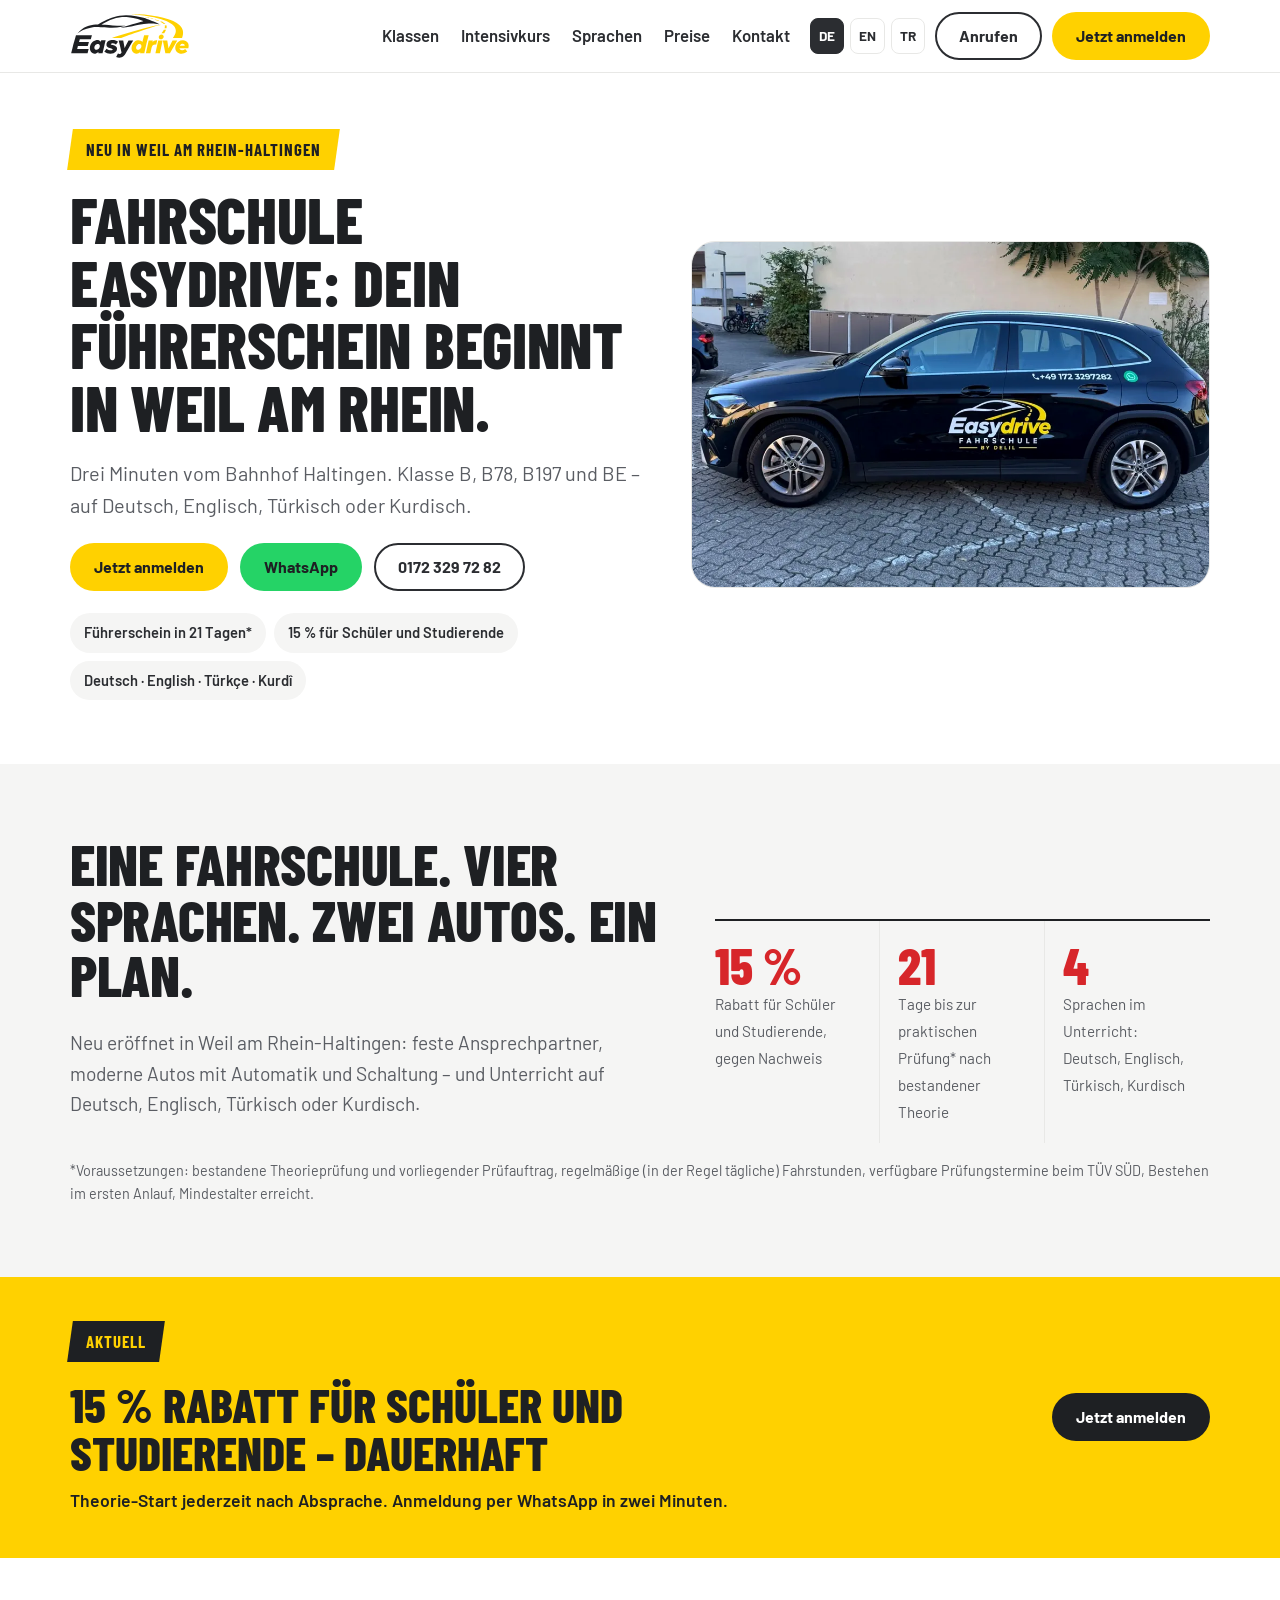
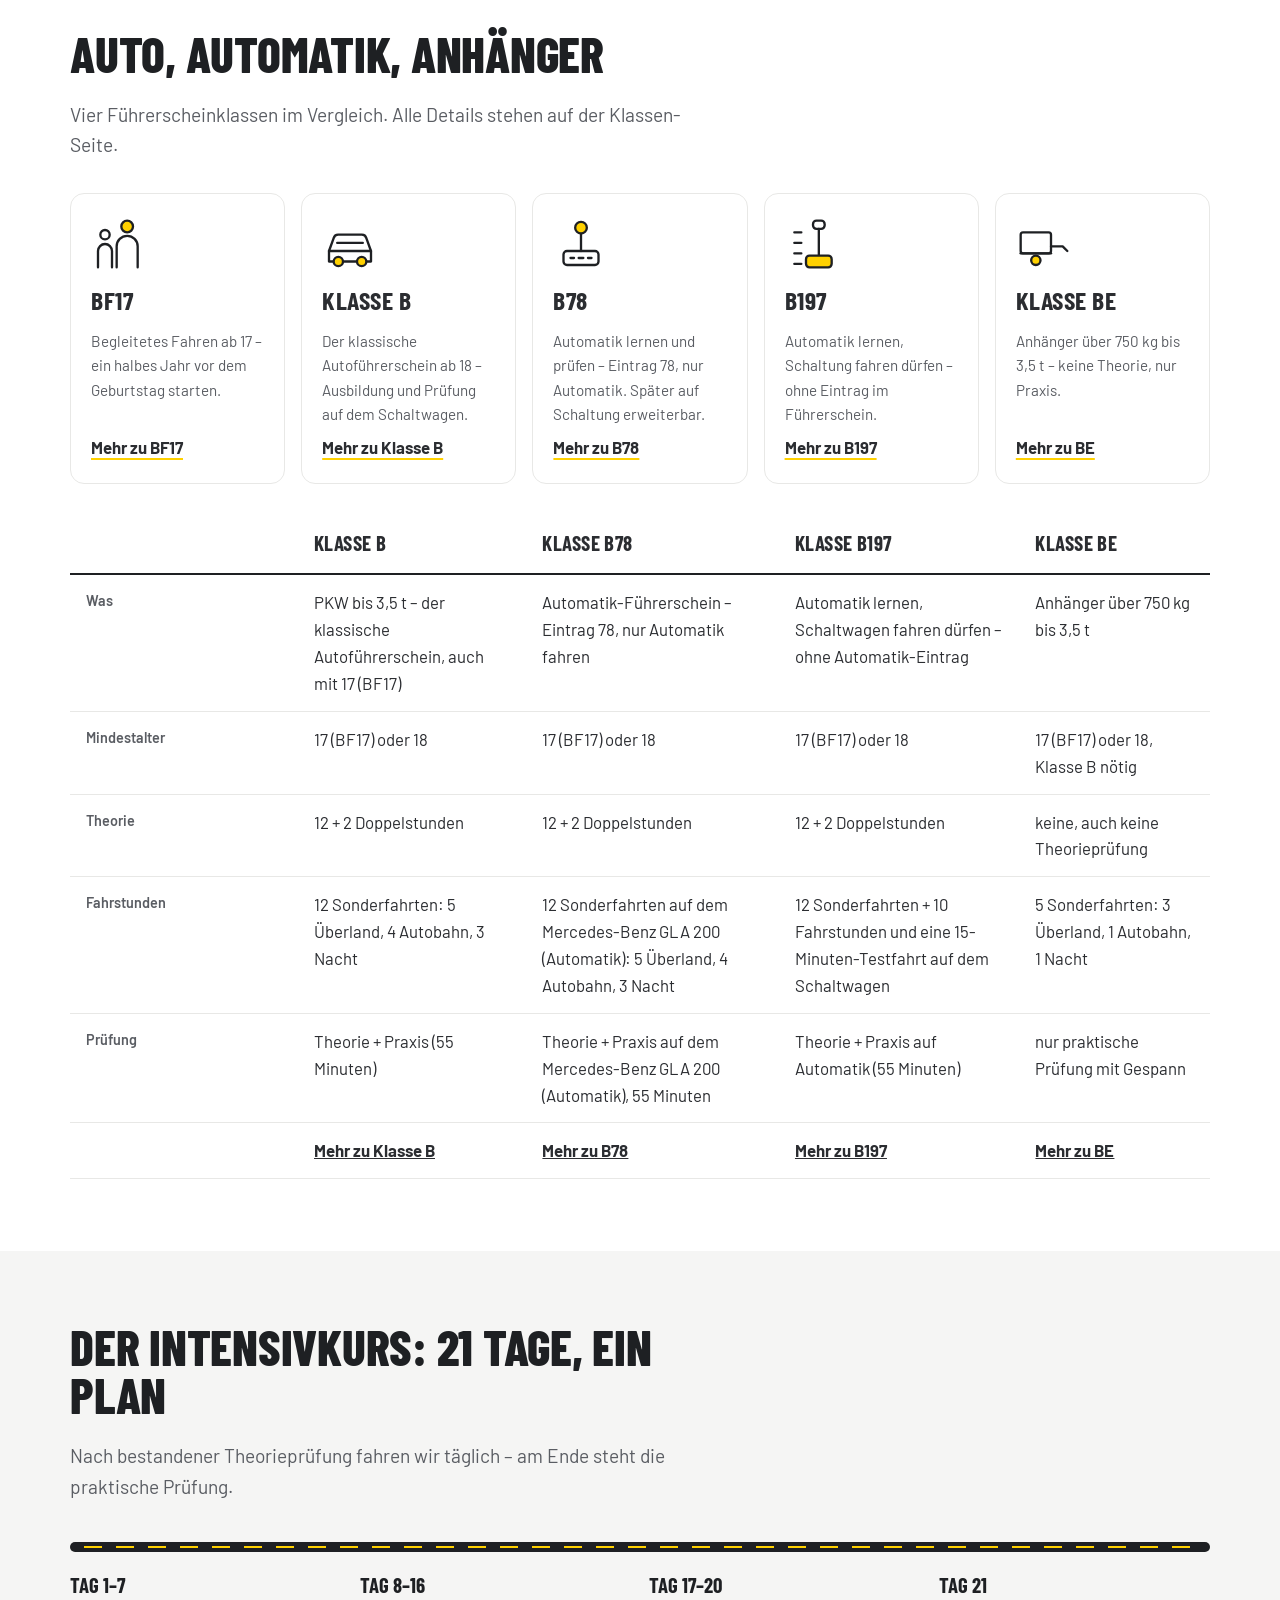
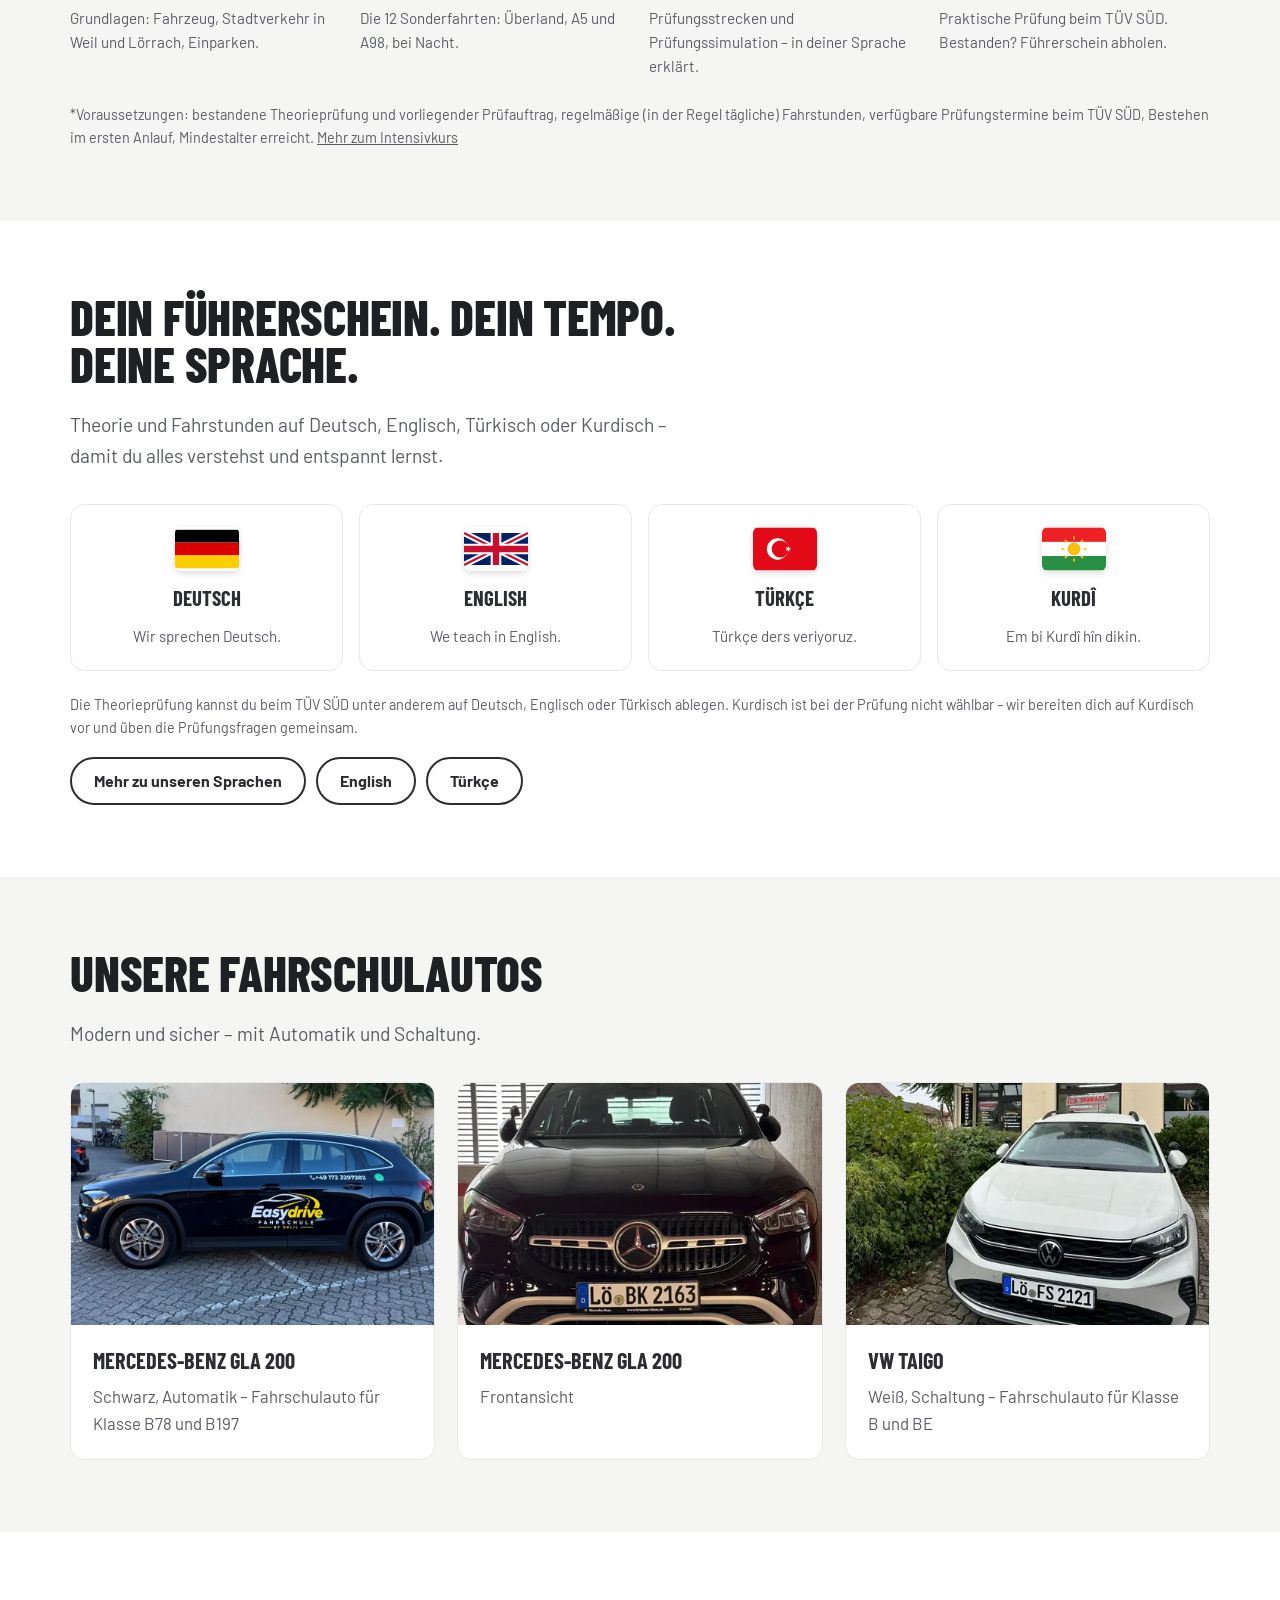
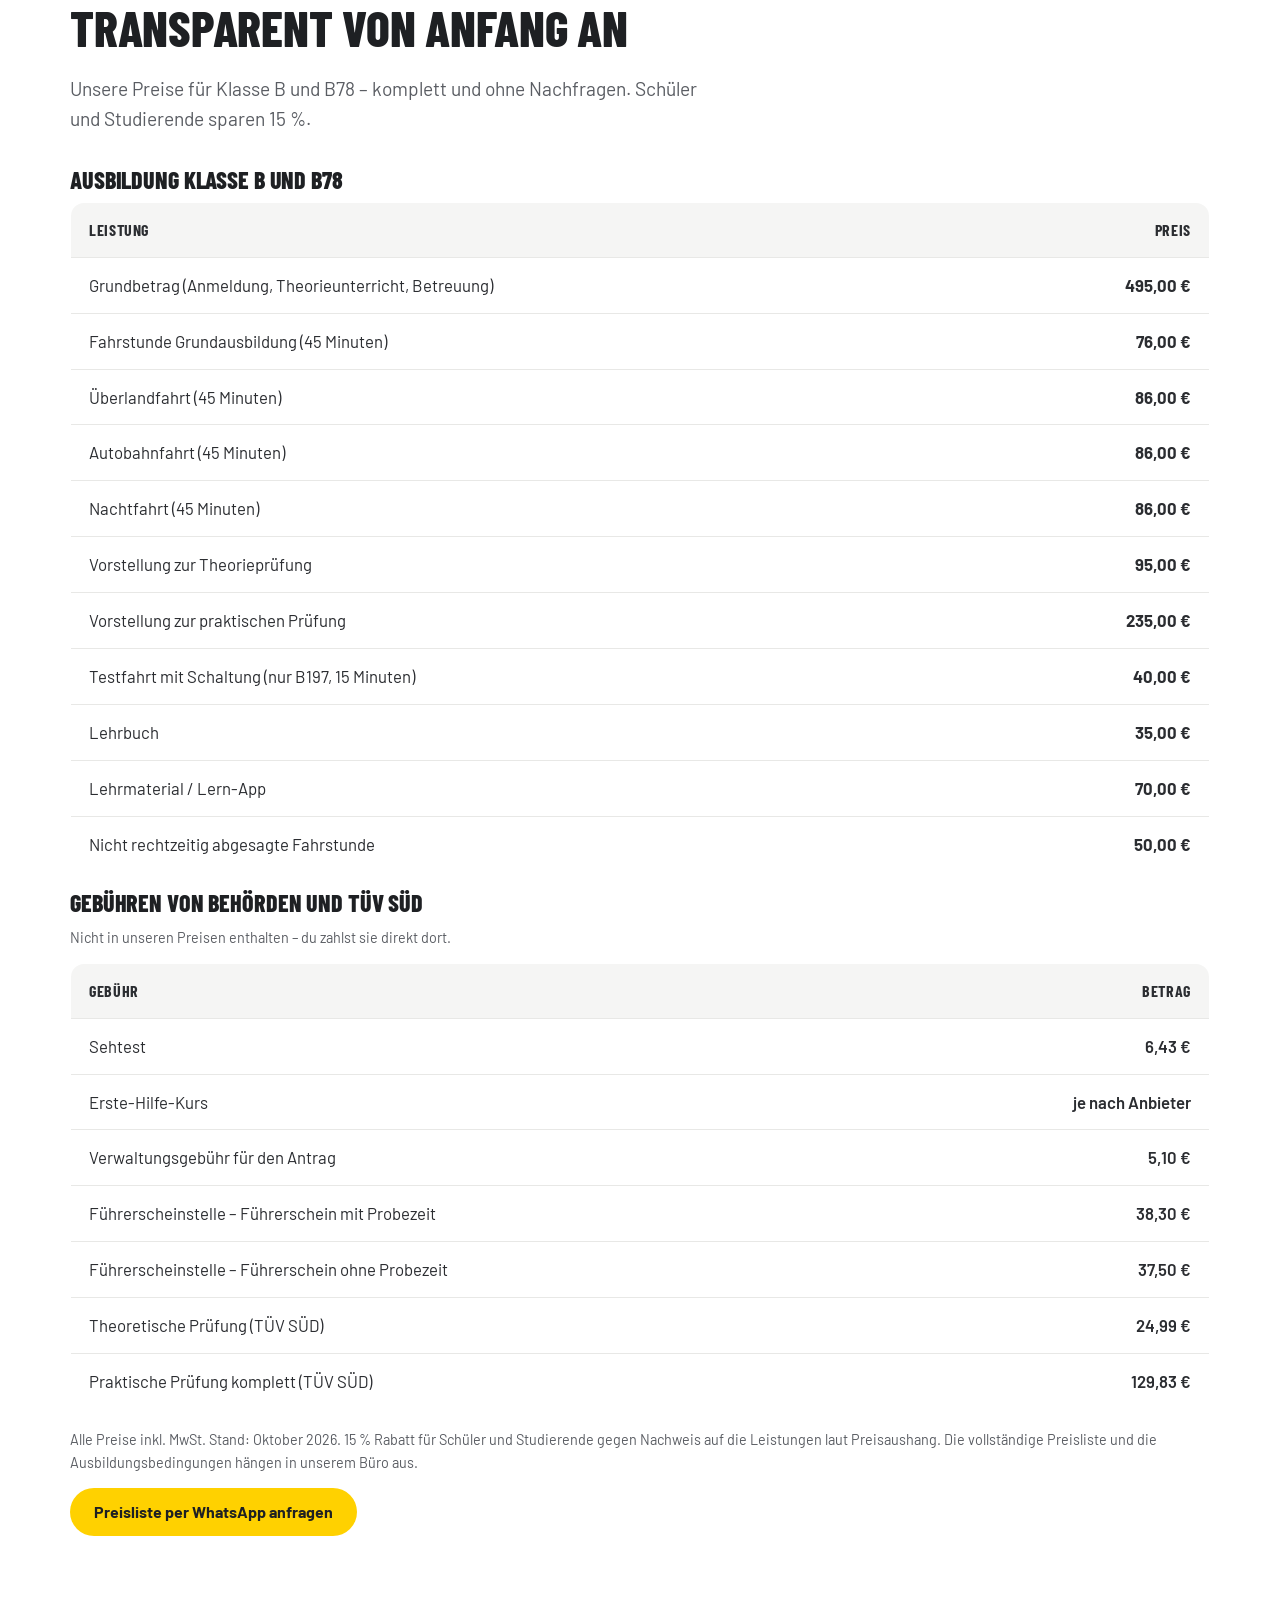
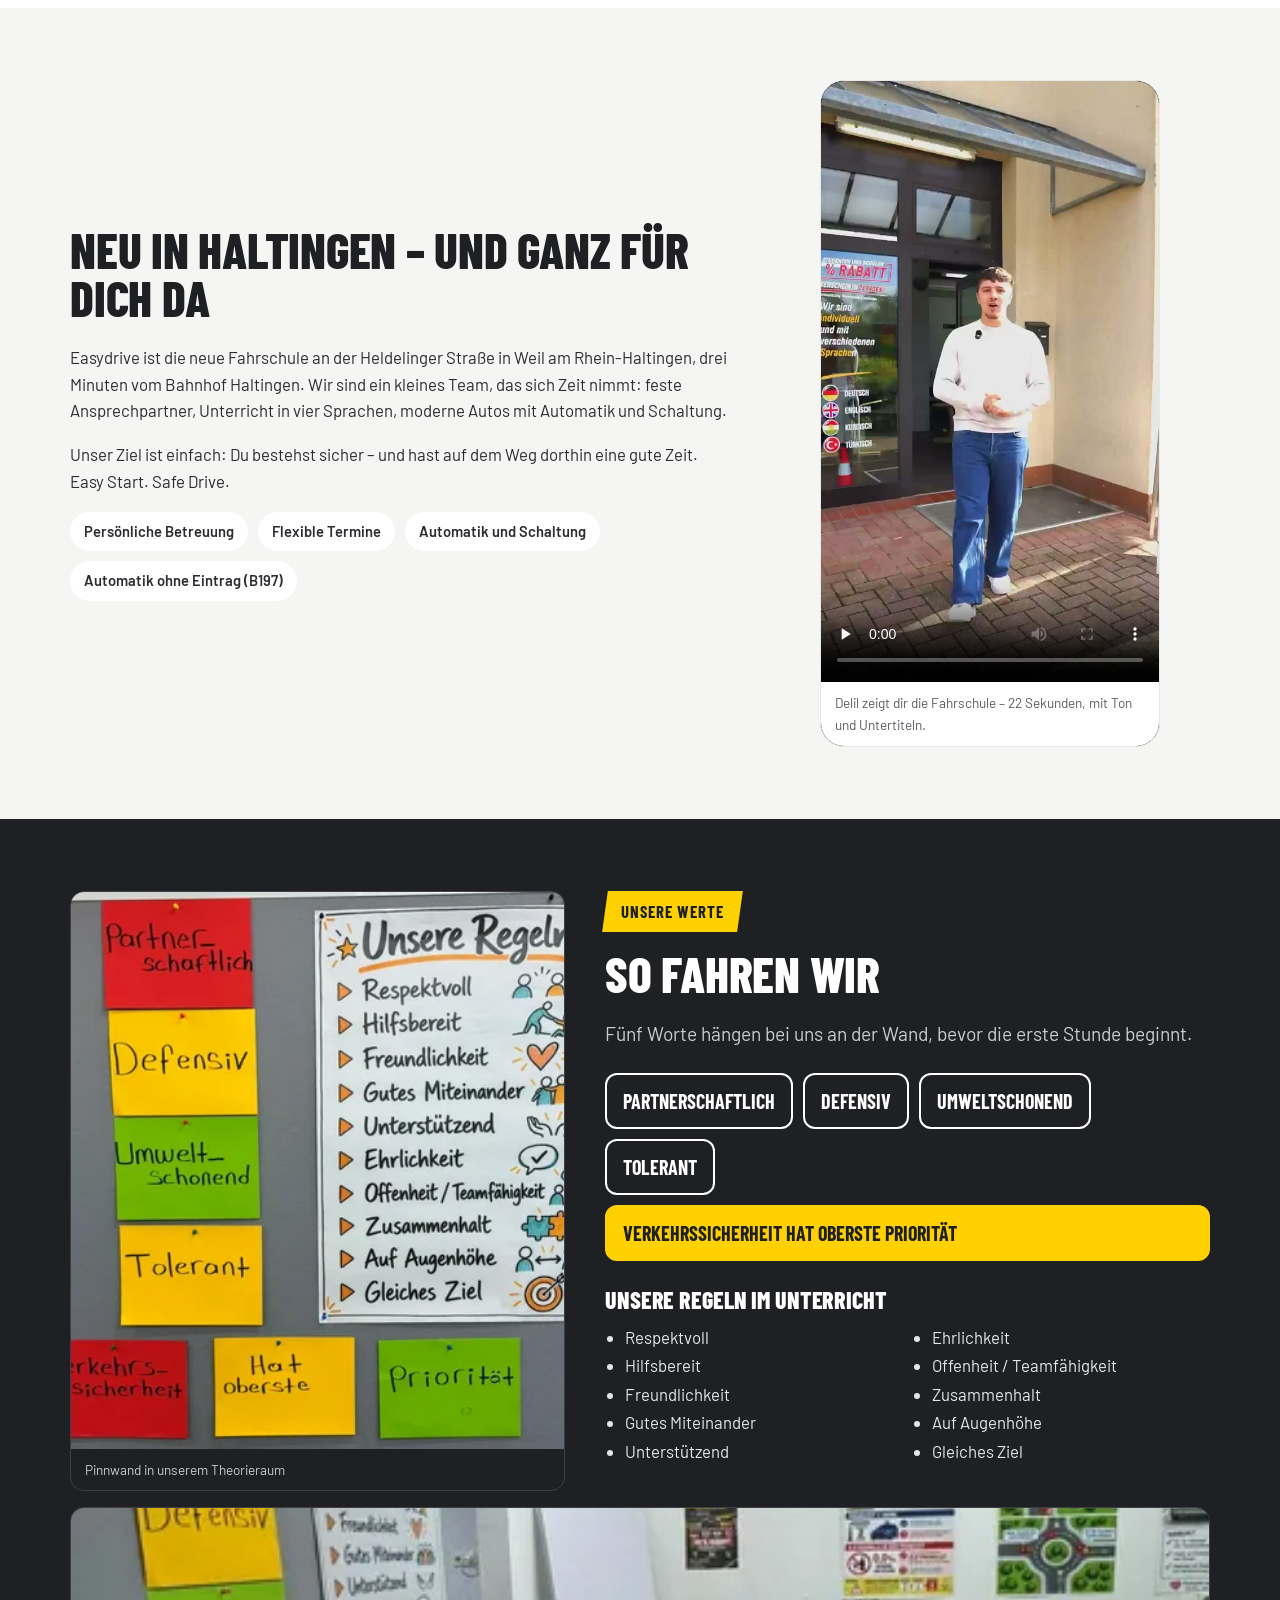
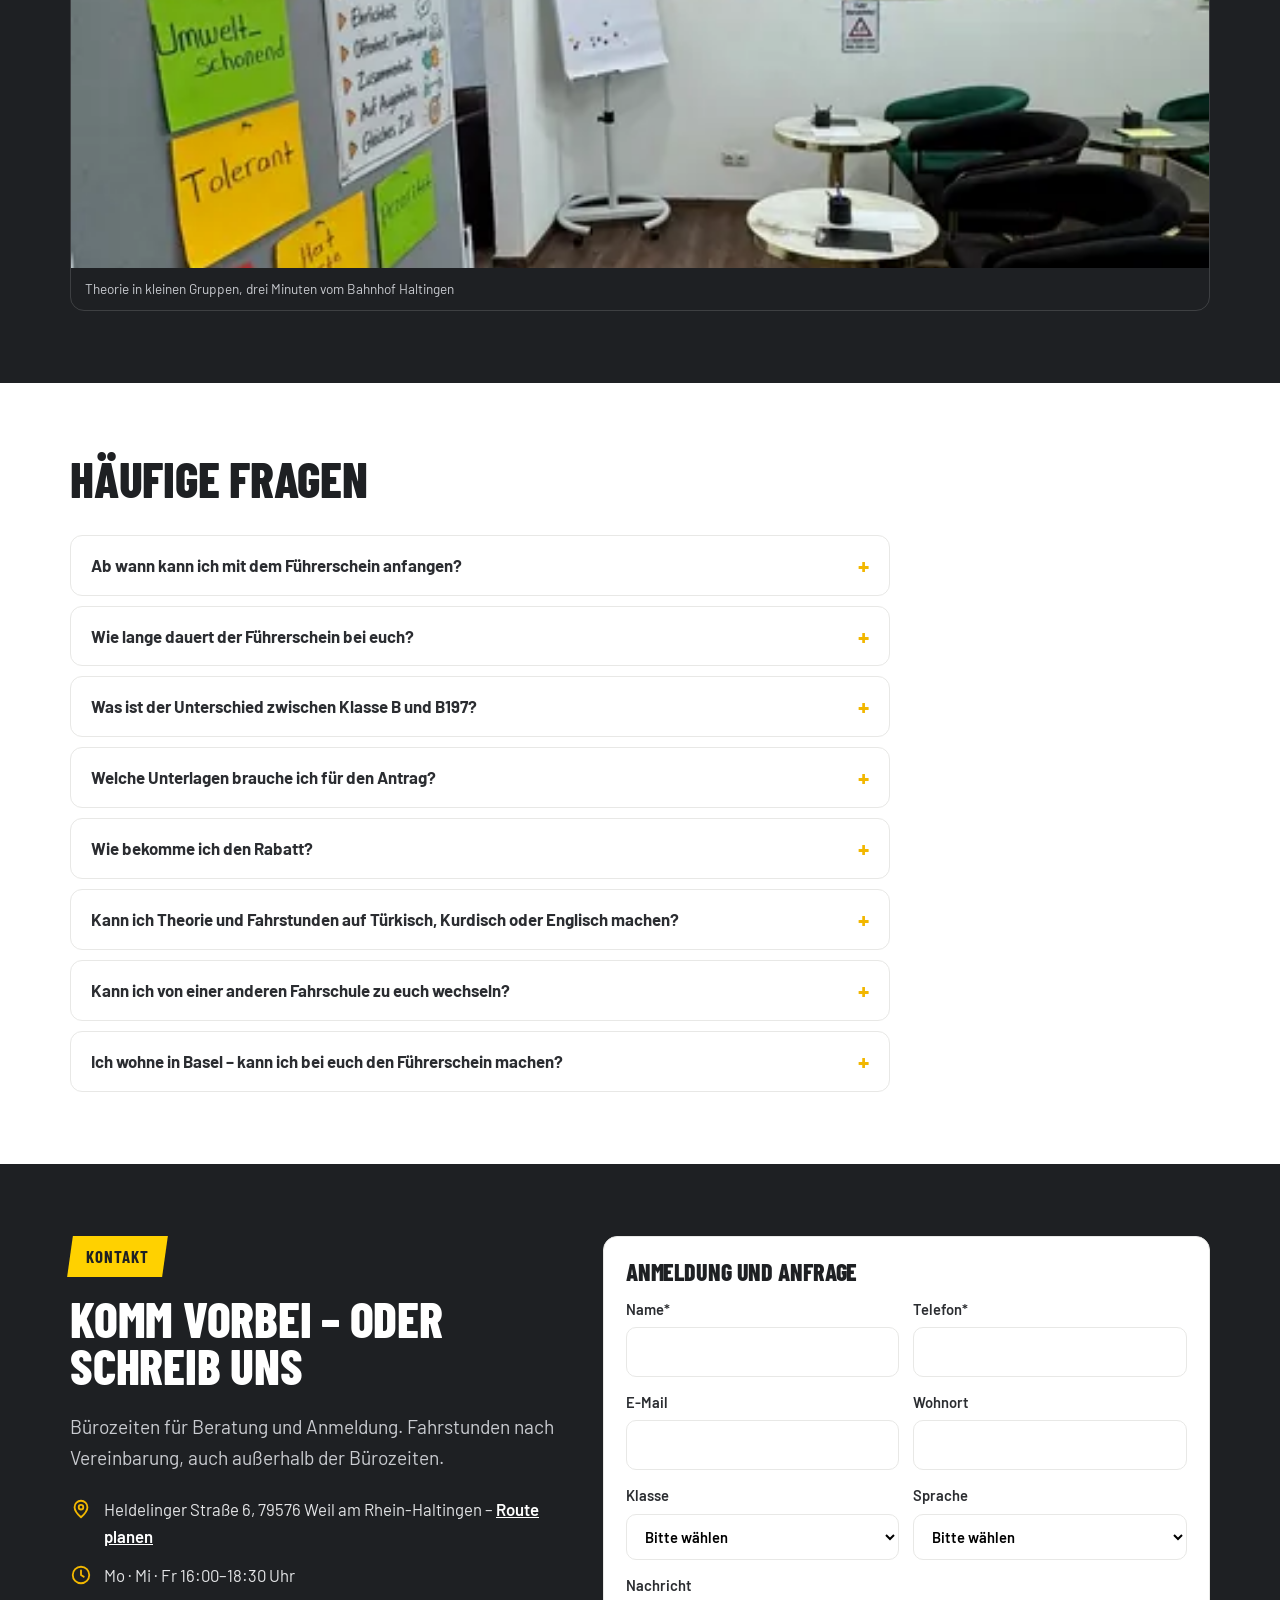
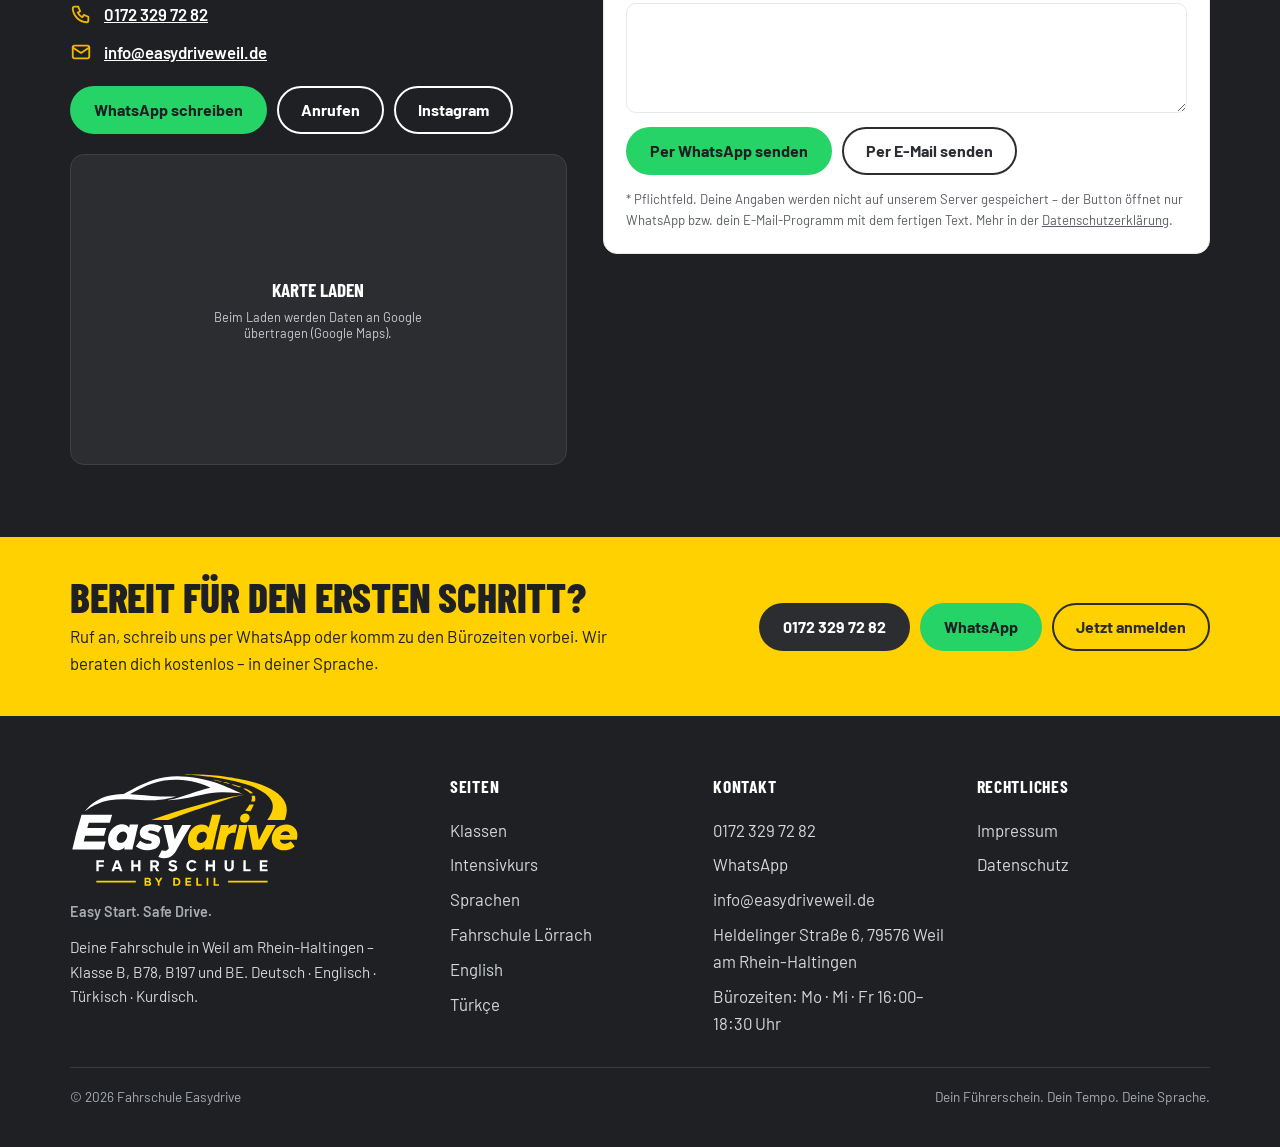
<file: index.html>
<!doctype html>
<html lang="de">
<head>
<meta charset="utf-8">
<meta name="viewport" content="width=device-width, initial-scale=1">
<title>Fahrschule Weil am Rhein – Easydrive · Führerschein in 21 Tagen*</title>
<meta name="description" content="Fahrschule in Weil am Rhein-Haltingen: Klasse B, B78 Automatik, B197, BE. Deutsch, Englisch, Türkisch, Kurdisch. 15 % Rabatt für Schüler & Studenten.">
<meta name="robots" content="noindex,nofollow">
<meta name="theme-color" content="#FFD100">
<link rel="canonical" href="https://www.easydriveweil.de/">
<link rel="alternate" hreflang="de" href="https://www.easydriveweil.de/"><link rel="alternate" hreflang="en" href="https://www.easydriveweil.de/en/"><link rel="alternate" hreflang="tr" href="https://www.easydriveweil.de/tr/"><link rel="alternate" hreflang="x-default" href="https://www.easydriveweil.de/">
<link rel="icon" href="assets/img/favicon.svg" type="image/svg+xml">
<link rel="apple-touch-icon" href="assets/img/apple-touch-icon.png">
<link rel="preload" href="assets/fonts/barlow-condensed-800-latin.woff2" as="font" type="font/woff2" crossorigin>
<link rel="preload" href="assets/fonts/barlow-400-latin.woff2" as="font" type="font/woff2" crossorigin>
<link rel="stylesheet" href="assets/css/styles.css?v=f4b23831">
<meta property="og:type" content="website">
<meta property="og:site_name" content="Fahrschule Easydrive">
<meta property="og:title" content="Fahrschule Weil am Rhein – Easydrive · Führerschein in 21 Tagen*">
<meta property="og:description" content="Fahrschule in Weil am Rhein-Haltingen: Klasse B, B78 Automatik, B197, BE. Deutsch, Englisch, Türkisch, Kurdisch. 15 % Rabatt für Schüler & Studenten.">
<meta property="og:url" content="https://www.easydriveweil.de/">
<meta property="og:image" content="https://www.easydriveweil.de/assets/img/og.png">
<meta property="og:image:width" content="1200">
<meta property="og:image:height" content="630">
<meta property="og:locale" content="de_DE">
<meta name="twitter:card" content="summary_large_image">
<script type="application/ld+json">{"@context":"https://schema.org","@graph":[{"@type":["LocalBusiness","EducationalOrganization"],"@id":"https://www.easydriveweil.de/#business","name":"Fahrschule Easydrive","alternateName":"Fahrschule Easydrive Weil am Rhein","url":"https://www.easydriveweil.de/","image":"https://www.easydriveweil.de/assets/img/og.png","logo":"https://www.easydriveweil.de/assets/img/logo-full-light.svg","telephone":"+491723297282","email":"info@easydriveweil.de","priceRange":"€€","address":{"@type":"PostalAddress","streetAddress":"Heldelinger Straße 6","postalCode":"79576","addressLocality":"Weil am Rhein","addressRegion":"Baden-Württemberg","addressCountry":"DE"},"geo":{"@type":"GeoCoordinates","latitude":"47.6133","longitude":"7.6098"},"openingHoursSpecification":[{"@type":"OpeningHoursSpecification","dayOfWeek":["Monday","Wednesday","Friday"],"opens":"16:00","closes":"18:30"}],"knowsLanguage":["de","en","tr","ku"],"areaServed":["Weil am Rhein","Haltingen","Friedlingen","Lörrach","Binzen","Eimeldingen","Efringen-Kirchen","Grenzach-Wyhlen","Rheinfelden (Baden)","Dreiländereck"],"hasOfferCatalog":{"@type":"OfferCatalog","name":"Führerscheinklassen","itemListElement":[{"@type":"Offer","itemOffered":{"@type":"Service","name":"Führerschein Klasse B (PKW, auch BF17)","url":"https://www.easydriveweil.de/fuehrerscheinklassen/#b"}},{"@type":"Offer","itemOffered":{"@type":"Service","name":"Führerschein Klasse B78 (Automatik)","url":"https://www.easydriveweil.de/fuehrerscheinklassen/#b78"}},{"@type":"Offer","itemOffered":{"@type":"Service","name":"Führerschein Klasse B197 (Automatik mit Schaltkompetenz)","url":"https://www.easydriveweil.de/fuehrerscheinklassen/#b197"}},{"@type":"Offer","itemOffered":{"@type":"Service","name":"Führerschein Klasse BE (Anhänger)","url":"https://www.easydriveweil.de/fuehrerscheinklassen/#be"}},{"@type":"Offer","itemOffered":{"@type":"Service","name":"Intensivkurs – Führerschein in 21 Tagen","url":"https://www.easydriveweil.de/intensivkurs/"}}]}}]}</script>
</head>

<body data-page="home" data-promo-until="2026-11-05">
<a class="skip" href="#main">Zum Inhalt springen</a>
<header class="nav" id="nav">
  <div class="wrap nav__inner">
    <a class="brand" href="" aria-label="Fahrschule Easydrive – Startseite">
      <img class="brand__logo" src="assets/img/logo-wordmark.svg" width="1228" height="472" alt="">
    </a>
    <button class="nav__toggle" id="navToggle" type="button" aria-expanded="false" aria-controls="navLinks" aria-label="Menü"><span></span><span></span><span></span></button>
    <nav class="nav__links" id="navLinks" aria-label="Menü">
      <a href="fuehrerscheinklassen/">Klassen</a>
      <a href="intensivkurs/">Intensivkurs</a>
      <a href="sprachen/">Sprachen</a>
      <a href="#preise">Preise</a>
      <a href="#kontakt">Kontakt</a>
    </nav>
    <div class="nav__actions">
      <div class="nav__lang" aria-label="Sprache">
        <a href="" hreflang="de" aria-current="page">DE</a>
        <a href="en/" hreflang="en" >EN</a>
        <a href="tr/" hreflang="tr" >TR</a>
      </div>
      <a class="btn btn--ghost" href="tel:+491723297282">Anrufen</a>
      <a class="btn btn--primary" href="#anfrage">Jetzt anmelden</a>
    </div>
  </div>
</header>

<main id="main"><section class="hero" id="hero">
  <div class="wrap hero__grid">
    <div>
      <span class="tag"><span>Neu in Weil am Rhein-Haltingen</span></span>
      <h1 class="h1">Fahrschule Easydrive: Dein Führerschein beginnt in Weil am Rhein.</h1>
      <p class="lead">Drei Minuten vom Bahnhof Haltingen. Klasse B, B78, B197 und BE – auf Deutsch, Englisch, Türkisch oder Kurdisch.</p>
      <div class="hero__actions">
        <a class="btn btn--primary" href="#anfrage">Jetzt anmelden</a>
        <a class="btn btn--wa" href="https://wa.me/491723297282" target="_blank" rel="noopener">WhatsApp</a>
        <a class="btn btn--ghost" href="tel:+491723297282">0172 329 72 82</a>
      </div>
      <ul class="chips chips--list"><li>Führerschein in 21 Tagen*</li><li><span data-promo-launch>20 % Rabatt bis 5. November 2026</span><span data-promo-done hidden>15 % für Schüler und Studierende</span></li><li>Deutsch · English · Türkçe · Kurdî</li></ul>
    </div>
    <div class="hero__photo"><img src="assets/img/photos/car-side-960.webp" srcset="assets/img/photos/car-side-480.webp 480w, assets/img/photos/car-side-960.webp 960w, assets/img/photos/car-side-1440.webp 1440w" sizes="(max-width: 860px) 100vw, 520px" width="1440" height="960" decoding="async" fetchpriority="high" alt="Schwarzer Mercedes-Benz GLA 200 der Fahrschule Easydrive mit Beschriftung, Seitenansicht"></div>
  </div>
</section>

<section class="section section--grey" id="ueberblick">
  <div class="wrap state">
    <div>
      <h2 class="h2">Eine Fahrschule. Vier Sprachen. Zwei Autos. Ein Plan.</h2>
      <p class="lead">Neu eröffnet in Weil am Rhein-Haltingen: feste Ansprechpartner, moderne Autos mit Automatik und Schaltung – und Unterricht auf Deutsch, Englisch, Türkisch oder Kurdisch.</p>
    </div>
    <div class="numbers">
      <div><b><span data-promo-launch>20 %</span><span data-promo-done hidden>15 %</span></b><span><span data-promo-launch>Rabatt für alle Anmeldungen bis 5. November 2026</span><span data-promo-done hidden>Rabatt für Schüler und Studierende, gegen Nachweis</span></span></div>
      <div><b>21</b><span>Tage bis zur praktischen Prüfung* nach bestandener Theorie</span></div>
      <div><b>4</b><span>Sprachen im Unterricht: Deutsch, Englisch, Türkisch, Kurdisch</span></div>
    </div>
  </div>
  <div class="wrap"><p class="note" style="margin:16px 0 0">*Voraussetzungen: bestandene Theorieprüfung und vorliegender Prüfauftrag, regelmäßige (in der Regel tägliche) Fahrstunden, verfügbare Prüfungstermine beim TÜV SÜD, Bestehen im ersten Anlauf, Mindestalter erreicht.</p></div>
</section>

<section class="promo" id="aktuell">
  <div class="wrap promo__grid">
    <div>
      <span class="tag tag--dark"><span>Aktuell</span></span>
      <h2 class="promo__title"><span data-promo-launch>Neueröffnung: 20 % Rabatt für alle, die sich bis 5. November 2026 anmelden</span><span data-promo-done hidden>15 % Rabatt für Schüler und Studierende – dauerhaft</span></h2>
      <p class="promo__line"><span data-promo-launch>Danach gilt dauerhaft: 15 % für Schüler und Studierende gegen Nachweis. Theorie-Start jederzeit nach Absprache.</span><span data-promo-done hidden>Theorie-Start jederzeit nach Absprache. Anmeldung per WhatsApp in zwei Minuten.</span></p>
    </div>
    <a class="btn promo__btn" href="#anfrage">Jetzt anmelden</a>
  </div>
</section>

<section class="section" id="klassen">
  <div class="wrap">
    <div class="section__head">
      <h2 class="h2">Auto, Automatik, Anhänger</h2>
      <p class="lead">Vier Führerscheinklassen im Vergleich. Alle Details stehen auf der Klassen-Seite.</p>
    </div>
    <div class="classes">
      <article class="cls"><svg viewBox="0 0 48 48" aria-hidden="true"><circle class="y" cx="31" cy="9" r="5"/><circle cx="31" cy="9" r="5"/><path d="M22 44V26a9 9 0 0 1 18 0v18"/><circle cx="12" cy="16" r="4"/><path d="M6 44V30a6 6 0 0 1 12 0v14"/></svg><h3>BF17</h3><p>Begleitetes Fahren ab 17 – ein halbes Jahr vor dem Geburtstag starten.</p><a href="fuehrerscheinklassen/#b">Mehr zu BF17</a></article>
      <article class="cls"><svg viewBox="0 0 48 48" aria-hidden="true"><path d="M6 30l4-11a4 4 0 0 1 4-3h20a4 4 0 0 1 4 3l4 11v9H6z"/><path d="M6 30h36"/><circle class="y" cx="14" cy="39" r="4"/><circle cx="14" cy="39" r="4"/><circle class="y" cx="34" cy="39" r="4"/><circle cx="34" cy="39" r="4"/><path d="M13 23h22"/></svg><h3>Klasse B</h3><p>Der klassische Autoführerschein ab 18 – Ausbildung und Prüfung auf dem Schaltwagen.</p><a href="fuehrerscheinklassen/#b">Mehr zu Klasse B</a></article>
      <article class="cls"><svg viewBox="0 0 48 48" aria-hidden="true"><rect x="9" y="30" width="30" height="12" rx="3"/><path d="M24 30V13"/><circle class="y" cx="24" cy="10" r="5"/><circle cx="24" cy="10" r="5"/><path d="M15 36h3M22 36h4M30 36h3"/></svg><h3>B78</h3><p>Automatik lernen und prüfen – Eintrag 78, nur Automatik. Später auf Schaltung erweiterbar.</p><a href="fuehrerscheinklassen/#b78">Mehr zu B78</a></article>
      <article class="cls"><svg viewBox="0 0 48 48" aria-hidden="true"><rect x="24" y="4" width="10" height="7" rx="3"/><path d="M29 11v31"/><path d="M8 14h6M8 23h6M8 32h6M8 41h6"/><rect class="y" x="18" y="34" width="22" height="10" rx="3"/><rect x="18" y="34" width="22" height="10" rx="3"/></svg><h3>B197</h3><p>Automatik lernen, Schaltung fahren dürfen – ohne Eintrag im Führerschein.</p><a href="fuehrerscheinklassen/#b197">Mehr zu B197</a></article>
      <article class="cls"><svg viewBox="0 0 48 48" aria-hidden="true"><rect x="4" y="14" width="26" height="18" rx="2"/><path d="M30 26h10l4 4"/><circle class="y" cx="17" cy="38" r="4"/><circle cx="17" cy="38" r="4"/><path d="M4 32h26"/></svg><h3>Klasse BE</h3><p>Anhänger über 750 kg bis 3,5 t – keine Theorie, nur Praxis.</p><a href="fuehrerscheinklassen/#be">Mehr zu BE</a></article>
    </div>
    <table class="compare">
      <thead><tr><th scope="col"><span class="sr-only">Merkmal</span></th><th scope="col">Klasse B</th><th scope="col">Klasse B78</th><th scope="col">Klasse B197</th><th scope="col">Klasse BE</th></tr></thead>
      <tbody>
        <tr><td>Was</td><td>PKW bis 3,5 t – der klassische Autoführerschein, auch mit 17 (BF17)</td><td>Automatik-Führerschein – Eintrag 78, nur Automatik fahren</td><td>Automatik lernen, Schaltwagen fahren dürfen – ohne Automatik-Eintrag</td><td>Anhänger über 750 kg bis 3,5 t</td></tr>
        <tr><td>Mindestalter</td><td>17 (BF17) oder 18</td><td>17 (BF17) oder 18</td><td>17 (BF17) oder 18</td><td>17 (BF17) oder 18, Klasse B nötig</td></tr>
        <tr><td>Theorie</td><td>12 + 2 Doppelstunden</td><td>12 + 2 Doppelstunden</td><td>12 + 2 Doppelstunden</td><td>keine, auch keine Theorieprüfung</td></tr>
        <tr><td>Fahrstunden</td><td>12 Sonderfahrten: 5 Überland, 4 Autobahn, 3 Nacht</td><td>12 Sonderfahrten auf dem Mercedes-Benz GLA 200 (Automatik): 5 Überland, 4 Autobahn, 3 Nacht</td><td>12 Sonderfahrten + 10 Fahrstunden und eine 15-Minuten-Testfahrt auf dem Schaltwagen</td><td>5 Sonderfahrten: 3 Überland, 1 Autobahn, 1 Nacht</td></tr>
        <tr><td>Prüfung</td><td>Theorie + Praxis (55 Minuten)</td><td>Theorie + Praxis auf dem Mercedes-Benz GLA 200 (Automatik), 55 Minuten</td><td>Theorie + Praxis auf Automatik (55 Minuten)</td><td>nur praktische Prüfung mit Gespann</td></tr>
        <tr><td></td><td><a href="fuehrerscheinklassen/#b">Mehr zu Klasse B</a></td><td><a href="fuehrerscheinklassen/#b78">Mehr zu B78</a></td><td><a href="fuehrerscheinklassen/#b197">Mehr zu B197</a></td><td><a href="fuehrerscheinklassen/#be">Mehr zu BE</a></td></tr>
      </tbody>
    </table>
  </div>
</section>

<section class="section section--grey" id="intensiv">
  <div class="wrap">
    <div class="section__head">
      <h2 class="h2">Der Intensivkurs: 21 Tage, ein Plan</h2>
      <p class="lead">Nach bestandener Theorieprüfung fahren wir täglich – am Ende steht die praktische Prüfung.</p>
    </div>
    <div class="road">
      <div><b>Tag 1–7</b><p>Grundlagen: Fahrzeug, Stadtverkehr in Weil und Lörrach, Einparken.</p></div>
      <div><b>Tag 8–16</b><p>Die 12 Sonderfahrten: Überland, A5 und A98, bei Nacht.</p></div>
      <div><b>Tag 17–20</b><p>Prüfungsstrecken und Prüfungssimulation – in deiner Sprache erklärt.</p></div>
      <div><b>Tag 21</b><p>Praktische Prüfung beim TÜV SÜD. Bestanden? Führerschein abholen.</p></div>
    </div>
    <p class="note" style="margin:24px 0 0">*Voraussetzungen: bestandene Theorieprüfung und vorliegender Prüfauftrag, regelmäßige (in der Regel tägliche) Fahrstunden, verfügbare Prüfungstermine beim TÜV SÜD, Bestehen im ersten Anlauf, Mindestalter erreicht. <a href="intensivkurs/">Mehr zum Intensivkurs</a></p>
  </div>
</section>

<section class="section" id="sprachen">
  <div class="wrap">
    <div class="section__head">
      <h2 class="h2">Dein Führerschein. Dein Tempo. Deine Sprache.</h2>
      <p class="lead">Theorie und Fahrstunden auf Deutsch, Englisch, Türkisch oder Kurdisch – damit du alles verstehst und entspannt lernst.</p>
    </div>
    <div class="lang">
      <div class="lang__item"><div class="lang__flag"><svg viewBox="0 0 5 3" aria-hidden="true"><rect width="5" height="1" fill="#000"/><rect y="1" width="5" height="1" fill="#D00"/><rect y="2" width="5" height="1" fill="#FFCE00"/></svg></div><span class="lang__name">Deutsch</span><p class="lang__say">Wir sprechen Deutsch.</p></div>
      <div class="lang__item"><div class="lang__flag"><svg viewBox="0 0 60 30" aria-hidden="true"><rect width="60" height="30" fill="#012169"/><path d="M0 0L60 30M60 0L0 30" stroke="#fff" stroke-width="6"/><path d="M0 0L60 30M60 0L0 30" stroke="#C8102E" stroke-width="2"/><path d="M30 0v30M0 15h60" stroke="#fff" stroke-width="10"/><path d="M30 0v30M0 15h60" stroke="#C8102E" stroke-width="6"/></svg></div><span class="lang__name">English</span><p class="lang__say" lang="en">We teach in English.</p></div>
      <div class="lang__item"><div class="lang__flag"><svg viewBox="0 0 60 40" aria-hidden="true"><rect width="60" height="40" fill="#E30A17"/><circle cx="23" cy="20" r="10" fill="#fff"/><circle cx="25.5" cy="20" r="8" fill="#E30A17"/><polygon points="36,20 30.5,21.8 33.9,17.1 33.9,22.9 30.5,18.2" fill="#fff"/></svg></div><span class="lang__name">Türkçe</span><p class="lang__say" lang="tr">Türkçe ders veriyoruz.</p></div>
      <div class="lang__item"><div class="lang__flag"><svg viewBox="0 0 60 40" aria-hidden="true"><rect width="60" height="13.4" fill="#ED2024"/><rect y="13.3" width="60" height="13.4" fill="#fff"/><rect y="26.6" width="60" height="13.4" fill="#278E43"/><circle cx="30" cy="20" r="6" fill="#FEBD11"/><g stroke="#FEBD11" stroke-width="1.6"><path d="M30 11v-3M30 29v3M21 20h-3M39 20h3M23.6 13.6l-2.1-2.1M36.4 26.4l2.1 2.1M23.6 26.4l-2.1 2.1M36.4 13.6l2.1-2.1"/></g></svg></div><span class="lang__name">Kurdî</span><p class="lang__say" lang="ku">Em bi Kurdî hîn dikin.</p></div>
    </div>
    <p class="note lang__note">Die Theorieprüfung kannst du beim TÜV SÜD unter anderem auf Deutsch, Englisch oder Türkisch ablegen. Kurdisch ist bei der Prüfung nicht wählbar – wir bereiten dich auf Kurdisch vor und üben die Prüfungsfragen gemeinsam.</p>
    <div class="chips">
      <a class="btn btn--ghost" href="sprachen/">Mehr zu unseren Sprachen</a>
      <a class="btn btn--ghost" href="en/" hreflang="en">English</a>
      <a class="btn btn--ghost" href="tr/" hreflang="tr">Türkçe</a>
    </div>
  </div>
</section>

<section class="section section--grey" id="fahrzeuge">
  <div class="wrap">
    <div class="section__head">
      <h2 class="h2">Unsere Fahrschulautos</h2>
      <p class="lead">Modern und sicher – mit Automatik und Schaltung.</p>
    </div>
    <div class="fleet">
      <div class="fleet__card">
        <div class="fleet__img"><img src="assets/img/photos/car-side-960.webp"
          srcset="assets/img/photos/car-side-480.webp 480w, assets/img/photos/car-side-960.webp 960w, assets/img/photos/car-side-1440.webp 1440w"
          sizes="(max-width: 860px) 100vw, 560px" width="1440" height="960" loading="lazy" decoding="async"
          alt="Schwarzer Mercedes-Benz GLA 200 der Fahrschule Easydrive mit Beschriftung, Seitenansicht"></div>
        <div class="fleet__body"><h3>Mercedes-Benz GLA 200</h3><p>Schwarz, Automatik – Fahrschulauto für Klasse B78 und B197</p></div>
      </div>
      <div class="fleet__card">
        <div class="fleet__img"><img src="assets/img/photos/car-garage-960.webp"
          srcset="assets/img/photos/car-garage-480.webp 480w, assets/img/photos/car-garage-960.webp 960w, assets/img/photos/car-garage-1200.webp 1200w"
          sizes="(max-width: 760px) 100vw, 360px" width="1200" height="800" loading="lazy" decoding="async"
          alt="Schwarzer Mercedes-Benz GLA 200 von vorn in einer Garage"></div>
        <div class="fleet__body"><h3>Mercedes-Benz GLA 200</h3><p>Frontansicht</p></div>
      </div>
      <div class="fleet__card">
        <div class="fleet__img"><img src="assets/img/photos/car-taigo-960.webp"
          srcset="assets/img/photos/car-taigo-480.webp 480w, assets/img/photos/car-taigo-960.webp 960w, assets/img/photos/car-taigo-1200.webp 1200w"
          sizes="(max-width: 760px) 100vw, 360px" width="1200" height="800" loading="lazy" decoding="async"
          alt="Weißer VW Taigo vor der Fahrschule in Weil am Rhein-Haltingen"></div>
        <div class="fleet__body"><h3>VW Taigo</h3><p>Weiß, Schaltung – Fahrschulauto für Klasse B und BE</p></div>
      </div>
    </div>
  </div>
</section>

<section class="section" id="preise">
  <div class="wrap">
    <div class="section__head">
      <h2 class="h2">Transparent von Anfang an</h2>
      <p class="lead">Unsere Preise für Klasse B und B78 – komplett und ohne Nachfragen. <span data-promo-launch>Bis 5. November 2026 sparen alle Neuanmeldungen 20 %.</span><span data-promo-done hidden>Schüler und Studierende sparen 15 %.</span></p>
    </div>
    <h3 class="h3">Ausbildung Klasse B und B78</h3>
    <table class="prices">
      <thead><tr><th scope="col">Leistung</th><th scope="col">Preis</th></tr></thead>
      <tbody>
        <tr><td>Grundbetrag (Anmeldung, Theorieunterricht, Betreuung)</td><td>495,00 €</td></tr>
        <tr><td>Fahrstunde Grundausbildung (45 Minuten)</td><td>76,00 €</td></tr>
        <tr><td>Überlandfahrt (45 Minuten)</td><td>86,00 €</td></tr>
        <tr><td>Autobahnfahrt (45 Minuten)</td><td>86,00 €</td></tr>
        <tr><td>Nachtfahrt (45 Minuten)</td><td>86,00 €</td></tr>
        <tr><td>Vorstellung zur Theorieprüfung</td><td>95,00 €</td></tr>
        <tr><td>Vorstellung zur praktischen Prüfung</td><td>235,00 €</td></tr>
        <tr><td>Testfahrt mit Schaltung (nur B197, 15 Minuten)</td><td>40,00 €</td></tr>
        <tr><td>Lehrbuch</td><td>35,00 €</td></tr>
        <tr><td>Lehrmaterial / Lern-App</td><td>70,00 €</td></tr>
        <tr><td>Nicht rechtzeitig abgesagte Fahrstunde</td><td>50,00 €</td></tr>
      </tbody>
    </table>
    <h3 class="h3">Gebühren von Behörden und TÜV SÜD</h3>
    <p class="note">Nicht in unseren Preisen enthalten – du zahlst sie direkt dort.</p>
    <table class="prices prices--fees">
      <thead><tr><th scope="col">Gebühr</th><th scope="col">Betrag</th></tr></thead>
      <tbody>
        <tr><td>Sehtest</td><td>6,43 €</td></tr>
        <tr><td>Erste-Hilfe-Kurs</td><td>je nach Anbieter</td></tr>
        <tr><td>Verwaltungsgebühr für den Antrag</td><td>5,10 €</td></tr>
        <tr><td>Führerscheinstelle – Führerschein mit Probezeit</td><td>38,30 €</td></tr>
        <tr><td>Führerscheinstelle – Führerschein ohne Probezeit</td><td>37,50 €</td></tr>
        <tr><td>Theoretische Prüfung (TÜV SÜD)</td><td>24,99 €</td></tr>
        <tr><td>Praktische Prüfung komplett (TÜV SÜD)</td><td>129,83 €</td></tr>
      </tbody>
    </table>
    <p class="note">Alle Preise inkl. MwSt. Stand: Oktober 2026. <span data-promo-launch>Neueröffnung: 20 % Rabatt auf die Leistungen laut Preisaushang für alle, die sich bis 5. November 2026 anmelden; danach dauerhaft 15 % für Schüler und Studierende gegen Nachweis.</span><span data-promo-done hidden>15 % Rabatt für Schüler und Studierende gegen Nachweis auf die Leistungen laut Preisaushang.</span> Die vollständige Preisliste und die Ausbildungsbedingungen hängen in unserem Büro aus.</p>
    <a class="btn btn--primary" href="https://wa.me/491723297282?text=Hallo%2C%20ich%20h%C3%A4tte%20gern%20die%20Preisliste%20der%20Fahrschule%20Easy%20Drive." target="_blank" rel="noopener">Preisliste per WhatsApp anfragen</a>
  </div>
</section>

<section class="section section--grey" id="ueber-uns">
  <div class="wrap about">
    <div>
      <h2 class="h2">Neu in Haltingen – und ganz für dich da</h2>
      <p>Easydrive ist die neue Fahrschule an der Heldelinger Straße in Weil am Rhein-Haltingen, drei Minuten vom Bahnhof Haltingen. Wir sind ein kleines Team, das sich Zeit nimmt: feste Ansprechpartner, Unterricht in vier Sprachen, moderne Autos mit Automatik und Schaltung.</p>
      <p>Unser Ziel ist einfach: Du bestehst sicher – und hast auf dem Weg dorthin eine gute Zeit. Easy Start. Safe Drive.</p>
      <div class="chips"><span class="chip">Persönliche Betreuung</span><span class="chip">Flexible Termine</span><span class="chip">Automatik und Schaltung</span><span class="chip">Automatik ohne Eintrag (B197)</span></div>
    </div>
    <figure class="about__video">
      <video controls playsinline preload="none" width="576" height="1024" poster="assets/video/einblick-poster.jpg" aria-label="Video: Delil zeigt dir die Fahrschule Easydrive">
        <source src="assets/video/einblick.mp4" type="video/mp4">
    <track kind="captions" src="assets/video/einblick.de.vtt" srclang="de" label="Deutsch" default>
    <track kind="captions" src="assets/video/einblick.en.vtt" srclang="en" label="English">
    <track kind="captions" src="assets/video/einblick.tr.vtt" srclang="tr" label="Türkçe">
        Dein Browser kann das Video nicht abspielen.
      </video>
      <figcaption>Delil zeigt dir die Fahrschule – 22 Sekunden, mit Ton und Untertiteln.</figcaption>
    </figure>
  </div>
</section>

<section class="section section--dark" id="werte">
  <div class="wrap values">
    <figure class="values__photo">
      <img src="assets/img/photos/pinboard-960.webp"
        srcset="assets/img/photos/pinboard-480.webp 480w, assets/img/photos/pinboard-960.webp 960w, assets/img/photos/pinboard-1440.webp 1440w"
        sizes="(max-width: 860px) 100vw, 480px" width="1440" height="1290" loading="lazy" decoding="async"
        alt="Pinnwand im Theorieraum: unsere Regeln und Werte – partnerschaftlich, defensiv, umweltschonend, tolerant, Verkehrssicherheit hat oberste Priorität">
      <figcaption>Pinnwand in unserem Theorieraum</figcaption>
    </figure>
    <figure class="values__room">
      <img src="assets/img/photos/classroom-960.webp"
        srcset="assets/img/photos/classroom-480.webp 480w, assets/img/photos/classroom-960.webp 960w, assets/img/photos/classroom-1440.webp 1440w"
        sizes="(max-width: 860px) 100vw, 480px" width="1440" height="1080" loading="lazy" decoding="async"
        alt="Theorieraum der Fahrschule Easydrive mit Tischen, Flipchart und Lehrpostern">
      <figcaption>Theorie in kleinen Gruppen, drei Minuten vom Bahnhof Haltingen</figcaption>
    </figure>
    <div class="values__text">
      <span class="tag"><span>Unsere Werte</span></span>
      <h2 class="h2">So fahren wir</h2>
      <p class="lead">Fünf Worte hängen bei uns an der Wand, bevor die erste Stunde beginnt.</p>
      <ul class="values__list">
        <li>Partnerschaftlich</li><li>Defensiv</li><li>Umweltschonend</li><li>Tolerant</li>
        <li class="values__prio">Verkehrssicherheit hat oberste Priorität</li>
      </ul>
      <h3 class="h3">Unsere Regeln im Unterricht</h3>
<ul class="values__rules">
        <li>Respektvoll</li><li>Hilfsbereit</li><li>Freundlichkeit</li><li>Gutes Miteinander</li><li>Unterstützend</li>
        <li>Ehrlichkeit</li><li>Offenheit / Teamfähigkeit</li><li>Zusammenhalt</li><li>Auf Augenhöhe</li><li>Gleiches Ziel</li>
      </ul>
    </div>
  </div>
</section>

<section class="section" id="faq">
  <div class="wrap">
    <div class="section__head">
      <h2 class="h2">Häufige Fragen</h2>
    </div>
    <div class="faq">
      <details><summary>Ab wann kann ich mit dem Führerschein anfangen?</summary><p>Mit der Ausbildung für Klasse B kannst du ein halbes Jahr vor deinem 17. Geburtstag beginnen (Begleitetes Fahren ab 17, BF17) oder mit 17½ für den Führerschein ab 18. Die Theorieprüfung ist frühestens drei Monate, die praktische Prüfung frühestens einen Monat vor dem Geburtstag möglich.</p></details>
      <details><summary>Wie lange dauert der Führerschein bei euch?</summary><p>Das hängt von deiner Zeit ab. Im normalen Tempo rechne mit drei bis fünf Monaten. Mit unserem Intensivkurs schaffst du Praxis und Prüfung in 21 Tagen – Voraussetzung ist die bestandene Theorieprüfung.</p></details>
      <details><summary>Was ist der Unterschied zwischen Klasse B und B197?</summary><p>Bei B197 lernst du auf dem Automatik-Auto und machst auch die Prüfung auf Automatik. Zusätzlich fährst du mindestens zehn Fahrstunden auf dem Schaltwagen und zum Abschluss eine 15-minütige Testfahrt mit deinem Fahrlehrer. Dafür bekommst du keinen Automatik-Eintrag (Schlüsselzahl 78) und darfst beides fahren.</p></details>
      <details><summary>Welche Unterlagen brauche ich für den Antrag?</summary><p>Personalausweis oder Reisepass, ein biometrisches Passbild, einen Sehtest (maximal zwei Jahre alt), den Nachweis über den Erste-Hilfe-Kurs (9 Unterrichtseinheiten) und die Anmeldebestätigung der Fahrschule. Für BF17 zusätzlich die Angaben zu deinen Begleitpersonen. Die Führerscheinstelle des Landratsamts Lörrach vergibt Termine online.</p></details>
      <details><summary>Wie bekomme ich den Rabatt?</summary><p><span data-promo-launch>Bis 5. November 2026 bekommt jede Neuanmeldung 20 % Rabatt auf die Leistungen laut Preisaushang – ohne Nachweis. Danach gilt dauerhaft: 15 % für Schüler und Studierende; zeig uns bei der Anmeldung einfach deinen Schüler- oder Studierendenausweis.</span><span data-promo-done hidden>15 % Rabatt für Schüler und Studierende: Zeig uns bei der Anmeldung deinen gültigen Schüler- oder Studierendenausweis. Der Rabatt gilt auf die Leistungen laut Preisaushang; alle Details besprechen wir im kostenlosen Beratungsgespräch.</span></p></details>
      <details><summary>Kann ich Theorie und Fahrstunden auf Türkisch, Kurdisch oder Englisch machen?</summary><p>Ja. Unser Team unterrichtet auf Deutsch, Englisch, Türkisch und Kurdisch. Die Theorieprüfung kannst du unter anderem auf Deutsch, Englisch oder Türkisch ablegen; Kurdisch ist bei der Prüfung nicht wählbar, wir bereiten dich aber auf Kurdisch vor.</p></details>
      <details><summary>Kann ich von einer anderen Fahrschule zu euch wechseln?</summary><p>Ja, jederzeit. Du brauchst nur die Ausbildungsbescheinigung deiner bisherigen Fahrschule. Bereits absolvierte Theorie- und Fahrstunden werden angerechnet.</p></details>
      <details><summary>Ich wohne in Basel – kann ich bei euch den Führerschein machen?</summary><p>Den deutschen Führerschein bekommst du nur mit ordentlichem Wohnsitz in Deutschland (mindestens 185 Tage im Jahr). Wenn du in Weil am Rhein, Lörrach oder Umgebung wohnst und in Basel arbeitest oder studierst, bist du bei uns richtig.</p></details>
    </div>
  </div>
  <script type="application/ld+json">{"@context":"https://schema.org","@type":"FAQPage","mainEntity":[{"@type":"Question","name":"Ab wann kann ich mit dem Führerschein anfangen?","acceptedAnswer":{"@type":"Answer","text":"Mit der Ausbildung für Klasse B kannst du ein halbes Jahr vor deinem 17. Geburtstag beginnen (Begleitetes Fahren ab 17, BF17) oder mit 17½ für den Führerschein ab 18. Die Theorieprüfung ist frühestens drei Monate, die praktische Prüfung frühestens einen Monat vor dem Geburtstag möglich."}},{"@type":"Question","name":"Wie lange dauert der Führerschein bei euch?","acceptedAnswer":{"@type":"Answer","text":"Das hängt von deiner Zeit ab. Im normalen Tempo rechne mit drei bis fünf Monaten. Mit unserem Intensivkurs schaffst du Praxis und Prüfung in 21 Tagen – Voraussetzung ist die bestandene Theorieprüfung."}},{"@type":"Question","name":"Was ist der Unterschied zwischen Klasse B und B197?","acceptedAnswer":{"@type":"Answer","text":"Bei B197 lernst du auf dem Automatik-Auto und machst auch die Prüfung auf Automatik. Zusätzlich fährst du mindestens zehn Fahrstunden auf dem Schaltwagen und zum Abschluss eine 15-minütige Testfahrt mit deinem Fahrlehrer. Dafür bekommst du keinen Automatik-Eintrag (Schlüsselzahl 78) und darfst beides fahren."}},{"@type":"Question","name":"Welche Unterlagen brauche ich für den Antrag?","acceptedAnswer":{"@type":"Answer","text":"Personalausweis oder Reisepass, ein biometrisches Passbild, einen Sehtest (maximal zwei Jahre alt), den Nachweis über den Erste-Hilfe-Kurs (9 Unterrichtseinheiten) und die Anmeldebestätigung der Fahrschule. Für BF17 zusätzlich die Angaben zu deinen Begleitpersonen. Die Führerscheinstelle des Landratsamts Lörrach vergibt Termine online."}},{"@type":"Question","name":"Wie bekomme ich den Rabatt?","acceptedAnswer":{"@type":"Answer","text":"Bis 5. November 2026 bekommt jede Neuanmeldung 20 % Rabatt auf die Leistungen laut Preisaushang – ohne Nachweis. Danach gilt dauerhaft: 15 % für Schüler und Studierende; zeig uns bei der Anmeldung einfach deinen Schüler- oder Studierendenausweis."}},{"@type":"Question","name":"Kann ich Theorie und Fahrstunden auf Türkisch, Kurdisch oder Englisch machen?","acceptedAnswer":{"@type":"Answer","text":"Ja. Unser Team unterrichtet auf Deutsch, Englisch, Türkisch und Kurdisch. Die Theorieprüfung kannst du unter anderem auf Deutsch, Englisch oder Türkisch ablegen; Kurdisch ist bei der Prüfung nicht wählbar, wir bereiten dich aber auf Kurdisch vor."}},{"@type":"Question","name":"Kann ich von einer anderen Fahrschule zu euch wechseln?","acceptedAnswer":{"@type":"Answer","text":"Ja, jederzeit. Du brauchst nur die Ausbildungsbescheinigung deiner bisherigen Fahrschule. Bereits absolvierte Theorie- und Fahrstunden werden angerechnet."}},{"@type":"Question","name":"Ich wohne in Basel – kann ich bei euch den Führerschein machen?","acceptedAnswer":{"@type":"Answer","text":"Den deutschen Führerschein bekommst du nur mit ordentlichem Wohnsitz in Deutschland (mindestens 185 Tage im Jahr). Wenn du in Weil am Rhein, Lörrach oder Umgebung wohnst und in Basel arbeitest oder studierst, bist du bei uns richtig."}}]}</script>
</section>

<section class="section section--dark" id="kontakt">
  <div class="wrap">
    <span id="anmeldung" aria-hidden="true"></span>
    <div class="contact">
      <div>
        <span class="tag"><span>Kontakt</span></span>
        <h2 class="h2">Komm vorbei – oder schreib uns</h2>
        <p class="lead">Bürozeiten für Beratung und Anmeldung. Fahrstunden nach Vereinbarung, auch außerhalb der Bürozeiten.</p>
        <ul class="contact__list">
          <li><svg viewBox="0 0 24 24" fill="none" stroke="currentColor" stroke-width="2" stroke-linecap="round" stroke-linejoin="round" aria-hidden="true"><path d="M12 21s7-6.2 7-11a7 7 0 0 0-14 0c0 4.8 7 11 7 11z"/><circle cx="12" cy="10" r="2.5"/></svg><span>Heldelinger Straße 6, 79576 Weil am Rhein-Haltingen – <a href="https://www.google.com/maps/search/?api=1&query=Heldelinger+Stra%C3%9Fe+6%2C+79576+Weil+am+Rhein" target="_blank" rel="noopener">Route planen</a></span></li>
          <li><svg viewBox="0 0 24 24" fill="none" stroke="currentColor" stroke-width="2" stroke-linecap="round" stroke-linejoin="round" aria-hidden="true"><circle cx="12" cy="12" r="9"/><path d="M12 7v5l3 2"/></svg><span>Mo · Mi · Fr 16:00–18:30 Uhr</span></li>
          <li><svg viewBox="0 0 24 24" fill="none" stroke="currentColor" stroke-width="2" stroke-linecap="round" stroke-linejoin="round" aria-hidden="true"><path d="M5 4h4l2 5-2.5 1.5a11 11 0 0 0 5 5L15 13l5 2v4a2 2 0 0 1-2 2A16 16 0 0 1 3 6a2 2 0 0 1 2-2z"/></svg><a href="tel:+491723297282">0172 329 72 82</a></li>
          <li><svg viewBox="0 0 24 24" fill="none" stroke="currentColor" stroke-width="2" stroke-linecap="round" stroke-linejoin="round" aria-hidden="true"><rect x="3" y="5" width="18" height="14" rx="2"/><path d="m3 7 9 6 9-6"/></svg><a href="mailto:info@easydriveweil.de">info@easydriveweil.de</a></li>
        </ul>
        <div class="contact__actions"><a class="btn btn--wa" href="https://wa.me/491723297282" target="_blank" rel="noopener">WhatsApp schreiben</a><a class="btn btn--ghost" href="tel:+491723297282">Anrufen</a><a class="btn btn--ghost" href="https://www.instagram.com/easydrive.fahrschule" target="_blank" rel="noopener">Instagram</a></div>
        <div class="map" id="mapHolder" data-map-src="https://www.google.com/maps?q=Heldelinger+Stra%C3%9Fe+6,+79576+Weil+am+Rhein&output=embed&hl=de&z=16">
          <button class="mapload" type="button"><span class="mapload__t">Karte laden</span><span class="mapload__n">Beim Laden werden Daten an Google übertragen (Google Maps).</span></button>
        </div>
      </div>
      <form class="form" id="anfrage" action="#" data-wa="491723297282" data-mail="info@easydriveweil.de" data-labels='{"intro":"Anfrage Fahrschule Easydrive","name":"Name","phone":"Telefon","email":"E-Mail","city":"Wohnort","course":"Klasse","language":"Sprache","message":"Nachricht"}'>
        <h3 class="h3">Anmeldung und Anfrage</h3>
        <div class="form__row">
          <label>Name*<input name="name" required autocomplete="name"></label>
          <label>Telefon*<input type="tel" name="phone" required autocomplete="tel"></label>
        </div>
        <div class="form__row">
          <label>E-Mail<input type="email" name="email" autocomplete="email"></label>
          <label>Wohnort<input name="city" autocomplete="address-level2"></label>
        </div>
        <div class="form__row">
          <label>Klasse<select name="course"><option value="">Bitte wählen</option><option>Klasse B (PKW)</option><option>Klasse B78 (Automatik)</option><option>Klasse B197 (Automatik und Schaltung)</option><option>Klasse BE (Anhänger)</option><option>Intensivkurs – 21 Tage</option><option>Erstmal beraten lassen</option></select></label>
          <label>Sprache<select name="language"><option value="">Bitte wählen</option><option>Deutsch</option><option>English</option><option>Türkçe</option><option>Kurdî</option></select></label>
        </div>
        <label>Nachricht<textarea name="message"></textarea></label>
        <div class="form__actions">
          <button class="btn btn--wa" id="sendWa" type="button">Per WhatsApp senden</button>
          <button class="btn btn--ghost" id="sendMail" type="button">Per E-Mail senden</button>
        </div>
        <p class="form__hint">* Pflichtfeld. Deine Angaben werden nicht auf unserem Server gespeichert – der Button öffnet nur WhatsApp bzw. dein E-Mail-Programm mit dem fertigen Text. Mehr in der <a href="datenschutz/">Datenschutzerklärung</a>.</p>
      </form>
    </div>
  </div>
</section>
</main>

<section class="cta" id="cta">
  <div class="wrap cta__inner">
    <div><h2 class="h2">Bereit für den ersten Schritt?</h2><p>Ruf an, schreib uns per WhatsApp oder komm zu den Bürozeiten vorbei. Wir beraten dich kostenlos – in deiner Sprache.</p></div>
    <div class="cta__actions">
      <a class="btn btn--dark" href="tel:+491723297282">0172 329 72 82</a>
      <a class="btn btn--wa" href="https://wa.me/491723297282" target="_blank" rel="noopener">WhatsApp</a>
      <a class="btn btn--ghost" href="#anfrage">Jetzt anmelden</a>
    </div>
  </div>
</section>

<footer class="foot">
  <div class="wrap foot__inner">
    <div class="foot__brand">
      <img class="foot__logo" src="assets/img/logo-full.svg" width="1228" height="618" alt="Easydrive Fahrschule by Delil" loading="lazy">
      <span class="foot__tagline">Easy Start. Safe Drive.</span>
      <p>Deine Fahrschule in Weil am Rhein-Haltingen – Klasse B, B78, B197 und BE. Deutsch · Englisch · Türkisch · Kurdisch.</p>
    </div>
    <nav class="foot__col" aria-label="Seiten">
      <span class="foot__h">Seiten</span>
      <a href="fuehrerscheinklassen/">Klassen</a>
      <a href="intensivkurs/">Intensivkurs</a>
      <a href="sprachen/">Sprachen</a>
      <a href="fahrschule-loerrach/">Fahrschule Lörrach</a>
      <a href="en/" hreflang="en">English</a>
      <a href="tr/" hreflang="tr">Türkçe</a>
    </nav>
    <div class="foot__col">
      <span class="foot__h">Kontakt</span>
      <a href="tel:+491723297282">0172 329 72 82</a>
      <a href="https://wa.me/491723297282" target="_blank" rel="noopener">WhatsApp</a>
      <a href="mailto:info@easydriveweil.de">info@easydriveweil.de</a>
      <span>Heldelinger Straße 6, 79576 Weil am Rhein-Haltingen</span>
      <span>Bürozeiten: Mo · Mi · Fr 16:00–18:30 Uhr</span>
    </div>
    <div class="foot__col">
      <span class="foot__h">Rechtliches</span>
      <a href="impressum/">Impressum</a>
      <a href="datenschutz/">Datenschutz</a>
    </div>
  </div>
  <div class="wrap foot__bar">
    <span>© <span id="year">2026</span> Fahrschule Easydrive</span>
    <span>Dein Führerschein. Dein Tempo. Deine Sprache.</span>
  </div>
</footer>

<div class="sticky" aria-label="Schnellkontakt">
  <a class="btn btn--ghost" href="tel:+491723297282">Anrufen</a>
  <a class="btn btn--wa" href="https://wa.me/491723297282" target="_blank" rel="noopener">WhatsApp</a>
  <a class="btn btn--primary" href="#anfrage">Jetzt anmelden</a>
</div>

<script src="assets/js/app.js?v=f4b23831" defer></script>
</body>
</html>
</file>
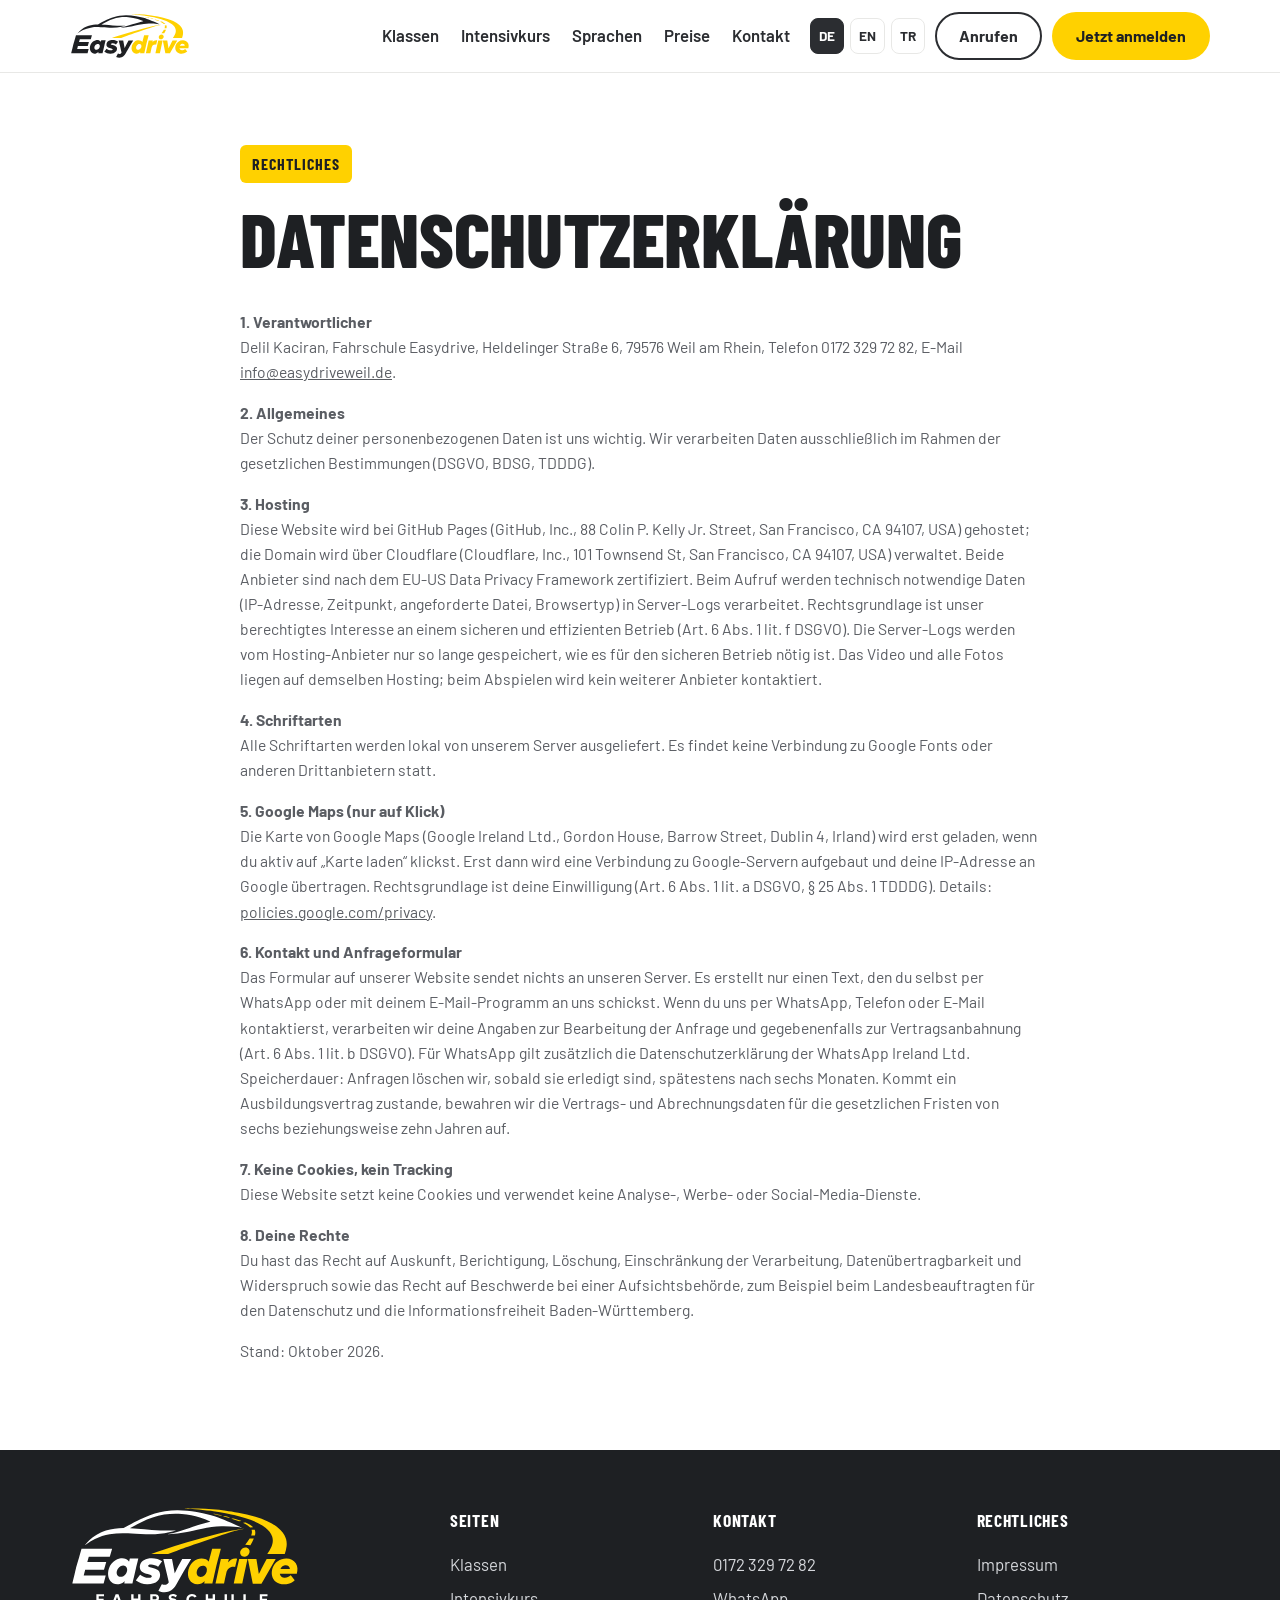
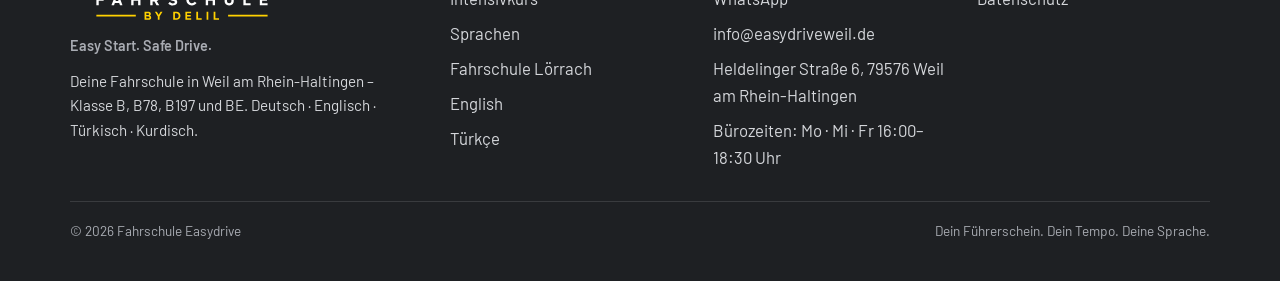
<file: datenschutz/index.html>
<!doctype html>
<html lang="de">
<head>
<meta charset="utf-8">
<meta name="viewport" content="width=device-width, initial-scale=1">
<title>Datenschutzerklärung – Fahrschule Easydrive</title>
<meta name="description" content="Datenschutzerklärung der Fahrschule Easydrive, Weil am Rhein: Hosting, Schriftarten, Google Maps nur auf Klick, Kontakt per WhatsApp, Telefon und E-Mail.">
<meta name="robots" content="noindex,nofollow">
<meta name="theme-color" content="#FFD100">
<link rel="canonical" href="https://www.easydriveweil.de/datenschutz/">

<link rel="icon" href="../assets/img/favicon.svg" type="image/svg+xml">
<link rel="apple-touch-icon" href="../assets/img/apple-touch-icon.png">
<link rel="preload" href="../assets/fonts/barlow-condensed-800-latin.woff2" as="font" type="font/woff2" crossorigin>
<link rel="preload" href="../assets/fonts/barlow-400-latin.woff2" as="font" type="font/woff2" crossorigin>
<link rel="stylesheet" href="../assets/css/styles.css?v=f4b23831">
<meta property="og:type" content="website">
<meta property="og:site_name" content="Fahrschule Easydrive">
<meta property="og:title" content="Datenschutzerklärung – Fahrschule Easydrive">
<meta property="og:description" content="Datenschutzerklärung der Fahrschule Easydrive, Weil am Rhein: Hosting, Schriftarten, Google Maps nur auf Klick, Kontakt per WhatsApp, Telefon und E-Mail.">
<meta property="og:url" content="https://www.easydriveweil.de/datenschutz/">
<meta property="og:image" content="https://www.easydriveweil.de/assets/img/og.png">
<meta property="og:image:width" content="1200">
<meta property="og:image:height" content="630">
<meta property="og:locale" content="de_DE">
<meta name="twitter:card" content="summary_large_image">
<script type="application/ld+json">{"@context":"https://schema.org","@type":"WebPage","name":"Datenschutzerklärung"}</script>
</head>

<body data-page="datenschutz" data-promo-until="2026-11-05">
<a class="skip" href="#main">Zum Inhalt springen</a>
<header class="nav" id="nav">
  <div class="wrap nav__inner">
    <a class="brand" href="../" aria-label="Fahrschule Easydrive – Startseite">
      <img class="brand__logo" src="../assets/img/logo-wordmark.svg" width="1228" height="472" alt="">
    </a>
    <button class="nav__toggle" id="navToggle" type="button" aria-expanded="false" aria-controls="navLinks" aria-label="Menü"><span></span><span></span><span></span></button>
    <nav class="nav__links" id="navLinks" aria-label="Menü">
      <a href="../fuehrerscheinklassen/">Klassen</a>
      <a href="../intensivkurs/">Intensivkurs</a>
      <a href="../sprachen/">Sprachen</a>
      <a href="../#preise">Preise</a>
      <a href="../#kontakt">Kontakt</a>
    </nav>
    <div class="nav__actions">
      <div class="nav__lang" aria-label="Sprache">
        <a href="../" hreflang="de" aria-current="page">DE</a>
        <a href="../en/" hreflang="en" >EN</a>
        <a href="../tr/" hreflang="tr" >TR</a>
      </div>
      <a class="btn btn--ghost" href="tel:+491723297282">Anrufen</a>
      <a class="btn btn--primary" href="../#anfrage">Jetzt anmelden</a>
    </div>
  </div>
</header>

<main id="main">
<section class="section">
  <div class="wrap prose prose--legal">
    <span class="kicker">Rechtliches</span>
    <h1 class="h1">Datenschutzerklärung</h1>
    <p><b>1. Verantwortlicher</b><br>Delil Kaciran, Fahrschule Easydrive, Heldelinger Straße 6, 79576 Weil am Rhein, Telefon 0172 329 72 82, E-Mail <a href="mailto:info@easydriveweil.de">info@easydriveweil.de</a>.</p>
    <p><b>2. Allgemeines</b><br>Der Schutz deiner personenbezogenen Daten ist uns wichtig. Wir verarbeiten Daten ausschließlich im Rahmen der gesetzlichen Bestimmungen (DSGVO, BDSG, TDDDG).</p>
    <p><b>3. Hosting</b><br>Diese Website wird bei GitHub Pages (GitHub, Inc., 88 Colin P. Kelly Jr. Street, San Francisco, CA 94107, USA) gehostet; die Domain wird über Cloudflare (Cloudflare, Inc., 101 Townsend St, San Francisco, CA 94107, USA) verwaltet. Beide Anbieter sind nach dem EU-US Data Privacy Framework zertifiziert. Beim Aufruf werden technisch notwendige Daten (IP-Adresse, Zeitpunkt, angeforderte Datei, Browsertyp) in Server-Logs verarbeitet. Rechtsgrundlage ist unser berechtigtes Interesse an einem sicheren und effizienten Betrieb (Art. 6 Abs. 1 lit. f DSGVO). Die Server-Logs werden vom Hosting-Anbieter nur so lange gespeichert, wie es für den sicheren Betrieb nötig ist. Das Video und alle Fotos liegen auf demselben Hosting; beim Abspielen wird kein weiterer Anbieter kontaktiert.</p>
    <p><b>4. Schriftarten</b><br>Alle Schriftarten werden lokal von unserem Server ausgeliefert. Es findet keine Verbindung zu Google Fonts oder anderen Drittanbietern statt.</p>
    <p><b>5. Google Maps (nur auf Klick)</b><br>Die Karte von Google Maps (Google Ireland Ltd., Gordon House, Barrow Street, Dublin 4, Irland) wird erst geladen, wenn du aktiv auf „Karte laden“ klickst. Erst dann wird eine Verbindung zu Google-Servern aufgebaut und deine IP-Adresse an Google übertragen. Rechtsgrundlage ist deine Einwilligung (Art. 6 Abs. 1 lit. a DSGVO, § 25 Abs. 1 TDDDG). Details: <a href="https://policies.google.com/privacy" target="_blank" rel="noopener">policies.google.com/privacy</a>.</p>
    <p><b>6. Kontakt und Anfrageformular</b><br>Das Formular auf unserer Website sendet nichts an unseren Server. Es erstellt nur einen Text, den du selbst per WhatsApp oder mit deinem E-Mail-Programm an uns schickst. Wenn du uns per WhatsApp, Telefon oder E-Mail kontaktierst, verarbeiten wir deine Angaben zur Bearbeitung der Anfrage und gegebenenfalls zur Vertragsanbahnung (Art. 6 Abs. 1 lit. b DSGVO). Für WhatsApp gilt zusätzlich die Datenschutzerklärung der WhatsApp Ireland Ltd. Speicherdauer: Anfragen löschen wir, sobald sie erledigt sind, spätestens nach sechs Monaten. Kommt ein Ausbildungsvertrag zustande, bewahren wir die Vertrags- und Abrechnungsdaten für die gesetzlichen Fristen von sechs beziehungsweise zehn Jahren auf.</p>
    <p><b>7. Keine Cookies, kein Tracking</b><br>Diese Website setzt keine Cookies und verwendet keine Analyse-, Werbe- oder Social-Media-Dienste.</p>
    <p><b>8. Deine Rechte</b><br>Du hast das Recht auf Auskunft, Berichtigung, Löschung, Einschränkung der Verarbeitung, Datenübertragbarkeit und Widerspruch sowie das Recht auf Beschwerde bei einer Aufsichtsbehörde, zum Beispiel beim Landesbeauftragten für den Datenschutz und die Informationsfreiheit Baden-Württemberg.</p>
    <p class="note">Stand: Oktober 2026.</p>
  </div>
</section>
</main>


<footer class="foot">
  <div class="wrap foot__inner">
    <div class="foot__brand">
      <img class="foot__logo" src="../assets/img/logo-full.svg" width="1228" height="618" alt="Easydrive Fahrschule by Delil" loading="lazy">
      <span class="foot__tagline">Easy Start. Safe Drive.</span>
      <p>Deine Fahrschule in Weil am Rhein-Haltingen – Klasse B, B78, B197 und BE. Deutsch · Englisch · Türkisch · Kurdisch.</p>
    </div>
    <nav class="foot__col" aria-label="Seiten">
      <span class="foot__h">Seiten</span>
      <a href="../fuehrerscheinklassen/">Klassen</a>
      <a href="../intensivkurs/">Intensivkurs</a>
      <a href="../sprachen/">Sprachen</a>
      <a href="../fahrschule-loerrach/">Fahrschule Lörrach</a>
      <a href="../en/" hreflang="en">English</a>
      <a href="../tr/" hreflang="tr">Türkçe</a>
    </nav>
    <div class="foot__col">
      <span class="foot__h">Kontakt</span>
      <a href="tel:+491723297282">0172 329 72 82</a>
      <a href="https://wa.me/491723297282" target="_blank" rel="noopener">WhatsApp</a>
      <a href="mailto:info@easydriveweil.de">info@easydriveweil.de</a>
      <span>Heldelinger Straße 6, 79576 Weil am Rhein-Haltingen</span>
      <span>Bürozeiten: Mo · Mi · Fr 16:00–18:30 Uhr</span>
    </div>
    <div class="foot__col">
      <span class="foot__h">Rechtliches</span>
      <a href="../impressum/">Impressum</a>
      <a href="../datenschutz/">Datenschutz</a>
    </div>
  </div>
  <div class="wrap foot__bar">
    <span>© <span id="year">2026</span> Fahrschule Easydrive</span>
    <span>Dein Führerschein. Dein Tempo. Deine Sprache.</span>
  </div>
</footer>

<div class="sticky" aria-label="Schnellkontakt">
  <a class="btn btn--ghost" href="tel:+491723297282">Anrufen</a>
  <a class="btn btn--wa" href="https://wa.me/491723297282" target="_blank" rel="noopener">WhatsApp</a>
  <a class="btn btn--primary" href="../#anfrage">Jetzt anmelden</a>
</div>

<script src="../assets/js/app.js?v=f4b23831" defer></script>
</body>
</html>
</file>
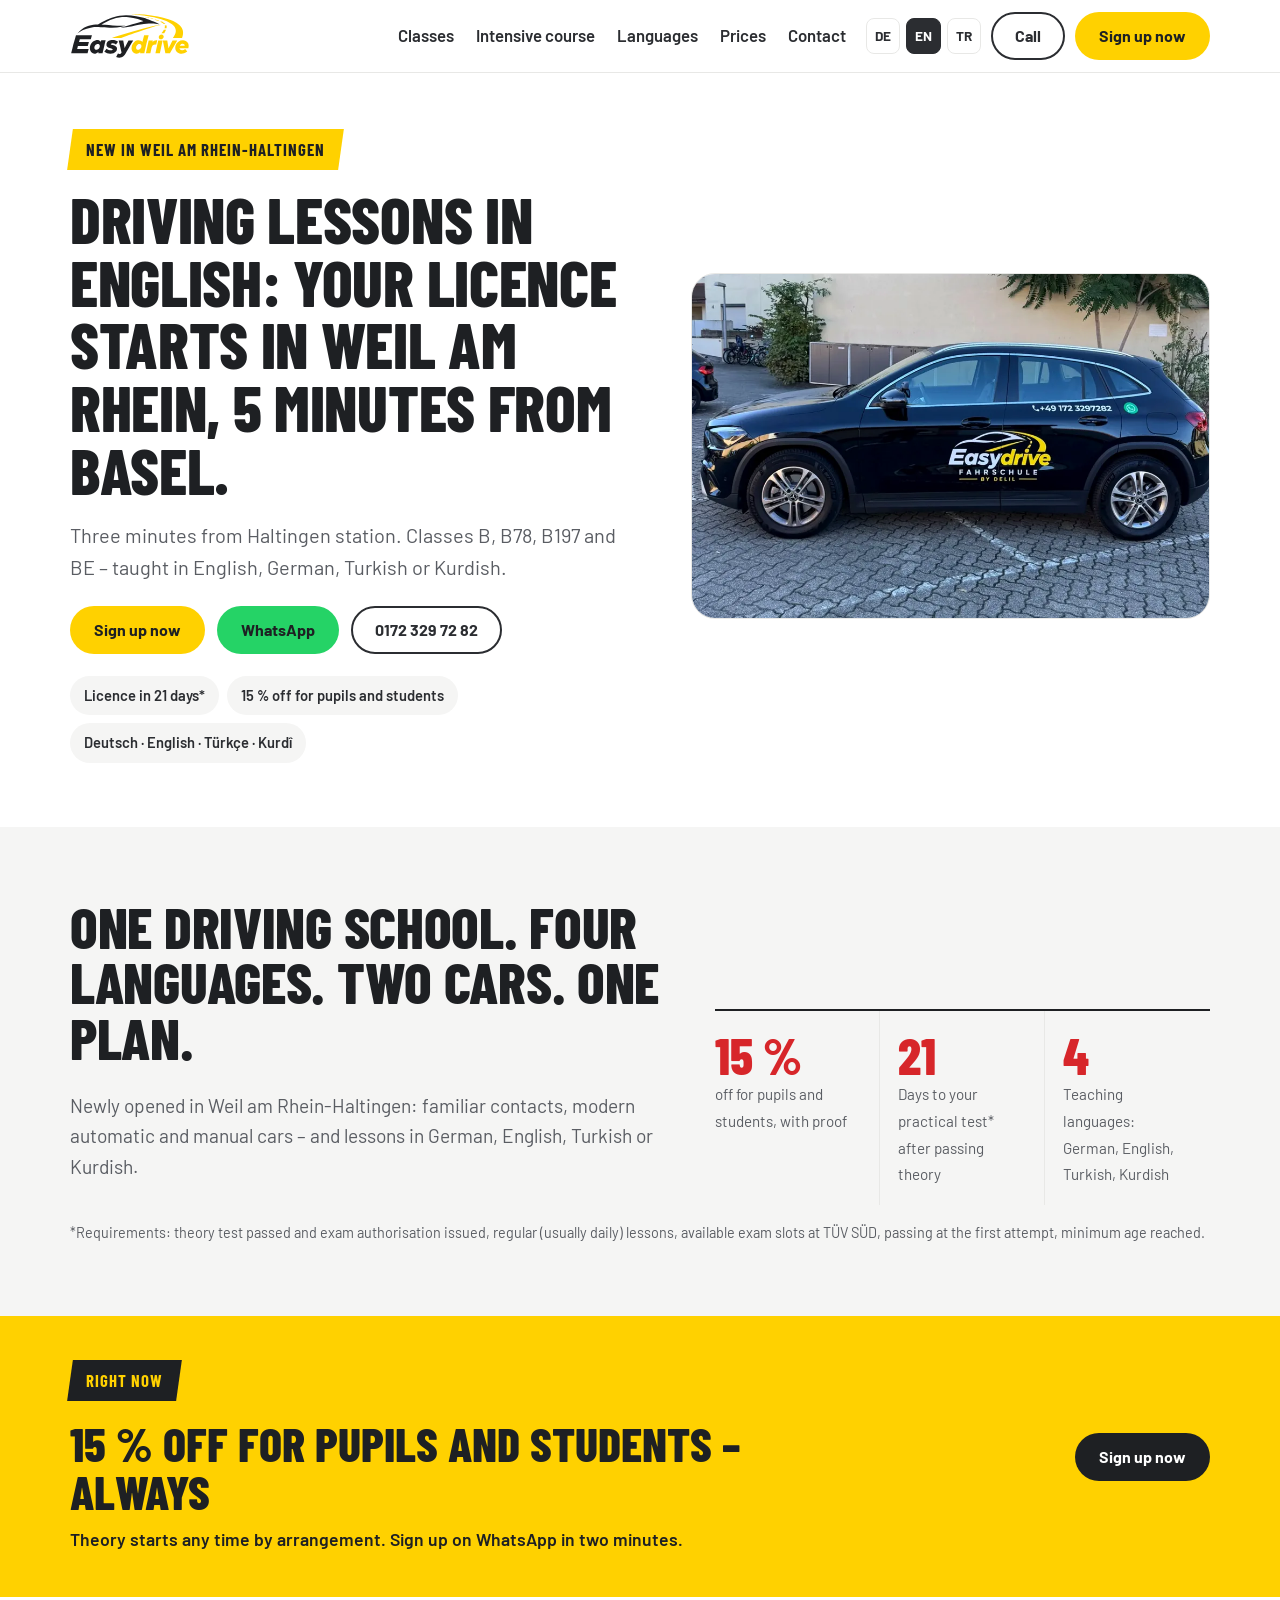
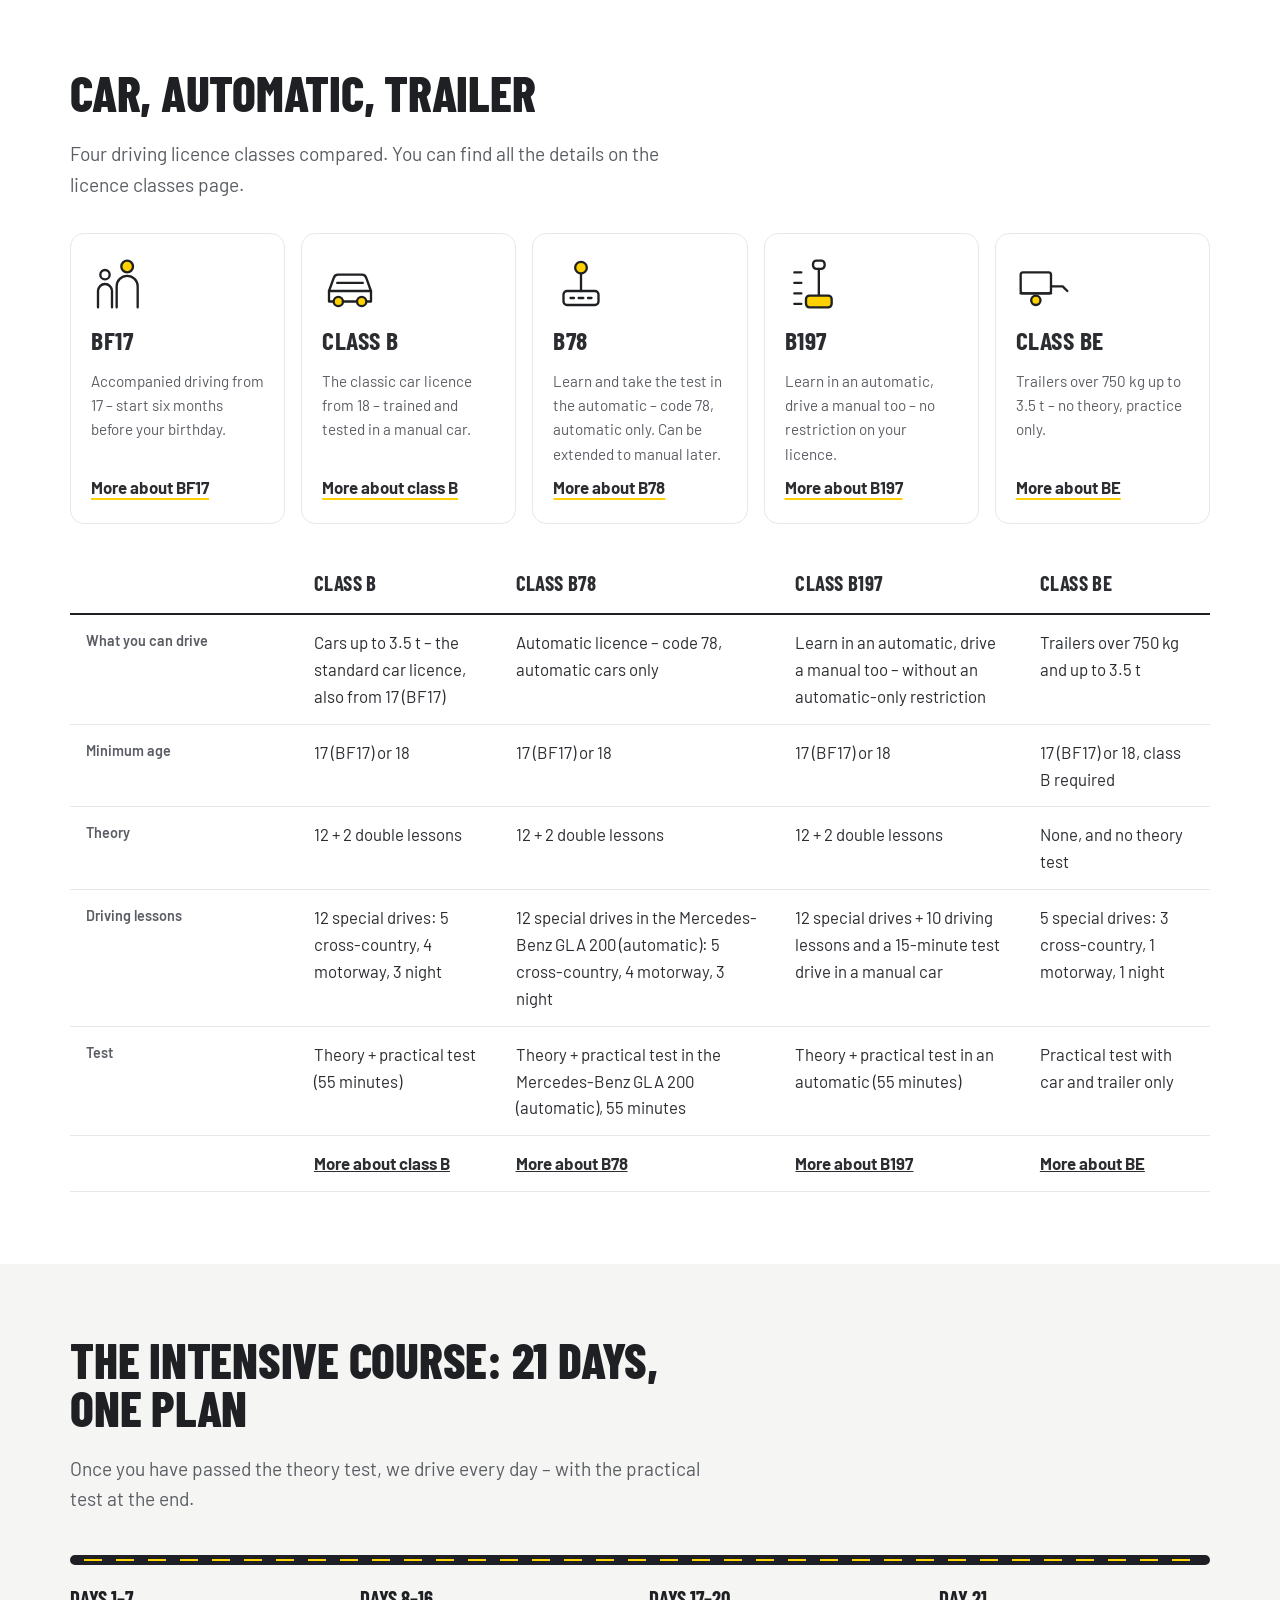
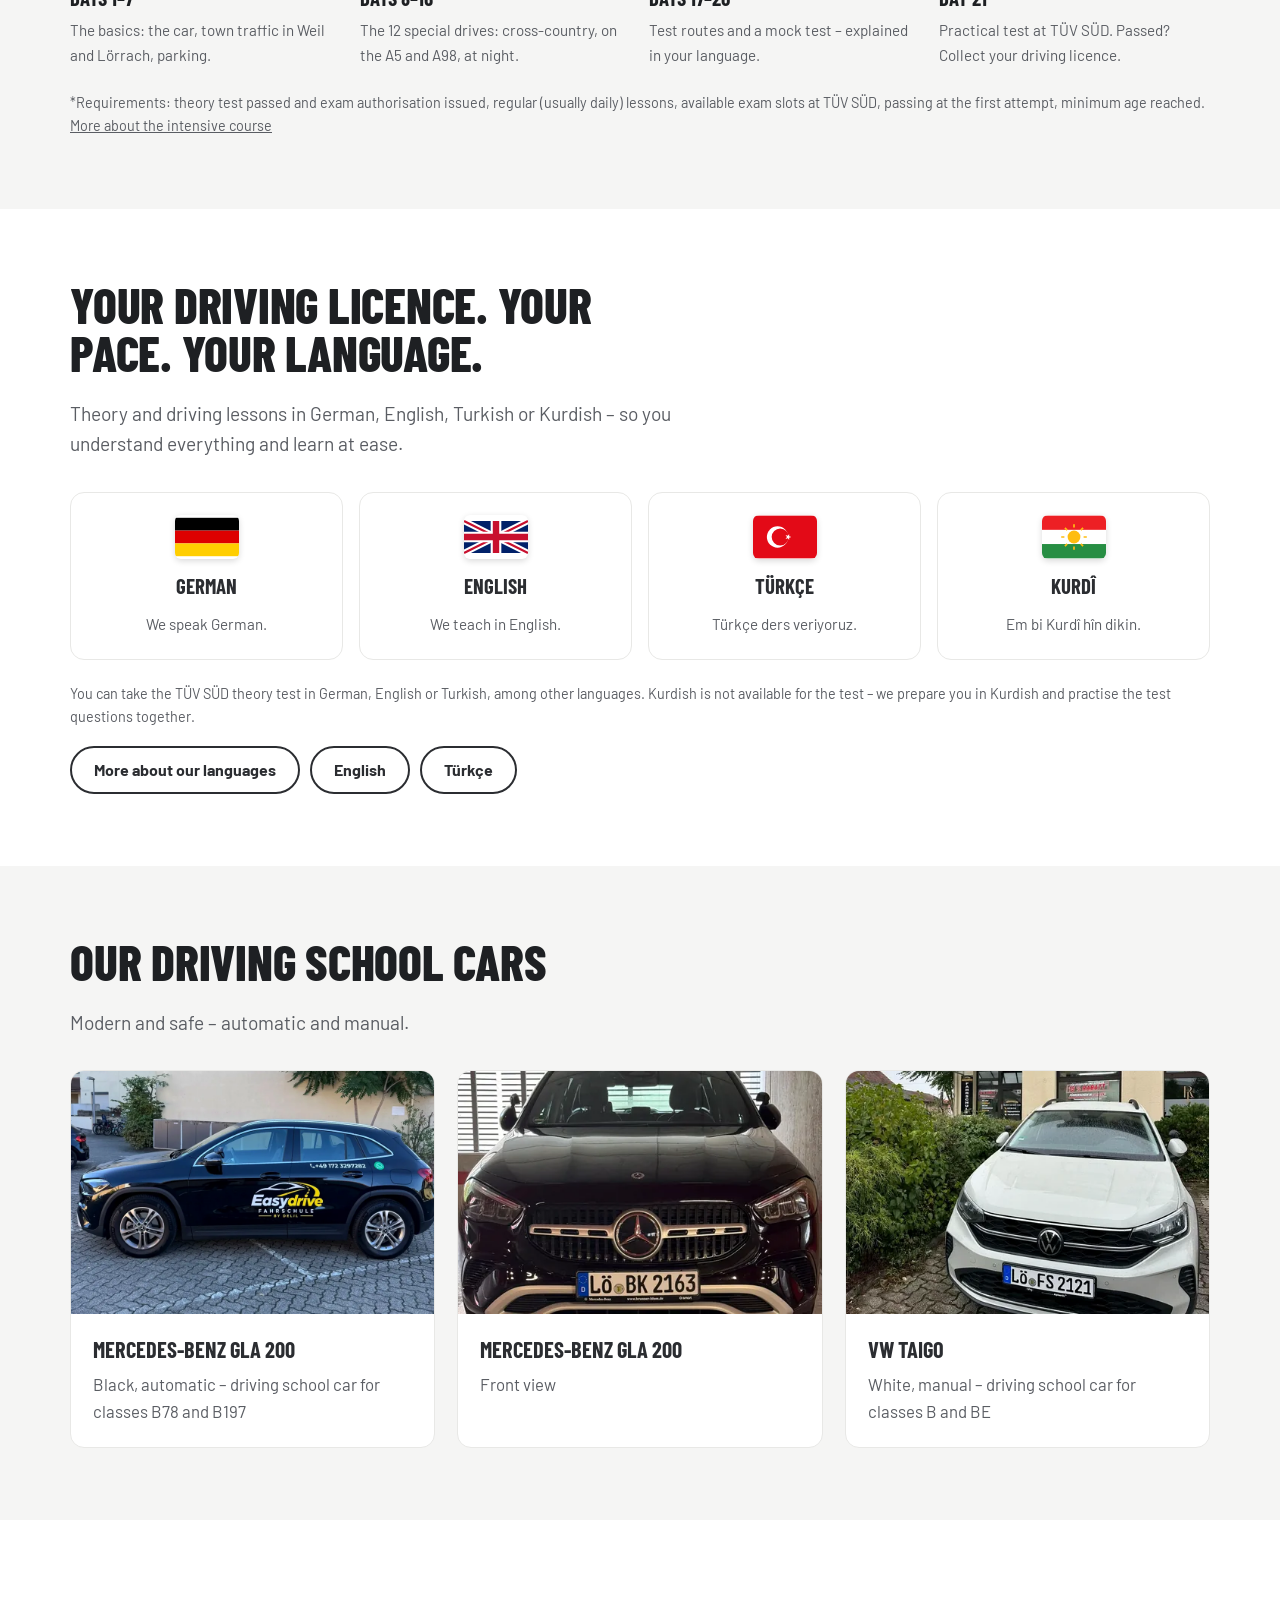
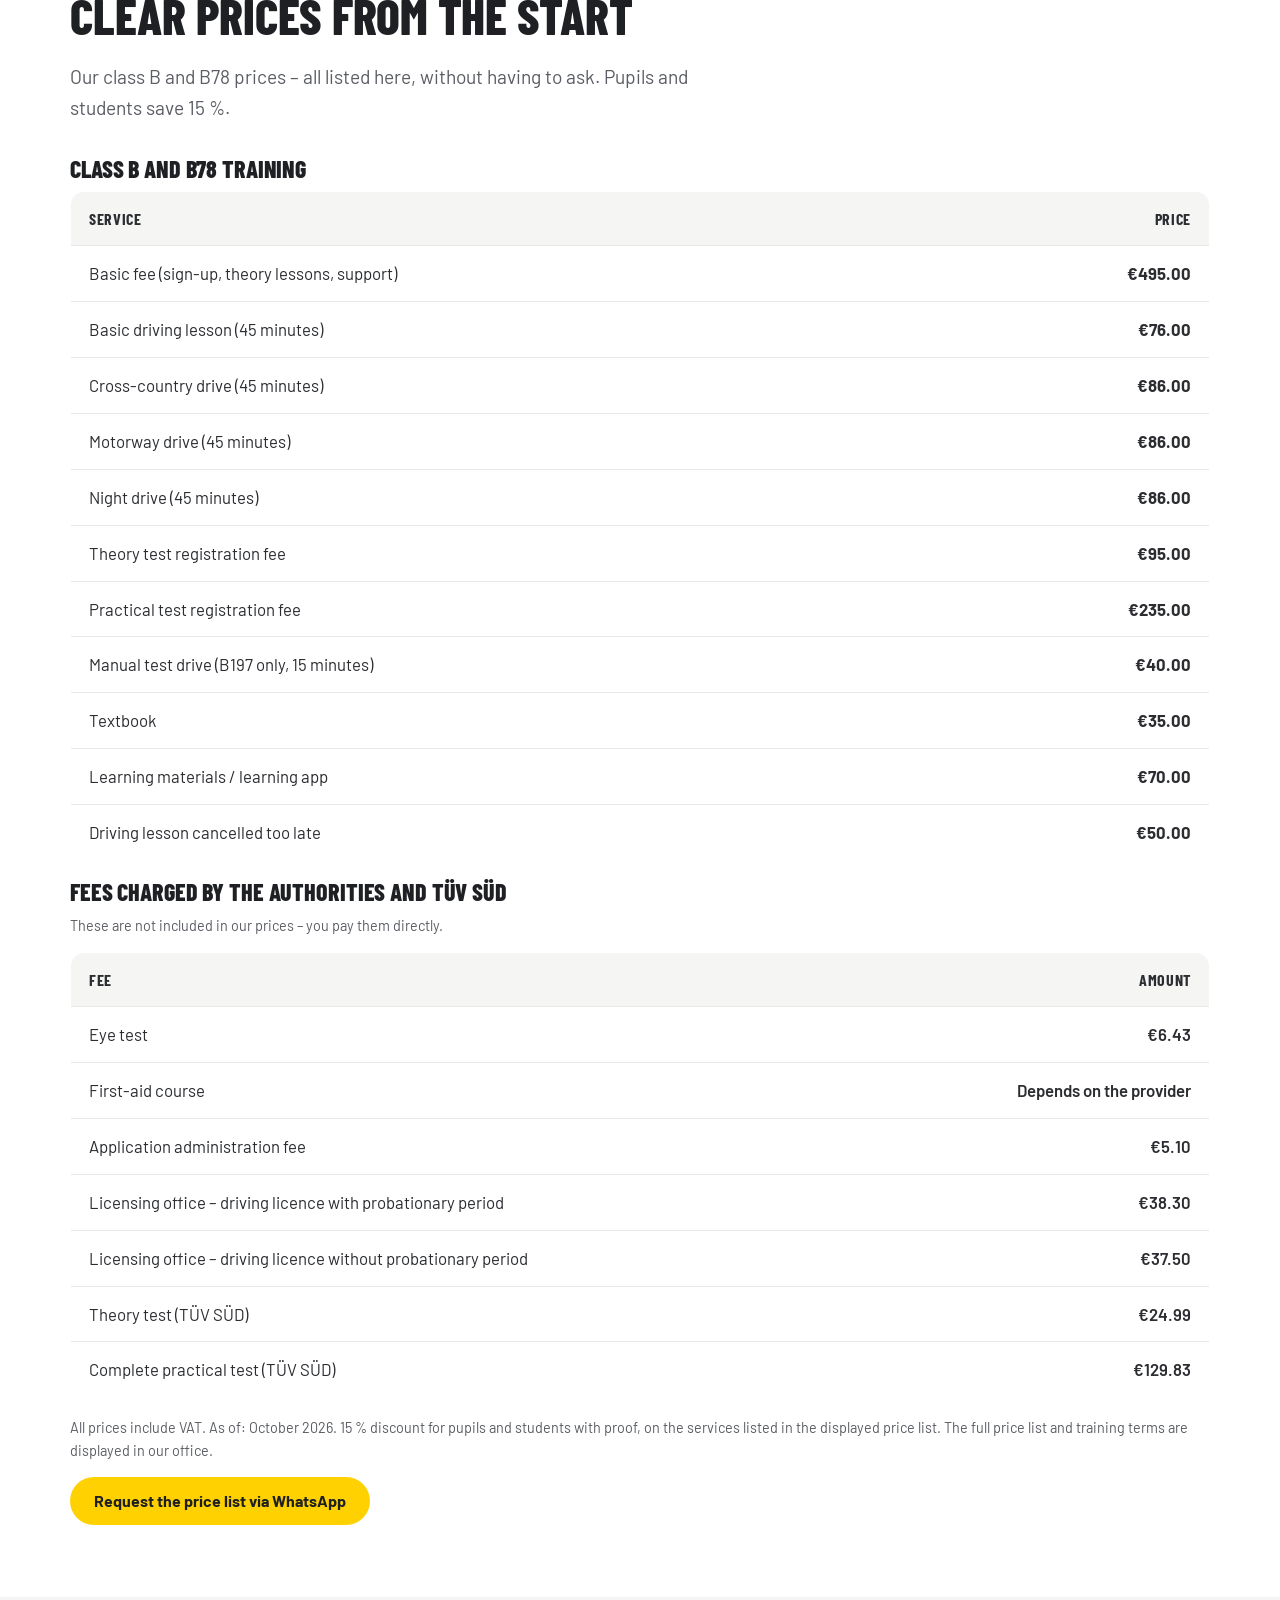
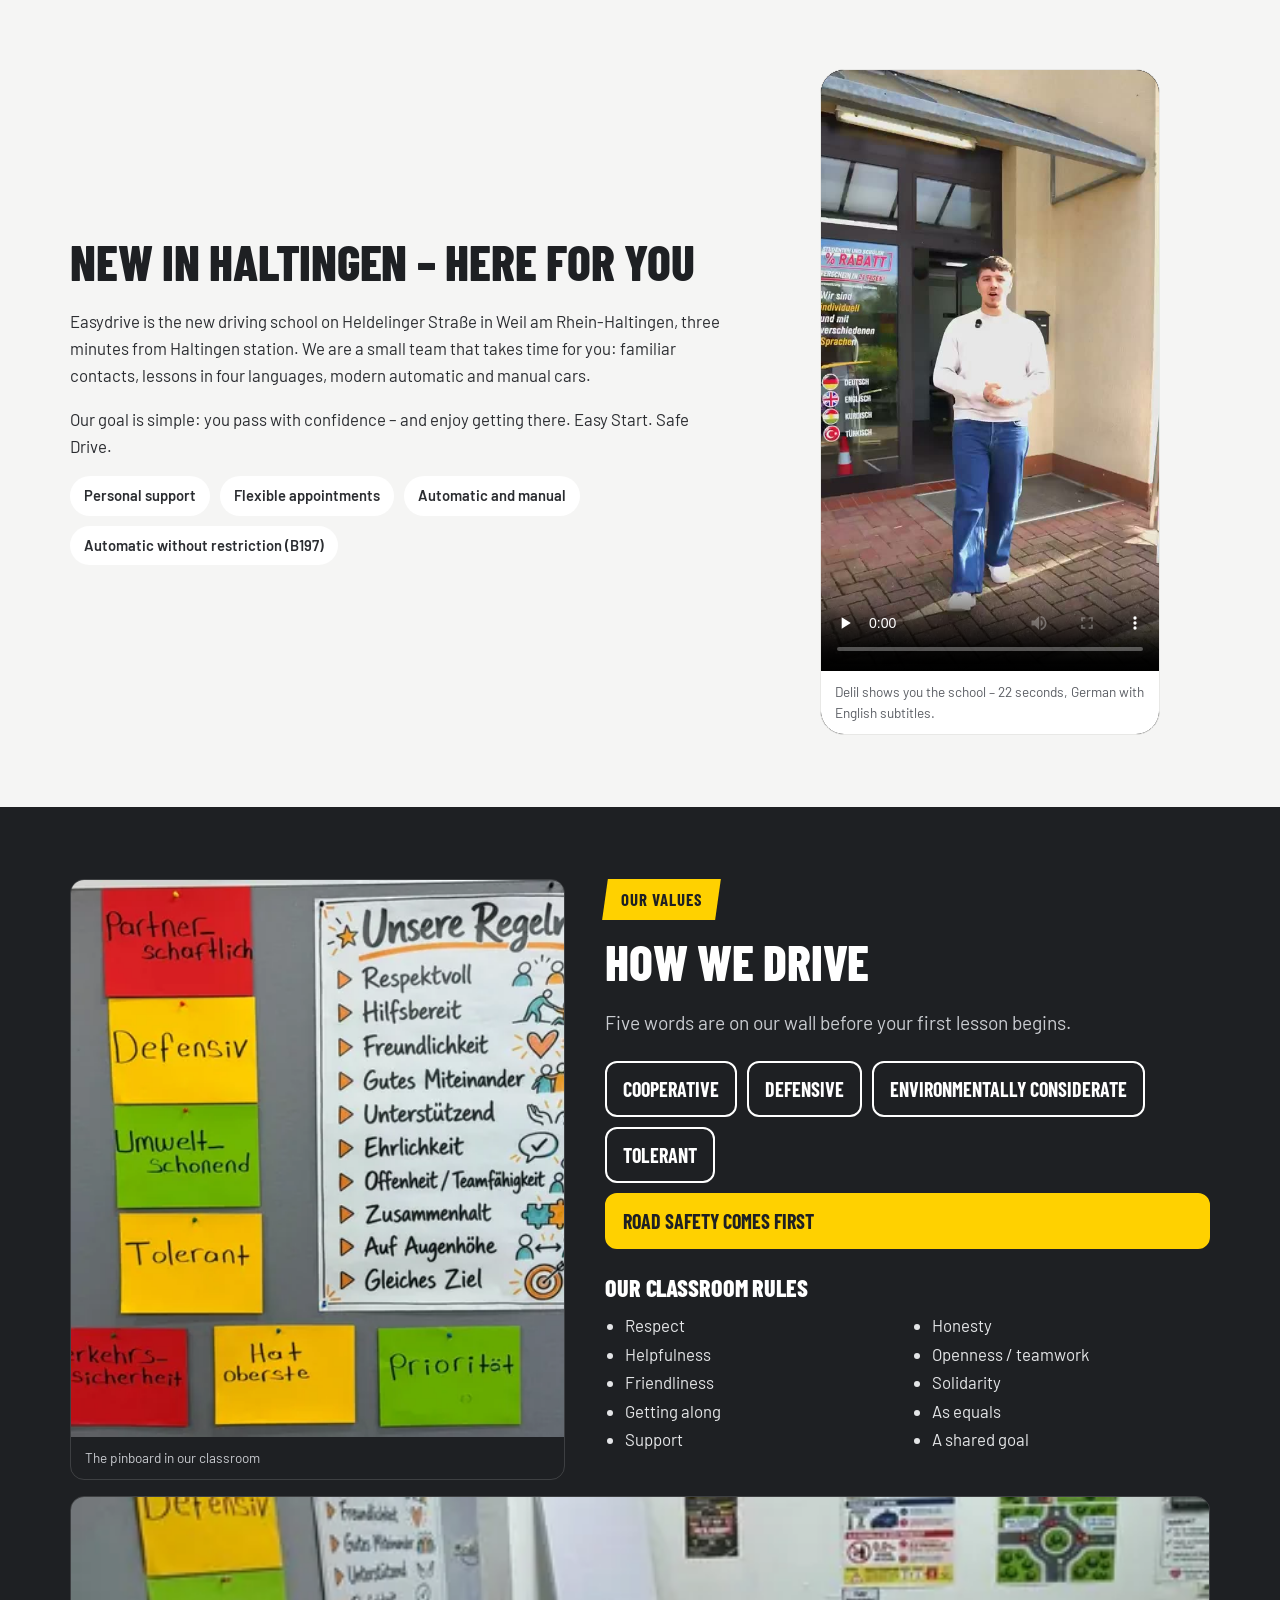
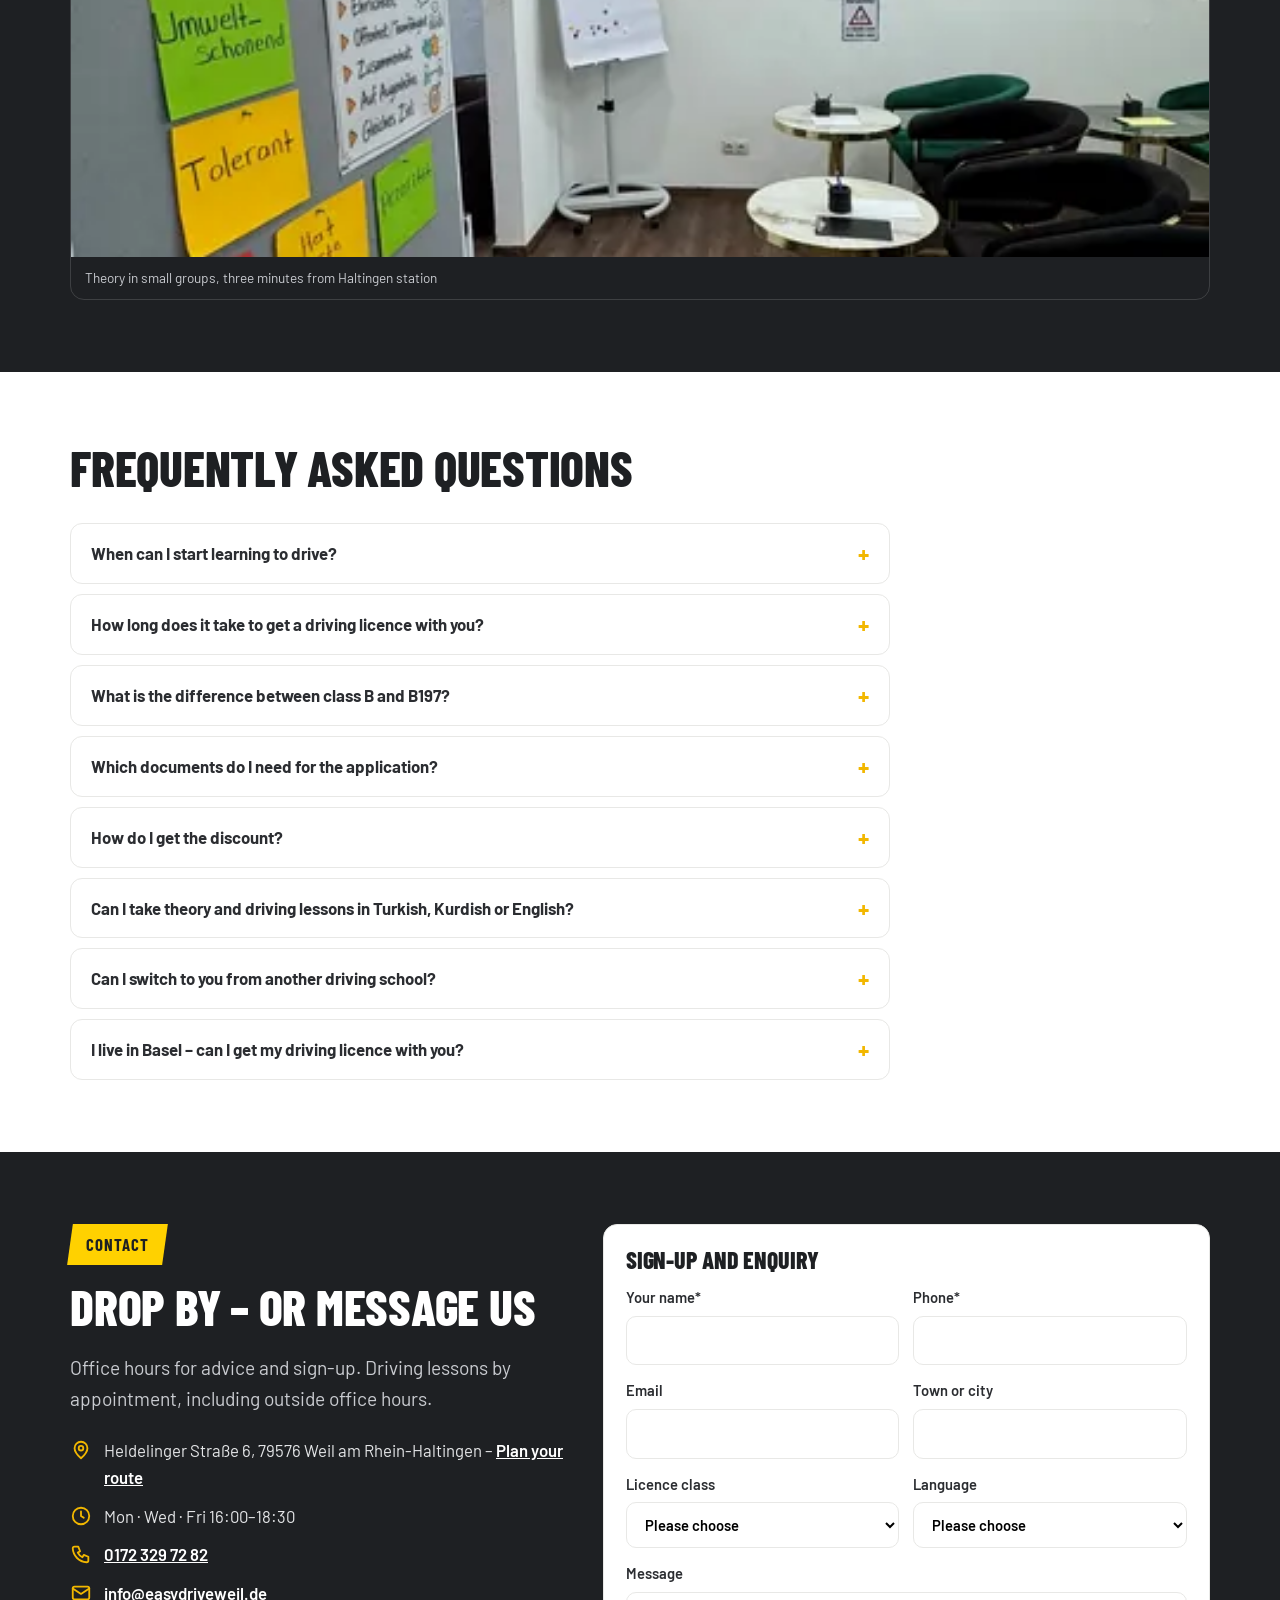
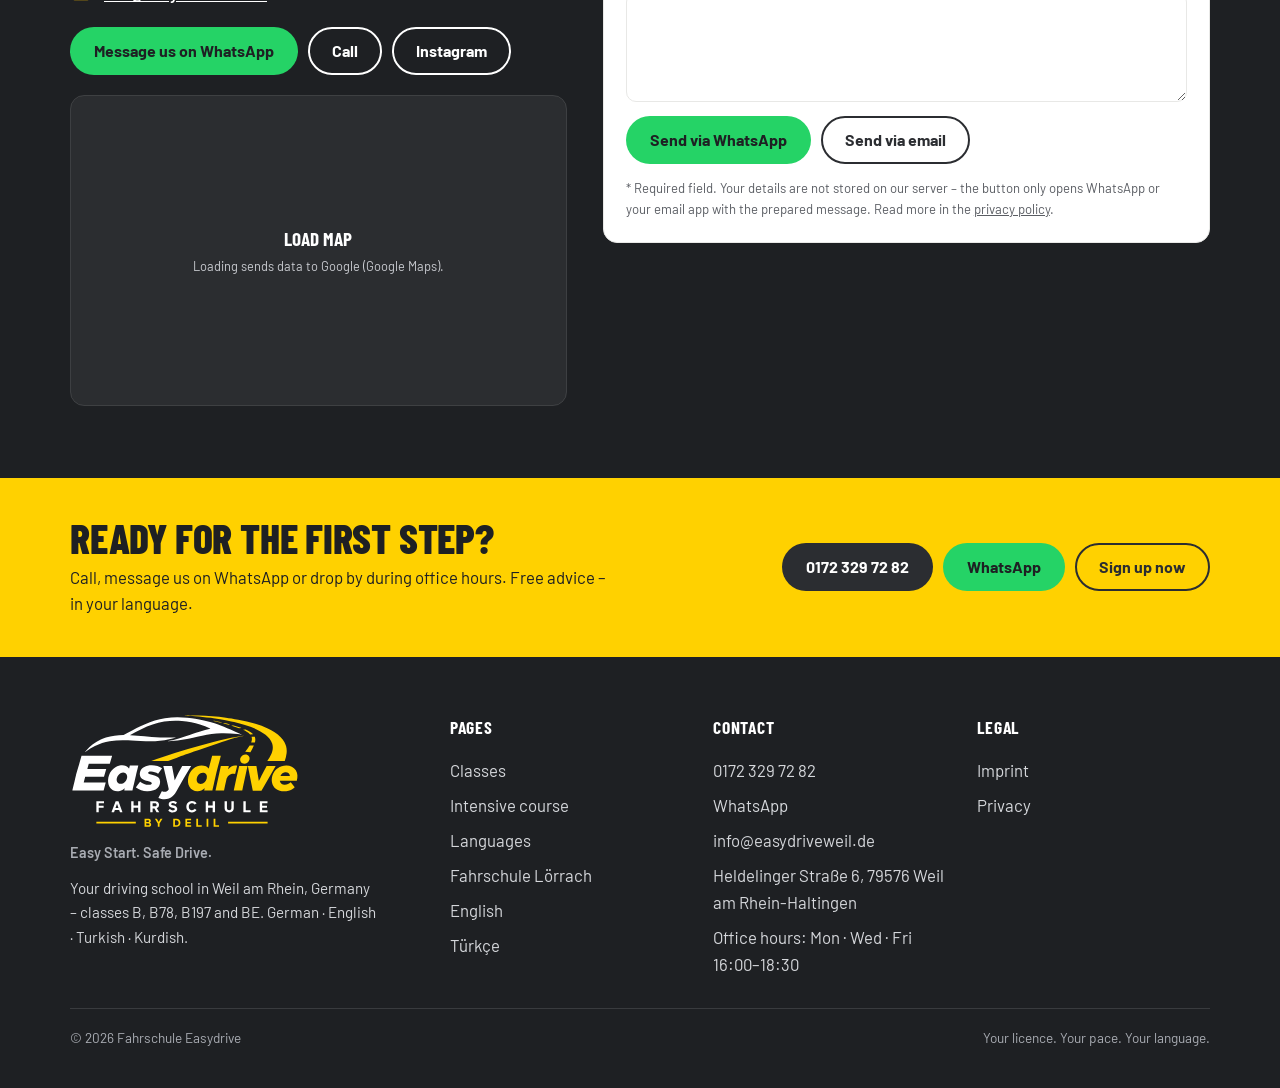
<file: en/index.html>
<!doctype html>
<html lang="en">
<head>
<meta charset="utf-8">
<meta name="viewport" content="width=device-width, initial-scale=1">
<title>Driving School Weil am Rhein, Germany (near Basel) – Easydrive</title>
<meta name="description" content="Driving lessons in English near Basel: classes B, B78 automatic, B197, BE. Licence in 21 days* after passing theory. 15 % off for students. Weil am Rhein.">
<meta name="robots" content="noindex,nofollow">
<meta name="theme-color" content="#FFD100">
<link rel="canonical" href="https://www.easydriveweil.de/en/">
<link rel="alternate" hreflang="de" href="https://www.easydriveweil.de/"><link rel="alternate" hreflang="en" href="https://www.easydriveweil.de/en/"><link rel="alternate" hreflang="tr" href="https://www.easydriveweil.de/tr/"><link rel="alternate" hreflang="x-default" href="https://www.easydriveweil.de/">
<link rel="icon" href="../assets/img/favicon.svg" type="image/svg+xml">
<link rel="apple-touch-icon" href="../assets/img/apple-touch-icon.png">
<link rel="preload" href="../assets/fonts/barlow-condensed-800-latin.woff2" as="font" type="font/woff2" crossorigin>
<link rel="preload" href="../assets/fonts/barlow-400-latin.woff2" as="font" type="font/woff2" crossorigin>
<link rel="stylesheet" href="../assets/css/styles.css?v=f4b23831">
<meta property="og:type" content="website">
<meta property="og:site_name" content="Fahrschule Easydrive">
<meta property="og:title" content="Driving School Weil am Rhein, Germany (near Basel) – Easydrive">
<meta property="og:description" content="Driving lessons in English near Basel: classes B, B78 automatic, B197, BE. Licence in 21 days* after passing theory. 15 % off for students. Weil am Rhein.">
<meta property="og:url" content="https://www.easydriveweil.de/en/">
<meta property="og:image" content="https://www.easydriveweil.de/assets/img/og.png">
<meta property="og:image:width" content="1200">
<meta property="og:image:height" content="630">
<meta property="og:locale" content="en_GB">
<meta name="twitter:card" content="summary_large_image">
<script type="application/ld+json">{"@context":"https://schema.org","@graph":[{"@type":["LocalBusiness","EducationalOrganization"],"@id":"https://www.easydriveweil.de/#business","name":"Fahrschule Easydrive","alternateName":"Fahrschule Easydrive Weil am Rhein","url":"https://www.easydriveweil.de/","image":"https://www.easydriveweil.de/assets/img/og.png","telephone":"+491723297282","email":"info@easydriveweil.de","address":{"@type":"PostalAddress","streetAddress":"Heldelinger Straße 6","postalCode":"79576","addressLocality":"Weil am Rhein","addressRegion":"Baden-Württemberg","addressCountry":"DE"},"geo":{"@type":"GeoCoordinates","latitude":"47.6133","longitude":"7.6098"},"openingHoursSpecification":[{"@type":"OpeningHoursSpecification","dayOfWeek":["Monday","Wednesday","Friday"],"opens":"16:00","closes":"18:30"}],"knowsLanguage":["de","en","tr","ku"]}]}</script>
</head>

<body data-page="en" data-promo-until="2026-11-05">
<a class="skip" href="#main">Skip to content</a>
<header class="nav" id="nav">
  <div class="wrap nav__inner">
    <a class="brand" href="../" aria-label="Fahrschule Easydrive – Home">
      <img class="brand__logo" src="../assets/img/logo-wordmark.svg" width="1228" height="472" alt="">
    </a>
    <button class="nav__toggle" id="navToggle" type="button" aria-expanded="false" aria-controls="navLinks" aria-label="Menu"><span></span><span></span><span></span></button>
    <nav class="nav__links" id="navLinks" aria-label="Menu">
      <a href="../fuehrerscheinklassen/">Classes</a>
      <a href="../intensivkurs/">Intensive course</a>
      <a href="../sprachen/">Languages</a>
      <a href="#preise">Prices</a>
      <a href="#kontakt">Contact</a>
    </nav>
    <div class="nav__actions">
      <div class="nav__lang" aria-label="Language">
        <a href="../" hreflang="de" >DE</a>
        <a href="../en/" hreflang="en" aria-current="page">EN</a>
        <a href="../tr/" hreflang="tr" >TR</a>
      </div>
      <a class="btn btn--ghost" href="tel:+491723297282">Call</a>
      <a class="btn btn--primary" href="#anfrage">Sign up now</a>
    </div>
  </div>
</header>

<main id="main"><section class="hero" id="hero">
  <div class="wrap hero__grid">
    <div>
      <span class="tag"><span>New in Weil am Rhein-Haltingen</span></span>
      <h1 class="h1">Driving lessons in English: your licence starts in Weil am Rhein, 5 minutes from Basel.</h1>
      <p class="lead">Three minutes from Haltingen station. Classes B, B78, B197 and BE – taught in English, German, Turkish or Kurdish.</p>
      <div class="hero__actions">
        <a class="btn btn--primary" href="#anfrage">Sign up now</a>
        <a class="btn btn--wa" href="https://wa.me/491723297282" target="_blank" rel="noopener">WhatsApp</a>
        <a class="btn btn--ghost" href="tel:+491723297282">0172 329 72 82</a>
      </div>
      <ul class="chips chips--list"><li>Licence in 21 days*</li><li><span data-promo-launch>20 % off until 5 November 2026</span><span data-promo-done hidden>15 % off for pupils and students</span></li><li>Deutsch · English · Türkçe · Kurdî</li></ul>
    </div>
    <div class="hero__photo"><img src="../assets/img/photos/car-side-960.webp" srcset="../assets/img/photos/car-side-480.webp 480w, ../assets/img/photos/car-side-960.webp 960w, ../assets/img/photos/car-side-1440.webp 1440w" sizes="(max-width: 860px) 100vw, 520px" width="1440" height="960" decoding="async" fetchpriority="high" alt="Black Mercedes-Benz GLA 200 of Easydrive driving school with livery, side view"></div>
  </div>
</section>

<section class="section section--grey" id="ueberblick">
  <div class="wrap state">
    <div>
      <h2 class="h2">One driving school. Four languages. Two cars. One plan.</h2>
      <p class="lead">Newly opened in Weil am Rhein-Haltingen: familiar contacts, modern automatic and manual cars – and lessons in German, English, Turkish or Kurdish.</p>
    </div>
    <div class="numbers">
      <div><b><span data-promo-launch>20 %</span><span data-promo-done hidden>15 %</span></b><span><span data-promo-launch>off for everyone who signs up by 5 November 2026</span><span data-promo-done hidden>off for pupils and students, with proof</span></span></div>
      <div><b>21</b><span>Days to your practical test* after passing theory</span></div>
      <div><b>4</b><span>Teaching languages: German, English, Turkish, Kurdish</span></div>
    </div>
  </div>
  <div class="wrap"><p class="note" style="margin:16px 0 0">*Requirements: theory test passed and exam authorisation issued, regular (usually daily) lessons, available exam slots at TÜV SÜD, passing at the first attempt, minimum age reached.</p></div>
</section>

<section class="promo" id="aktuell">
  <div class="wrap promo__grid">
    <div>
      <span class="tag tag--dark"><span>Right now</span></span>
      <h2 class="promo__title"><span data-promo-launch>Grand opening: 20 % off for everyone who signs up by 5 November 2026</span><span data-promo-done hidden>15 % off for pupils and students – always</span></h2>
      <p class="promo__line"><span data-promo-launch>Afterwards, always: 15 % for pupils and students with proof. Theory starts any time by arrangement.</span><span data-promo-done hidden>Theory starts any time by arrangement. Sign up on WhatsApp in two minutes.</span></p>
    </div>
    <a class="btn promo__btn" href="#anfrage">Sign up now</a>
  </div>
</section>

<section class="section" id="klassen">
  <div class="wrap">
    <div class="section__head">
      <h2 class="h2">Car, automatic, trailer</h2>
      <p class="lead">Four driving licence classes compared. You can find all the details on the licence classes page.</p>
    </div>
    <div class="classes">
      <article class="cls"><svg viewBox="0 0 48 48" aria-hidden="true"><circle class="y" cx="31" cy="9" r="5"/><circle cx="31" cy="9" r="5"/><path d="M22 44V26a9 9 0 0 1 18 0v18"/><circle cx="12" cy="16" r="4"/><path d="M6 44V30a6 6 0 0 1 12 0v14"/></svg><h3>BF17</h3><p>Accompanied driving from 17 – start six months before your birthday.</p><a href="../fuehrerscheinklassen/#b">More about BF17</a></article>
      <article class="cls"><svg viewBox="0 0 48 48" aria-hidden="true"><path d="M6 30l4-11a4 4 0 0 1 4-3h20a4 4 0 0 1 4 3l4 11v9H6z"/><path d="M6 30h36"/><circle class="y" cx="14" cy="39" r="4"/><circle cx="14" cy="39" r="4"/><circle class="y" cx="34" cy="39" r="4"/><circle cx="34" cy="39" r="4"/><path d="M13 23h22"/></svg><h3>Class B</h3><p>The classic car licence from 18 – trained and tested in a manual car.</p><a href="../fuehrerscheinklassen/#b">More about class B</a></article>
      <article class="cls"><svg viewBox="0 0 48 48" aria-hidden="true"><rect x="9" y="30" width="30" height="12" rx="3"/><path d="M24 30V13"/><circle class="y" cx="24" cy="10" r="5"/><circle cx="24" cy="10" r="5"/><path d="M15 36h3M22 36h4M30 36h3"/></svg><h3>B78</h3><p>Learn and take the test in the automatic – code 78, automatic only. Can be extended to manual later.</p><a href="../fuehrerscheinklassen/#b78">More about B78</a></article>
      <article class="cls"><svg viewBox="0 0 48 48" aria-hidden="true"><rect x="24" y="4" width="10" height="7" rx="3"/><path d="M29 11v31"/><path d="M8 14h6M8 23h6M8 32h6M8 41h6"/><rect class="y" x="18" y="34" width="22" height="10" rx="3"/><rect x="18" y="34" width="22" height="10" rx="3"/></svg><h3>B197</h3><p>Learn in an automatic, drive a manual too – no restriction on your licence.</p><a href="../fuehrerscheinklassen/#b197">More about B197</a></article>
      <article class="cls"><svg viewBox="0 0 48 48" aria-hidden="true"><rect x="4" y="14" width="26" height="18" rx="2"/><path d="M30 26h10l4 4"/><circle class="y" cx="17" cy="38" r="4"/><circle cx="17" cy="38" r="4"/><path d="M4 32h26"/></svg><h3>Class BE</h3><p>Trailers over 750 kg up to 3.5 t – no theory, practice only.</p><a href="../fuehrerscheinklassen/#be">More about BE</a></article>
    </div>
    <table class="compare">
      <thead><tr><th scope="col"><span class="sr-only">Feature</span></th><th scope="col">Class B</th><th scope="col">Class B78</th><th scope="col">Class B197</th><th scope="col">Class BE</th></tr></thead>
      <tbody>
        <tr><td>What you can drive</td><td>Cars up to 3.5 t – the standard car licence, also from 17 (BF17)</td><td>Automatic licence – code 78, automatic cars only</td><td>Learn in an automatic, drive a manual too – without an automatic-only restriction</td><td>Trailers over 750 kg and up to 3.5 t</td></tr>
        <tr><td>Minimum age</td><td>17 (BF17) or 18</td><td>17 (BF17) or 18</td><td>17 (BF17) or 18</td><td>17 (BF17) or 18, class B required</td></tr>
        <tr><td>Theory</td><td>12 + 2 double lessons</td><td>12 + 2 double lessons</td><td>12 + 2 double lessons</td><td>None, and no theory test</td></tr>
        <tr><td>Driving lessons</td><td>12 special drives: 5 cross-country, 4 motorway, 3 night</td><td>12 special drives in the Mercedes-Benz GLA 200 (automatic): 5 cross-country, 4 motorway, 3 night</td><td>12 special drives + 10 driving lessons and a 15-minute test drive in a manual car</td><td>5 special drives: 3 cross-country, 1 motorway, 1 night</td></tr>
        <tr><td>Test</td><td>Theory + practical test (55 minutes)</td><td>Theory + practical test in the Mercedes-Benz GLA 200 (automatic), 55 minutes</td><td>Theory + practical test in an automatic (55 minutes)</td><td>Practical test with car and trailer only</td></tr>
        <tr><td></td><td><a href="../fuehrerscheinklassen/#b">More about class B</a></td><td><a href="../fuehrerscheinklassen/#b78">More about B78</a></td><td><a href="../fuehrerscheinklassen/#b197">More about B197</a></td><td><a href="../fuehrerscheinklassen/#be">More about BE</a></td></tr>
      </tbody>
    </table>
  </div>
</section>

<section class="section section--grey" id="intensiv">
  <div class="wrap">
    <div class="section__head">
      <h2 class="h2">The intensive course: 21 days, one plan</h2>
      <p class="lead">Once you have passed the theory test, we drive every day – with the practical test at the end.</p>
    </div>
    <div class="road">
      <div><b>Days 1–7</b><p>The basics: the car, town traffic in Weil and Lörrach, parking.</p></div>
      <div><b>Days 8–16</b><p>The 12 special drives: cross-country, on the A5 and A98, at night.</p></div>
      <div><b>Days 17–20</b><p>Test routes and a mock test – explained in your language.</p></div>
      <div><b>Day 21</b><p>Practical test at TÜV SÜD. Passed? Collect your driving licence.</p></div>
    </div>
    <p class="note" style="margin:24px 0 0">*Requirements: theory test passed and exam authorisation issued, regular (usually daily) lessons, available exam slots at TÜV SÜD, passing at the first attempt, minimum age reached. <a href="../intensivkurs/">More about the intensive course</a></p>
  </div>
</section>

<section class="section" id="sprachen">
  <div class="wrap">
    <div class="section__head">
      <h2 class="h2">Your driving licence. Your pace. Your language.</h2>
      <p class="lead">Theory and driving lessons in German, English, Turkish or Kurdish – so you understand everything and learn at ease.</p>
    </div>
    <div class="lang">
      <div class="lang__item"><div class="lang__flag"><svg viewBox="0 0 5 3" aria-hidden="true"><rect width="5" height="1" fill="#000"/><rect y="1" width="5" height="1" fill="#D00"/><rect y="2" width="5" height="1" fill="#FFCE00"/></svg></div><span class="lang__name">German</span><p class="lang__say">We speak German.</p></div>
      <div class="lang__item"><div class="lang__flag"><svg viewBox="0 0 60 30" aria-hidden="true"><rect width="60" height="30" fill="#012169"/><path d="M0 0L60 30M60 0L0 30" stroke="#fff" stroke-width="6"/><path d="M0 0L60 30M60 0L0 30" stroke="#C8102E" stroke-width="2"/><path d="M30 0v30M0 15h60" stroke="#fff" stroke-width="10"/><path d="M30 0v30M0 15h60" stroke="#C8102E" stroke-width="6"/></svg></div><span class="lang__name">English</span><p class="lang__say" lang="en">We teach in English.</p></div>
      <div class="lang__item"><div class="lang__flag"><svg viewBox="0 0 60 40" aria-hidden="true"><rect width="60" height="40" fill="#E30A17"/><circle cx="23" cy="20" r="10" fill="#fff"/><circle cx="25.5" cy="20" r="8" fill="#E30A17"/><polygon points="36,20 30.5,21.8 33.9,17.1 33.9,22.9 30.5,18.2" fill="#fff"/></svg></div><span class="lang__name">Türkçe</span><p class="lang__say" lang="tr">Türkçe ders veriyoruz.</p></div>
      <div class="lang__item"><div class="lang__flag"><svg viewBox="0 0 60 40" aria-hidden="true"><rect width="60" height="13.4" fill="#ED2024"/><rect y="13.3" width="60" height="13.4" fill="#fff"/><rect y="26.6" width="60" height="13.4" fill="#278E43"/><circle cx="30" cy="20" r="6" fill="#FEBD11"/><g stroke="#FEBD11" stroke-width="1.6"><path d="M30 11v-3M30 29v3M21 20h-3M39 20h3M23.6 13.6l-2.1-2.1M36.4 26.4l2.1 2.1M23.6 26.4l-2.1 2.1M36.4 13.6l2.1-2.1"/></g></svg></div><span class="lang__name">Kurdî</span><p class="lang__say" lang="ku">Em bi Kurdî hîn dikin.</p></div>
    </div>
    <p class="note lang__note">You can take the TÜV SÜD theory test in German, English or Turkish, among other languages. Kurdish is not available for the test – we prepare you in Kurdish and practise the test questions together.</p>
    <div class="chips">
      <a class="btn btn--ghost" href="../sprachen/">More about our languages</a>
      <a class="btn btn--ghost" href="../en/" hreflang="en">English</a>
      <a class="btn btn--ghost" href="../tr/" hreflang="tr">Türkçe</a>
    </div>
  </div>
</section>

<section class="section section--grey" id="fahrzeuge">
  <div class="wrap">
    <div class="section__head">
      <h2 class="h2">Our driving school cars</h2>
      <p class="lead">Modern and safe – automatic and manual.</p>
    </div>
    <div class="fleet">
      <div class="fleet__card">
        <div class="fleet__img"><img src="../assets/img/photos/car-side-960.webp"
          srcset="../assets/img/photos/car-side-480.webp 480w, ../assets/img/photos/car-side-960.webp 960w, ../assets/img/photos/car-side-1440.webp 1440w"
          sizes="(max-width: 860px) 100vw, 560px" width="1440" height="960" loading="lazy" decoding="async"
          alt="Black Mercedes-Benz GLA 200 of Easydrive driving school with livery, side view"></div>
        <div class="fleet__body"><h3>Mercedes-Benz GLA 200</h3><p>Black, automatic – driving school car for classes B78 and B197</p></div>
      </div>
      <div class="fleet__card">
        <div class="fleet__img"><img src="../assets/img/photos/car-garage-960.webp"
          srcset="../assets/img/photos/car-garage-480.webp 480w, ../assets/img/photos/car-garage-960.webp 960w, ../assets/img/photos/car-garage-1200.webp 1200w"
          sizes="(max-width: 760px) 100vw, 360px" width="1200" height="800" loading="lazy" decoding="async"
          alt="Black Mercedes-Benz GLA 200 from the front in a garage"></div>
        <div class="fleet__body"><h3>Mercedes-Benz GLA 200</h3><p>Front view</p></div>
      </div>
      <div class="fleet__card">
        <div class="fleet__img"><img src="../assets/img/photos/car-taigo-960.webp"
          srcset="../assets/img/photos/car-taigo-480.webp 480w, ../assets/img/photos/car-taigo-960.webp 960w, ../assets/img/photos/car-taigo-1200.webp 1200w"
          sizes="(max-width: 760px) 100vw, 360px" width="1200" height="800" loading="lazy" decoding="async"
          alt="White VW Taigo in front of the driving school in Weil am Rhein-Haltingen"></div>
        <div class="fleet__body"><h3>VW Taigo</h3><p>White, manual – driving school car for classes B and BE</p></div>
      </div>
    </div>
  </div>
</section>

<section class="section" id="preise">
  <div class="wrap">
    <div class="section__head">
      <h2 class="h2">Clear prices from the start</h2>
      <p class="lead">Our class B and B78 prices – all listed here, without having to ask. <span data-promo-launch>Everyone who signs up by 5 November 2026 saves 20 %.</span><span data-promo-done hidden>Pupils and students save 15 %.</span></p>
    </div>
    <h3 class="h3">Class B and B78 training</h3>
    <table class="prices">
      <thead><tr><th scope="col">Service</th><th scope="col">Price</th></tr></thead>
      <tbody>
        <tr><td>Basic fee (sign-up, theory lessons, support)</td><td>€495.00</td></tr>
        <tr><td>Basic driving lesson (45 minutes)</td><td>€76.00</td></tr>
        <tr><td>Cross-country drive (45 minutes)</td><td>€86.00</td></tr>
        <tr><td>Motorway drive (45 minutes)</td><td>€86.00</td></tr>
        <tr><td>Night drive (45 minutes)</td><td>€86.00</td></tr>
        <tr><td>Theory test registration fee</td><td>€95.00</td></tr>
        <tr><td>Practical test registration fee</td><td>€235.00</td></tr>
        <tr><td>Manual test drive (B197 only, 15 minutes)</td><td>€40.00</td></tr>
        <tr><td>Textbook</td><td>€35.00</td></tr>
        <tr><td>Learning materials / learning app</td><td>€70.00</td></tr>
        <tr><td>Driving lesson cancelled too late</td><td>€50.00</td></tr>
      </tbody>
    </table>
    <h3 class="h3">Fees charged by the authorities and TÜV SÜD</h3>
    <p class="note">These are not included in our prices – you pay them directly.</p>
    <table class="prices prices--fees">
      <thead><tr><th scope="col">Fee</th><th scope="col">Amount</th></tr></thead>
      <tbody>
        <tr><td>Eye test</td><td>€6.43</td></tr>
        <tr><td>First-aid course</td><td>Depends on the provider</td></tr>
        <tr><td>Application administration fee</td><td>€5.10</td></tr>
        <tr><td>Licensing office – driving licence with probationary period</td><td>€38.30</td></tr>
        <tr><td>Licensing office – driving licence without probationary period</td><td>€37.50</td></tr>
        <tr><td>Theory test (TÜV SÜD)</td><td>€24.99</td></tr>
        <tr><td>Complete practical test (TÜV SÜD)</td><td>€129.83</td></tr>
      </tbody>
    </table>
    <p class="note">All prices include VAT. As of: October 2026. <span data-promo-launch>Grand opening: 20 % off the services listed in the displayed price list for everyone who signs up by 5 November 2026; afterwards, always 15 % for pupils and students with proof.</span><span data-promo-done hidden>15 % discount for pupils and students with proof, on the services listed in the displayed price list.</span> The full price list and training terms are displayed in our office.</p>
    <a class="btn btn--primary" href="https://wa.me/491723297282?text=Hallo%2C%20ich%20h%C3%A4tte%20gern%20die%20Preisliste%20der%20Fahrschule%20Easy%20Drive." target="_blank" rel="noopener">Request the price list via WhatsApp</a>
  </div>
</section>

<section class="section section--grey" id="ueber-uns">
  <div class="wrap about">
    <div>
      <h2 class="h2">New in Haltingen – here for you</h2>
      <p>Easydrive is the new driving school on Heldelinger Straße in Weil am Rhein-Haltingen, three minutes from Haltingen station. We are a small team that takes time for you: familiar contacts, lessons in four languages, modern automatic and manual cars.</p>
      <p>Our goal is simple: you pass with confidence – and enjoy getting there. Easy Start. Safe Drive.</p>
      <div class="chips"><span class="chip">Personal support</span><span class="chip">Flexible appointments</span><span class="chip">Automatic and manual</span><span class="chip">Automatic without restriction (B197)</span></div>
    </div>
    <figure class="about__video">
      <video controls playsinline preload="none" width="576" height="1024" poster="../assets/video/einblick-poster.jpg" aria-label="Video: Delil shows you Easydrive driving school">
        <source src="../assets/video/einblick.mp4" type="video/mp4">
    <track kind="captions" src="../assets/video/einblick.de.vtt" srclang="de" label="Deutsch">
    <track kind="captions" src="../assets/video/einblick.en.vtt" srclang="en" label="English" default>
    <track kind="captions" src="../assets/video/einblick.tr.vtt" srclang="tr" label="Türkçe">
        Your browser cannot play this video.
      </video>
      <figcaption>Delil shows you the school – 22 seconds, German with English subtitles.</figcaption>
    </figure>
  </div>
</section>

<section class="section section--dark" id="werte">
  <div class="wrap values">
    <figure class="values__photo">
      <img src="../assets/img/photos/pinboard-960.webp"
        srcset="../assets/img/photos/pinboard-480.webp 480w, ../assets/img/photos/pinboard-960.webp 960w, ../assets/img/photos/pinboard-1440.webp 1440w"
        sizes="(max-width: 860px) 100vw, 480px" width="1440" height="1290" loading="lazy" decoding="async"
        alt="Classroom pinboard: our rules and values – cooperative, defensive, environmentally considerate, tolerant, road safety comes first">
      <figcaption>The pinboard in our classroom</figcaption>
    </figure>
    <figure class="values__room">
      <img src="../assets/img/photos/classroom-960.webp"
        srcset="../assets/img/photos/classroom-480.webp 480w, ../assets/img/photos/classroom-960.webp 960w, ../assets/img/photos/classroom-1440.webp 1440w"
        sizes="(max-width: 860px) 100vw, 480px" width="1440" height="1080" loading="lazy" decoding="async"
        alt="Easydrive driving school's classroom with tables, a flipchart and teaching posters">
      <figcaption>Theory in small groups, three minutes from Haltingen station</figcaption>
    </figure>
    <div class="values__text">
      <span class="tag"><span>Our values</span></span>
      <h2 class="h2">How we drive</h2>
      <p class="lead">Five words are on our wall before your first lesson begins.</p>
      <ul class="values__list">
        <li>Cooperative</li><li>Defensive</li><li>Environmentally considerate</li><li>Tolerant</li>
        <li class="values__prio">Road safety comes first</li>
      </ul>
      <h3 class="h3">Our classroom rules</h3>
<ul class="values__rules">
        <li>Respect</li><li>Helpfulness</li><li>Friendliness</li><li>Getting along</li><li>Support</li>
        <li>Honesty</li><li>Openness / teamwork</li><li>Solidarity</li><li>As equals</li><li>A shared goal</li>
      </ul>
    </div>
  </div>
</section>

<section class="section" id="faq">
  <div class="wrap">
    <div class="section__head">
      <h2 class="h2">Frequently asked questions</h2>
    </div>
    <div class="faq">
      <details><summary>When can I start learning to drive?</summary><p>You can start training for class B half a year before your 17th birthday (accompanied driving from 17, BF17), or at 17½ for a driving licence from 18. You can take the theory test no earlier than three months before your birthday, and the practical test no earlier than one month before it.</p></details>
      <details><summary>How long does it take to get a driving licence with you?</summary><p>That depends on the time you have. At a normal pace, allow three to five months. With our intensive course, you can complete the practical training and test in 21 days – provided you have passed the theory test.</p></details>
      <details><summary>What is the difference between class B and B197?</summary><p>With B197, you learn in an automatic car and also take the test in an automatic. You also complete at least ten driving lessons in a manual car, followed by a 15-minute test drive with your driving instructor. This means you have no automatic-only restriction (code 78) and can drive both.</p></details>
      <details><summary>Which documents do I need for the application?</summary><p>An identity card or passport, a biometric passport photo, an eye test (no more than two years old), proof of completing a first-aid course (9 teaching units) and confirmation of your driving school registration. For BF17, you also need details of your accompanying drivers. The licensing office at the Lörrach district office (Landratsamt) offers appointments online.</p></details>
      <details><summary>How do I get the discount?</summary><p><span data-promo-launch>Everyone who signs up by 5 November 2026 gets 20 % off the services listed in the displayed price list – no proof needed. Afterwards, always: 15 % for pupils and students; just show us your student ID when you sign up.</span><span data-promo-done hidden>15 % off for pupils and students: Show us your valid school or university student ID when you sign up. The discount applies to the services listed in the displayed price list; we explain all the details during your free consultation.</span></p></details>
      <details><summary>Can I take theory and driving lessons in Turkish, Kurdish or English?</summary><p>Yes. Our team teaches in German, English, Turkish and Kurdish. You can take the theory test in German, English or Turkish, among other languages; Kurdish is not available for the test, but we prepare you in Kurdish.</p></details>
      <details><summary>Can I switch to you from another driving school?</summary><p>Yes, at any time. You just need a training record from your previous driving school. Theory and driving lessons you have already completed count towards your training.</p></details>
      <details><summary>I live in Basel – can I get my driving licence with you?</summary><p>You can only get a German driving licence if you are normally resident in Germany (at least 185 days a year). If you live in Weil am Rhein, Lörrach or the surrounding area and work or study in Basel, you are in the right place.</p></details>
    </div>
  </div>
  <script type="application/ld+json">{"@context":"https://schema.org","@type":"FAQPage","mainEntity":[{"@type":"Question","name":"When can I start learning to drive?","acceptedAnswer":{"@type":"Answer","text":"You can start training for class B half a year before your 17th birthday (accompanied driving from 17, BF17), or at 17½ for a driving licence from 18. You can take the theory test no earlier than three months before your birthday, and the practical test no earlier than one month before it."}},{"@type":"Question","name":"How long does it take to get a driving licence with you?","acceptedAnswer":{"@type":"Answer","text":"That depends on the time you have. At a normal pace, allow three to five months. With our intensive course, you can complete the practical training and test in 21 days – provided you have passed the theory test."}},{"@type":"Question","name":"What is the difference between class B and B197?","acceptedAnswer":{"@type":"Answer","text":"With B197, you learn in an automatic car and also take the test in an automatic. You also complete at least ten driving lessons in a manual car, followed by a 15-minute test drive with your driving instructor. This means you have no automatic-only restriction (code 78) and can drive both."}},{"@type":"Question","name":"Which documents do I need for the application?","acceptedAnswer":{"@type":"Answer","text":"An identity card or passport, a biometric passport photo, an eye test (no more than two years old), proof of completing a first-aid course (9 teaching units) and confirmation of your driving school registration. For BF17, you also need details of your accompanying drivers. The licensing office at the Lörrach district office (Landratsamt) offers appointments online."}},{"@type":"Question","name":"How do I get the discount?","acceptedAnswer":{"@type":"Answer","text":"Everyone who signs up by 5 November 2026 gets 20 % off the services listed in the displayed price list – no proof needed. Afterwards, always: 15 % for pupils and students; just show us your student ID when you sign up."}},{"@type":"Question","name":"Can I take theory and driving lessons in Turkish, Kurdish or English?","acceptedAnswer":{"@type":"Answer","text":"Yes. Our team teaches in German, English, Turkish and Kurdish. You can take the theory test in German, English or Turkish, among other languages; Kurdish is not available for the test, but we prepare you in Kurdish."}},{"@type":"Question","name":"Can I switch to you from another driving school?","acceptedAnswer":{"@type":"Answer","text":"Yes, at any time. You just need a training record from your previous driving school. Theory and driving lessons you have already completed count towards your training."}},{"@type":"Question","name":"I live in Basel – can I get my driving licence with you?","acceptedAnswer":{"@type":"Answer","text":"You can only get a German driving licence if you are normally resident in Germany (at least 185 days a year). If you live in Weil am Rhein, Lörrach or the surrounding area and work or study in Basel, you are in the right place."}}]}</script>
</section>

<section class="section section--dark" id="kontakt">
  <div class="wrap">
    <span id="anmeldung" aria-hidden="true"></span>
    <div class="contact">
      <div>
        <span class="tag"><span>Contact</span></span>
        <h2 class="h2">Drop by – or message us</h2>
        <p class="lead">Office hours for advice and sign-up. Driving lessons by appointment, including outside office hours.</p>
        <ul class="contact__list">
          <li><svg viewBox="0 0 24 24" fill="none" stroke="currentColor" stroke-width="2" stroke-linecap="round" stroke-linejoin="round" aria-hidden="true"><path d="M12 21s7-6.2 7-11a7 7 0 0 0-14 0c0 4.8 7 11 7 11z"/><circle cx="12" cy="10" r="2.5"/></svg><span>Heldelinger Straße 6, 79576 Weil am Rhein-Haltingen – <a href="https://www.google.com/maps/search/?api=1&query=Heldelinger+Stra%C3%9Fe+6%2C+79576+Weil+am+Rhein" target="_blank" rel="noopener">Plan your route</a></span></li>
          <li><svg viewBox="0 0 24 24" fill="none" stroke="currentColor" stroke-width="2" stroke-linecap="round" stroke-linejoin="round" aria-hidden="true"><circle cx="12" cy="12" r="9"/><path d="M12 7v5l3 2"/></svg><span>Mon · Wed · Fri 16:00–18:30</span></li>
          <li><svg viewBox="0 0 24 24" fill="none" stroke="currentColor" stroke-width="2" stroke-linecap="round" stroke-linejoin="round" aria-hidden="true"><path d="M5 4h4l2 5-2.5 1.5a11 11 0 0 0 5 5L15 13l5 2v4a2 2 0 0 1-2 2A16 16 0 0 1 3 6a2 2 0 0 1 2-2z"/></svg><a href="tel:+491723297282">0172 329 72 82</a></li>
          <li><svg viewBox="0 0 24 24" fill="none" stroke="currentColor" stroke-width="2" stroke-linecap="round" stroke-linejoin="round" aria-hidden="true"><rect x="3" y="5" width="18" height="14" rx="2"/><path d="m3 7 9 6 9-6"/></svg><a href="mailto:info@easydriveweil.de">info@easydriveweil.de</a></li>
        </ul>
        <div class="contact__actions"><a class="btn btn--wa" href="https://wa.me/491723297282" target="_blank" rel="noopener">Message us on WhatsApp</a><a class="btn btn--ghost" href="tel:+491723297282">Call</a><a class="btn btn--ghost" href="https://www.instagram.com/easydrive.fahrschule" target="_blank" rel="noopener">Instagram</a></div>
        <div class="map" id="mapHolder" data-map-src="https://www.google.com/maps?q=Heldelinger+Stra%C3%9Fe+6,+79576+Weil+am+Rhein&output=embed&hl=de&z=16">
          <button class="mapload" type="button"><span class="mapload__t">Load map</span><span class="mapload__n">Loading sends data to Google (Google Maps).</span></button>
        </div>
      </div>
      <form class="form" id="anfrage" action="#" data-wa="491723297282" data-mail="info@easydriveweil.de" data-labels='{"intro":"Anfrage Fahrschule Easydrive","name":"Name","phone":"Telefon","email":"E-Mail","city":"Wohnort","course":"Klasse","language":"Sprache","message":"Nachricht"}'>
        <h3 class="h3">Sign-up and enquiry</h3>
        <div class="form__row">
          <label>Your name*<input name="name" required autocomplete="name"></label>
          <label>Phone*<input type="tel" name="phone" required autocomplete="tel"></label>
        </div>
        <div class="form__row">
          <label>Email<input type="email" name="email" autocomplete="email"></label>
          <label>Town or city<input name="city" autocomplete="address-level2"></label>
        </div>
        <div class="form__row">
          <label>Licence class<select name="course"><option value="">Please choose</option><option value="Klasse B (PKW)">Class B (car)</option><option value="Klasse B78 (Automatik)">Class B78 (automatic)</option><option value="Klasse B197 (Automatik und Schaltung)">Class B197 (automatic and manual)</option><option value="Klasse BE (Anhänger)">Class BE (trailer)</option><option value="Intensivkurs – 21 Tage">Intensive course – 21 days</option><option value="Erstmal beraten lassen">Advice first</option></select></label>
          <label>Language<select name="language"><option value="">Please choose</option><option value="Deutsch">German</option><option value="English">English</option><option value="Türkçe">Turkish</option><option value="Kurdî">Kurdish</option></select></label>
        </div>
        <label>Message<textarea name="message"></textarea></label>
        <div class="form__actions">
          <button class="btn btn--wa" id="sendWa" type="button">Send via WhatsApp</button>
          <button class="btn btn--ghost" id="sendMail" type="button">Send via email</button>
        </div>
        <p class="form__hint">* Required field. Your details are not stored on our server – the button only opens WhatsApp or your email app with the prepared message. Read more in the <a href="../datenschutz/">privacy policy</a>.</p>
      </form>
    </div>
  </div>
</section>
</main>

<section class="cta" id="cta">
  <div class="wrap cta__inner">
    <div><h2 class="h2">Ready for the first step?</h2><p>Call, message us on WhatsApp or drop by during office hours. Free advice – in your language.</p></div>
    <div class="cta__actions">
      <a class="btn btn--dark" href="tel:+491723297282">0172 329 72 82</a>
      <a class="btn btn--wa" href="https://wa.me/491723297282" target="_blank" rel="noopener">WhatsApp</a>
      <a class="btn btn--ghost" href="#anfrage">Sign up now</a>
    </div>
  </div>
</section>

<footer class="foot">
  <div class="wrap foot__inner">
    <div class="foot__brand">
      <img class="foot__logo" src="../assets/img/logo-full.svg" width="1228" height="618" alt="Easydrive Fahrschule by Delil" loading="lazy">
      <span class="foot__tagline">Easy Start. Safe Drive.</span>
      <p>Your driving school in Weil am Rhein, Germany – classes B, B78, B197 and BE. German · English · Turkish · Kurdish.</p>
    </div>
    <nav class="foot__col" aria-label="Pages">
      <span class="foot__h">Pages</span>
      <a href="../fuehrerscheinklassen/">Classes</a>
      <a href="../intensivkurs/">Intensive course</a>
      <a href="../sprachen/">Languages</a>
      <a href="../fahrschule-loerrach/">Fahrschule Lörrach</a>
      <a href="../en/" hreflang="en">English</a>
      <a href="../tr/" hreflang="tr">Türkçe</a>
    </nav>
    <div class="foot__col">
      <span class="foot__h">Contact</span>
      <a href="tel:+491723297282">0172 329 72 82</a>
      <a href="https://wa.me/491723297282" target="_blank" rel="noopener">WhatsApp</a>
      <a href="mailto:info@easydriveweil.de">info@easydriveweil.de</a>
      <span>Heldelinger Straße 6, 79576 Weil am Rhein-Haltingen</span>
      <span>Office hours: Mon · Wed · Fri 16:00–18:30</span>
    </div>
    <div class="foot__col">
      <span class="foot__h">Legal</span>
      <a href="../impressum/">Imprint</a>
      <a href="../datenschutz/">Privacy</a>
    </div>
  </div>
  <div class="wrap foot__bar">
    <span>© <span id="year">2026</span> Fahrschule Easydrive</span>
    <span>Your licence. Your pace. Your language.</span>
  </div>
</footer>

<div class="sticky" aria-label="Quick contact">
  <a class="btn btn--ghost" href="tel:+491723297282">Call</a>
  <a class="btn btn--wa" href="https://wa.me/491723297282" target="_blank" rel="noopener">WhatsApp</a>
  <a class="btn btn--primary" href="#anfrage">Sign up now</a>
</div>

<script src="../assets/js/app.js?v=f4b23831" defer></script>
</body>
</html>
</file>
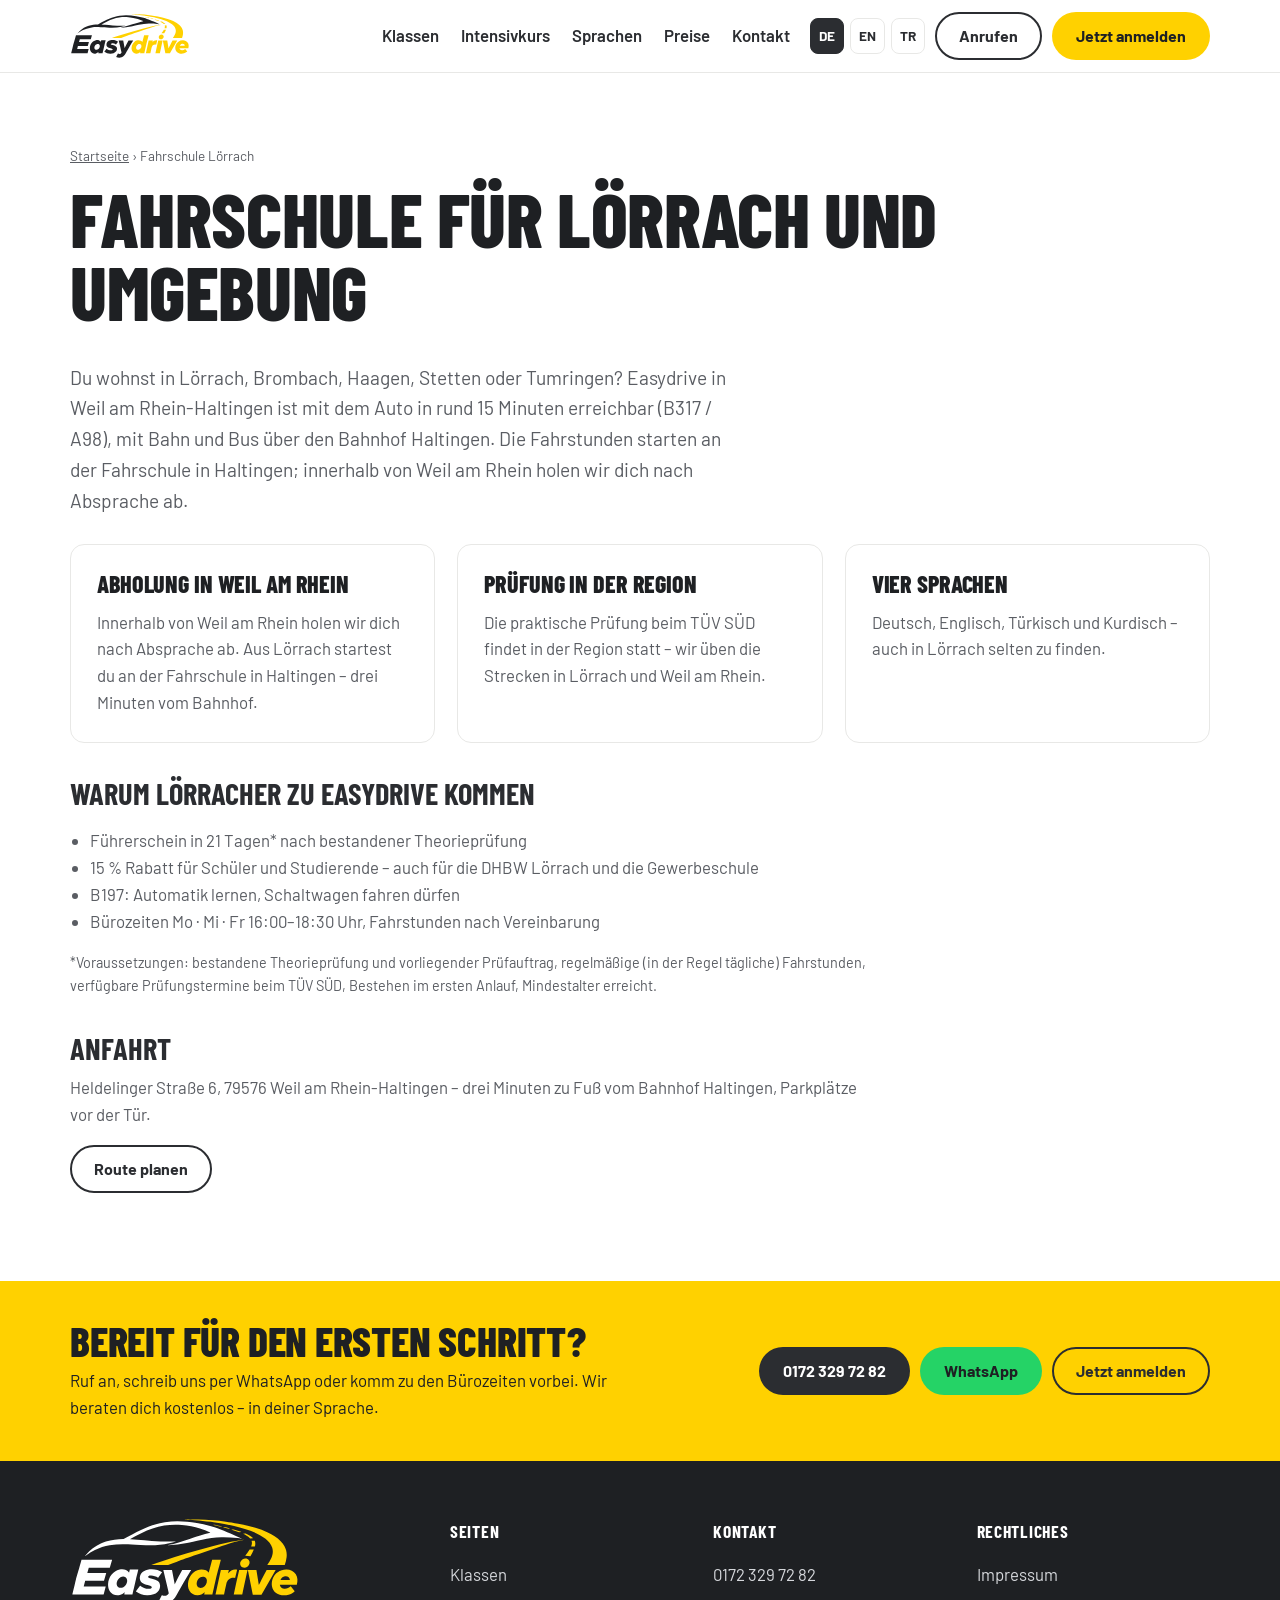
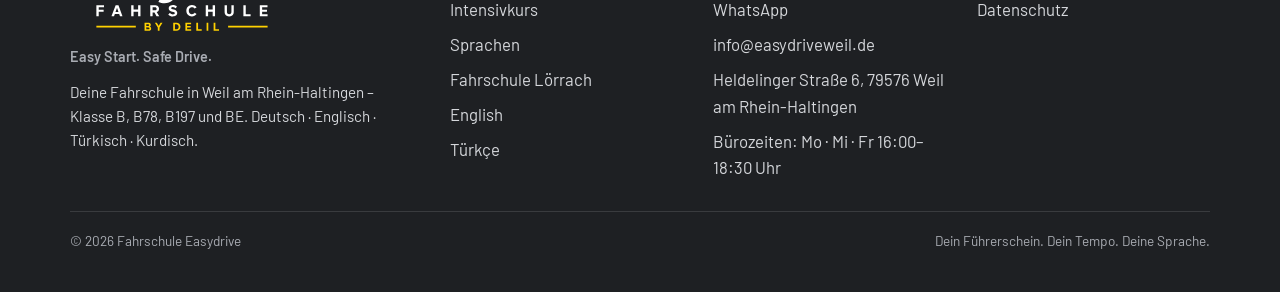
<file: fahrschule-loerrach/index.html>
<!doctype html>
<html lang="de">
<head>
<meta charset="utf-8">
<meta name="viewport" content="width=device-width, initial-scale=1">
<title>Fahrschule für Lörrach – Easydrive in Weil am Rhein-Haltingen</title>
<meta name="description" content="Fahrschule für Lörrach: Klasse B, B78, B197, BE und Intensivkurs in Weil am Rhein-Haltingen, 15 Minuten von Lörrach. Deutsch, Englisch, Türkisch, Kurdisch.">
<meta name="robots" content="noindex,nofollow">
<meta name="theme-color" content="#FFD100">
<link rel="canonical" href="https://www.easydriveweil.de/fahrschule-loerrach/">

<link rel="icon" href="../assets/img/favicon.svg" type="image/svg+xml">
<link rel="apple-touch-icon" href="../assets/img/apple-touch-icon.png">
<link rel="preload" href="../assets/fonts/barlow-condensed-800-latin.woff2" as="font" type="font/woff2" crossorigin>
<link rel="preload" href="../assets/fonts/barlow-400-latin.woff2" as="font" type="font/woff2" crossorigin>
<link rel="stylesheet" href="../assets/css/styles.css?v=f4b23831">
<meta property="og:type" content="website">
<meta property="og:site_name" content="Fahrschule Easydrive">
<meta property="og:title" content="Fahrschule für Lörrach – Easydrive in Weil am Rhein-Haltingen">
<meta property="og:description" content="Fahrschule für Lörrach: Klasse B, B78, B197, BE und Intensivkurs in Weil am Rhein-Haltingen, 15 Minuten von Lörrach. Deutsch, Englisch, Türkisch, Kurdisch.">
<meta property="og:url" content="https://www.easydriveweil.de/fahrschule-loerrach/">
<meta property="og:image" content="https://www.easydriveweil.de/assets/img/og.png">
<meta property="og:image:width" content="1200">
<meta property="og:image:height" content="630">
<meta property="og:locale" content="de_DE">
<meta name="twitter:card" content="summary_large_image">
<script type="application/ld+json">{"@context":"https://schema.org","@graph":[{"@type":["LocalBusiness","EducationalOrganization"],"@id":"https://www.easydriveweil.de/#business","name":"Fahrschule Easydrive","alternateName":"Fahrschule Easydrive Weil am Rhein","url":"https://www.easydriveweil.de/","image":"https://www.easydriveweil.de/assets/img/og.png","telephone":"+491723297282","email":"info@easydriveweil.de","address":{"@type":"PostalAddress","streetAddress":"Heldelinger Straße 6","postalCode":"79576","addressLocality":"Weil am Rhein","addressRegion":"Baden-Württemberg","addressCountry":"DE"},"geo":{"@type":"GeoCoordinates","latitude":"47.6133","longitude":"7.6098"},"openingHoursSpecification":[{"@type":"OpeningHoursSpecification","dayOfWeek":["Monday","Wednesday","Friday"],"opens":"16:00","closes":"18:30"}],"knowsLanguage":["de","en","tr","ku"]},{"@type":"BreadcrumbList","itemListElement":[{"@type":"ListItem","position":1,"name":"Startseite","item":"https://www.easydriveweil.de/"},{"@type":"ListItem","position":2,"name":"Fahrschule Lörrach","item":"https://www.easydriveweil.de/fahrschule-loerrach/"}]}]}</script>
</head>

<body data-page="loerrach" data-promo-until="2026-11-05">
<a class="skip" href="#main">Zum Inhalt springen</a>
<header class="nav" id="nav">
  <div class="wrap nav__inner">
    <a class="brand" href="../" aria-label="Fahrschule Easydrive – Startseite">
      <img class="brand__logo" src="../assets/img/logo-wordmark.svg" width="1228" height="472" alt="">
    </a>
    <button class="nav__toggle" id="navToggle" type="button" aria-expanded="false" aria-controls="navLinks" aria-label="Menü"><span></span><span></span><span></span></button>
    <nav class="nav__links" id="navLinks" aria-label="Menü">
      <a href="../fuehrerscheinklassen/">Klassen</a>
      <a href="../intensivkurs/">Intensivkurs</a>
      <a href="../sprachen/">Sprachen</a>
      <a href="../#preise">Preise</a>
      <a href="../#kontakt">Kontakt</a>
    </nav>
    <div class="nav__actions">
      <div class="nav__lang" aria-label="Sprache">
        <a href="../" hreflang="de" aria-current="page">DE</a>
        <a href="../en/" hreflang="en" >EN</a>
        <a href="../tr/" hreflang="tr" >TR</a>
      </div>
      <a class="btn btn--ghost" href="tel:+491723297282">Anrufen</a>
      <a class="btn btn--primary" href="../#anfrage">Jetzt anmelden</a>
    </div>
  </div>
</header>

<main id="main">
<section class="section">
  <div class="wrap">
    <p class="breadcrumb"><a href="../">Startseite</a> › Fahrschule Lörrach</p>
    <div class="subhead">
      <h1 class="h1">Fahrschule für Lörrach und Umgebung</h1>
      <p class="lead">Du wohnst in Lörrach, Brombach, Haagen, Stetten oder Tumringen? Easydrive in Weil am Rhein-Haltingen ist mit dem Auto in rund 15 Minuten erreichbar (B317 / A98), mit Bahn und Bus über den Bahnhof Haltingen. Die Fahrstunden starten an der Fahrschule in Haltingen; innerhalb von Weil am Rhein holen wir dich nach Absprache ab.</p>
    </div>
    <div class="grid grid--3">
      <div class="card"><h3 class="h3">Abholung in Weil am Rhein</h3><p>Innerhalb von Weil am Rhein holen wir dich nach Absprache ab. Aus Lörrach startest du an der Fahrschule in Haltingen – drei Minuten vom Bahnhof.</p></div>
      <div class="card"><h3 class="h3">Prüfung in der Region</h3><p>Die praktische Prüfung beim TÜV SÜD findet in der Region statt – wir üben die Strecken in Lörrach und Weil am Rhein.</p></div>
      <div class="card"><h3 class="h3">Vier Sprachen</h3><p>Deutsch, Englisch, Türkisch und Kurdisch – auch in Lörrach selten zu finden.</p></div>
    </div>
    <div class="prose">
      <h2>Warum Lörracher zu Easydrive kommen</h2>
      <ul>
        <li>Führerschein in 21 Tagen* nach bestandener Theorieprüfung</li>
        <li><span data-promo-launch>20 % Rabatt für alle Anmeldungen bis 5. November 2026 – danach 15 % für Schüler und Studierende, auch DHBW Lörrach und Gewerbeschule</span><span data-promo-done hidden>15 % Rabatt für Schüler und Studierende – auch für die DHBW Lörrach und die Gewerbeschule</span></li>
        <li>B197: Automatik lernen, Schaltwagen fahren dürfen</li>
        <li>Bürozeiten Mo · Mi · Fr 16:00–18:30 Uhr, Fahrstunden nach Vereinbarung</li>
      </ul>
      <p class="note">*Voraussetzungen: bestandene Theorieprüfung und vorliegender Prüfauftrag, regelmäßige (in der Regel tägliche) Fahrstunden, verfügbare Prüfungstermine beim TÜV SÜD, Bestehen im ersten Anlauf, Mindestalter erreicht.</p>
      <h2>Anfahrt</h2>
      <p>Heldelinger Straße 6, 79576 Weil am Rhein-Haltingen – drei Minuten zu Fuß vom Bahnhof Haltingen, Parkplätze vor der Tür.</p>
      <p><a class="btn btn--ghost" href="https://www.google.com/maps/search/?api=1&query=Heldelinger+Stra%C3%9Fe+6%2C+79576+Weil+am+Rhein" target="_blank" rel="noopener">Route planen</a></p>
    </div>
  </div>
</section>
</main>

<section class="cta" id="cta">
  <div class="wrap cta__inner">
    <div><h2 class="h2">Bereit für den ersten Schritt?</h2><p>Ruf an, schreib uns per WhatsApp oder komm zu den Bürozeiten vorbei. Wir beraten dich kostenlos – in deiner Sprache.</p></div>
    <div class="cta__actions">
      <a class="btn btn--dark" href="tel:+491723297282">0172 329 72 82</a>
      <a class="btn btn--wa" href="https://wa.me/491723297282" target="_blank" rel="noopener">WhatsApp</a>
      <a class="btn btn--ghost" href="../#anfrage">Jetzt anmelden</a>
    </div>
  </div>
</section>

<footer class="foot">
  <div class="wrap foot__inner">
    <div class="foot__brand">
      <img class="foot__logo" src="../assets/img/logo-full.svg" width="1228" height="618" alt="Easydrive Fahrschule by Delil" loading="lazy">
      <span class="foot__tagline">Easy Start. Safe Drive.</span>
      <p>Deine Fahrschule in Weil am Rhein-Haltingen – Klasse B, B78, B197 und BE. Deutsch · Englisch · Türkisch · Kurdisch.</p>
    </div>
    <nav class="foot__col" aria-label="Seiten">
      <span class="foot__h">Seiten</span>
      <a href="../fuehrerscheinklassen/">Klassen</a>
      <a href="../intensivkurs/">Intensivkurs</a>
      <a href="../sprachen/">Sprachen</a>
      <a href="../fahrschule-loerrach/">Fahrschule Lörrach</a>
      <a href="../en/" hreflang="en">English</a>
      <a href="../tr/" hreflang="tr">Türkçe</a>
    </nav>
    <div class="foot__col">
      <span class="foot__h">Kontakt</span>
      <a href="tel:+491723297282">0172 329 72 82</a>
      <a href="https://wa.me/491723297282" target="_blank" rel="noopener">WhatsApp</a>
      <a href="mailto:info@easydriveweil.de">info@easydriveweil.de</a>
      <span>Heldelinger Straße 6, 79576 Weil am Rhein-Haltingen</span>
      <span>Bürozeiten: Mo · Mi · Fr 16:00–18:30 Uhr</span>
    </div>
    <div class="foot__col">
      <span class="foot__h">Rechtliches</span>
      <a href="../impressum/">Impressum</a>
      <a href="../datenschutz/">Datenschutz</a>
    </div>
  </div>
  <div class="wrap foot__bar">
    <span>© <span id="year">2026</span> Fahrschule Easydrive</span>
    <span>Dein Führerschein. Dein Tempo. Deine Sprache.</span>
  </div>
</footer>

<div class="sticky" aria-label="Schnellkontakt">
  <a class="btn btn--ghost" href="tel:+491723297282">Anrufen</a>
  <a class="btn btn--wa" href="https://wa.me/491723297282" target="_blank" rel="noopener">WhatsApp</a>
  <a class="btn btn--primary" href="../#anfrage">Jetzt anmelden</a>
</div>

<script src="../assets/js/app.js?v=f4b23831" defer></script>
</body>
</html>
</file>
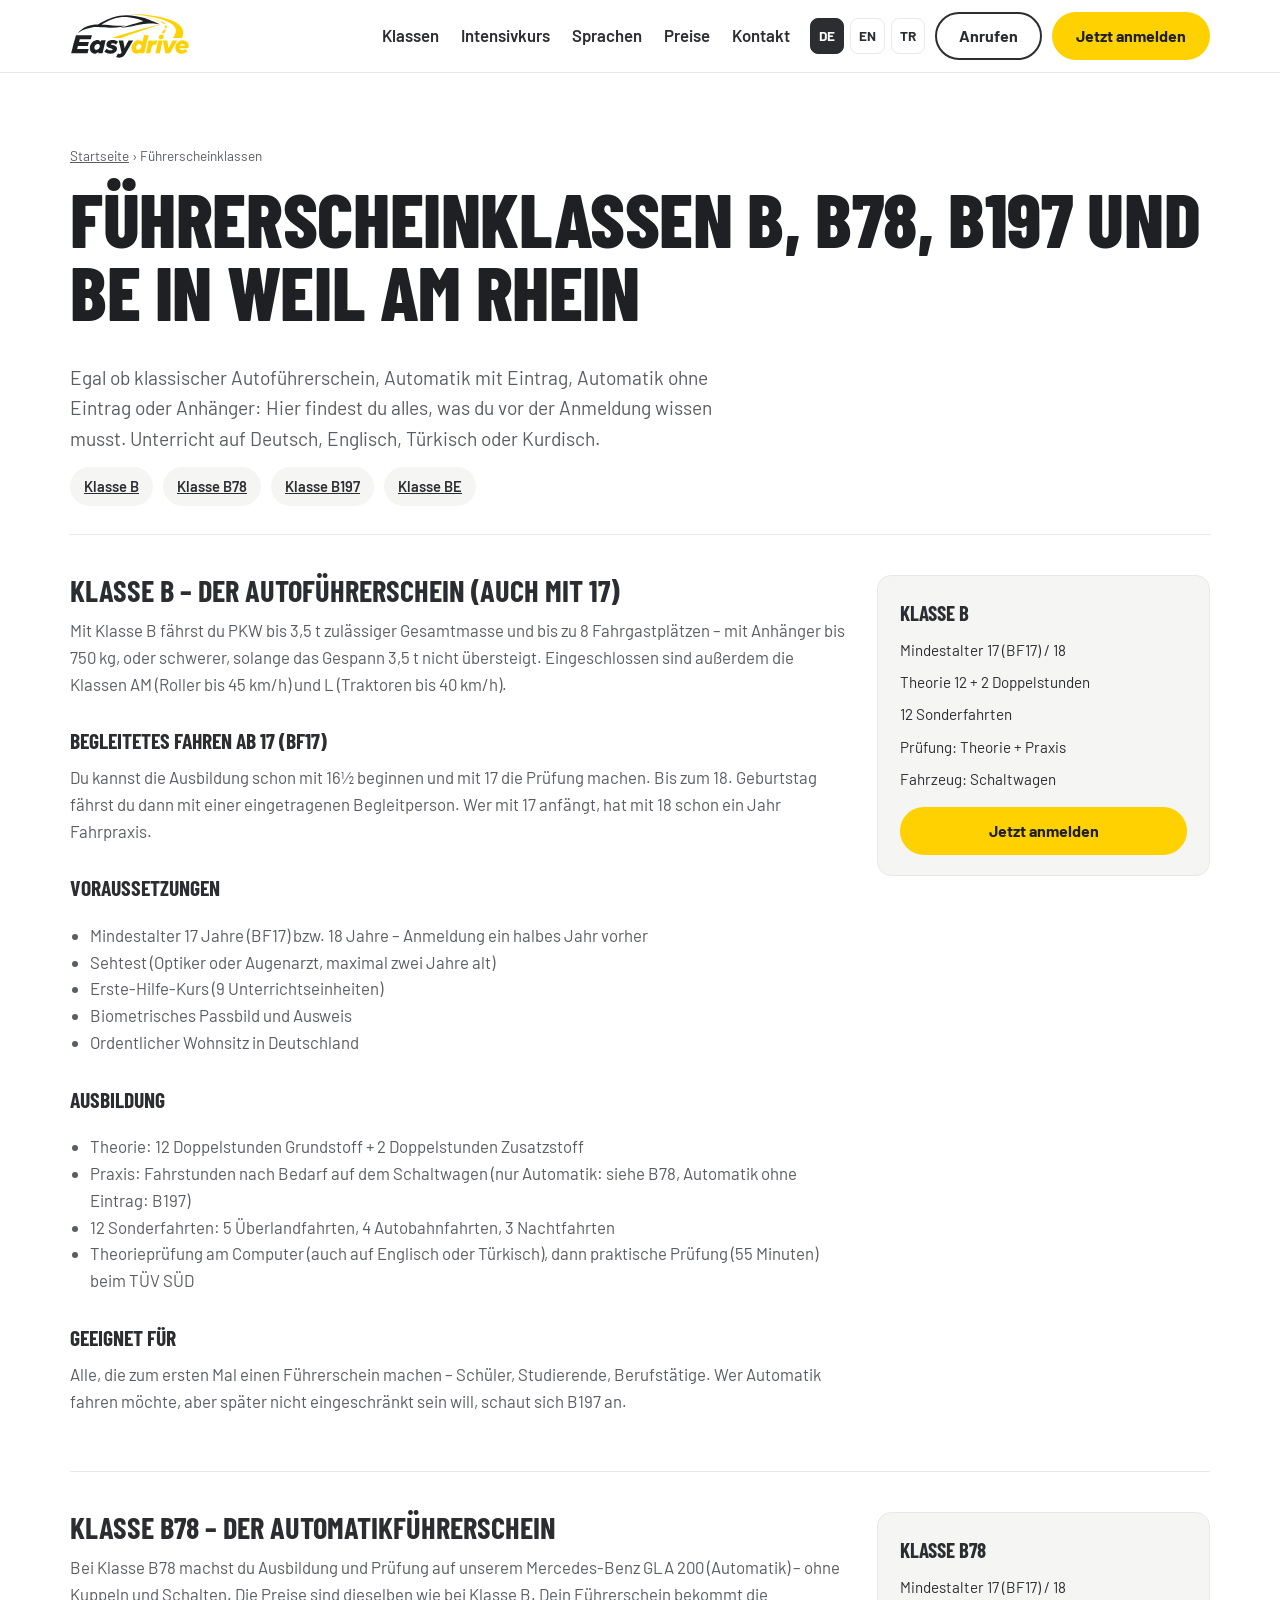
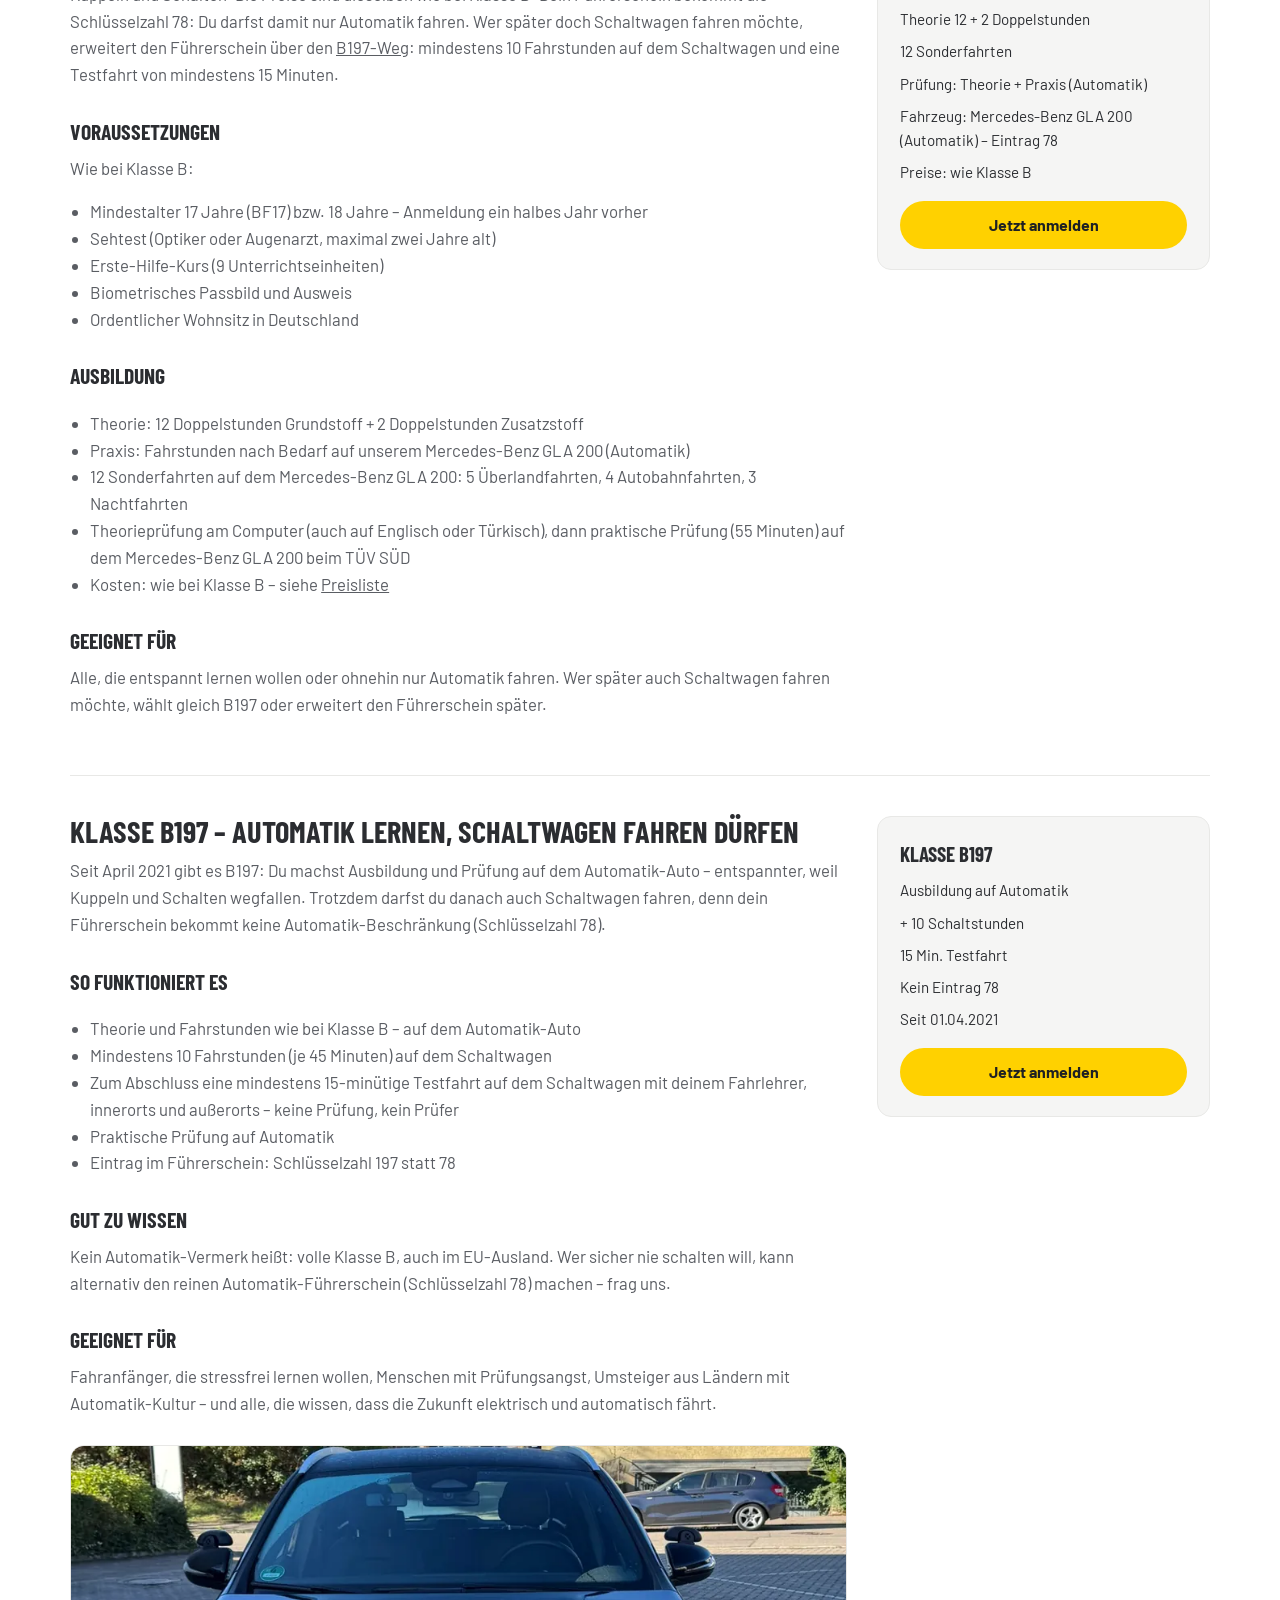
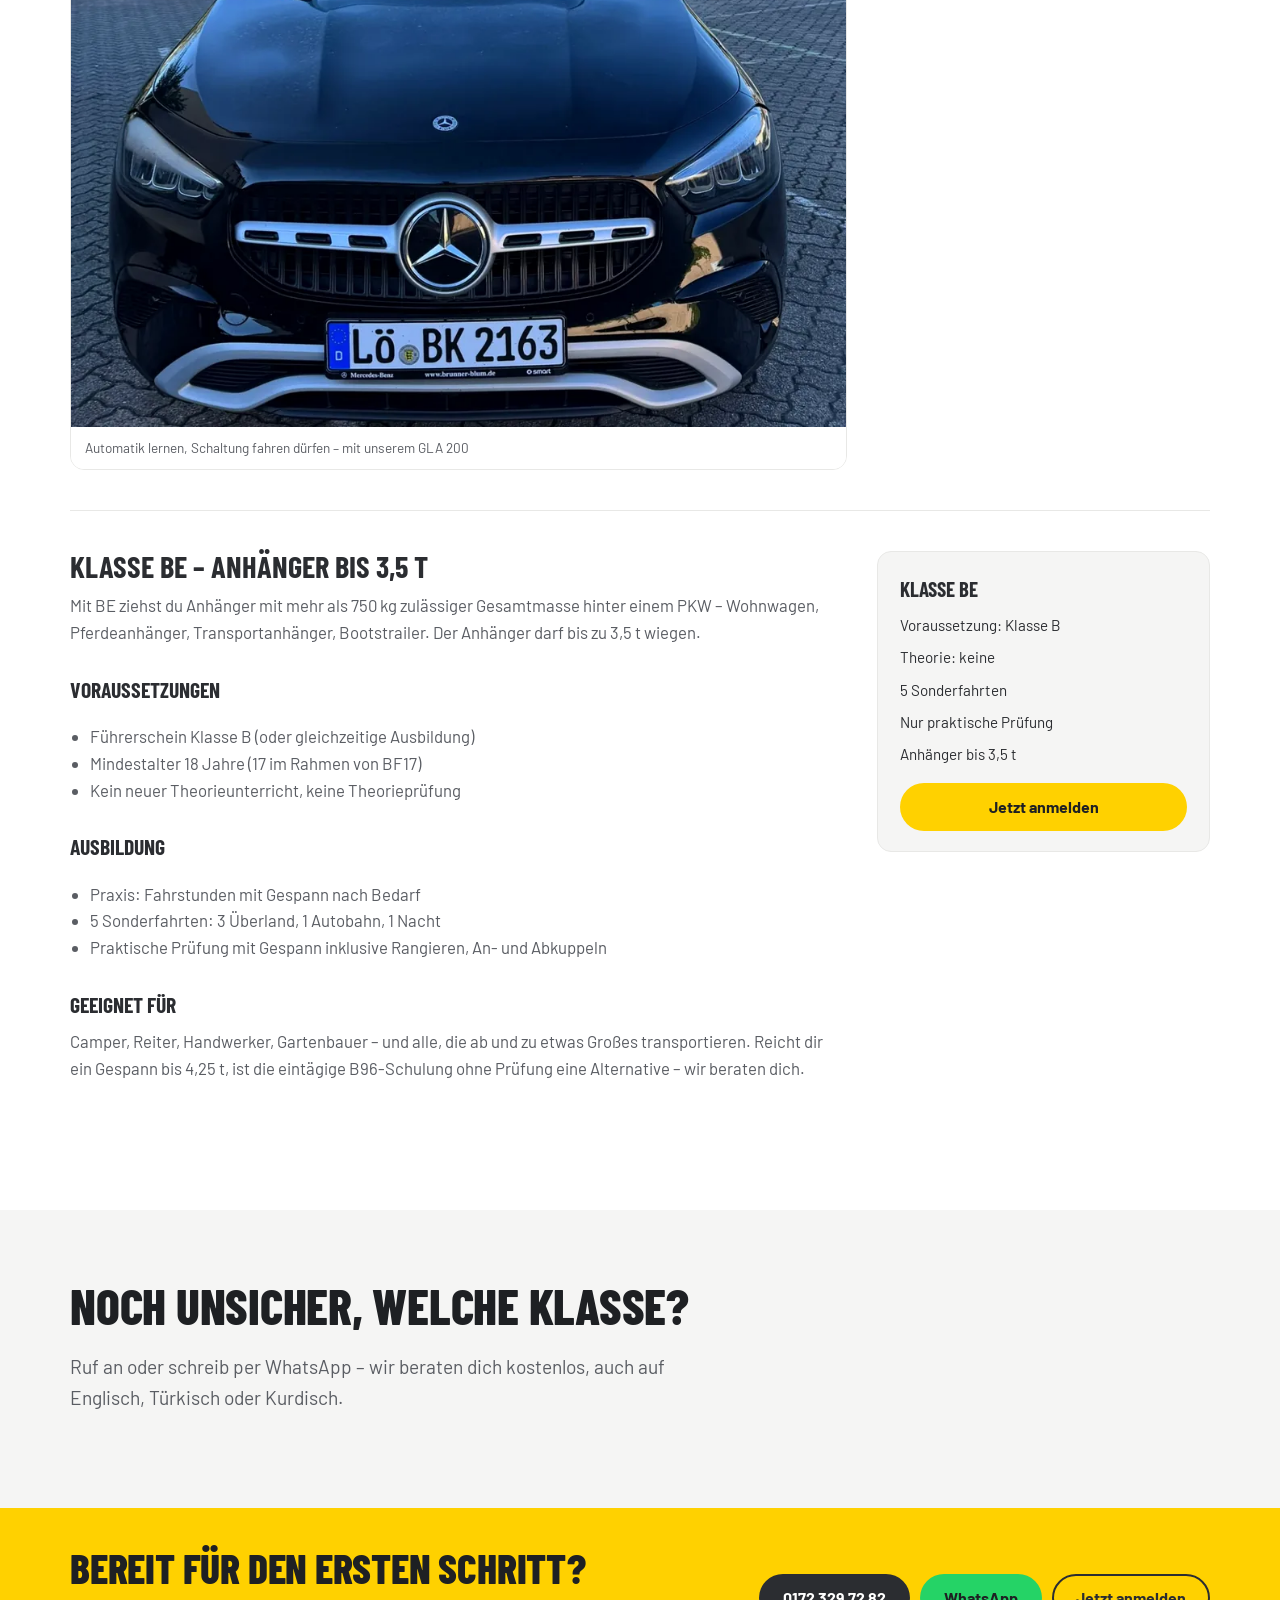
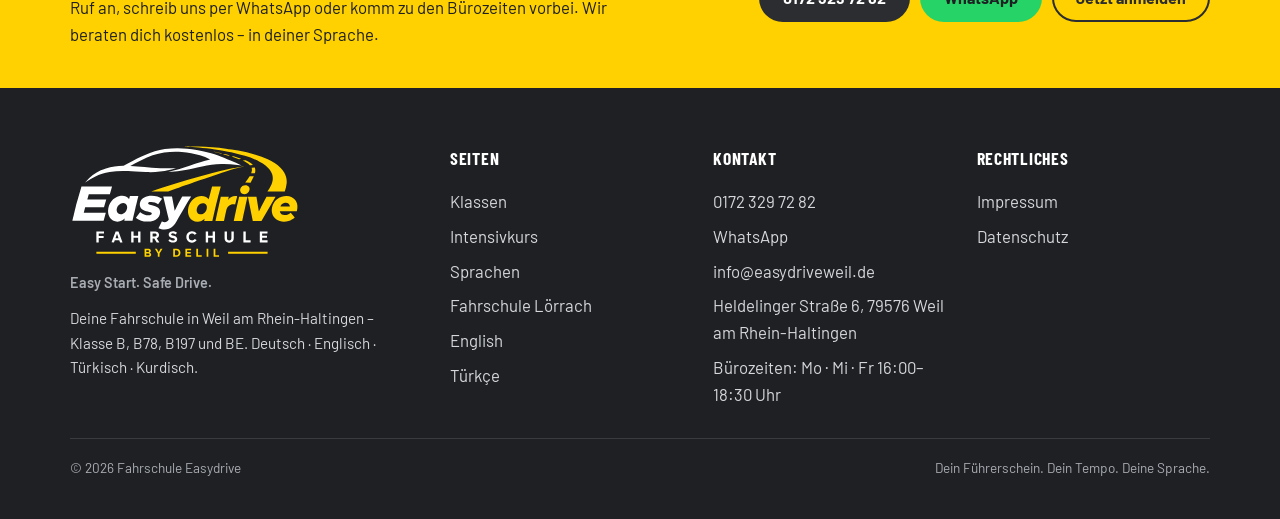
<file: fuehrerscheinklassen/index.html>
<!doctype html>
<html lang="de">
<head>
<meta charset="utf-8">
<meta name="viewport" content="width=device-width, initial-scale=1">
<title>Führerscheinklassen B, B78, B197 & BE – Easydrive Weil am Rhein</title>
<meta name="description" content="Klasse B (auch BF17), B78 Automatik, B197 Automatik mit Schaltkompetenz und BE Anhänger in Weil am Rhein. Voraussetzungen, Ausbildung, Prüfung.">
<meta name="robots" content="noindex,nofollow">
<meta name="theme-color" content="#FFD100">
<link rel="canonical" href="https://www.easydriveweil.de/fuehrerscheinklassen/">

<link rel="icon" href="../assets/img/favicon.svg" type="image/svg+xml">
<link rel="apple-touch-icon" href="../assets/img/apple-touch-icon.png">
<link rel="preload" href="../assets/fonts/barlow-condensed-800-latin.woff2" as="font" type="font/woff2" crossorigin>
<link rel="preload" href="../assets/fonts/barlow-400-latin.woff2" as="font" type="font/woff2" crossorigin>
<link rel="stylesheet" href="../assets/css/styles.css?v=f4b23831">
<meta property="og:type" content="website">
<meta property="og:site_name" content="Fahrschule Easydrive">
<meta property="og:title" content="Führerscheinklassen B, B78, B197 & BE – Easydrive Weil am Rhein">
<meta property="og:description" content="Klasse B (auch BF17), B78 Automatik, B197 Automatik mit Schaltkompetenz und BE Anhänger in Weil am Rhein. Voraussetzungen, Ausbildung, Prüfung.">
<meta property="og:url" content="https://www.easydriveweil.de/fuehrerscheinklassen/">
<meta property="og:image" content="https://www.easydriveweil.de/assets/img/og.png">
<meta property="og:image:width" content="1200">
<meta property="og:image:height" content="630">
<meta property="og:locale" content="de_DE">
<meta name="twitter:card" content="summary_large_image">
<script type="application/ld+json">{"@context":"https://schema.org","@graph":[{"@type":["LocalBusiness","EducationalOrganization"],"@id":"https://www.easydriveweil.de/#business","name":"Fahrschule Easydrive","alternateName":"Fahrschule Easydrive Weil am Rhein","url":"https://www.easydriveweil.de/","image":"https://www.easydriveweil.de/assets/img/og.png","telephone":"+491723297282","email":"info@easydriveweil.de","address":{"@type":"PostalAddress","streetAddress":"Heldelinger Straße 6","postalCode":"79576","addressLocality":"Weil am Rhein","addressRegion":"Baden-Württemberg","addressCountry":"DE"},"geo":{"@type":"GeoCoordinates","latitude":"47.6133","longitude":"7.6098"},"openingHoursSpecification":[{"@type":"OpeningHoursSpecification","dayOfWeek":["Monday","Wednesday","Friday"],"opens":"16:00","closes":"18:30"}],"knowsLanguage":["de","en","tr","ku"]},{"@type":"BreadcrumbList","itemListElement":[{"@type":"ListItem","position":1,"name":"Startseite","item":"https://www.easydriveweil.de/"},{"@type":"ListItem","position":2,"name":"Führerscheinklassen","item":"https://www.easydriveweil.de/fuehrerscheinklassen/"}]}]}</script>
</head>

<body data-page="klassen" data-promo-until="2026-11-05">
<a class="skip" href="#main">Zum Inhalt springen</a>
<header class="nav" id="nav">
  <div class="wrap nav__inner">
    <a class="brand" href="../" aria-label="Fahrschule Easydrive – Startseite">
      <img class="brand__logo" src="../assets/img/logo-wordmark.svg" width="1228" height="472" alt="">
    </a>
    <button class="nav__toggle" id="navToggle" type="button" aria-expanded="false" aria-controls="navLinks" aria-label="Menü"><span></span><span></span><span></span></button>
    <nav class="nav__links" id="navLinks" aria-label="Menü">
      <a href="../fuehrerscheinklassen/">Klassen</a>
      <a href="../intensivkurs/">Intensivkurs</a>
      <a href="../sprachen/">Sprachen</a>
      <a href="../#preise">Preise</a>
      <a href="../#kontakt">Kontakt</a>
    </nav>
    <div class="nav__actions">
      <div class="nav__lang" aria-label="Sprache">
        <a href="../" hreflang="de" aria-current="page">DE</a>
        <a href="../en/" hreflang="en" >EN</a>
        <a href="../tr/" hreflang="tr" >TR</a>
      </div>
      <a class="btn btn--ghost" href="tel:+491723297282">Anrufen</a>
      <a class="btn btn--primary" href="../#anfrage">Jetzt anmelden</a>
    </div>
  </div>
</header>

<main id="main">
<section class="section">
  <div class="wrap">
    <p class="breadcrumb"><a href="../">Startseite</a> › Führerscheinklassen</p>
    <div class="subhead">
      <h1 class="h1">Führerscheinklassen B, B78, B197 und BE in Weil am Rhein</h1>
      <p class="lead">Egal ob klassischer Autoführerschein, Automatik mit Eintrag, Automatik ohne Eintrag oder Anhänger: Hier findest du alles, was du vor der Anmeldung wissen musst. Unterricht auf Deutsch, Englisch, Türkisch oder Kurdisch.</p>
      <div class="chips"><a class="chip" href="#b">Klasse B</a><a class="chip" href="#b78">Klasse B78</a><a class="chip" href="#b197">Klasse B197</a><a class="chip" href="#be">Klasse BE</a></div>
    </div>

    <div class="classblock" id="b">
      <div class="prose">
        <h2>Klasse B – der Autoführerschein (auch mit 17)</h2>
        <p>Mit Klasse B fährst du PKW bis 3,5 t zulässiger Gesamtmasse und bis zu 8 Fahrgastplätzen – mit Anhänger bis 750 kg, oder schwerer, solange das Gespann 3,5 t nicht übersteigt. Eingeschlossen sind außerdem die Klassen AM (Roller bis 45 km/h) und L (Traktoren bis 40 km/h).</p>
        <h3>Begleitetes Fahren ab 17 (BF17)</h3>
        <p>Du kannst die Ausbildung schon mit 16½ beginnen und mit 17 die Prüfung machen. Bis zum 18. Geburtstag fährst du dann mit einer eingetragenen Begleitperson. Wer mit 17 anfängt, hat mit 18 schon ein Jahr Fahrpraxis.</p>
        <h3>Voraussetzungen</h3>
        <ul>
          <li>Mindestalter 17 Jahre (BF17) bzw. 18 Jahre – Anmeldung ein halbes Jahr vorher</li>
          <li>Sehtest (Optiker oder Augenarzt, maximal zwei Jahre alt)</li>
          <li>Erste-Hilfe-Kurs (9 Unterrichtseinheiten)</li>
          <li>Biometrisches Passbild und Ausweis</li>
          <li>Ordentlicher Wohnsitz in Deutschland</li>
        </ul>
        <h3>Ausbildung</h3>
        <ul>
          <li>Theorie: 12 Doppelstunden Grundstoff + 2 Doppelstunden Zusatzstoff</li>
          <li>Praxis: Fahrstunden nach Bedarf auf dem Schaltwagen (nur Automatik: siehe B78, Automatik ohne Eintrag: B197)</li>
          <li>12 Sonderfahrten: 5 Überlandfahrten, 4 Autobahnfahrten, 3 Nachtfahrten</li>
          <li>Theorieprüfung am Computer (auch auf Englisch oder Türkisch), dann praktische Prüfung (55 Minuten) beim TÜV SÜD</li>
        </ul>
        <h3>Geeignet für</h3>
        <p>Alle, die zum ersten Mal einen Führerschein machen – Schüler, Studierende, Berufstätige. Wer Automatik fahren möchte, aber später nicht eingeschränkt sein will, schaut sich B197 an.</p>
      </div>
      <aside class="keyfacts">
        <b>Klasse B</b>
        <span>Mindestalter 17 (BF17) / 18</span>
        <span>Theorie 12 + 2 Doppelstunden</span>
        <span>12 Sonderfahrten</span>
        <span>Prüfung: Theorie + Praxis</span>
        <span>Fahrzeug: Schaltwagen</span>
        <a class="btn btn--primary" href="../#anmeldung">Jetzt anmelden</a>
      </aside>
    </div>

    <div class="classblock" id="b78">
      <div class="prose">
        <h2>Klasse B78 – der Automatikführerschein</h2>
        <p>Bei Klasse B78 machst du Ausbildung und Prüfung auf unserem Mercedes-Benz GLA 200 (Automatik) – ohne Kuppeln und Schalten. Die Preise sind dieselben wie bei Klasse B. Dein Führerschein bekommt die Schlüsselzahl 78: Du darfst damit nur Automatik fahren. Wer später doch Schaltwagen fahren möchte, erweitert den Führerschein über den <a href="#b197">B197-Weg</a>: mindestens 10 Fahrstunden auf dem Schaltwagen und eine Testfahrt von mindestens 15 Minuten.</p>
        <h3>Voraussetzungen</h3>
        <p>Wie bei Klasse B:</p>
        <ul>
          <li>Mindestalter 17 Jahre (BF17) bzw. 18 Jahre – Anmeldung ein halbes Jahr vorher</li>
          <li>Sehtest (Optiker oder Augenarzt, maximal zwei Jahre alt)</li>
          <li>Erste-Hilfe-Kurs (9 Unterrichtseinheiten)</li>
          <li>Biometrisches Passbild und Ausweis</li>
          <li>Ordentlicher Wohnsitz in Deutschland</li>
        </ul>
        <h3>Ausbildung</h3>
        <ul>
          <li>Theorie: 12 Doppelstunden Grundstoff + 2 Doppelstunden Zusatzstoff</li>
          <li>Praxis: Fahrstunden nach Bedarf auf unserem Mercedes-Benz GLA 200 (Automatik)</li>
          <li>12 Sonderfahrten auf dem Mercedes-Benz GLA 200: 5 Überlandfahrten, 4 Autobahnfahrten, 3 Nachtfahrten</li>
          <li>Theorieprüfung am Computer (auch auf Englisch oder Türkisch), dann praktische Prüfung (55 Minuten) auf dem Mercedes-Benz GLA 200 beim TÜV SÜD</li>
          <li>Kosten: wie bei Klasse B – siehe <a href="../#preise">Preisliste</a></li>
        </ul>
        <h3>Geeignet für</h3>
        <p>Alle, die entspannt lernen wollen oder ohnehin nur Automatik fahren. Wer später auch Schaltwagen fahren möchte, wählt gleich B197 oder erweitert den Führerschein später.</p>
      </div>
      <aside class="keyfacts">
        <b>Klasse B78</b>
        <span>Mindestalter 17 (BF17) / 18</span>
        <span>Theorie 12 + 2 Doppelstunden</span>
        <span>12 Sonderfahrten</span>
        <span>Prüfung: Theorie + Praxis (Automatik)</span>
        <span>Fahrzeug: Mercedes-Benz GLA 200 (Automatik) – Eintrag 78</span>
        <span>Preise: wie Klasse B</span>
        <a class="btn btn--primary" href="../#anmeldung">Jetzt anmelden</a>
      </aside>
    </div>

    <div class="classblock" id="b197">
      <div class="prose">
        <h2>Klasse B197 – Automatik lernen, Schaltwagen fahren dürfen</h2>
        <p>Seit April 2021 gibt es B197: Du machst Ausbildung und Prüfung auf dem Automatik-Auto – entspannter, weil Kuppeln und Schalten wegfallen. Trotzdem darfst du danach auch Schaltwagen fahren, denn dein Führerschein bekommt keine Automatik-Beschränkung (Schlüsselzahl 78).</p>
        <h3>So funktioniert es</h3>
        <ul>
          <li>Theorie und Fahrstunden wie bei Klasse B – auf dem Automatik-Auto</li>
          <li>Mindestens 10 Fahrstunden (je 45 Minuten) auf dem Schaltwagen</li>
          <li>Zum Abschluss eine mindestens 15-minütige Testfahrt auf dem Schaltwagen mit deinem Fahrlehrer, innerorts und außerorts – keine Prüfung, kein Prüfer</li>
          <li>Praktische Prüfung auf Automatik</li>
          <li>Eintrag im Führerschein: Schlüsselzahl 197 statt 78</li>
        </ul>
        <h3>Gut zu wissen</h3>
        <p>Kein Automatik-Vermerk heißt: volle Klasse B, auch im EU-Ausland. Wer sicher nie schalten will, kann alternativ den reinen Automatik-Führerschein (Schlüsselzahl 78) machen – frag uns.</p>
        <h3>Geeignet für</h3>
        <p>Fahranfänger, die stressfrei lernen wollen, Menschen mit Prüfungsangst, Umsteiger aus Ländern mit Automatik-Kultur – und alle, die wissen, dass die Zukunft elektrisch und automatisch fährt.</p>
        <figure class="page-photo">
          <img src="../assets/img/photos/car-front-960.webp"
            srcset="../assets/img/photos/car-front-480.webp 480w, ../assets/img/photos/car-front-960.webp 960w, ../assets/img/photos/car-front-1440.webp 1440w"
            sizes="(max-width: 860px) 100vw, 560px" width="1440" height="1080" loading="lazy" decoding="async"
            alt="Mercedes-Benz GLA 200 der Fahrschule Easydrive von vorn">
          <figcaption>Automatik lernen, Schaltung fahren dürfen – mit unserem GLA 200</figcaption>
        </figure>
      </div>
      <aside class="keyfacts">
        <b>Klasse B197</b>
        <span>Ausbildung auf Automatik</span>
        <span>+ 10 Schaltstunden</span>
        <span>15 Min. Testfahrt</span>
        <span>Kein Eintrag 78</span>
        <span>Seit 01.04.2021</span>
        <a class="btn btn--primary" href="../#anmeldung">Jetzt anmelden</a>
      </aside>
    </div>

    <div class="classblock" id="be">
      <div class="prose">
        <h2>Klasse BE – Anhänger bis 3,5 t</h2>
        <p>Mit BE ziehst du Anhänger mit mehr als 750 kg zulässiger Gesamtmasse hinter einem PKW – Wohnwagen, Pferdeanhänger, Transportanhänger, Bootstrailer. Der Anhänger darf bis zu 3,5 t wiegen.</p>
        <h3>Voraussetzungen</h3>
        <ul>
          <li>Führerschein Klasse B (oder gleichzeitige Ausbildung)</li>
          <li>Mindestalter 18 Jahre (17 im Rahmen von BF17)</li>
          <li>Kein neuer Theorieunterricht, keine Theorieprüfung</li>
        </ul>
        <h3>Ausbildung</h3>
        <ul>
          <li>Praxis: Fahrstunden mit Gespann nach Bedarf</li>
          <li>5 Sonderfahrten: 3 Überland, 1 Autobahn, 1 Nacht</li>
          <li>Praktische Prüfung mit Gespann inklusive Rangieren, An- und Abkuppeln</li>
        </ul>
        <h3>Geeignet für</h3>
        <p>Camper, Reiter, Handwerker, Gartenbauer – und alle, die ab und zu etwas Großes transportieren. Reicht dir ein Gespann bis 4,25 t, ist die eintägige B96-Schulung ohne Prüfung eine Alternative – wir beraten dich.</p>
      </div>
      <aside class="keyfacts">
        <b>Klasse BE</b>
        <span>Voraussetzung: Klasse B</span>
        <span>Theorie: keine</span>
        <span>5 Sonderfahrten</span>
        <span>Nur praktische Prüfung</span>
        <span>Anhänger bis 3,5 t</span>
        <a class="btn btn--primary" href="../#anmeldung">Jetzt anmelden</a>
      </aside>
    </div>
  </div>
</section>

<section class="section section--grey">
  <div class="wrap">
    <h2 class="h2">Noch unsicher, welche Klasse?</h2>
    <p class="lead">Ruf an oder schreib per WhatsApp – wir beraten dich kostenlos, auch auf Englisch, Türkisch oder Kurdisch.</p>
  </div>
</section>
</main>

<section class="cta" id="cta">
  <div class="wrap cta__inner">
    <div><h2 class="h2">Bereit für den ersten Schritt?</h2><p>Ruf an, schreib uns per WhatsApp oder komm zu den Bürozeiten vorbei. Wir beraten dich kostenlos – in deiner Sprache.</p></div>
    <div class="cta__actions">
      <a class="btn btn--dark" href="tel:+491723297282">0172 329 72 82</a>
      <a class="btn btn--wa" href="https://wa.me/491723297282" target="_blank" rel="noopener">WhatsApp</a>
      <a class="btn btn--ghost" href="../#anfrage">Jetzt anmelden</a>
    </div>
  </div>
</section>

<footer class="foot">
  <div class="wrap foot__inner">
    <div class="foot__brand">
      <img class="foot__logo" src="../assets/img/logo-full.svg" width="1228" height="618" alt="Easydrive Fahrschule by Delil" loading="lazy">
      <span class="foot__tagline">Easy Start. Safe Drive.</span>
      <p>Deine Fahrschule in Weil am Rhein-Haltingen – Klasse B, B78, B197 und BE. Deutsch · Englisch · Türkisch · Kurdisch.</p>
    </div>
    <nav class="foot__col" aria-label="Seiten">
      <span class="foot__h">Seiten</span>
      <a href="../fuehrerscheinklassen/">Klassen</a>
      <a href="../intensivkurs/">Intensivkurs</a>
      <a href="../sprachen/">Sprachen</a>
      <a href="../fahrschule-loerrach/">Fahrschule Lörrach</a>
      <a href="../en/" hreflang="en">English</a>
      <a href="../tr/" hreflang="tr">Türkçe</a>
    </nav>
    <div class="foot__col">
      <span class="foot__h">Kontakt</span>
      <a href="tel:+491723297282">0172 329 72 82</a>
      <a href="https://wa.me/491723297282" target="_blank" rel="noopener">WhatsApp</a>
      <a href="mailto:info@easydriveweil.de">info@easydriveweil.de</a>
      <span>Heldelinger Straße 6, 79576 Weil am Rhein-Haltingen</span>
      <span>Bürozeiten: Mo · Mi · Fr 16:00–18:30 Uhr</span>
    </div>
    <div class="foot__col">
      <span class="foot__h">Rechtliches</span>
      <a href="../impressum/">Impressum</a>
      <a href="../datenschutz/">Datenschutz</a>
    </div>
  </div>
  <div class="wrap foot__bar">
    <span>© <span id="year">2026</span> Fahrschule Easydrive</span>
    <span>Dein Führerschein. Dein Tempo. Deine Sprache.</span>
  </div>
</footer>

<div class="sticky" aria-label="Schnellkontakt">
  <a class="btn btn--ghost" href="tel:+491723297282">Anrufen</a>
  <a class="btn btn--wa" href="https://wa.me/491723297282" target="_blank" rel="noopener">WhatsApp</a>
  <a class="btn btn--primary" href="../#anfrage">Jetzt anmelden</a>
</div>

<script src="../assets/js/app.js?v=f4b23831" defer></script>
</body>
</html>
</file>
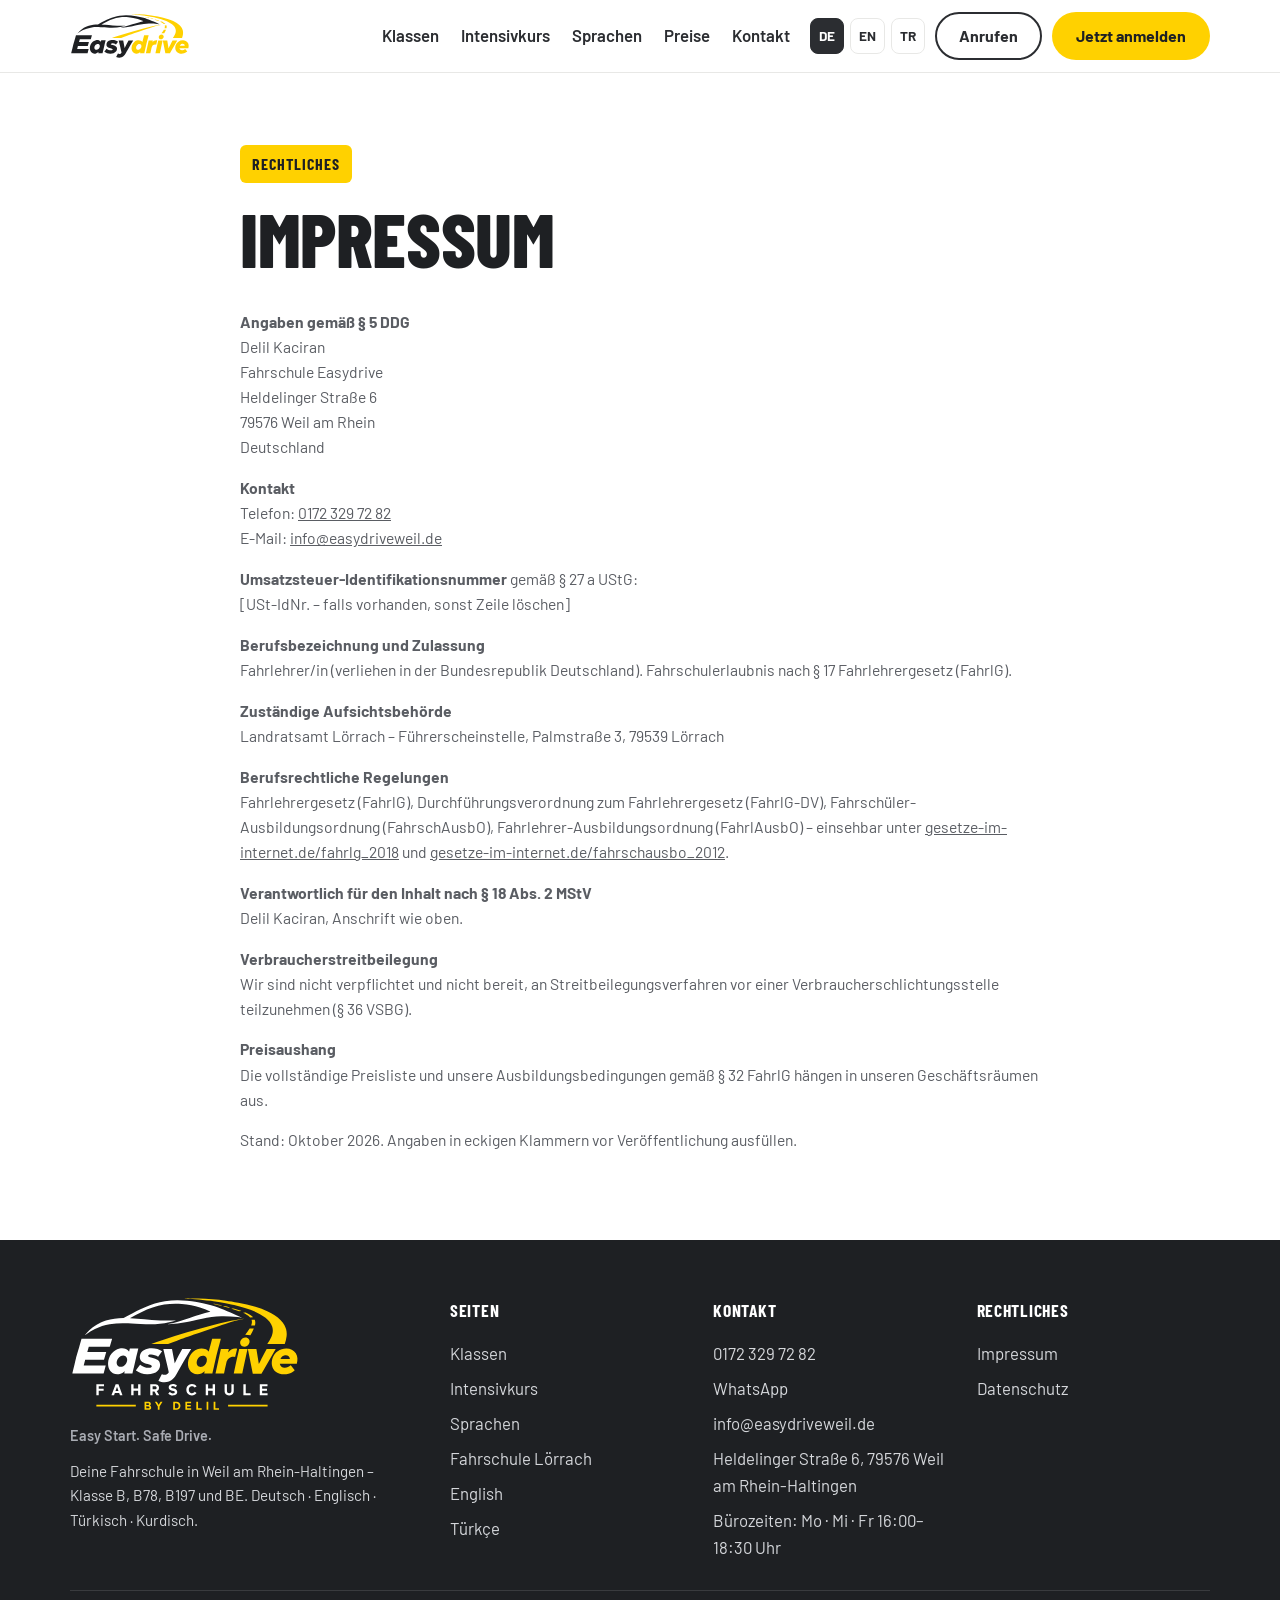
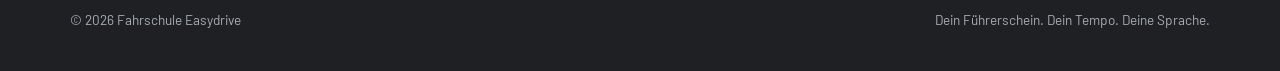
<file: impressum/index.html>
<!doctype html>
<html lang="de">
<head>
<meta charset="utf-8">
<meta name="viewport" content="width=device-width, initial-scale=1">
<title>Impressum – Fahrschule Easydrive, Weil am Rhein</title>
<meta name="description" content="Impressum der Fahrschule Easydrive, Heldelinger Straße 6, 79576 Weil am Rhein.">
<meta name="robots" content="noindex,nofollow">
<meta name="theme-color" content="#FFD100">
<link rel="canonical" href="https://www.easydriveweil.de/impressum/">

<link rel="icon" href="../assets/img/favicon.svg" type="image/svg+xml">
<link rel="apple-touch-icon" href="../assets/img/apple-touch-icon.png">
<link rel="preload" href="../assets/fonts/barlow-condensed-800-latin.woff2" as="font" type="font/woff2" crossorigin>
<link rel="preload" href="../assets/fonts/barlow-400-latin.woff2" as="font" type="font/woff2" crossorigin>
<link rel="stylesheet" href="../assets/css/styles.css?v=f4b23831">
<meta property="og:type" content="website">
<meta property="og:site_name" content="Fahrschule Easydrive">
<meta property="og:title" content="Impressum – Fahrschule Easydrive, Weil am Rhein">
<meta property="og:description" content="Impressum der Fahrschule Easydrive, Heldelinger Straße 6, 79576 Weil am Rhein.">
<meta property="og:url" content="https://www.easydriveweil.de/impressum/">
<meta property="og:image" content="https://www.easydriveweil.de/assets/img/og.png">
<meta property="og:image:width" content="1200">
<meta property="og:image:height" content="630">
<meta property="og:locale" content="de_DE">
<meta name="twitter:card" content="summary_large_image">
<script type="application/ld+json">{"@context":"https://schema.org","@type":"WebPage","name":"Impressum"}</script>
</head>

<body data-page="impressum" data-promo-until="2026-11-05">
<a class="skip" href="#main">Zum Inhalt springen</a>
<header class="nav" id="nav">
  <div class="wrap nav__inner">
    <a class="brand" href="../" aria-label="Fahrschule Easydrive – Startseite">
      <img class="brand__logo" src="../assets/img/logo-wordmark.svg" width="1228" height="472" alt="">
    </a>
    <button class="nav__toggle" id="navToggle" type="button" aria-expanded="false" aria-controls="navLinks" aria-label="Menü"><span></span><span></span><span></span></button>
    <nav class="nav__links" id="navLinks" aria-label="Menü">
      <a href="../fuehrerscheinklassen/">Klassen</a>
      <a href="../intensivkurs/">Intensivkurs</a>
      <a href="../sprachen/">Sprachen</a>
      <a href="../#preise">Preise</a>
      <a href="../#kontakt">Kontakt</a>
    </nav>
    <div class="nav__actions">
      <div class="nav__lang" aria-label="Sprache">
        <a href="../" hreflang="de" aria-current="page">DE</a>
        <a href="../en/" hreflang="en" >EN</a>
        <a href="../tr/" hreflang="tr" >TR</a>
      </div>
      <a class="btn btn--ghost" href="tel:+491723297282">Anrufen</a>
      <a class="btn btn--primary" href="../#anfrage">Jetzt anmelden</a>
    </div>
  </div>
</header>

<main id="main">
<section class="section">
  <div class="wrap prose prose--legal">
    <span class="kicker">Rechtliches</span>
    <h1 class="h1">Impressum</h1>
    <p><b>Angaben gemäß § 5 DDG</b><br>Delil Kaciran<br>Fahrschule Easydrive<br>Heldelinger Straße 6<br>79576 Weil am Rhein<br>Deutschland</p>
    <p><b>Kontakt</b><br>Telefon: <a href="tel:+491723297282">0172 329 72 82</a><br>E-Mail: <a href="mailto:info@easydriveweil.de">info@easydriveweil.de</a></p>
    <p><b>Umsatzsteuer-Identifikationsnummer</b> gemäß § 27 a UStG:<br>[USt-IdNr. – falls vorhanden, sonst Zeile löschen]</p>
    <p><b>Berufsbezeichnung und Zulassung</b><br>Fahrlehrer/in (verliehen in der Bundesrepublik Deutschland). Fahrschulerlaubnis nach § 17 Fahrlehrergesetz (FahrlG).</p>
    <p><b>Zuständige Aufsichtsbehörde</b><br>Landratsamt Lörrach – Führerscheinstelle, Palmstraße 3, 79539 Lörrach</p>
    <p><b>Berufsrechtliche Regelungen</b><br>Fahrlehrergesetz (FahrlG), Durchführungsverordnung zum Fahrlehrergesetz (FahrlG-DV), Fahrschüler-Ausbildungsordnung (FahrschAusbO), Fahrlehrer-Ausbildungsordnung (FahrlAusbO) – einsehbar unter <a href="https://www.gesetze-im-internet.de/fahrlg_2018/" target="_blank" rel="noopener">gesetze-im-internet.de/fahrlg_2018</a> und <a href="https://www.gesetze-im-internet.de/fahrschausbo_2012/" target="_blank" rel="noopener">gesetze-im-internet.de/fahrschausbo_2012</a>.</p>
    <p><b>Verantwortlich für den Inhalt nach § 18 Abs. 2 MStV</b><br>Delil Kaciran, Anschrift wie oben.</p>
    <p><b>Verbraucherstreitbeilegung</b><br>Wir sind nicht verpflichtet und nicht bereit, an Streitbeilegungsverfahren vor einer Verbraucherschlichtungsstelle teilzunehmen (§ 36 VSBG).</p>
    <p><b>Preisaushang</b><br>Die vollständige Preisliste und unsere Ausbildungsbedingungen gemäß § 32 FahrlG hängen in unseren Geschäftsräumen aus.</p>
    <p class="note">Stand: Oktober 2026. Angaben in eckigen Klammern vor Veröffentlichung ausfüllen.</p>
  </div>
</section>
</main>


<footer class="foot">
  <div class="wrap foot__inner">
    <div class="foot__brand">
      <img class="foot__logo" src="../assets/img/logo-full.svg" width="1228" height="618" alt="Easydrive Fahrschule by Delil" loading="lazy">
      <span class="foot__tagline">Easy Start. Safe Drive.</span>
      <p>Deine Fahrschule in Weil am Rhein-Haltingen – Klasse B, B78, B197 und BE. Deutsch · Englisch · Türkisch · Kurdisch.</p>
    </div>
    <nav class="foot__col" aria-label="Seiten">
      <span class="foot__h">Seiten</span>
      <a href="../fuehrerscheinklassen/">Klassen</a>
      <a href="../intensivkurs/">Intensivkurs</a>
      <a href="../sprachen/">Sprachen</a>
      <a href="../fahrschule-loerrach/">Fahrschule Lörrach</a>
      <a href="../en/" hreflang="en">English</a>
      <a href="../tr/" hreflang="tr">Türkçe</a>
    </nav>
    <div class="foot__col">
      <span class="foot__h">Kontakt</span>
      <a href="tel:+491723297282">0172 329 72 82</a>
      <a href="https://wa.me/491723297282" target="_blank" rel="noopener">WhatsApp</a>
      <a href="mailto:info@easydriveweil.de">info@easydriveweil.de</a>
      <span>Heldelinger Straße 6, 79576 Weil am Rhein-Haltingen</span>
      <span>Bürozeiten: Mo · Mi · Fr 16:00–18:30 Uhr</span>
    </div>
    <div class="foot__col">
      <span class="foot__h">Rechtliches</span>
      <a href="../impressum/">Impressum</a>
      <a href="../datenschutz/">Datenschutz</a>
    </div>
  </div>
  <div class="wrap foot__bar">
    <span>© <span id="year">2026</span> Fahrschule Easydrive</span>
    <span>Dein Führerschein. Dein Tempo. Deine Sprache.</span>
  </div>
</footer>

<div class="sticky" aria-label="Schnellkontakt">
  <a class="btn btn--ghost" href="tel:+491723297282">Anrufen</a>
  <a class="btn btn--wa" href="https://wa.me/491723297282" target="_blank" rel="noopener">WhatsApp</a>
  <a class="btn btn--primary" href="../#anfrage">Jetzt anmelden</a>
</div>

<script src="../assets/js/app.js?v=f4b23831" defer></script>
</body>
</html>
</file>
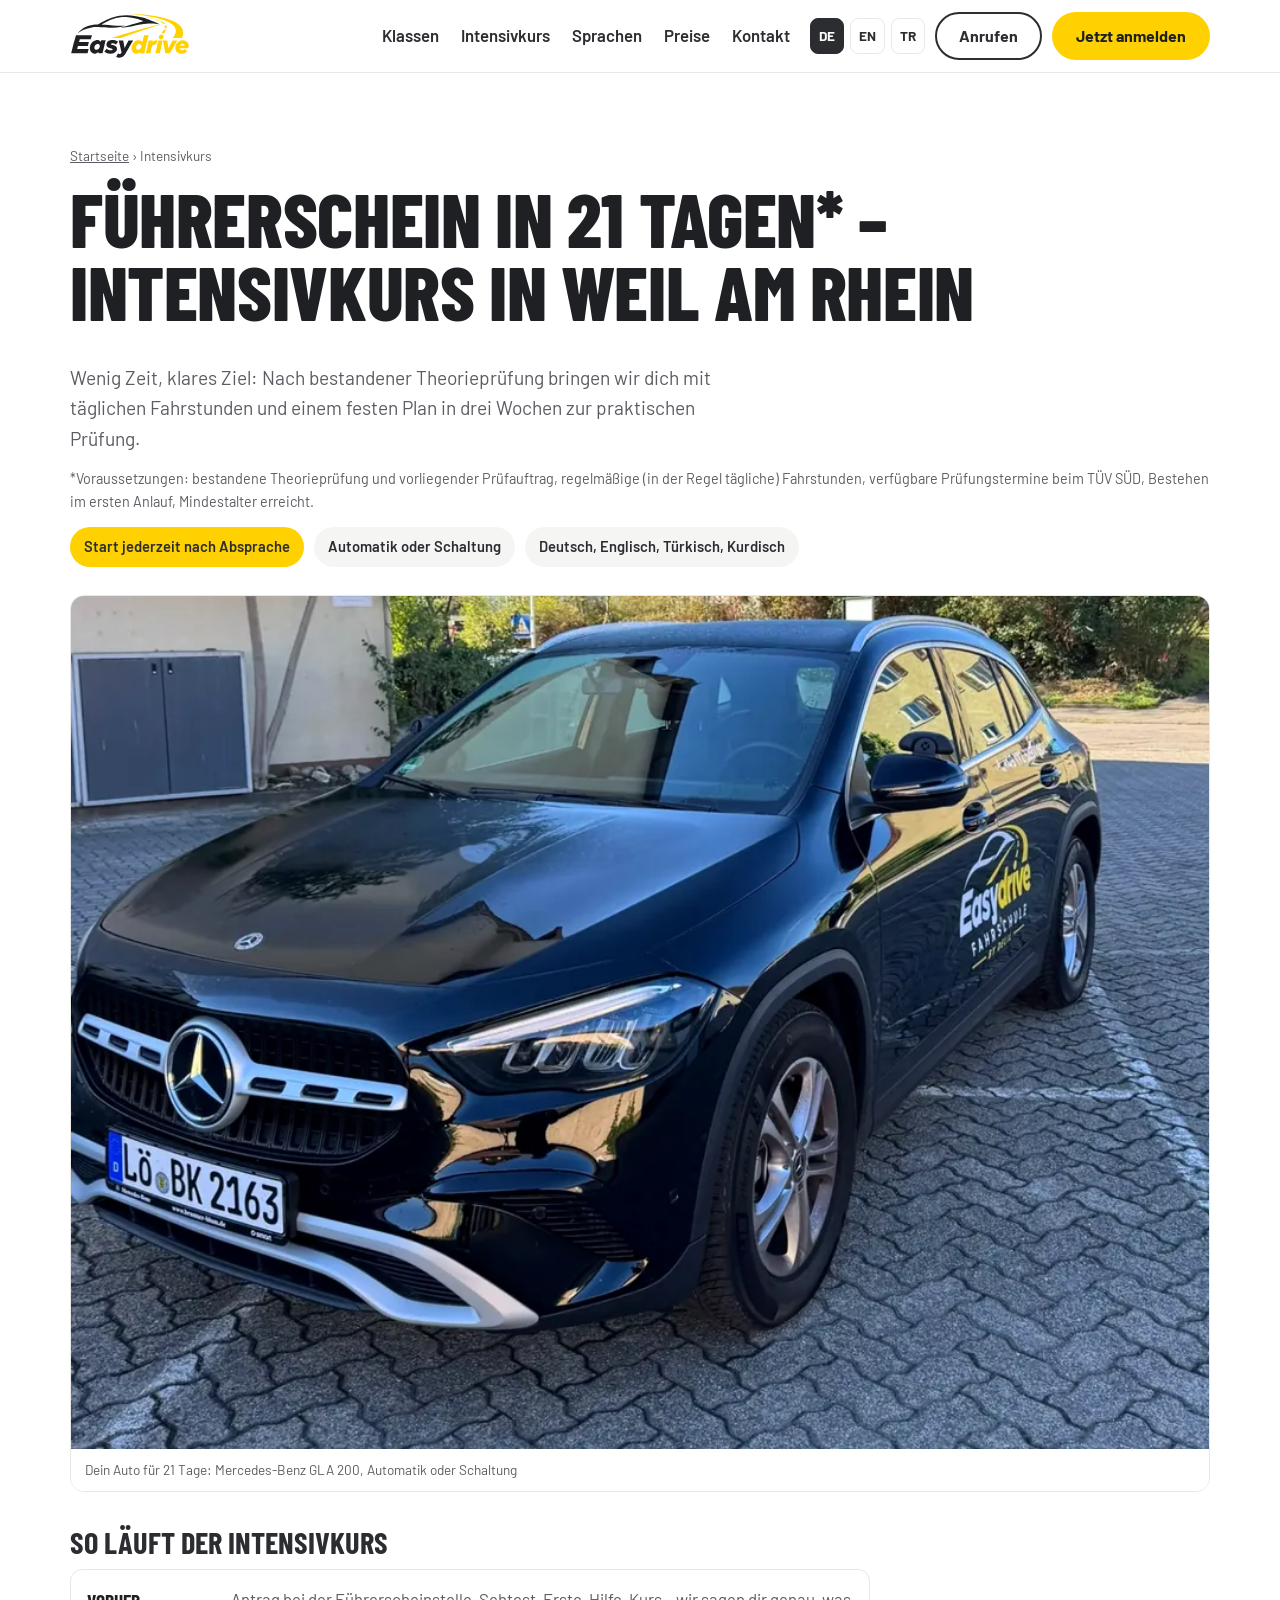
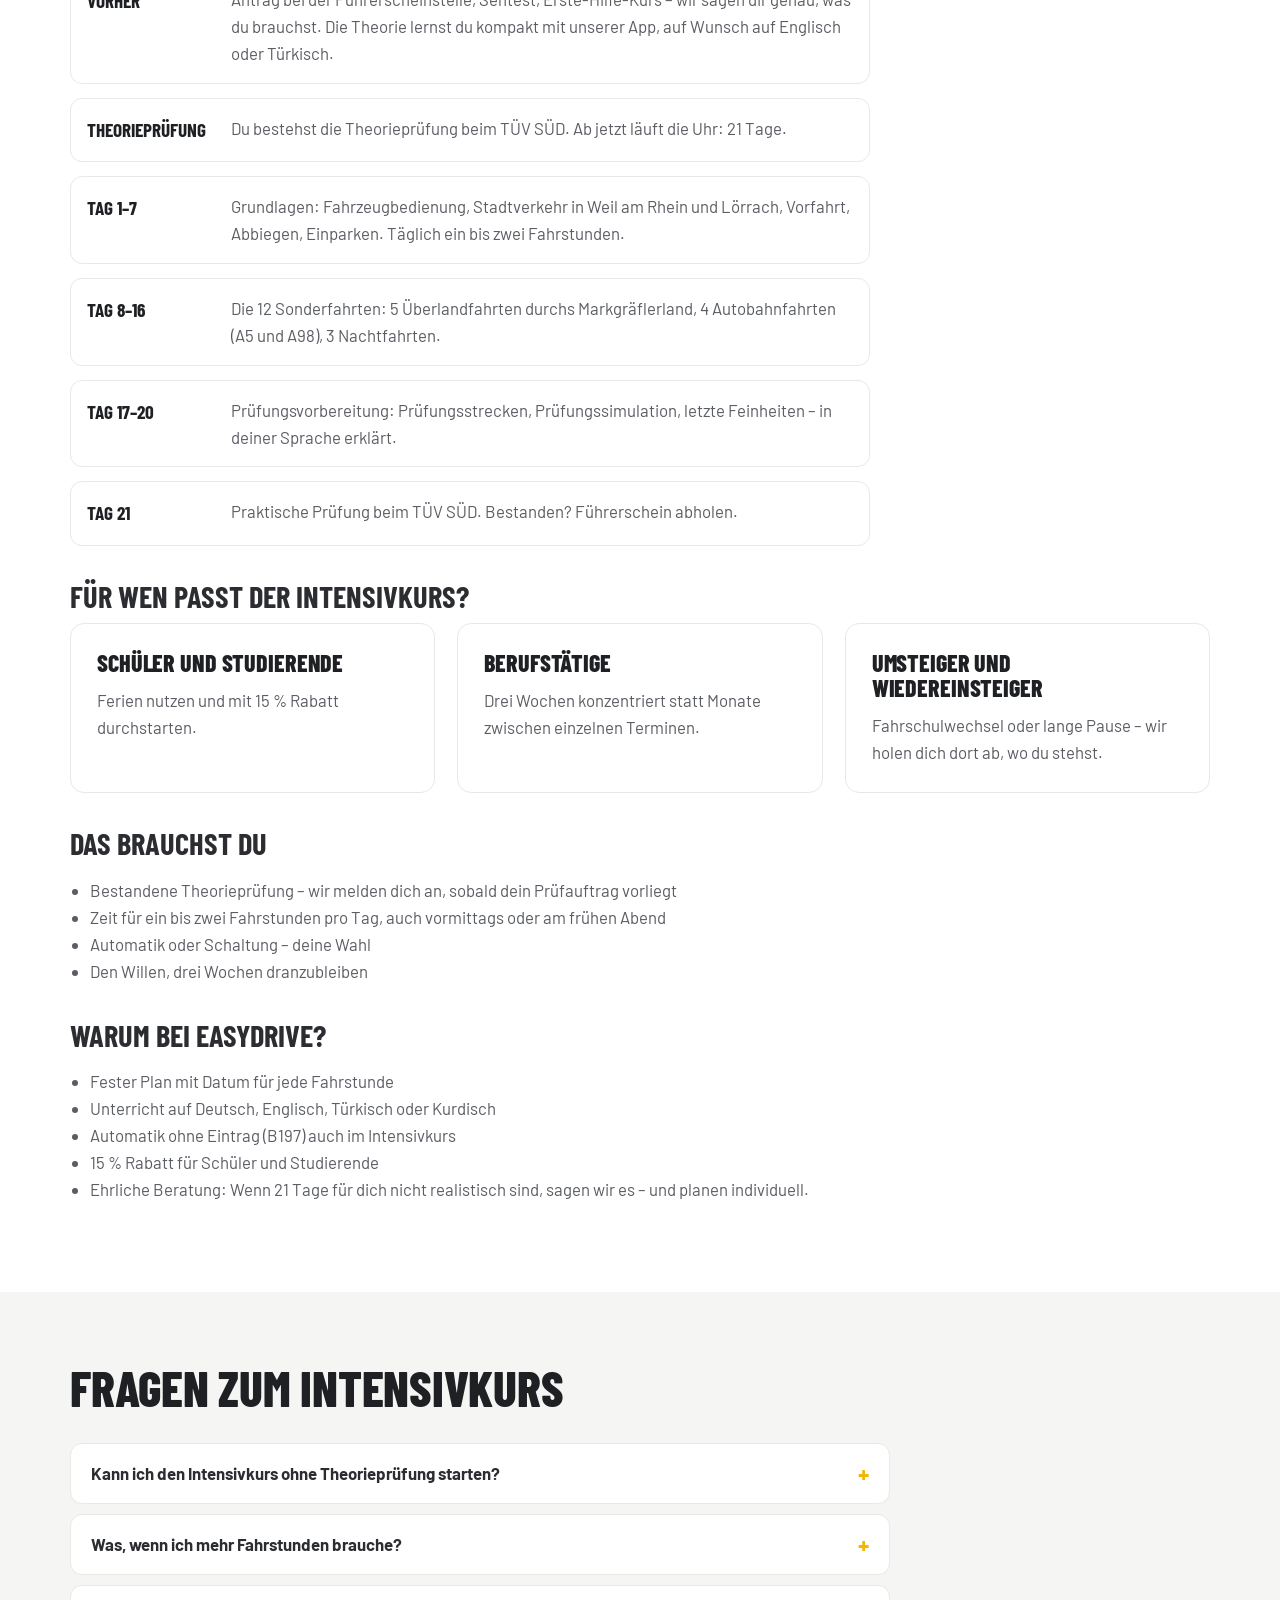
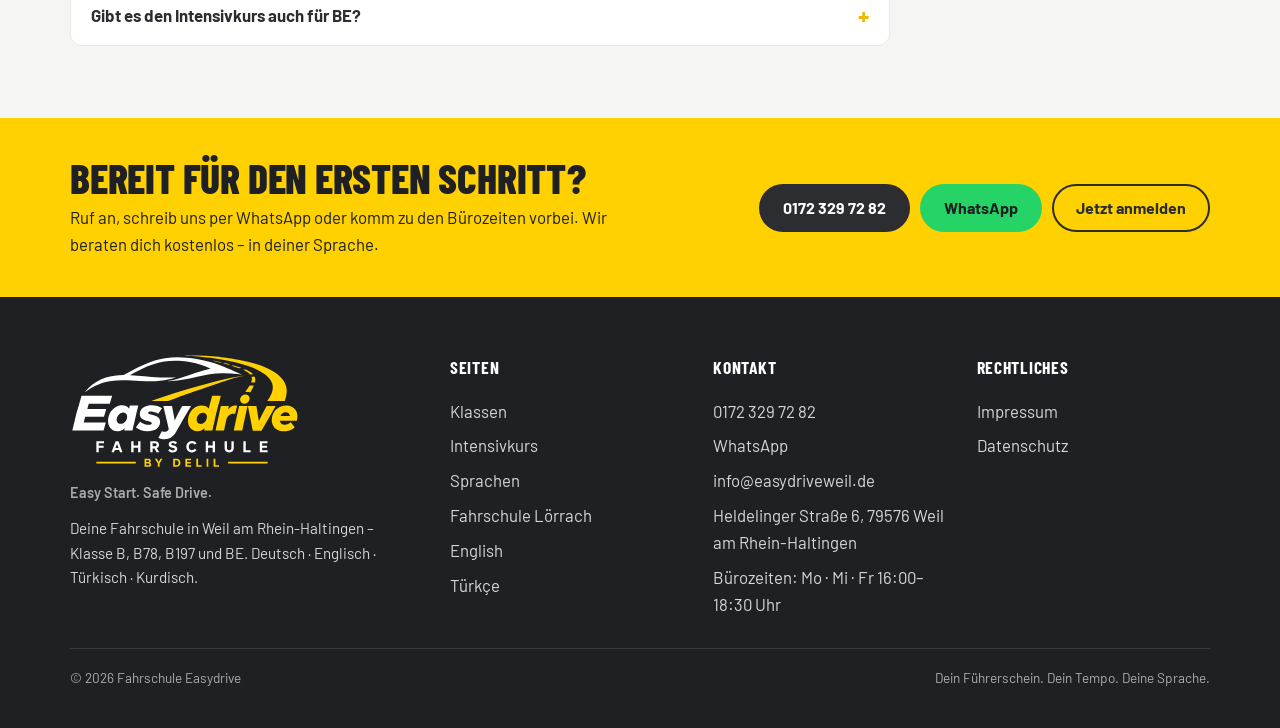
<file: intensivkurs/index.html>
<!doctype html>
<html lang="de">
<head>
<meta charset="utf-8">
<meta name="viewport" content="width=device-width, initial-scale=1">
<title>Intensivkurs – Führerschein in 21 Tagen* in Weil am Rhein & Lörrach</title>
<meta name="description" content="Theorie bestanden? Dann Praxis und Prüfung in 21 Tagen*. Intensivkurs der Fahrschule Easydrive, Weil am Rhein – auf Deutsch, Englisch, Türkisch oder Kurdisch.">
<meta name="robots" content="noindex,nofollow">
<meta name="theme-color" content="#FFD100">
<link rel="canonical" href="https://www.easydriveweil.de/intensivkurs/">

<link rel="icon" href="../assets/img/favicon.svg" type="image/svg+xml">
<link rel="apple-touch-icon" href="../assets/img/apple-touch-icon.png">
<link rel="preload" href="../assets/fonts/barlow-condensed-800-latin.woff2" as="font" type="font/woff2" crossorigin>
<link rel="preload" href="../assets/fonts/barlow-400-latin.woff2" as="font" type="font/woff2" crossorigin>
<link rel="stylesheet" href="../assets/css/styles.css?v=f4b23831">
<meta property="og:type" content="website">
<meta property="og:site_name" content="Fahrschule Easydrive">
<meta property="og:title" content="Intensivkurs – Führerschein in 21 Tagen* in Weil am Rhein & Lörrach">
<meta property="og:description" content="Theorie bestanden? Dann Praxis und Prüfung in 21 Tagen*. Intensivkurs der Fahrschule Easydrive, Weil am Rhein – auf Deutsch, Englisch, Türkisch oder Kurdisch.">
<meta property="og:url" content="https://www.easydriveweil.de/intensivkurs/">
<meta property="og:image" content="https://www.easydriveweil.de/assets/img/og.png">
<meta property="og:image:width" content="1200">
<meta property="og:image:height" content="630">
<meta property="og:locale" content="de_DE">
<meta name="twitter:card" content="summary_large_image">
<script type="application/ld+json">{"@context":"https://schema.org","@graph":[{"@type":["LocalBusiness","EducationalOrganization"],"@id":"https://www.easydriveweil.de/#business","name":"Fahrschule Easydrive","alternateName":"Fahrschule Easydrive Weil am Rhein","url":"https://www.easydriveweil.de/","image":"https://www.easydriveweil.de/assets/img/og.png","telephone":"+491723297282","email":"info@easydriveweil.de","address":{"@type":"PostalAddress","streetAddress":"Heldelinger Straße 6","postalCode":"79576","addressLocality":"Weil am Rhein","addressRegion":"Baden-Württemberg","addressCountry":"DE"},"geo":{"@type":"GeoCoordinates","latitude":"47.6133","longitude":"7.6098"},"openingHoursSpecification":[{"@type":"OpeningHoursSpecification","dayOfWeek":["Monday","Wednesday","Friday"],"opens":"16:00","closes":"18:30"}],"knowsLanguage":["de","en","tr","ku"]},{"@type":"BreadcrumbList","itemListElement":[{"@type":"ListItem","position":1,"name":"Startseite","item":"https://www.easydriveweil.de/"},{"@type":"ListItem","position":2,"name":"Intensivkurs","item":"https://www.easydriveweil.de/intensivkurs/"}]},{"@type":"Course","name":"Intensivkurs Klasse B – Führerschein in 21 Tagen","description":"Praktische Fahrausbildung und Prüfung innerhalb von 21 Tagen nach bestandener Theorieprüfung.","provider":{"@id":"https://www.easydriveweil.de/#business"},"inLanguage":["de","en","tr","ku"],"url":"https://www.easydriveweil.de/intensivkurs/"}]}</script>
</head>

<body data-page="intensiv" data-promo-until="2026-11-05">
<a class="skip" href="#main">Zum Inhalt springen</a>
<header class="nav" id="nav">
  <div class="wrap nav__inner">
    <a class="brand" href="../" aria-label="Fahrschule Easydrive – Startseite">
      <img class="brand__logo" src="../assets/img/logo-wordmark.svg" width="1228" height="472" alt="">
    </a>
    <button class="nav__toggle" id="navToggle" type="button" aria-expanded="false" aria-controls="navLinks" aria-label="Menü"><span></span><span></span><span></span></button>
    <nav class="nav__links" id="navLinks" aria-label="Menü">
      <a href="../fuehrerscheinklassen/">Klassen</a>
      <a href="../intensivkurs/">Intensivkurs</a>
      <a href="../sprachen/">Sprachen</a>
      <a href="../#preise">Preise</a>
      <a href="../#kontakt">Kontakt</a>
    </nav>
    <div class="nav__actions">
      <div class="nav__lang" aria-label="Sprache">
        <a href="../" hreflang="de" aria-current="page">DE</a>
        <a href="../en/" hreflang="en" >EN</a>
        <a href="../tr/" hreflang="tr" >TR</a>
      </div>
      <a class="btn btn--ghost" href="tel:+491723297282">Anrufen</a>
      <a class="btn btn--primary" href="../#anfrage">Jetzt anmelden</a>
    </div>
  </div>
</header>

<main id="main">
<section class="section">
  <div class="wrap">
    <p class="breadcrumb"><a href="../">Startseite</a> › Intensivkurs</p>
    <div class="subhead">
      <h1 class="h1">Führerschein in 21 Tagen* – Intensivkurs in Weil am Rhein</h1>
      <p class="lead">Wenig Zeit, klares Ziel: Nach bestandener Theorieprüfung bringen wir dich mit täglichen Fahrstunden und einem festen Plan in drei Wochen zur praktischen Prüfung.</p>
      <p class="note">*Voraussetzungen: bestandene Theorieprüfung und vorliegender Prüfauftrag, regelmäßige (in der Regel tägliche) Fahrstunden, verfügbare Prüfungstermine beim TÜV SÜD, Bestehen im ersten Anlauf, Mindestalter erreicht.</p>
      <div class="chips"><span class="chip chip--yellow">Start jederzeit nach Absprache</span><span class="chip">Automatik oder Schaltung</span><span class="chip">Deutsch, Englisch, Türkisch, Kurdisch</span></div>
      <figure class="page-photo">
        <img src="../assets/img/photos/car-angle-960.webp"
          srcset="../assets/img/photos/car-angle-480.webp 480w, ../assets/img/photos/car-angle-960.webp 960w, ../assets/img/photos/car-angle-1440.webp 1440w"
          sizes="(max-width: 860px) 100vw, 560px" width="1440" height="1080" loading="lazy" decoding="async"
          alt="Mercedes-Benz GLA 200 der Fahrschule Easydrive, Dreiviertelansicht von vorn">
        <figcaption>Dein Auto für 21 Tage: Mercedes-Benz GLA 200, Automatik oder Schaltung</figcaption>
      </figure>
    </div>

    <div class="prose">
      <h2>So läuft der Intensivkurs</h2>
      <ol class="timeline">
        <li><b>Vorher</b><p>Antrag bei der Führerscheinstelle, Sehtest, Erste-Hilfe-Kurs – wir sagen dir genau, was du brauchst. Die Theorie lernst du kompakt mit unserer App, auf Wunsch auf Englisch oder Türkisch.</p></li>
        <li><b>Theorieprüfung</b><p>Du bestehst die Theorieprüfung beim TÜV SÜD. Ab jetzt läuft die Uhr: 21 Tage.</p></li>
        <li><b>Tag 1–7</b><p>Grundlagen: Fahrzeugbedienung, Stadtverkehr in Weil am Rhein und Lörrach, Vorfahrt, Abbiegen, Einparken. Täglich ein bis zwei Fahrstunden.</p></li>
        <li><b>Tag 8–16</b><p>Die 12 Sonderfahrten: 5 Überlandfahrten durchs Markgräflerland, 4 Autobahnfahrten (A5 und A98), 3 Nachtfahrten.</p></li>
        <li><b>Tag 17–20</b><p>Prüfungsvorbereitung: Prüfungsstrecken, Prüfungssimulation, letzte Feinheiten – in deiner Sprache erklärt.</p></li>
        <li><b>Tag 21</b><p>Praktische Prüfung beim TÜV SÜD. Bestanden? Führerschein abholen.</p></li>
      </ol>

      <h2>Für wen passt der Intensivkurs?</h2>
    </div>
    <div class="grid grid--3">
      <div class="card"><h3 class="h3">Schüler und Studierende</h3><p><span data-promo-launch>Ferien nutzen – bis 5. November 2026 mit 20 % Rabatt für alle durchstarten.</span><span data-promo-done hidden>Ferien nutzen und mit 15 % Rabatt durchstarten.</span></p></div>
      <div class="card"><h3 class="h3">Berufstätige</h3><p>Drei Wochen konzentriert statt Monate zwischen einzelnen Terminen.</p></div>
      <div class="card"><h3 class="h3">Umsteiger und Wiedereinsteiger</h3><p>Fahrschulwechsel oder lange Pause – wir holen dich dort ab, wo du stehst.</p></div>
    </div>
    <div class="prose">
      <h2>Das brauchst du</h2>
      <ul>
        <li>Bestandene Theorieprüfung – wir melden dich an, sobald dein Prüfauftrag vorliegt</li>
        <li>Zeit für ein bis zwei Fahrstunden pro Tag, auch vormittags oder am frühen Abend</li>
        <li>Automatik oder Schaltung – deine Wahl</li>
        <li>Den Willen, drei Wochen dranzubleiben</li>
      </ul>
      <h2>Warum bei Easydrive?</h2>
      <ul>
        <li>Fester Plan mit Datum für jede Fahrstunde</li>
        <li>Unterricht auf Deutsch, Englisch, Türkisch oder Kurdisch</li>
        <li>Automatik ohne Eintrag (B197) auch im Intensivkurs</li>
        <li><span data-promo-launch>20 % Rabatt für alle, die sich bis 5. November 2026 anmelden</span><span data-promo-done hidden>15 % Rabatt für Schüler und Studierende</span></li>
        <li>Ehrliche Beratung: Wenn 21 Tage für dich nicht realistisch sind, sagen wir es – und planen individuell.</li>
      </ul>
    </div>
  </div>
</section>

<section class="section section--grey">
  <div class="wrap">
    <div class="section__head"><h2 class="h2">Fragen zum Intensivkurs</h2></div>
    <div class="faq">
      <details><summary>Kann ich den Intensivkurs ohne Theorieprüfung starten?</summary><p>Die 21 Tage beginnen mit der bestandenen Theorieprüfung. Davor machst du den Theorieunterricht – das geht kompakt in zwei Wochen oder entspannt nebenher.</p></details>
      <details><summary>Was, wenn ich mehr Fahrstunden brauche?</summary><p>Dann verlängern wir. Zur Prüfung meldest du dich erst an, wenn dein Fahrlehrer sagt: Du bist bereit. Sicherheit geht vor Tempo.</p></details>
      <details><summary>Gibt es den Intensivkurs auch für BE?</summary><p>Ja, als Kompaktkurs mit Gespann – frag uns nach freien Terminen.</p></details>
    </div>
  </div>
</section>
</main>

<section class="cta" id="cta">
  <div class="wrap cta__inner">
    <div><h2 class="h2">Bereit für den ersten Schritt?</h2><p>Ruf an, schreib uns per WhatsApp oder komm zu den Bürozeiten vorbei. Wir beraten dich kostenlos – in deiner Sprache.</p></div>
    <div class="cta__actions">
      <a class="btn btn--dark" href="tel:+491723297282">0172 329 72 82</a>
      <a class="btn btn--wa" href="https://wa.me/491723297282" target="_blank" rel="noopener">WhatsApp</a>
      <a class="btn btn--ghost" href="../#anfrage">Jetzt anmelden</a>
    </div>
  </div>
</section>

<footer class="foot">
  <div class="wrap foot__inner">
    <div class="foot__brand">
      <img class="foot__logo" src="../assets/img/logo-full.svg" width="1228" height="618" alt="Easydrive Fahrschule by Delil" loading="lazy">
      <span class="foot__tagline">Easy Start. Safe Drive.</span>
      <p>Deine Fahrschule in Weil am Rhein-Haltingen – Klasse B, B78, B197 und BE. Deutsch · Englisch · Türkisch · Kurdisch.</p>
    </div>
    <nav class="foot__col" aria-label="Seiten">
      <span class="foot__h">Seiten</span>
      <a href="../fuehrerscheinklassen/">Klassen</a>
      <a href="../intensivkurs/">Intensivkurs</a>
      <a href="../sprachen/">Sprachen</a>
      <a href="../fahrschule-loerrach/">Fahrschule Lörrach</a>
      <a href="../en/" hreflang="en">English</a>
      <a href="../tr/" hreflang="tr">Türkçe</a>
    </nav>
    <div class="foot__col">
      <span class="foot__h">Kontakt</span>
      <a href="tel:+491723297282">0172 329 72 82</a>
      <a href="https://wa.me/491723297282" target="_blank" rel="noopener">WhatsApp</a>
      <a href="mailto:info@easydriveweil.de">info@easydriveweil.de</a>
      <span>Heldelinger Straße 6, 79576 Weil am Rhein-Haltingen</span>
      <span>Bürozeiten: Mo · Mi · Fr 16:00–18:30 Uhr</span>
    </div>
    <div class="foot__col">
      <span class="foot__h">Rechtliches</span>
      <a href="../impressum/">Impressum</a>
      <a href="../datenschutz/">Datenschutz</a>
    </div>
  </div>
  <div class="wrap foot__bar">
    <span>© <span id="year">2026</span> Fahrschule Easydrive</span>
    <span>Dein Führerschein. Dein Tempo. Deine Sprache.</span>
  </div>
</footer>

<div class="sticky" aria-label="Schnellkontakt">
  <a class="btn btn--ghost" href="tel:+491723297282">Anrufen</a>
  <a class="btn btn--wa" href="https://wa.me/491723297282" target="_blank" rel="noopener">WhatsApp</a>
  <a class="btn btn--primary" href="../#anfrage">Jetzt anmelden</a>
</div>

<script src="../assets/js/app.js?v=f4b23831" defer></script>
</body>
</html>
</file>
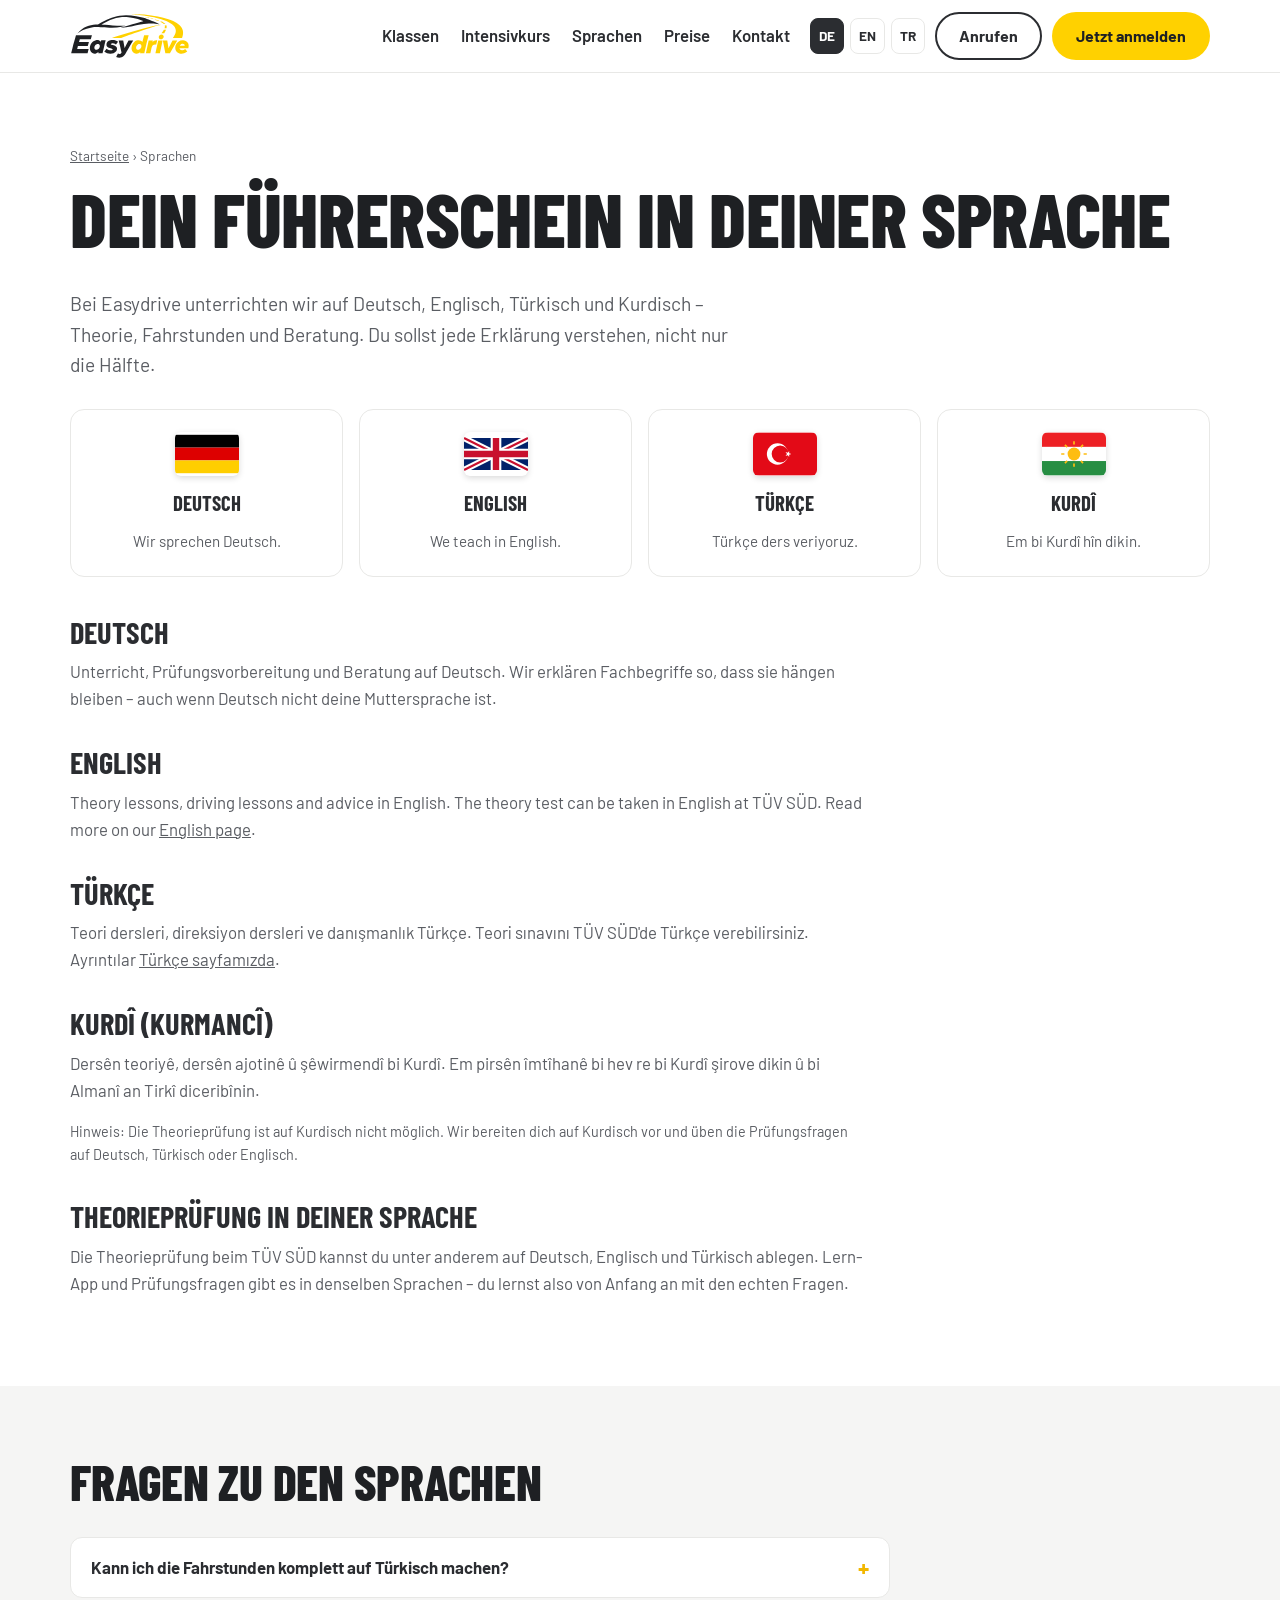
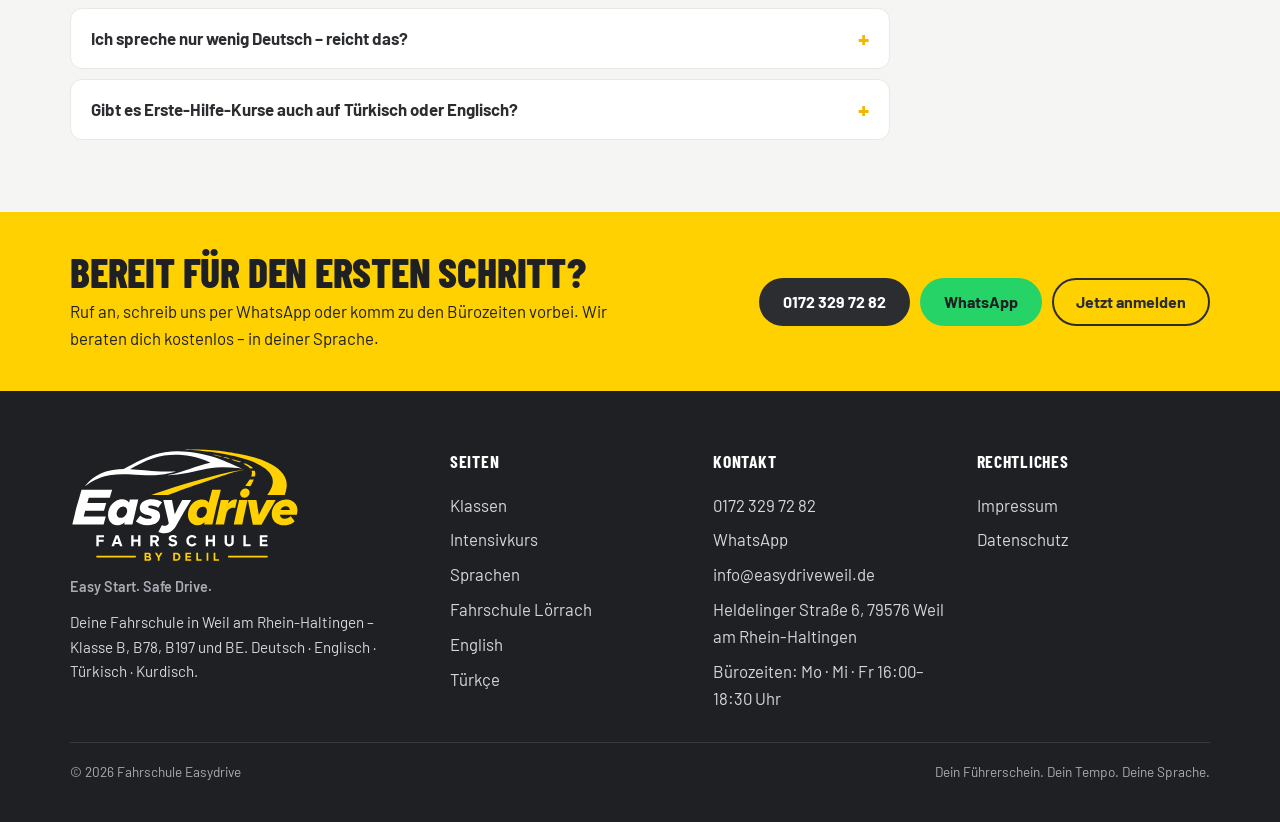
<file: sprachen/index.html>
<!doctype html>
<html lang="de">
<head>
<meta charset="utf-8">
<meta name="viewport" content="width=device-width, initial-scale=1">
<title>Fahrschule auf Türkisch, Kurdisch & Englisch – Weil am Rhein / Lörrach</title>
<meta name="description" content="Fahrstunden und Theorie auf Deutsch, Englisch, Türkisch und Kurdisch. Die mehrsprachige Fahrschule im Dreiländereck bei Basel.">
<meta name="robots" content="noindex,nofollow">
<meta name="theme-color" content="#FFD100">
<link rel="canonical" href="https://www.easydriveweil.de/sprachen/">

<link rel="icon" href="../assets/img/favicon.svg" type="image/svg+xml">
<link rel="apple-touch-icon" href="../assets/img/apple-touch-icon.png">
<link rel="preload" href="../assets/fonts/barlow-condensed-800-latin.woff2" as="font" type="font/woff2" crossorigin>
<link rel="preload" href="../assets/fonts/barlow-400-latin.woff2" as="font" type="font/woff2" crossorigin>
<link rel="stylesheet" href="../assets/css/styles.css?v=f4b23831">
<meta property="og:type" content="website">
<meta property="og:site_name" content="Fahrschule Easydrive">
<meta property="og:title" content="Fahrschule auf Türkisch, Kurdisch & Englisch – Weil am Rhein / Lörrach">
<meta property="og:description" content="Fahrstunden und Theorie auf Deutsch, Englisch, Türkisch und Kurdisch. Die mehrsprachige Fahrschule im Dreiländereck bei Basel.">
<meta property="og:url" content="https://www.easydriveweil.de/sprachen/">
<meta property="og:image" content="https://www.easydriveweil.de/assets/img/og.png">
<meta property="og:image:width" content="1200">
<meta property="og:image:height" content="630">
<meta property="og:locale" content="de_DE">
<meta name="twitter:card" content="summary_large_image">
<script type="application/ld+json">{"@context":"https://schema.org","@graph":[{"@type":["LocalBusiness","EducationalOrganization"],"@id":"https://www.easydriveweil.de/#business","name":"Fahrschule Easydrive","alternateName":"Fahrschule Easydrive Weil am Rhein","url":"https://www.easydriveweil.de/","image":"https://www.easydriveweil.de/assets/img/og.png","telephone":"+491723297282","email":"info@easydriveweil.de","address":{"@type":"PostalAddress","streetAddress":"Heldelinger Straße 6","postalCode":"79576","addressLocality":"Weil am Rhein","addressRegion":"Baden-Württemberg","addressCountry":"DE"},"geo":{"@type":"GeoCoordinates","latitude":"47.6133","longitude":"7.6098"},"openingHoursSpecification":[{"@type":"OpeningHoursSpecification","dayOfWeek":["Monday","Wednesday","Friday"],"opens":"16:00","closes":"18:30"}],"knowsLanguage":["de","en","tr","ku"]},{"@type":"BreadcrumbList","itemListElement":[{"@type":"ListItem","position":1,"name":"Startseite","item":"https://www.easydriveweil.de/"},{"@type":"ListItem","position":2,"name":"Sprachen","item":"https://www.easydriveweil.de/sprachen/"}]}]}</script>
</head>

<body data-page="sprachen" data-promo-until="2026-11-05">
<a class="skip" href="#main">Zum Inhalt springen</a>
<header class="nav" id="nav">
  <div class="wrap nav__inner">
    <a class="brand" href="../" aria-label="Fahrschule Easydrive – Startseite">
      <img class="brand__logo" src="../assets/img/logo-wordmark.svg" width="1228" height="472" alt="">
    </a>
    <button class="nav__toggle" id="navToggle" type="button" aria-expanded="false" aria-controls="navLinks" aria-label="Menü"><span></span><span></span><span></span></button>
    <nav class="nav__links" id="navLinks" aria-label="Menü">
      <a href="../fuehrerscheinklassen/">Klassen</a>
      <a href="../intensivkurs/">Intensivkurs</a>
      <a href="../sprachen/">Sprachen</a>
      <a href="../#preise">Preise</a>
      <a href="../#kontakt">Kontakt</a>
    </nav>
    <div class="nav__actions">
      <div class="nav__lang" aria-label="Sprache">
        <a href="../" hreflang="de" aria-current="page">DE</a>
        <a href="../en/" hreflang="en" >EN</a>
        <a href="../tr/" hreflang="tr" >TR</a>
      </div>
      <a class="btn btn--ghost" href="tel:+491723297282">Anrufen</a>
      <a class="btn btn--primary" href="../#anfrage">Jetzt anmelden</a>
    </div>
  </div>
</header>

<main id="main">
<section class="section">
  <div class="wrap">
    <p class="breadcrumb"><a href="../">Startseite</a> › Sprachen</p>
    <div class="subhead">
      <h1 class="h1">Dein Führerschein in deiner Sprache</h1>
      <p class="lead">Bei Easydrive unterrichten wir auf Deutsch, Englisch, Türkisch und Kurdisch – Theorie, Fahrstunden und Beratung. Du sollst jede Erklärung verstehen, nicht nur die Hälfte.</p>
    </div>
    <div class="lang">
      <div class="lang__item"><div class="lang__flag"><svg viewBox="0 0 5 3" aria-hidden="true"><rect width="5" height="1" fill="#000"/><rect y="1" width="5" height="1" fill="#D00"/><rect y="2" width="5" height="1" fill="#FFCE00"/></svg></div><span class="lang__name">Deutsch</span><p class="lang__say">Wir sprechen Deutsch.</p></div>
      <div class="lang__item"><div class="lang__flag"><svg viewBox="0 0 60 30" aria-hidden="true"><rect width="60" height="30" fill="#012169"/><path d="M0 0L60 30M60 0L0 30" stroke="#fff" stroke-width="6"/><path d="M0 0L60 30M60 0L0 30" stroke="#C8102E" stroke-width="2"/><path d="M30 0v30M0 15h60" stroke="#fff" stroke-width="10"/><path d="M30 0v30M0 15h60" stroke="#C8102E" stroke-width="6"/></svg></div><span class="lang__name">English</span><p class="lang__say">We teach in English.</p></div>
      <div class="lang__item"><div class="lang__flag"><svg viewBox="0 0 60 40" aria-hidden="true"><rect width="60" height="40" fill="#E30A17"/><circle cx="23" cy="20" r="10" fill="#fff"/><circle cx="25.5" cy="20" r="8" fill="#E30A17"/><polygon points="36,20 30.5,21.8 33.9,17.1 33.9,22.9 30.5,18.2" fill="#fff"/></svg></div><span class="lang__name">Türkçe</span><p class="lang__say">Türkçe ders veriyoruz.</p></div>
      <div class="lang__item"><div class="lang__flag"><svg viewBox="0 0 60 40" aria-hidden="true"><rect width="60" height="13.4" fill="#ED2024"/><rect y="13.3" width="60" height="13.4" fill="#fff"/><rect y="26.6" width="60" height="13.4" fill="#278E43"/><circle cx="30" cy="20" r="6" fill="#FEBD11"/><g stroke="#FEBD11" stroke-width="1.6"><path d="M30 11v-3M30 29v3M21 20h-3M39 20h3M23.6 13.6l-2.1-2.1M36.4 26.4l2.1 2.1M23.6 26.4l-2.1 2.1M36.4 13.6l2.1-2.1"/></g></svg></div><span class="lang__name">Kurdî</span><p class="lang__say">Em bi Kurdî hîn dikin.</p></div>
    </div>

    <div class="prose" style="margin-top:40px">
      <h2>Deutsch</h2>
      <p>Unterricht, Prüfungsvorbereitung und Beratung auf Deutsch. Wir erklären Fachbegriffe so, dass sie hängen bleiben – auch wenn Deutsch nicht deine Muttersprache ist.</p>
      <h2>English</h2>
      <p lang="en">Theory lessons, driving lessons and advice in English. The theory test can be taken in English at TÜV SÜD. Read more on our <a href="../en/" hreflang="en">English page</a>.</p>
      <h2>Türkçe</h2>
      <p lang="tr">Teori dersleri, direksiyon dersleri ve danışmanlık Türkçe. Teori sınavını TÜV SÜD'de Türkçe verebilirsiniz. Ayrıntılar <a href="../tr/" hreflang="tr">Türkçe sayfamızda</a>.</p>
      <h2>Kurdî (Kurmancî)</h2>
      <p lang="ku">Dersên teoriyê, dersên ajotinê û şêwirmendî bi Kurdî. Em pirsên îmtîhanê bi hev re bi Kurdî şirove dikin û bi Almanî an Tirkî diceribînin.</p>
      <p class="note">Hinweis: Die Theorieprüfung ist auf Kurdisch nicht möglich. Wir bereiten dich auf Kurdisch vor und üben die Prüfungsfragen auf Deutsch, Türkisch oder Englisch.</p>
      <h2>Theorieprüfung in deiner Sprache</h2>
      <p>Die Theorieprüfung beim TÜV SÜD kannst du unter anderem auf Deutsch, Englisch und Türkisch ablegen. Lern-App und Prüfungsfragen gibt es in denselben Sprachen – du lernst also von Anfang an mit den echten Fragen.</p>
    </div>
  </div>
</section>

<section class="section section--grey">
  <div class="wrap">
    <div class="section__head"><h2 class="h2">Fragen zu den Sprachen</h2></div>
    <div class="faq">
      <details><summary>Kann ich die Fahrstunden komplett auf Türkisch machen?</summary><p>Ja. Dein Fahrlehrer erklärt auf Türkisch. Die praktische Prüfung mit dem TÜV-Prüfer findet auf Deutsch statt – darauf bereiten wir dich gezielt vor.</p></details>
      <details><summary>Ich spreche nur wenig Deutsch – reicht das?</summary><p>Für die praktische Prüfung musst du die Anweisungen des Prüfers verstehen: rechts, links, geradeaus, anhalten, wenden. Das üben wir, bis es sitzt. Alles andere erklären wir in deiner Sprache.</p></details>
      <details><summary>Gibt es Erste-Hilfe-Kurse auch auf Türkisch oder Englisch?</summary><p>Ja, Anbieter in Lörrach und Basel bieten Kurse auf Englisch und Türkisch an – wir nennen dir Termine.</p></details>
    </div>
  </div>
</section>
</main>

<section class="cta" id="cta">
  <div class="wrap cta__inner">
    <div><h2 class="h2">Bereit für den ersten Schritt?</h2><p>Ruf an, schreib uns per WhatsApp oder komm zu den Bürozeiten vorbei. Wir beraten dich kostenlos – in deiner Sprache.</p></div>
    <div class="cta__actions">
      <a class="btn btn--dark" href="tel:+491723297282">0172 329 72 82</a>
      <a class="btn btn--wa" href="https://wa.me/491723297282" target="_blank" rel="noopener">WhatsApp</a>
      <a class="btn btn--ghost" href="../#anfrage">Jetzt anmelden</a>
    </div>
  </div>
</section>

<footer class="foot">
  <div class="wrap foot__inner">
    <div class="foot__brand">
      <img class="foot__logo" src="../assets/img/logo-full.svg" width="1228" height="618" alt="Easydrive Fahrschule by Delil" loading="lazy">
      <span class="foot__tagline">Easy Start. Safe Drive.</span>
      <p>Deine Fahrschule in Weil am Rhein-Haltingen – Klasse B, B78, B197 und BE. Deutsch · Englisch · Türkisch · Kurdisch.</p>
    </div>
    <nav class="foot__col" aria-label="Seiten">
      <span class="foot__h">Seiten</span>
      <a href="../fuehrerscheinklassen/">Klassen</a>
      <a href="../intensivkurs/">Intensivkurs</a>
      <a href="../sprachen/">Sprachen</a>
      <a href="../fahrschule-loerrach/">Fahrschule Lörrach</a>
      <a href="../en/" hreflang="en">English</a>
      <a href="../tr/" hreflang="tr">Türkçe</a>
    </nav>
    <div class="foot__col">
      <span class="foot__h">Kontakt</span>
      <a href="tel:+491723297282">0172 329 72 82</a>
      <a href="https://wa.me/491723297282" target="_blank" rel="noopener">WhatsApp</a>
      <a href="mailto:info@easydriveweil.de">info@easydriveweil.de</a>
      <span>Heldelinger Straße 6, 79576 Weil am Rhein-Haltingen</span>
      <span>Bürozeiten: Mo · Mi · Fr 16:00–18:30 Uhr</span>
    </div>
    <div class="foot__col">
      <span class="foot__h">Rechtliches</span>
      <a href="../impressum/">Impressum</a>
      <a href="../datenschutz/">Datenschutz</a>
    </div>
  </div>
  <div class="wrap foot__bar">
    <span>© <span id="year">2026</span> Fahrschule Easydrive</span>
    <span>Dein Führerschein. Dein Tempo. Deine Sprache.</span>
  </div>
</footer>

<div class="sticky" aria-label="Schnellkontakt">
  <a class="btn btn--ghost" href="tel:+491723297282">Anrufen</a>
  <a class="btn btn--wa" href="https://wa.me/491723297282" target="_blank" rel="noopener">WhatsApp</a>
  <a class="btn btn--primary" href="../#anfrage">Jetzt anmelden</a>
</div>

<script src="../assets/js/app.js?v=f4b23831" defer></script>
</body>
</html>
</file>
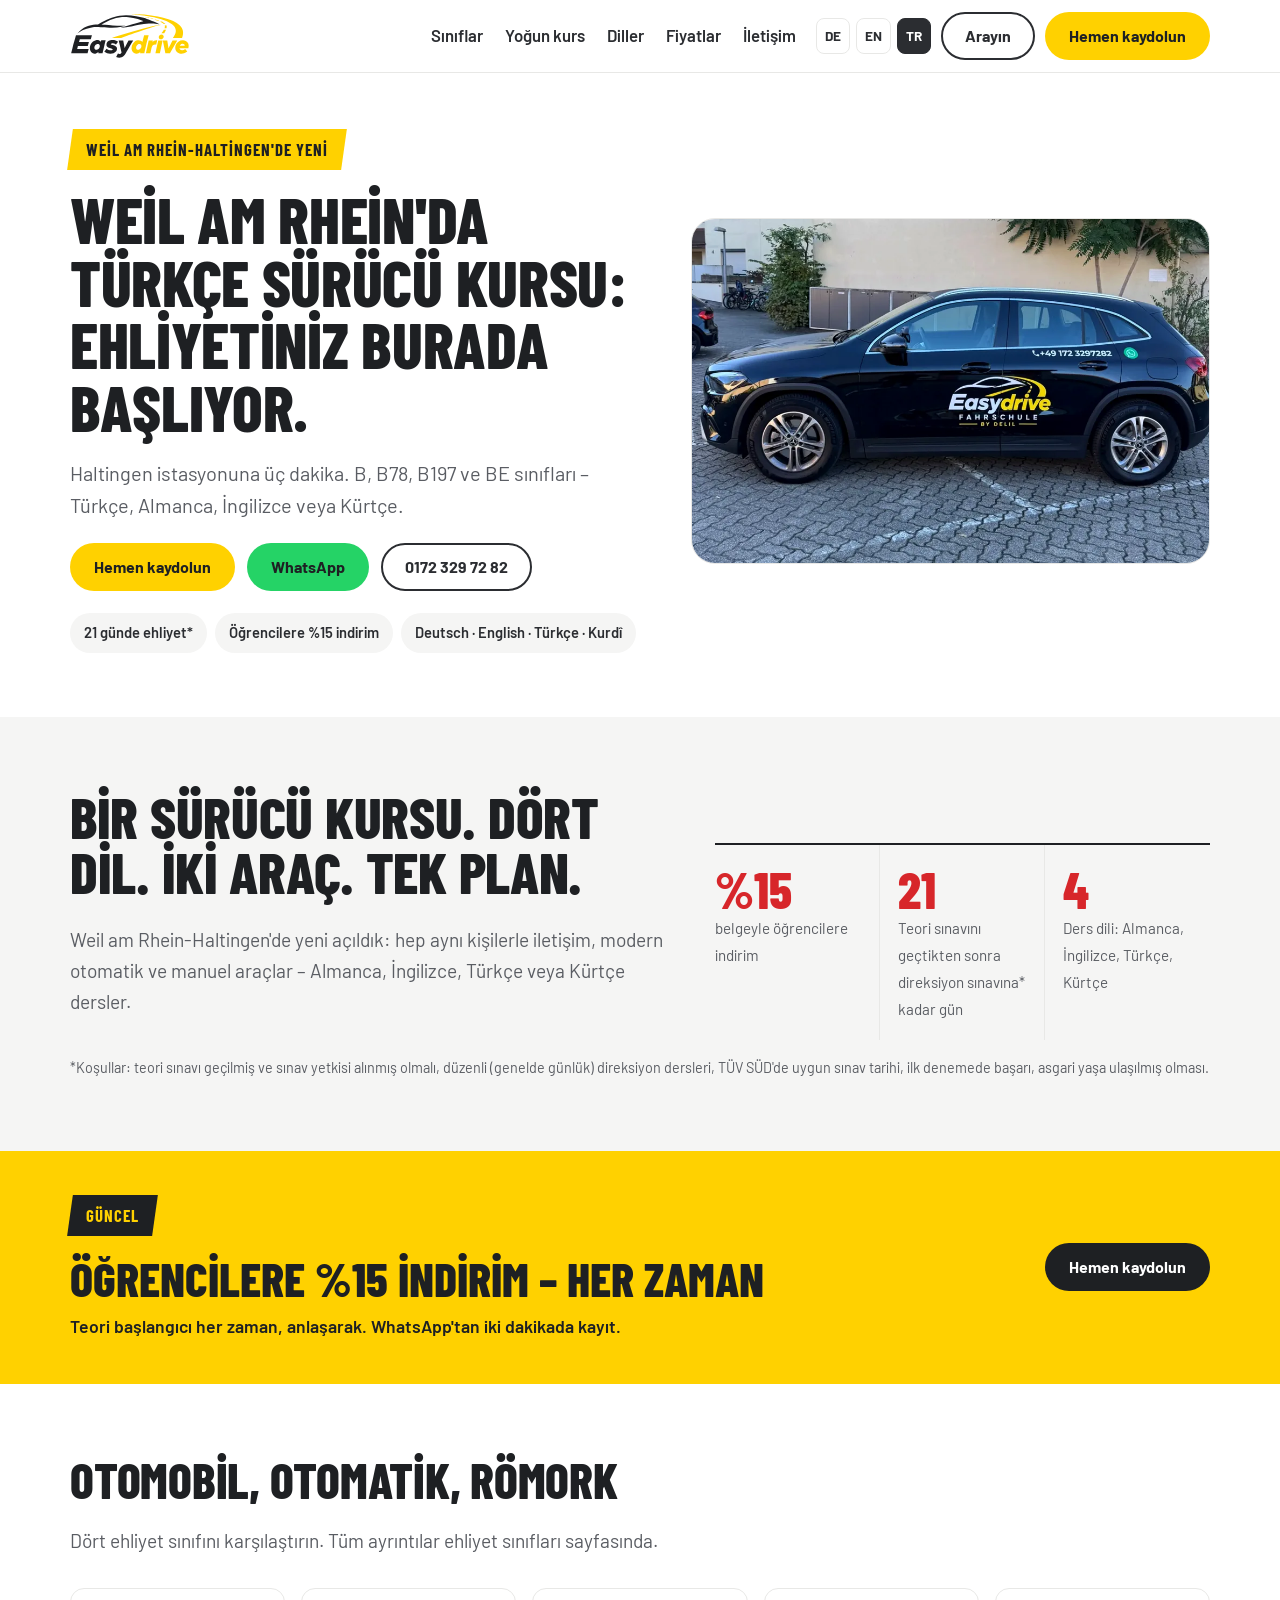
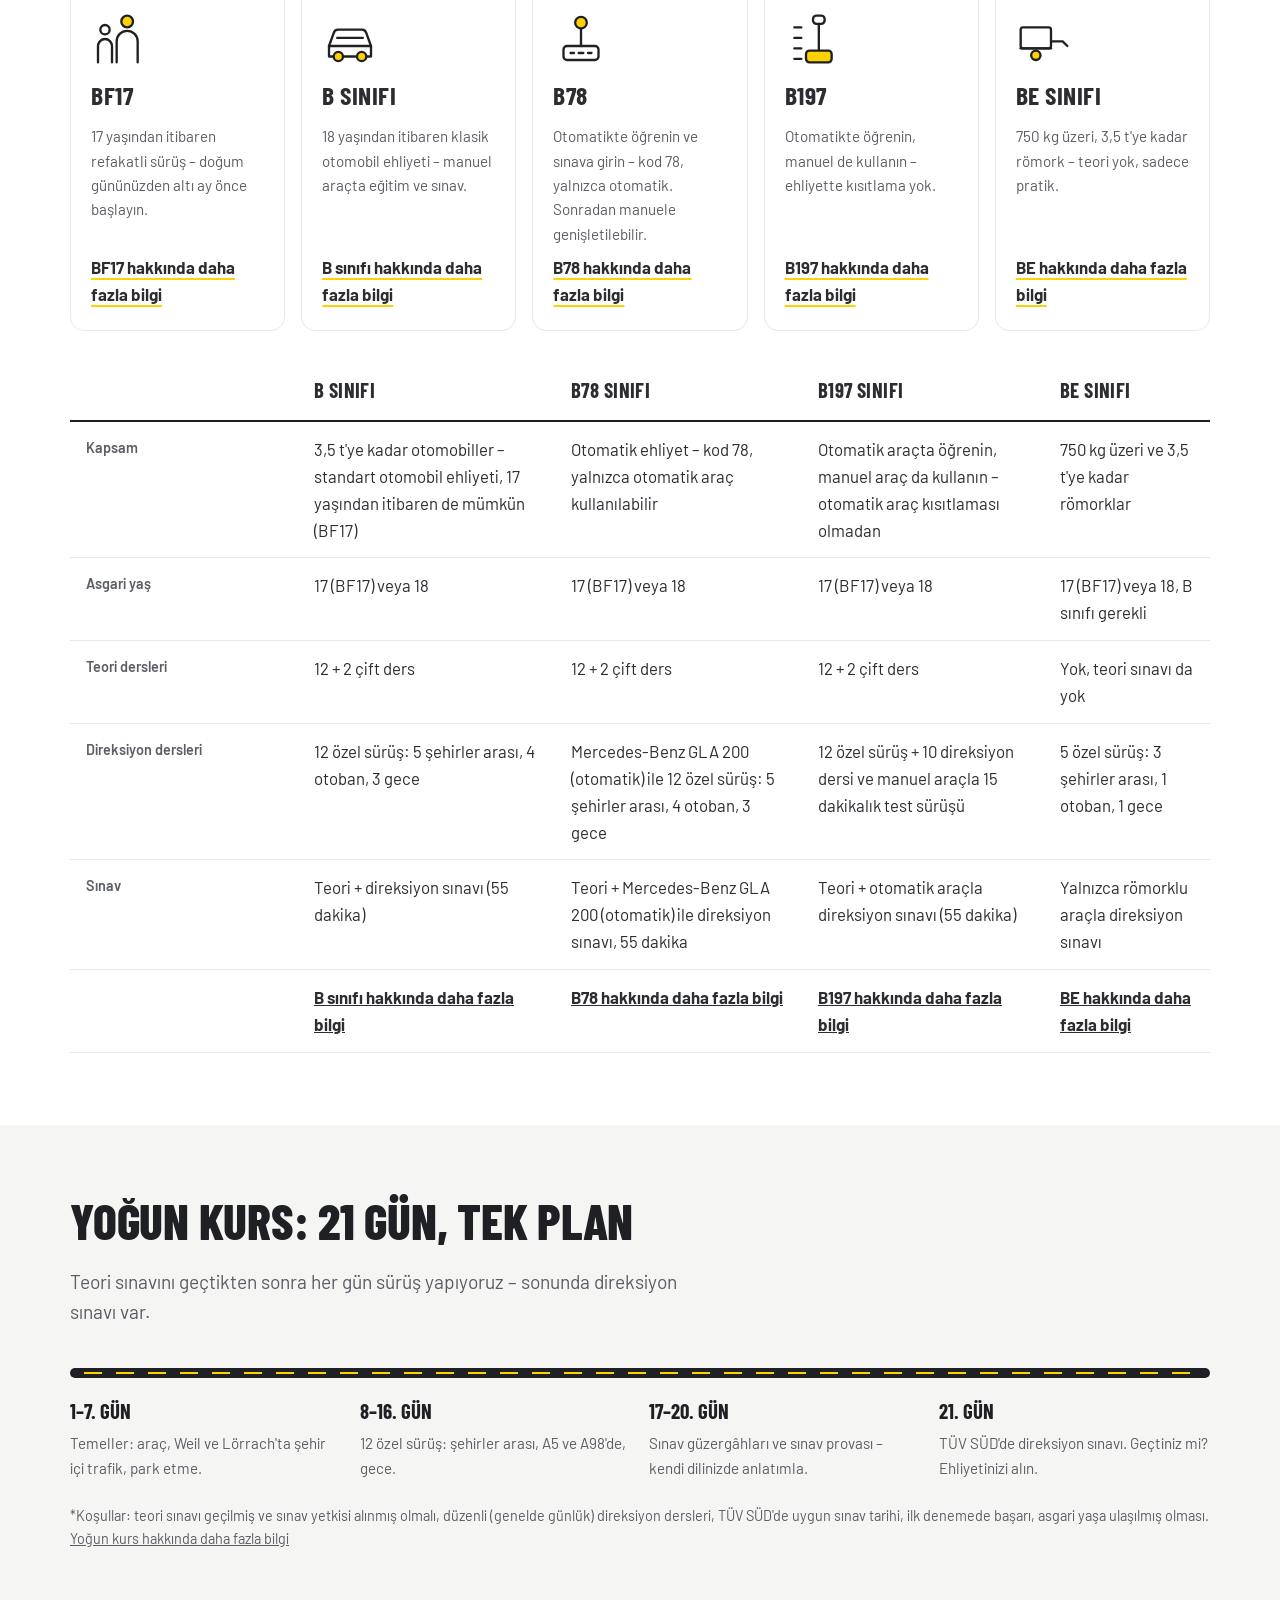
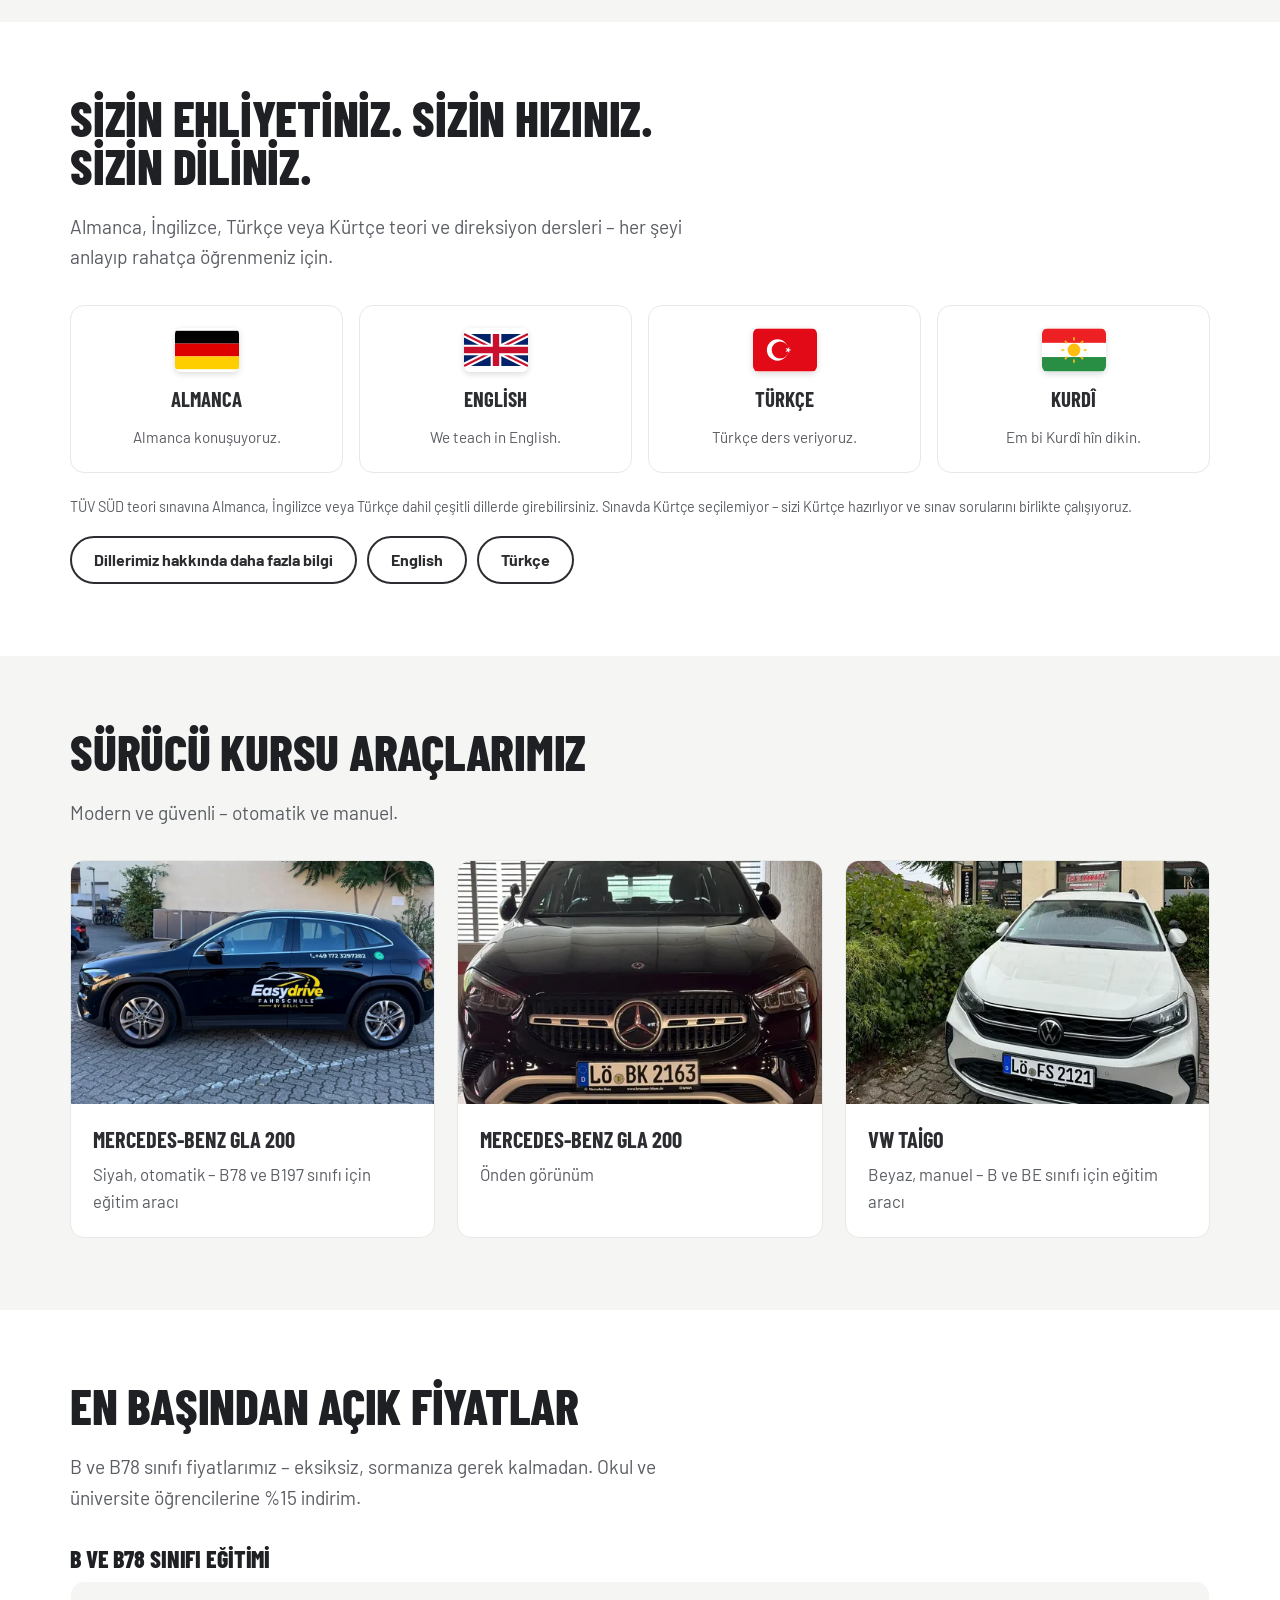
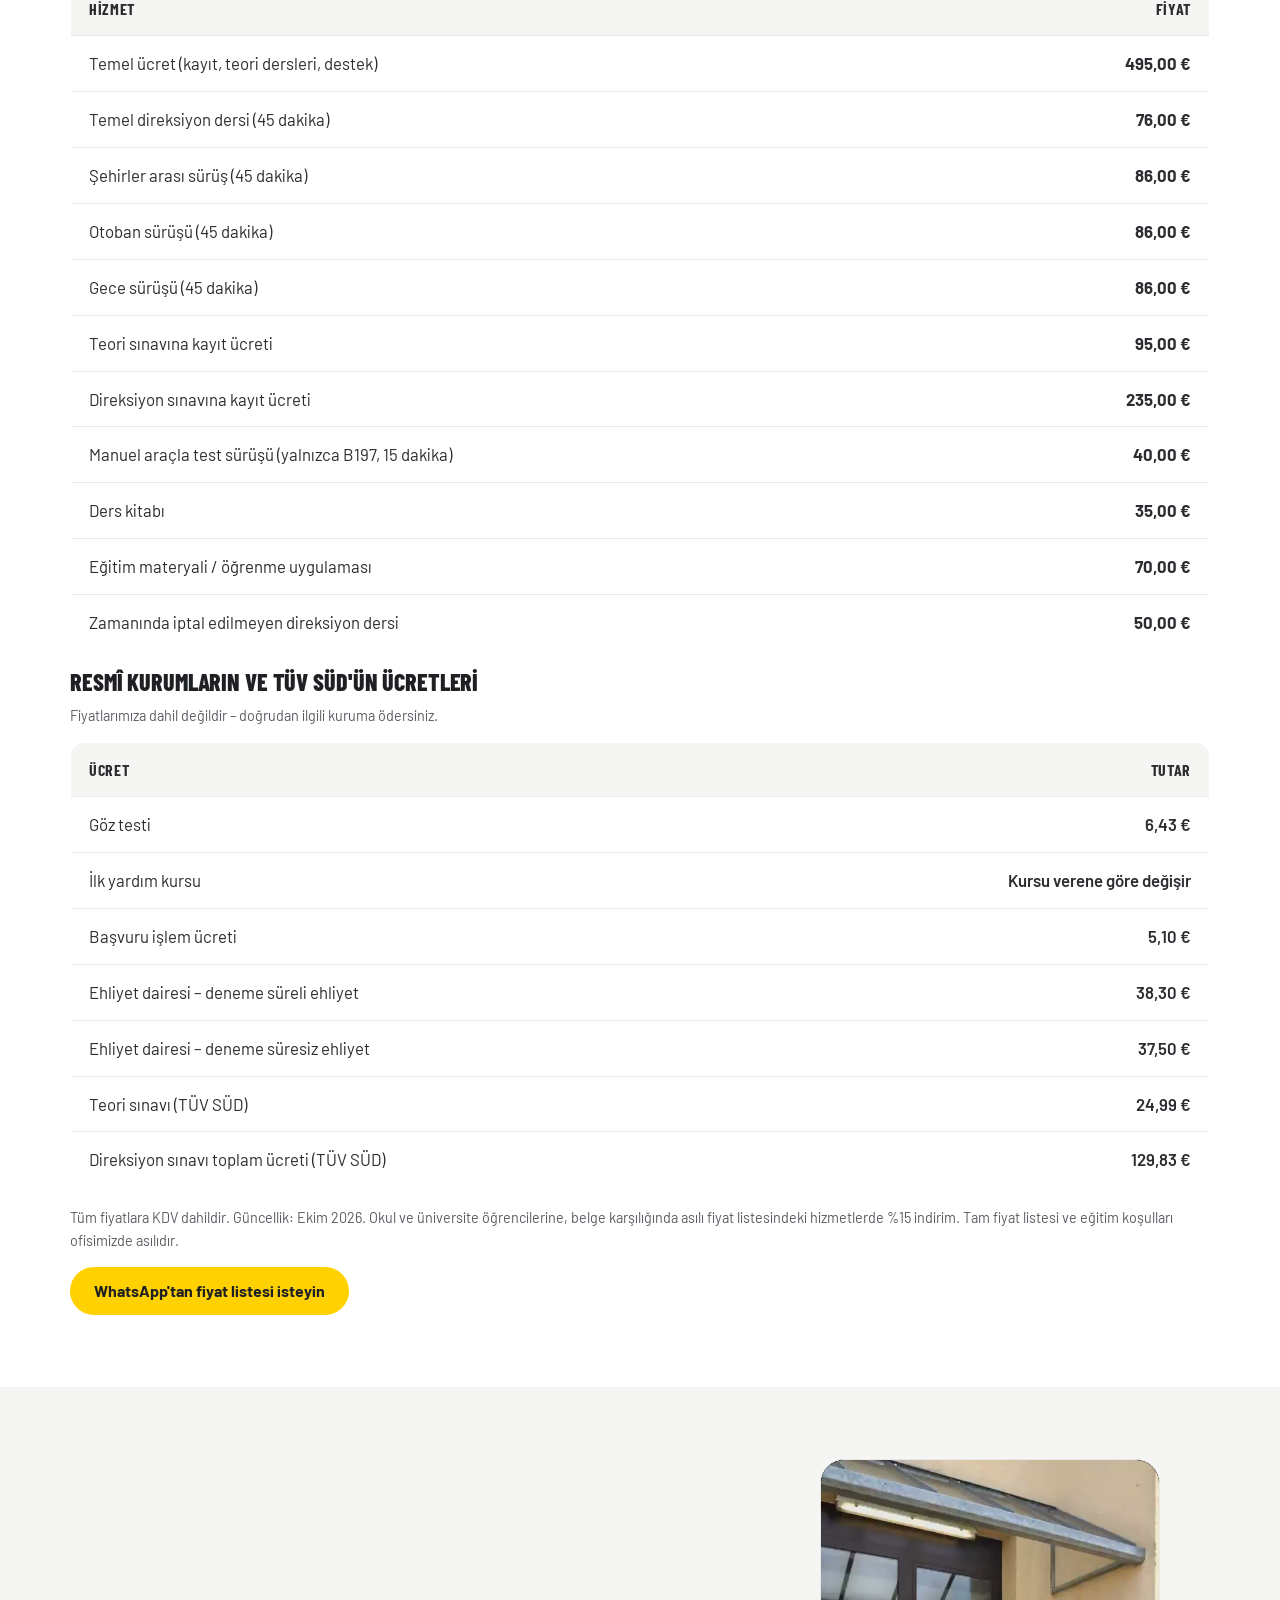
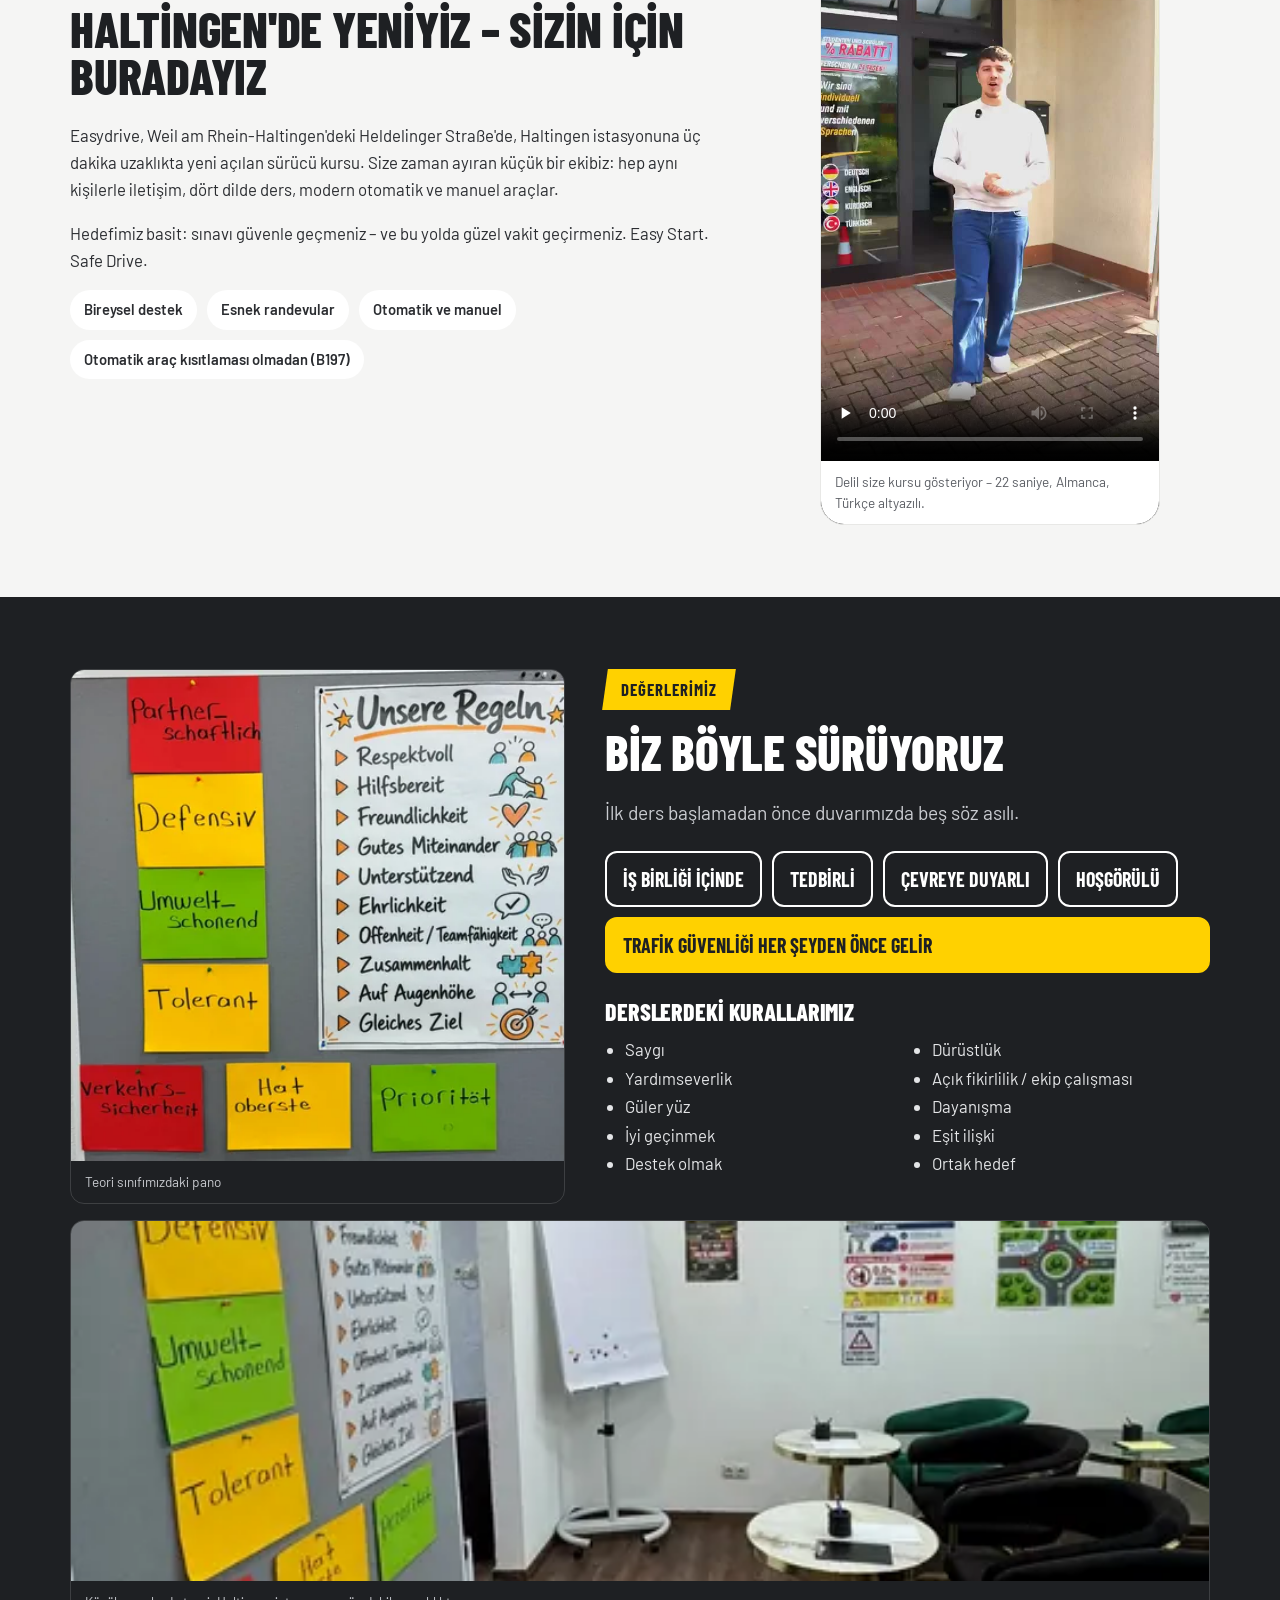
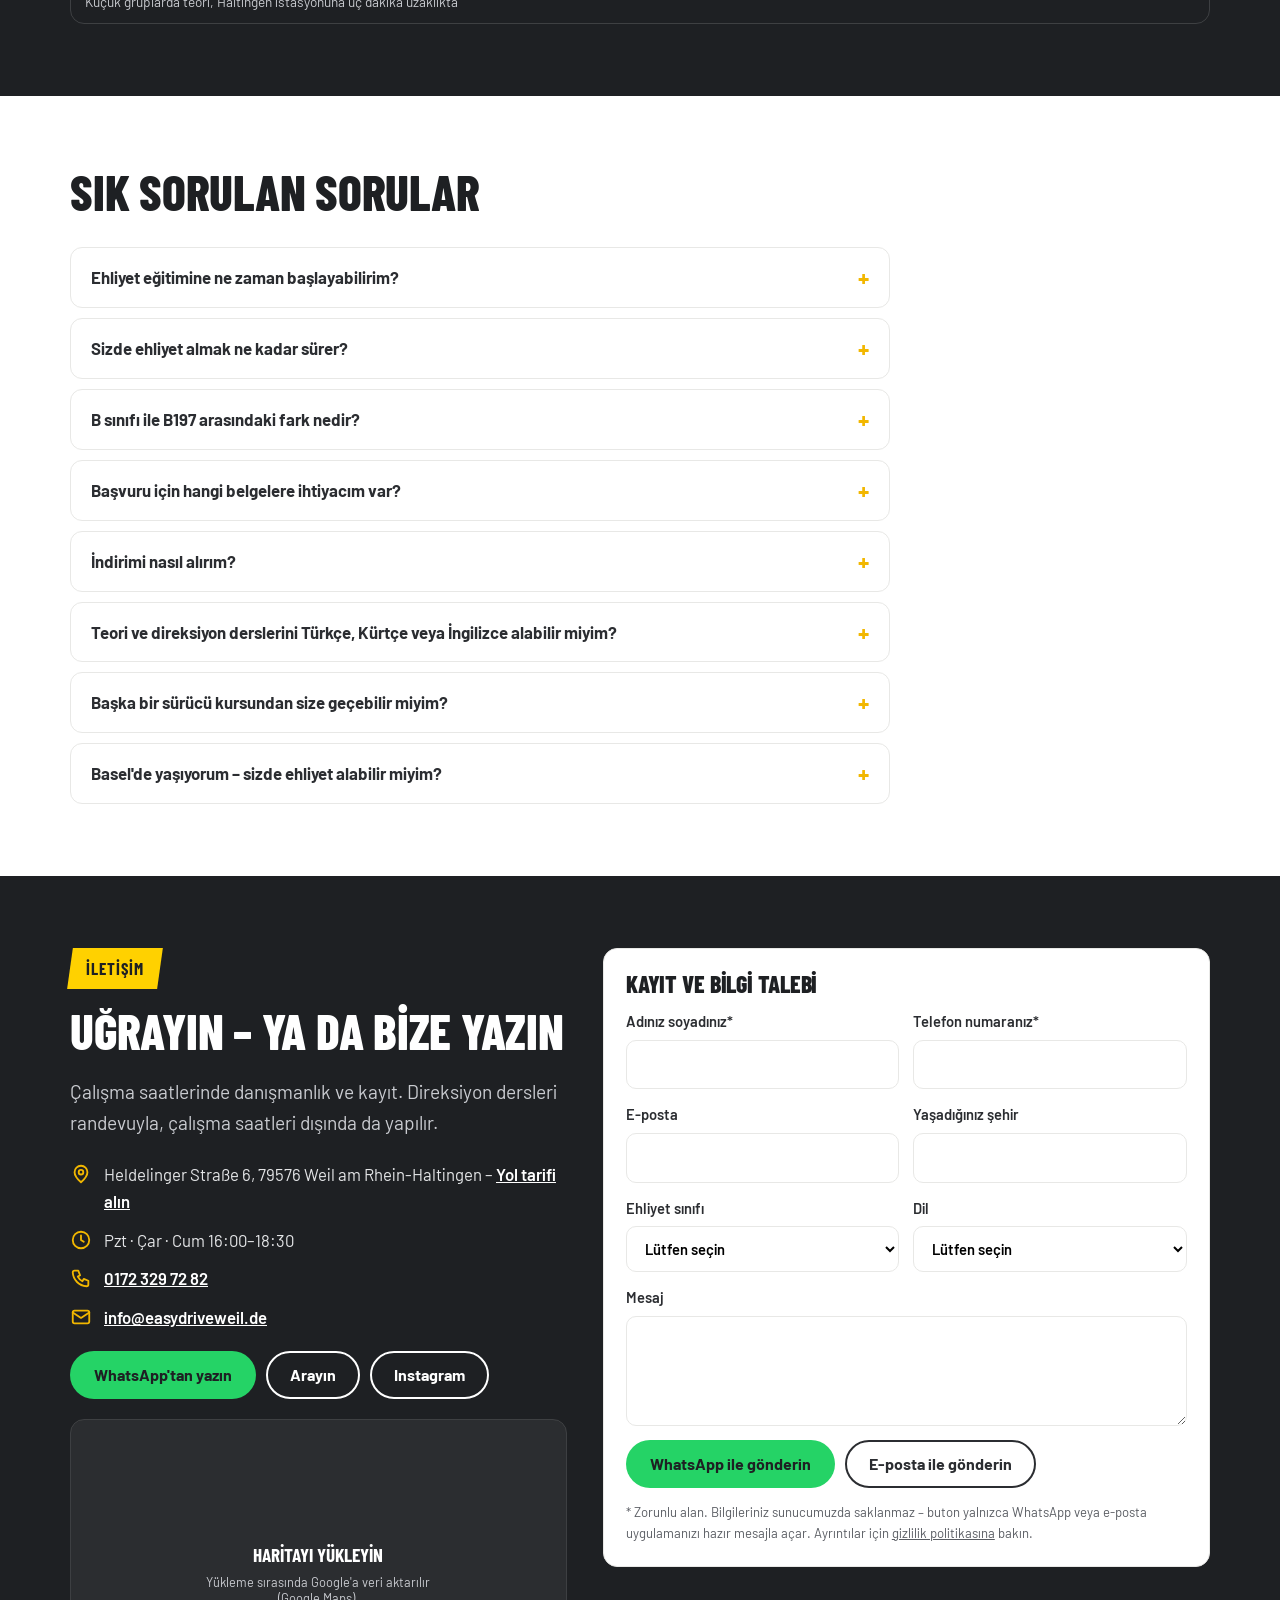
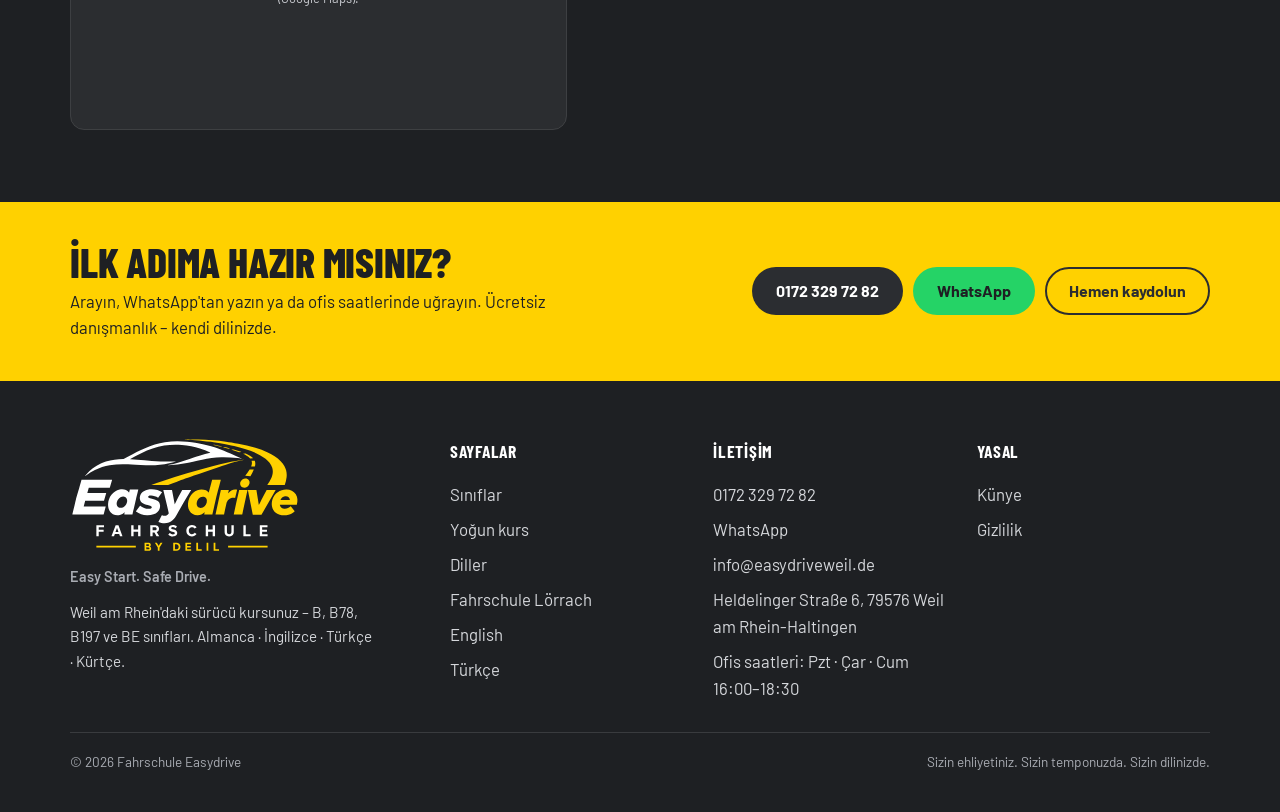
<file: tr/index.html>
<!doctype html>
<html lang="tr">
<head>
<meta charset="utf-8">
<meta name="viewport" content="width=device-width, initial-scale=1">
<title>Weil am Rhein Sürücü Kursu – Türkçe Ehliyet · Fahrschule Easydrive</title>
<meta name="description" content="Weil am Rhein ve Lörrach'ta Türkçe sürücü kursu: B, B78 otomatik, B197, BE. Teori sınavından sonra 21 günde* ehliyet. Öğrencilere %15 indirim.">
<meta name="robots" content="noindex,nofollow">
<meta name="theme-color" content="#FFD100">
<link rel="canonical" href="https://www.easydriveweil.de/tr/">
<link rel="alternate" hreflang="de" href="https://www.easydriveweil.de/"><link rel="alternate" hreflang="en" href="https://www.easydriveweil.de/en/"><link rel="alternate" hreflang="tr" href="https://www.easydriveweil.de/tr/"><link rel="alternate" hreflang="x-default" href="https://www.easydriveweil.de/">
<link rel="icon" href="../assets/img/favicon.svg" type="image/svg+xml">
<link rel="apple-touch-icon" href="../assets/img/apple-touch-icon.png">
<link rel="preload" href="../assets/fonts/barlow-condensed-800-latin.woff2" as="font" type="font/woff2" crossorigin>
<link rel="preload" href="../assets/fonts/barlow-400-latin.woff2" as="font" type="font/woff2" crossorigin>
<link rel="stylesheet" href="../assets/css/styles.css?v=f4b23831">
<meta property="og:type" content="website">
<meta property="og:site_name" content="Fahrschule Easydrive">
<meta property="og:title" content="Weil am Rhein Sürücü Kursu – Türkçe Ehliyet · Fahrschule Easydrive">
<meta property="og:description" content="Weil am Rhein ve Lörrach'ta Türkçe sürücü kursu: B, B78 otomatik, B197, BE. Teori sınavından sonra 21 günde* ehliyet. Öğrencilere %15 indirim.">
<meta property="og:url" content="https://www.easydriveweil.de/tr/">
<meta property="og:image" content="https://www.easydriveweil.de/assets/img/og.png">
<meta property="og:image:width" content="1200">
<meta property="og:image:height" content="630">
<meta property="og:locale" content="tr_TR">
<meta name="twitter:card" content="summary_large_image">
<script type="application/ld+json">{"@context":"https://schema.org","@graph":[{"@type":["LocalBusiness","EducationalOrganization"],"@id":"https://www.easydriveweil.de/#business","name":"Fahrschule Easydrive","alternateName":"Fahrschule Easydrive Weil am Rhein","url":"https://www.easydriveweil.de/","image":"https://www.easydriveweil.de/assets/img/og.png","telephone":"+491723297282","email":"info@easydriveweil.de","address":{"@type":"PostalAddress","streetAddress":"Heldelinger Straße 6","postalCode":"79576","addressLocality":"Weil am Rhein","addressRegion":"Baden-Württemberg","addressCountry":"DE"},"geo":{"@type":"GeoCoordinates","latitude":"47.6133","longitude":"7.6098"},"openingHoursSpecification":[{"@type":"OpeningHoursSpecification","dayOfWeek":["Monday","Wednesday","Friday"],"opens":"16:00","closes":"18:30"}],"knowsLanguage":["de","en","tr","ku"]}]}</script>
</head>

<body data-page="tr" data-promo-until="2026-11-05">
<a class="skip" href="#main">İçeriğe atlayın</a>
<header class="nav" id="nav">
  <div class="wrap nav__inner">
    <a class="brand" href="../" aria-label="Fahrschule Easydrive – Ana sayfa">
      <img class="brand__logo" src="../assets/img/logo-wordmark.svg" width="1228" height="472" alt="">
    </a>
    <button class="nav__toggle" id="navToggle" type="button" aria-expanded="false" aria-controls="navLinks" aria-label="Menü"><span></span><span></span><span></span></button>
    <nav class="nav__links" id="navLinks" aria-label="Menü">
      <a href="../fuehrerscheinklassen/">Sınıflar</a>
      <a href="../intensivkurs/">Yoğun kurs</a>
      <a href="../sprachen/">Diller</a>
      <a href="#preise">Fiyatlar</a>
      <a href="#kontakt">İletişim</a>
    </nav>
    <div class="nav__actions">
      <div class="nav__lang" aria-label="Dil">
        <a href="../" hreflang="de" >DE</a>
        <a href="../en/" hreflang="en" >EN</a>
        <a href="../tr/" hreflang="tr" aria-current="page">TR</a>
      </div>
      <a class="btn btn--ghost" href="tel:+491723297282">Arayın</a>
      <a class="btn btn--primary" href="#anfrage">Hemen kaydolun</a>
    </div>
  </div>
</header>

<main id="main"><section class="hero" id="hero">
  <div class="wrap hero__grid">
    <div>
      <span class="tag"><span>Weil am Rhein-Haltingen'de yeni</span></span>
      <h1 class="h1">Weil am Rhein'da Türkçe sürücü kursu: ehliyetiniz burada başlıyor.</h1>
      <p class="lead">Haltingen istasyonuna üç dakika. B, B78, B197 ve BE sınıfları – Türkçe, Almanca, İngilizce veya Kürtçe.</p>
      <div class="hero__actions">
        <a class="btn btn--primary" href="#anfrage">Hemen kaydolun</a>
        <a class="btn btn--wa" href="https://wa.me/491723297282" target="_blank" rel="noopener">WhatsApp</a>
        <a class="btn btn--ghost" href="tel:+491723297282">0172 329 72 82</a>
      </div>
      <ul class="chips chips--list"><li>21 günde ehliyet*</li><li><span data-promo-launch>5 Kasım 2026 tarihine kadar %20 indirim</span><span data-promo-done hidden>Öğrencilere %15 indirim</span></li><li>Deutsch · English · Türkçe · Kurdî</li></ul>
    </div>
    <div class="hero__photo"><img src="../assets/img/photos/car-side-960.webp" srcset="../assets/img/photos/car-side-480.webp 480w, ../assets/img/photos/car-side-960.webp 960w, ../assets/img/photos/car-side-1440.webp 1440w" sizes="(max-width: 860px) 100vw, 520px" width="1440" height="960" decoding="async" fetchpriority="high" alt="Easydrive sürücü kursunun yazılı siyah Mercedes-Benz GLA 200 aracı, yandan"></div>
  </div>
</section>

<section class="section section--grey" id="ueberblick">
  <div class="wrap state">
    <div>
      <h2 class="h2">Bir sürücü kursu. Dört dil. İki araç. Tek plan.</h2>
      <p class="lead">Weil am Rhein-Haltingen'de yeni açıldık: hep aynı kişilerle iletişim, modern otomatik ve manuel araçlar – Almanca, İngilizce, Türkçe veya Kürtçe dersler.</p>
    </div>
    <div class="numbers">
      <div><b><span data-promo-launch>%20</span><span data-promo-done hidden>%15</span></b><span><span data-promo-launch>5 Kasım 2026 tarihine kadar kayıt olan herkese indirim</span><span data-promo-done hidden>belgeyle öğrencilere indirim</span></span></div>
      <div><b>21</b><span>Teori sınavını geçtikten sonra direksiyon sınavına* kadar gün</span></div>
      <div><b>4</b><span>Ders dili: Almanca, İngilizce, Türkçe, Kürtçe</span></div>
    </div>
  </div>
  <div class="wrap"><p class="note" style="margin:16px 0 0">*Koşullar: teori sınavı geçilmiş ve sınav yetkisi alınmış olmalı, düzenli (genelde günlük) direksiyon dersleri, TÜV SÜD'de uygun sınav tarihi, ilk denemede başarı, asgari yaşa ulaşılmış olması.</p></div>
</section>

<section class="promo" id="aktuell">
  <div class="wrap promo__grid">
    <div>
      <span class="tag tag--dark"><span>Güncel</span></span>
      <h2 class="promo__title"><span data-promo-launch>Yeni açılış: 5 Kasım 2026 tarihine kadar kayıt olan herkese %20 indirim</span><span data-promo-done hidden>Öğrencilere %15 indirim – her zaman</span></h2>
      <p class="promo__line"><span data-promo-launch>Sonrasında her zaman: belgeyle öğrencilere %15. Teori başlangıcı her zaman, anlaşarak.</span><span data-promo-done hidden>Teori başlangıcı her zaman, anlaşarak. WhatsApp'tan iki dakikada kayıt.</span></p>
    </div>
    <a class="btn promo__btn" href="#anfrage">Hemen kaydolun</a>
  </div>
</section>

<section class="section" id="klassen">
  <div class="wrap">
    <div class="section__head">
      <h2 class="h2">Otomobil, otomatik, römork</h2>
      <p class="lead">Dört ehliyet sınıfını karşılaştırın. Tüm ayrıntılar ehliyet sınıfları sayfasında.</p>
    </div>
    <div class="classes">
      <article class="cls"><svg viewBox="0 0 48 48" aria-hidden="true"><circle class="y" cx="31" cy="9" r="5"/><circle cx="31" cy="9" r="5"/><path d="M22 44V26a9 9 0 0 1 18 0v18"/><circle cx="12" cy="16" r="4"/><path d="M6 44V30a6 6 0 0 1 12 0v14"/></svg><h3>BF17</h3><p>17 yaşından itibaren refakatli sürüş – doğum gününüzden altı ay önce başlayın.</p><a href="../fuehrerscheinklassen/#b">BF17 hakkında daha fazla bilgi</a></article>
      <article class="cls"><svg viewBox="0 0 48 48" aria-hidden="true"><path d="M6 30l4-11a4 4 0 0 1 4-3h20a4 4 0 0 1 4 3l4 11v9H6z"/><path d="M6 30h36"/><circle class="y" cx="14" cy="39" r="4"/><circle cx="14" cy="39" r="4"/><circle class="y" cx="34" cy="39" r="4"/><circle cx="34" cy="39" r="4"/><path d="M13 23h22"/></svg><h3>B sınıfı</h3><p>18 yaşından itibaren klasik otomobil ehliyeti – manuel araçta eğitim ve sınav.</p><a href="../fuehrerscheinklassen/#b">B sınıfı hakkında daha fazla bilgi</a></article>
      <article class="cls"><svg viewBox="0 0 48 48" aria-hidden="true"><rect x="9" y="30" width="30" height="12" rx="3"/><path d="M24 30V13"/><circle class="y" cx="24" cy="10" r="5"/><circle cx="24" cy="10" r="5"/><path d="M15 36h3M22 36h4M30 36h3"/></svg><h3>B78</h3><p>Otomatikte öğrenin ve sınava girin – kod 78, yalnızca otomatik. Sonradan manuele genişletilebilir.</p><a href="../fuehrerscheinklassen/#b78">B78 hakkında daha fazla bilgi</a></article>
      <article class="cls"><svg viewBox="0 0 48 48" aria-hidden="true"><rect x="24" y="4" width="10" height="7" rx="3"/><path d="M29 11v31"/><path d="M8 14h6M8 23h6M8 32h6M8 41h6"/><rect class="y" x="18" y="34" width="22" height="10" rx="3"/><rect x="18" y="34" width="22" height="10" rx="3"/></svg><h3>B197</h3><p>Otomatikte öğrenin, manuel de kullanın – ehliyette kısıtlama yok.</p><a href="../fuehrerscheinklassen/#b197">B197 hakkında daha fazla bilgi</a></article>
      <article class="cls"><svg viewBox="0 0 48 48" aria-hidden="true"><rect x="4" y="14" width="26" height="18" rx="2"/><path d="M30 26h10l4 4"/><circle class="y" cx="17" cy="38" r="4"/><circle cx="17" cy="38" r="4"/><path d="M4 32h26"/></svg><h3>BE sınıfı</h3><p>750 kg üzeri, 3,5 t'ye kadar römork – teori yok, sadece pratik.</p><a href="../fuehrerscheinklassen/#be">BE hakkında daha fazla bilgi</a></article>
    </div>
    <table class="compare">
      <thead><tr><th scope="col"><span class="sr-only">Özellik</span></th><th scope="col">B sınıfı</th><th scope="col">B78 sınıfı</th><th scope="col">B197 sınıfı</th><th scope="col">BE sınıfı</th></tr></thead>
      <tbody>
        <tr><td>Kapsam</td><td>3,5 t'ye kadar otomobiller – standart otomobil ehliyeti, 17 yaşından itibaren de mümkün (BF17)</td><td>Otomatik ehliyet – kod 78, yalnızca otomatik araç kullanılabilir</td><td>Otomatik araçta öğrenin, manuel araç da kullanın – otomatik araç kısıtlaması olmadan</td><td>750 kg üzeri ve 3,5 t'ye kadar römorklar</td></tr>
        <tr><td>Asgari yaş</td><td>17 (BF17) veya 18</td><td>17 (BF17) veya 18</td><td>17 (BF17) veya 18</td><td>17 (BF17) veya 18, B sınıfı gerekli</td></tr>
        <tr><td>Teori dersleri</td><td>12 + 2 çift ders</td><td>12 + 2 çift ders</td><td>12 + 2 çift ders</td><td>Yok, teori sınavı da yok</td></tr>
        <tr><td>Direksiyon dersleri</td><td>12 özel sürüş: 5 şehirler arası, 4 otoban, 3 gece</td><td>Mercedes-Benz GLA 200 (otomatik) ile 12 özel sürüş: 5 şehirler arası, 4 otoban, 3 gece</td><td>12 özel sürüş + 10 direksiyon dersi ve manuel araçla 15 dakikalık test sürüşü</td><td>5 özel sürüş: 3 şehirler arası, 1 otoban, 1 gece</td></tr>
        <tr><td>Sınav</td><td>Teori + direksiyon sınavı (55 dakika)</td><td>Teori + Mercedes-Benz GLA 200 (otomatik) ile direksiyon sınavı, 55 dakika</td><td>Teori + otomatik araçla direksiyon sınavı (55 dakika)</td><td>Yalnızca römorklu araçla direksiyon sınavı</td></tr>
        <tr><td></td><td><a href="../fuehrerscheinklassen/#b">B sınıfı hakkında daha fazla bilgi</a></td><td><a href="../fuehrerscheinklassen/#b78">B78 hakkında daha fazla bilgi</a></td><td><a href="../fuehrerscheinklassen/#b197">B197 hakkında daha fazla bilgi</a></td><td><a href="../fuehrerscheinklassen/#be">BE hakkında daha fazla bilgi</a></td></tr>
      </tbody>
    </table>
  </div>
</section>

<section class="section section--grey" id="intensiv">
  <div class="wrap">
    <div class="section__head">
      <h2 class="h2">Yoğun kurs: 21 gün, tek plan</h2>
      <p class="lead">Teori sınavını geçtikten sonra her gün sürüş yapıyoruz – sonunda direksiyon sınavı var.</p>
    </div>
    <div class="road">
      <div><b>1–7. gün</b><p>Temeller: araç, Weil ve Lörrach'ta şehir içi trafik, park etme.</p></div>
      <div><b>8–16. gün</b><p>12 özel sürüş: şehirler arası, A5 ve A98'de, gece.</p></div>
      <div><b>17–20. gün</b><p>Sınav güzergâhları ve sınav provası – kendi dilinizde anlatımla.</p></div>
      <div><b>21. gün</b><p>TÜV SÜD'de direksiyon sınavı. Geçtiniz mi? Ehliyetinizi alın.</p></div>
    </div>
    <p class="note" style="margin:24px 0 0">*Koşullar: teori sınavı geçilmiş ve sınav yetkisi alınmış olmalı, düzenli (genelde günlük) direksiyon dersleri, TÜV SÜD'de uygun sınav tarihi, ilk denemede başarı, asgari yaşa ulaşılmış olması. <a href="../intensivkurs/">Yoğun kurs hakkında daha fazla bilgi</a></p>
  </div>
</section>

<section class="section" id="sprachen">
  <div class="wrap">
    <div class="section__head">
      <h2 class="h2">Sizin ehliyetiniz. Sizin hızınız. Sizin diliniz.</h2>
      <p class="lead">Almanca, İngilizce, Türkçe veya Kürtçe teori ve direksiyon dersleri – her şeyi anlayıp rahatça öğrenmeniz için.</p>
    </div>
    <div class="lang">
      <div class="lang__item"><div class="lang__flag"><svg viewBox="0 0 5 3" aria-hidden="true"><rect width="5" height="1" fill="#000"/><rect y="1" width="5" height="1" fill="#D00"/><rect y="2" width="5" height="1" fill="#FFCE00"/></svg></div><span class="lang__name">Almanca</span><p class="lang__say">Almanca konuşuyoruz.</p></div>
      <div class="lang__item"><div class="lang__flag"><svg viewBox="0 0 60 30" aria-hidden="true"><rect width="60" height="30" fill="#012169"/><path d="M0 0L60 30M60 0L0 30" stroke="#fff" stroke-width="6"/><path d="M0 0L60 30M60 0L0 30" stroke="#C8102E" stroke-width="2"/><path d="M30 0v30M0 15h60" stroke="#fff" stroke-width="10"/><path d="M30 0v30M0 15h60" stroke="#C8102E" stroke-width="6"/></svg></div><span class="lang__name">English</span><p class="lang__say" lang="en">We teach in English.</p></div>
      <div class="lang__item"><div class="lang__flag"><svg viewBox="0 0 60 40" aria-hidden="true"><rect width="60" height="40" fill="#E30A17"/><circle cx="23" cy="20" r="10" fill="#fff"/><circle cx="25.5" cy="20" r="8" fill="#E30A17"/><polygon points="36,20 30.5,21.8 33.9,17.1 33.9,22.9 30.5,18.2" fill="#fff"/></svg></div><span class="lang__name">Türkçe</span><p class="lang__say" lang="tr">Türkçe ders veriyoruz.</p></div>
      <div class="lang__item"><div class="lang__flag"><svg viewBox="0 0 60 40" aria-hidden="true"><rect width="60" height="13.4" fill="#ED2024"/><rect y="13.3" width="60" height="13.4" fill="#fff"/><rect y="26.6" width="60" height="13.4" fill="#278E43"/><circle cx="30" cy="20" r="6" fill="#FEBD11"/><g stroke="#FEBD11" stroke-width="1.6"><path d="M30 11v-3M30 29v3M21 20h-3M39 20h3M23.6 13.6l-2.1-2.1M36.4 26.4l2.1 2.1M23.6 26.4l-2.1 2.1M36.4 13.6l2.1-2.1"/></g></svg></div><span class="lang__name">Kurdî</span><p class="lang__say" lang="ku">Em bi Kurdî hîn dikin.</p></div>
    </div>
    <p class="note lang__note">TÜV SÜD teori sınavına Almanca, İngilizce veya Türkçe dahil çeşitli dillerde girebilirsiniz. Sınavda Kürtçe seçilemiyor – sizi Kürtçe hazırlıyor ve sınav sorularını birlikte çalışıyoruz.</p>
    <div class="chips">
      <a class="btn btn--ghost" href="../sprachen/">Dillerimiz hakkında daha fazla bilgi</a>
      <a class="btn btn--ghost" href="../en/" hreflang="en">English</a>
      <a class="btn btn--ghost" href="../tr/" hreflang="tr">Türkçe</a>
    </div>
  </div>
</section>

<section class="section section--grey" id="fahrzeuge">
  <div class="wrap">
    <div class="section__head">
      <h2 class="h2">Sürücü kursu araçlarımız</h2>
      <p class="lead">Modern ve güvenli – otomatik ve manuel.</p>
    </div>
    <div class="fleet">
      <div class="fleet__card">
        <div class="fleet__img"><img src="../assets/img/photos/car-side-960.webp"
          srcset="../assets/img/photos/car-side-480.webp 480w, ../assets/img/photos/car-side-960.webp 960w, ../assets/img/photos/car-side-1440.webp 1440w"
          sizes="(max-width: 860px) 100vw, 560px" width="1440" height="960" loading="lazy" decoding="async"
          alt="Easydrive sürücü kursunun yazılı siyah Mercedes-Benz GLA 200 aracı, yandan"></div>
        <div class="fleet__body"><h3>Mercedes-Benz GLA 200</h3><p>Siyah, otomatik – B78 ve B197 sınıfı için eğitim aracı</p></div>
      </div>
      <div class="fleet__card">
        <div class="fleet__img"><img src="../assets/img/photos/car-garage-960.webp"
          srcset="../assets/img/photos/car-garage-480.webp 480w, ../assets/img/photos/car-garage-960.webp 960w, ../assets/img/photos/car-garage-1200.webp 1200w"
          sizes="(max-width: 760px) 100vw, 360px" width="1200" height="800" loading="lazy" decoding="async"
          alt="Bir garajda önden görünen siyah Mercedes-Benz GLA 200"></div>
        <div class="fleet__body"><h3>Mercedes-Benz GLA 200</h3><p>Önden görünüm</p></div>
      </div>
      <div class="fleet__card">
        <div class="fleet__img"><img src="../assets/img/photos/car-taigo-960.webp"
          srcset="../assets/img/photos/car-taigo-480.webp 480w, ../assets/img/photos/car-taigo-960.webp 960w, ../assets/img/photos/car-taigo-1200.webp 1200w"
          sizes="(max-width: 760px) 100vw, 360px" width="1200" height="800" loading="lazy" decoding="async"
          alt="Weil am Rhein-Haltingen'deki sürücü kursunun önünde beyaz VW Taigo"></div>
        <div class="fleet__body"><h3>VW Taigo</h3><p>Beyaz, manuel – B ve BE sınıfı için eğitim aracı</p></div>
      </div>
    </div>
  </div>
</section>

<section class="section" id="preise">
  <div class="wrap">
    <div class="section__head">
      <h2 class="h2">En başından açık fiyatlar</h2>
      <p class="lead">B ve B78 sınıfı fiyatlarımız – eksiksiz, sormanıza gerek kalmadan. <span data-promo-launch>5 Kasım 2026 tarihine kadar kayıt olan herkes %20 tasarruf eder.</span><span data-promo-done hidden>Okul ve üniversite öğrencilerine %15 indirim.</span></p>
    </div>
    <h3 class="h3">B ve B78 sınıfı eğitimi</h3>
    <table class="prices">
      <thead><tr><th scope="col">Hizmet</th><th scope="col">Fiyat</th></tr></thead>
      <tbody>
        <tr><td>Temel ücret (kayıt, teori dersleri, destek)</td><td>495,00 €</td></tr>
        <tr><td>Temel direksiyon dersi (45 dakika)</td><td>76,00 €</td></tr>
        <tr><td>Şehirler arası sürüş (45 dakika)</td><td>86,00 €</td></tr>
        <tr><td>Otoban sürüşü (45 dakika)</td><td>86,00 €</td></tr>
        <tr><td>Gece sürüşü (45 dakika)</td><td>86,00 €</td></tr>
        <tr><td>Teori sınavına kayıt ücreti</td><td>95,00 €</td></tr>
        <tr><td>Direksiyon sınavına kayıt ücreti</td><td>235,00 €</td></tr>
        <tr><td>Manuel araçla test sürüşü (yalnızca B197, 15 dakika)</td><td>40,00 €</td></tr>
        <tr><td>Ders kitabı</td><td>35,00 €</td></tr>
        <tr><td>Eğitim materyali / öğrenme uygulaması</td><td>70,00 €</td></tr>
        <tr><td>Zamanında iptal edilmeyen direksiyon dersi</td><td>50,00 €</td></tr>
      </tbody>
    </table>
    <h3 class="h3">Resmî kurumların ve TÜV SÜD'ün ücretleri</h3>
    <p class="note">Fiyatlarımıza dahil değildir – doğrudan ilgili kuruma ödersiniz.</p>
    <table class="prices prices--fees">
      <thead><tr><th scope="col">Ücret</th><th scope="col">Tutar</th></tr></thead>
      <tbody>
        <tr><td>Göz testi</td><td>6,43 €</td></tr>
        <tr><td>İlk yardım kursu</td><td>Kursu verene göre değişir</td></tr>
        <tr><td>Başvuru işlem ücreti</td><td>5,10 €</td></tr>
        <tr><td>Ehliyet dairesi – deneme süreli ehliyet</td><td>38,30 €</td></tr>
        <tr><td>Ehliyet dairesi – deneme süresiz ehliyet</td><td>37,50 €</td></tr>
        <tr><td>Teori sınavı (TÜV SÜD)</td><td>24,99 €</td></tr>
        <tr><td>Direksiyon sınavı toplam ücreti (TÜV SÜD)</td><td>129,83 €</td></tr>
      </tbody>
    </table>
    <p class="note">Tüm fiyatlara KDV dahildir. Güncellik: Ekim 2026. <span data-promo-launch>Yeni açılış: 5 Kasım 2026 tarihine kadar kayıt olan herkese asılı fiyat listesindeki hizmetlerde %20 indirim; sonrasında belge karşılığında okul ve üniversite öğrencilerine her zaman %15.</span><span data-promo-done hidden>Okul ve üniversite öğrencilerine, belge karşılığında asılı fiyat listesindeki hizmetlerde %15 indirim.</span> Tam fiyat listesi ve eğitim koşulları ofisimizde asılıdır.</p>
    <a class="btn btn--primary" href="https://wa.me/491723297282?text=Hallo%2C%20ich%20h%C3%A4tte%20gern%20die%20Preisliste%20der%20Fahrschule%20Easy%20Drive." target="_blank" rel="noopener">WhatsApp'tan fiyat listesi isteyin</a>
  </div>
</section>

<section class="section section--grey" id="ueber-uns">
  <div class="wrap about">
    <div>
      <h2 class="h2">Haltingen'de yeniyiz – sizin için buradayız</h2>
      <p>Easydrive, Weil am Rhein-Haltingen'deki Heldelinger Straße'de, Haltingen istasyonuna üç dakika uzaklıkta yeni açılan sürücü kursu. Size zaman ayıran küçük bir ekibiz: hep aynı kişilerle iletişim, dört dilde ders, modern otomatik ve manuel araçlar.</p>
      <p>Hedefimiz basit: sınavı güvenle geçmeniz – ve bu yolda güzel vakit geçirmeniz. Easy Start. Safe Drive.</p>
      <div class="chips"><span class="chip">Bireysel destek</span><span class="chip">Esnek randevular</span><span class="chip">Otomatik ve manuel</span><span class="chip">Otomatik araç kısıtlaması olmadan (B197)</span></div>
    </div>
    <figure class="about__video">
      <video controls playsinline preload="none" width="576" height="1024" poster="../assets/video/einblick-poster.jpg" aria-label="Video: Delil size Easydrive sürücü kursunu gösteriyor">
        <source src="../assets/video/einblick.mp4" type="video/mp4">
    <track kind="captions" src="../assets/video/einblick.de.vtt" srclang="de" label="Deutsch">
    <track kind="captions" src="../assets/video/einblick.en.vtt" srclang="en" label="English">
    <track kind="captions" src="../assets/video/einblick.tr.vtt" srclang="tr" label="Türkçe" default>
        Tarayıcınız bu videoyu oynatamıyor.
      </video>
      <figcaption>Delil size kursu gösteriyor – 22 saniye, Almanca, Türkçe altyazılı.</figcaption>
    </figure>
  </div>
</section>

<section class="section section--dark" id="werte">
  <div class="wrap values">
    <figure class="values__photo">
      <img src="../assets/img/photos/pinboard-960.webp"
        srcset="../assets/img/photos/pinboard-480.webp 480w, ../assets/img/photos/pinboard-960.webp 960w, ../assets/img/photos/pinboard-1440.webp 1440w"
        sizes="(max-width: 860px) 100vw, 480px" width="1440" height="1290" loading="lazy" decoding="async"
        alt="Teori sınıfındaki pano: kurallarımız ve değerlerimiz – iş birliği, tedbirli sürüş, çevreye duyarlılık, hoşgörü, trafik güvenliği her şeyden önce gelir">
      <figcaption>Teori sınıfımızdaki pano</figcaption>
    </figure>
    <figure class="values__room">
      <img src="../assets/img/photos/classroom-960.webp"
        srcset="../assets/img/photos/classroom-480.webp 480w, ../assets/img/photos/classroom-960.webp 960w, ../assets/img/photos/classroom-1440.webp 1440w"
        sizes="(max-width: 860px) 100vw, 480px" width="1440" height="1080" loading="lazy" decoding="async"
        alt="Easydrive sürücü kursunun masalar, yazı panosu ve eğitim posterleri bulunan teori sınıfı">
      <figcaption>Küçük gruplarda teori, Haltingen istasyonuna üç dakika uzaklıkta</figcaption>
    </figure>
    <div class="values__text">
      <span class="tag"><span>Değerlerimiz</span></span>
      <h2 class="h2">Biz böyle sürüyoruz</h2>
      <p class="lead">İlk ders başlamadan önce duvarımızda beş söz asılı.</p>
      <ul class="values__list">
        <li>İş birliği içinde</li><li>Tedbirli</li><li>Çevreye duyarlı</li><li>Hoşgörülü</li>
        <li class="values__prio">Trafik güvenliği her şeyden önce gelir</li>
      </ul>
      <h3 class="h3">Derslerdeki kurallarımız</h3>
<ul class="values__rules">
        <li>Saygı</li><li>Yardımseverlik</li><li>Güler yüz</li><li>İyi geçinmek</li><li>Destek olmak</li>
        <li>Dürüstlük</li><li>Açık fikirlilik / ekip çalışması</li><li>Dayanışma</li><li>Eşit ilişki</li><li>Ortak hedef</li>
      </ul>
    </div>
  </div>
</section>

<section class="section" id="faq">
  <div class="wrap">
    <div class="section__head">
      <h2 class="h2">Sık sorulan sorular</h2>
    </div>
    <div class="faq">
      <details><summary>Ehliyet eğitimine ne zaman başlayabilirim?</summary><p>B sınıfı eğitimine 17. doğum gününüzden yarım yıl önce (17 yaşında refakatli sürüş, BF17) veya 18 yaşında ehliyet almak için 17½ yaşında başlayabilirsiniz. Teori sınavına doğum gününüzden en erken üç ay, direksiyon sınavına ise en erken bir ay önce girebilirsiniz.</p></details>
      <details><summary>Sizde ehliyet almak ne kadar sürer?</summary><p>Bu, ayırabileceğiniz zamana bağlı. Normal tempoda üç ila beş ay planlayın. Yoğun kursumuzda direksiyon eğitimini ve sınavı 21 günde tamamlayabilirsiniz – bunun için teori sınavını geçmiş olmanız gerekir.</p></details>
      <details><summary>B sınıfı ile B197 arasındaki fark nedir?</summary><p>B197'de otomatik araçta öğrenir ve sınava da otomatik araçla girersiniz. Ayrıca manuel araçla en az on direksiyon dersi alır, sonunda eğitmeninizle 15 dakikalık bir test sürüşü yaparsınız. Böylece ehliyetinize otomatik araç kısıtlaması (78 kodu) işlenmez ve her iki aracı da kullanabilirsiniz.</p></details>
      <details><summary>Başvuru için hangi belgelere ihtiyacım var?</summary><p>Kimlik kartı veya pasaport, biyometrik vesikalık fotoğraf, göz testi (en fazla iki yıllık), ilk yardım kursu belgesi (9 ders birimi) ve sürücü kursu kayıt belgesi. BF17 için refakatçilerinizin bilgileri de gerekir. Lörrach Landratsamt (ehliyet dairesi) randevuları çevrim içi verir.</p></details>
      <details><summary>İndirimi nasıl alırım?</summary><p><span data-promo-launch>5 Kasım 2026 tarihine kadar kayıt olan herkes asılı fiyat listesindeki hizmetlerde %20 indirim alır – belge gerekmez. Sonrasında her zaman: öğrencilere %15; kayıt sırasında öğrenci belgenizi göstermeniz yeter.</span><span data-promo-done hidden>Öğrencilere %15 indirim: Kayıt sırasında geçerli okul veya üniversite öğrenci kimliğinizi gösterin. İndirim, asılı fiyat listesindeki hizmetler için geçerlidir; tüm ayrıntıları ücretsiz danışmanlık görüşmesinde konuşuruz.</span></p></details>
      <details><summary>Teori ve direksiyon derslerini Türkçe, Kürtçe veya İngilizce alabilir miyim?</summary><p>Evet. Ekibimiz Almanca, İngilizce, Türkçe ve Kürtçe ders veriyor. Teori sınavına Almanca, İngilizce veya Türkçe dahil çeşitli dillerde girebilirsiniz; sınavda Kürtçe seçilemiyor ama sizi Kürtçe hazırlıyoruz.</p></details>
      <details><summary>Başka bir sürücü kursundan size geçebilir miyim?</summary><p>Evet, istediğiniz zaman. Önceki sürücü kursunuzdan aldığınız eğitim belgesi yeterli. Tamamladığınız teori ve direksiyon dersleri sayılır.</p></details>
      <details><summary>Basel'de yaşıyorum – sizde ehliyet alabilir miyim?</summary><p>Alman ehliyeti alabilmek için asıl ikamet yerinizin Almanya'da olması gerekir (yılda en az 185 gün). Weil am Rhein, Lörrach veya çevresinde yaşayıp Basel'de çalışıyor ya da okuyorsanız doğru yerdesiniz.</p></details>
    </div>
  </div>
  <script type="application/ld+json">{"@context":"https://schema.org","@type":"FAQPage","mainEntity":[{"@type":"Question","name":"Ehliyet eğitimine ne zaman başlayabilirim?","acceptedAnswer":{"@type":"Answer","text":"B sınıfı eğitimine 17. doğum gününüzden yarım yıl önce (17 yaşında refakatli sürüş, BF17) veya 18 yaşında ehliyet almak için 17½ yaşında başlayabilirsiniz. Teori sınavına doğum gününüzden en erken üç ay, direksiyon sınavına ise en erken bir ay önce girebilirsiniz."}},{"@type":"Question","name":"Sizde ehliyet almak ne kadar sürer?","acceptedAnswer":{"@type":"Answer","text":"Bu, ayırabileceğiniz zamana bağlı. Normal tempoda üç ila beş ay planlayın. Yoğun kursumuzda direksiyon eğitimini ve sınavı 21 günde tamamlayabilirsiniz – bunun için teori sınavını geçmiş olmanız gerekir."}},{"@type":"Question","name":"B sınıfı ile B197 arasındaki fark nedir?","acceptedAnswer":{"@type":"Answer","text":"B197'de otomatik araçta öğrenir ve sınava da otomatik araçla girersiniz. Ayrıca manuel araçla en az on direksiyon dersi alır, sonunda eğitmeninizle 15 dakikalık bir test sürüşü yaparsınız. Böylece ehliyetinize otomatik araç kısıtlaması (78 kodu) işlenmez ve her iki aracı da kullanabilirsiniz."}},{"@type":"Question","name":"Başvuru için hangi belgelere ihtiyacım var?","acceptedAnswer":{"@type":"Answer","text":"Kimlik kartı veya pasaport, biyometrik vesikalık fotoğraf, göz testi (en fazla iki yıllık), ilk yardım kursu belgesi (9 ders birimi) ve sürücü kursu kayıt belgesi. BF17 için refakatçilerinizin bilgileri de gerekir. Lörrach Landratsamt (ehliyet dairesi) randevuları çevrim içi verir."}},{"@type":"Question","name":"İndirimi nasıl alırım?","acceptedAnswer":{"@type":"Answer","text":"5 Kasım 2026 tarihine kadar kayıt olan herkes asılı fiyat listesindeki hizmetlerde %20 indirim alır – belge gerekmez. Sonrasında her zaman: öğrencilere %15; kayıt sırasında öğrenci belgenizi göstermeniz yeter."}},{"@type":"Question","name":"Teori ve direksiyon derslerini Türkçe, Kürtçe veya İngilizce alabilir miyim?","acceptedAnswer":{"@type":"Answer","text":"Evet. Ekibimiz Almanca, İngilizce, Türkçe ve Kürtçe ders veriyor. Teori sınavına Almanca, İngilizce veya Türkçe dahil çeşitli dillerde girebilirsiniz; sınavda Kürtçe seçilemiyor ama sizi Kürtçe hazırlıyoruz."}},{"@type":"Question","name":"Başka bir sürücü kursundan size geçebilir miyim?","acceptedAnswer":{"@type":"Answer","text":"Evet, istediğiniz zaman. Önceki sürücü kursunuzdan aldığınız eğitim belgesi yeterli. Tamamladığınız teori ve direksiyon dersleri sayılır."}},{"@type":"Question","name":"Basel'de yaşıyorum – sizde ehliyet alabilir miyim?","acceptedAnswer":{"@type":"Answer","text":"Alman ehliyeti alabilmek için asıl ikamet yerinizin Almanya'da olması gerekir (yılda en az 185 gün). Weil am Rhein, Lörrach veya çevresinde yaşayıp Basel'de çalışıyor ya da okuyorsanız doğru yerdesiniz."}}]}</script>
</section>

<section class="section section--dark" id="kontakt">
  <div class="wrap">
    <span id="anmeldung" aria-hidden="true"></span>
    <div class="contact">
      <div>
        <span class="tag"><span>İletişim</span></span>
        <h2 class="h2">Uğrayın – ya da bize yazın</h2>
        <p class="lead">Çalışma saatlerinde danışmanlık ve kayıt. Direksiyon dersleri randevuyla, çalışma saatleri dışında da yapılır.</p>
        <ul class="contact__list">
          <li><svg viewBox="0 0 24 24" fill="none" stroke="currentColor" stroke-width="2" stroke-linecap="round" stroke-linejoin="round" aria-hidden="true"><path d="M12 21s7-6.2 7-11a7 7 0 0 0-14 0c0 4.8 7 11 7 11z"/><circle cx="12" cy="10" r="2.5"/></svg><span>Heldelinger Straße 6, 79576 Weil am Rhein-Haltingen – <a href="https://www.google.com/maps/search/?api=1&query=Heldelinger+Stra%C3%9Fe+6%2C+79576+Weil+am+Rhein" target="_blank" rel="noopener">Yol tarifi alın</a></span></li>
          <li><svg viewBox="0 0 24 24" fill="none" stroke="currentColor" stroke-width="2" stroke-linecap="round" stroke-linejoin="round" aria-hidden="true"><circle cx="12" cy="12" r="9"/><path d="M12 7v5l3 2"/></svg><span>Pzt · Çar · Cum 16:00–18:30</span></li>
          <li><svg viewBox="0 0 24 24" fill="none" stroke="currentColor" stroke-width="2" stroke-linecap="round" stroke-linejoin="round" aria-hidden="true"><path d="M5 4h4l2 5-2.5 1.5a11 11 0 0 0 5 5L15 13l5 2v4a2 2 0 0 1-2 2A16 16 0 0 1 3 6a2 2 0 0 1 2-2z"/></svg><a href="tel:+491723297282">0172 329 72 82</a></li>
          <li><svg viewBox="0 0 24 24" fill="none" stroke="currentColor" stroke-width="2" stroke-linecap="round" stroke-linejoin="round" aria-hidden="true"><rect x="3" y="5" width="18" height="14" rx="2"/><path d="m3 7 9 6 9-6"/></svg><a href="mailto:info@easydriveweil.de">info@easydriveweil.de</a></li>
        </ul>
        <div class="contact__actions"><a class="btn btn--wa" href="https://wa.me/491723297282" target="_blank" rel="noopener">WhatsApp'tan yazın</a><a class="btn btn--ghost" href="tel:+491723297282">Arayın</a><a class="btn btn--ghost" href="https://www.instagram.com/easydrive.fahrschule" target="_blank" rel="noopener">Instagram</a></div>
        <div class="map" id="mapHolder" data-map-src="https://www.google.com/maps?q=Heldelinger+Stra%C3%9Fe+6,+79576+Weil+am+Rhein&output=embed&hl=de&z=16">
          <button class="mapload" type="button"><span class="mapload__t">Haritayı yükleyin</span><span class="mapload__n">Yükleme sırasında Google'a veri aktarılır (Google Maps).</span></button>
        </div>
      </div>
      <form class="form" id="anfrage" action="#" data-wa="491723297282" data-mail="info@easydriveweil.de" data-labels='{"intro":"Anfrage Fahrschule Easydrive","name":"Name","phone":"Telefon","email":"E-Mail","city":"Wohnort","course":"Klasse","language":"Sprache","message":"Nachricht"}'>
        <h3 class="h3">Kayıt ve bilgi talebi</h3>
        <div class="form__row">
          <label>Adınız soyadınız*<input name="name" required autocomplete="name"></label>
          <label>Telefon numaranız*<input type="tel" name="phone" required autocomplete="tel"></label>
        </div>
        <div class="form__row">
          <label>E-posta<input type="email" name="email" autocomplete="email"></label>
          <label>Yaşadığınız şehir<input name="city" autocomplete="address-level2"></label>
        </div>
        <div class="form__row">
          <label>Ehliyet sınıfı<select name="course"><option value="">Lütfen seçin</option><option value="Klasse B (PKW)">B sınıfı (otomobil)</option><option value="Klasse B78 (Automatik)">B78 sınıfı (otomatik)</option><option value="Klasse B197 (Automatik und Schaltung)">B197 sınıfı (otomatik ve manuel)</option><option value="Klasse BE (Anhänger)">BE sınıfı (römork)</option><option value="Intensivkurs – 21 Tage">Yoğun kurs – 21 gün</option><option value="Erstmal beraten lassen">Önce danışmak istiyorum</option></select></label>
          <label>Dil<select name="language"><option value="">Lütfen seçin</option><option value="Deutsch">Almanca</option><option value="English">İngilizce</option><option value="Türkçe">Türkçe</option><option value="Kurdî">Kürtçe</option></select></label>
        </div>
        <label>Mesaj<textarea name="message"></textarea></label>
        <div class="form__actions">
          <button class="btn btn--wa" id="sendWa" type="button">WhatsApp ile gönderin</button>
          <button class="btn btn--ghost" id="sendMail" type="button">E-posta ile gönderin</button>
        </div>
        <p class="form__hint">* Zorunlu alan. Bilgileriniz sunucumuzda saklanmaz – buton yalnızca WhatsApp veya e-posta uygulamanızı hazır mesajla açar. Ayrıntılar için <a href="../datenschutz/">gizlilik politikasına</a> bakın.</p>
      </form>
    </div>
  </div>
</section>
</main>

<section class="cta" id="cta">
  <div class="wrap cta__inner">
    <div><h2 class="h2">İlk adıma hazır mısınız?</h2><p>Arayın, WhatsApp'tan yazın ya da ofis saatlerinde uğrayın. Ücretsiz danışmanlık – kendi dilinizde.</p></div>
    <div class="cta__actions">
      <a class="btn btn--dark" href="tel:+491723297282">0172 329 72 82</a>
      <a class="btn btn--wa" href="https://wa.me/491723297282" target="_blank" rel="noopener">WhatsApp</a>
      <a class="btn btn--ghost" href="#anfrage">Hemen kaydolun</a>
    </div>
  </div>
</section>

<footer class="foot">
  <div class="wrap foot__inner">
    <div class="foot__brand">
      <img class="foot__logo" src="../assets/img/logo-full.svg" width="1228" height="618" alt="Easydrive Fahrschule by Delil" loading="lazy">
      <span class="foot__tagline">Easy Start. Safe Drive.</span>
      <p>Weil am Rhein'daki sürücü kursunuz – B, B78, B197 ve BE sınıfları. Almanca · İngilizce · Türkçe · Kürtçe.</p>
    </div>
    <nav class="foot__col" aria-label="Sayfalar">
      <span class="foot__h">Sayfalar</span>
      <a href="../fuehrerscheinklassen/">Sınıflar</a>
      <a href="../intensivkurs/">Yoğun kurs</a>
      <a href="../sprachen/">Diller</a>
      <a href="../fahrschule-loerrach/">Fahrschule Lörrach</a>
      <a href="../en/" hreflang="en">English</a>
      <a href="../tr/" hreflang="tr">Türkçe</a>
    </nav>
    <div class="foot__col">
      <span class="foot__h">İletişim</span>
      <a href="tel:+491723297282">0172 329 72 82</a>
      <a href="https://wa.me/491723297282" target="_blank" rel="noopener">WhatsApp</a>
      <a href="mailto:info@easydriveweil.de">info@easydriveweil.de</a>
      <span>Heldelinger Straße 6, 79576 Weil am Rhein-Haltingen</span>
      <span>Ofis saatleri: Pzt · Çar · Cum 16:00–18:30</span>
    </div>
    <div class="foot__col">
      <span class="foot__h">Yasal</span>
      <a href="../impressum/">Künye</a>
      <a href="../datenschutz/">Gizlilik</a>
    </div>
  </div>
  <div class="wrap foot__bar">
    <span>© <span id="year">2026</span> Fahrschule Easydrive</span>
    <span>Sizin ehliyetiniz. Sizin temponuzda. Sizin dilinizde.</span>
  </div>
</footer>

<div class="sticky" aria-label="Hızlı iletişim">
  <a class="btn btn--ghost" href="tel:+491723297282">Arayın</a>
  <a class="btn btn--wa" href="https://wa.me/491723297282" target="_blank" rel="noopener">WhatsApp</a>
  <a class="btn btn--primary" href="#anfrage">Hemen kaydolun</a>
</div>

<script src="../assets/js/app.js?v=f4b23831" defer></script>
</body>
</html>
</file>
<file: assets/css/styles.css>
@font-face{font-family:'Barlow';font-style:normal;font-weight:400;font-display:swap;src:url("../fonts/barlow-400-latin-ext.woff2") format("woff2");unicode-range:U+0100-02BA, U+02BD-02C5, U+02C7-02CC, U+02CE-02D7, U+02DD-02FF, U+0304, U+0308, U+0329, U+1D00-1DBF, U+1E00-1E9F, U+1EF2-1EFF, U+2020, U+20A0-20AB, U+20AD-20C4, U+2113, U+2C60-2C7F, U+A720-A7FF;}
@font-face{font-family:'Barlow';font-style:normal;font-weight:400;font-display:swap;src:url("../fonts/barlow-400-latin.woff2") format("woff2");unicode-range:U+0000-00FF, U+0131, U+0152-0153, U+02BB-02BC, U+02C6, U+02DA, U+02DC, U+0304, U+0308, U+0329, U+2000-206F, U+20AC, U+2122, U+2191, U+2193, U+2212, U+2215, U+FEFF, U+FFFD;}
@font-face{font-family:'Barlow';font-style:normal;font-weight:500;font-display:swap;src:url("../fonts/barlow-500-latin-ext.woff2") format("woff2");unicode-range:U+0100-02BA, U+02BD-02C5, U+02C7-02CC, U+02CE-02D7, U+02DD-02FF, U+0304, U+0308, U+0329, U+1D00-1DBF, U+1E00-1E9F, U+1EF2-1EFF, U+2020, U+20A0-20AB, U+20AD-20C4, U+2113, U+2C60-2C7F, U+A720-A7FF;}
@font-face{font-family:'Barlow';font-style:normal;font-weight:500;font-display:swap;src:url("../fonts/barlow-500-latin.woff2") format("woff2");unicode-range:U+0000-00FF, U+0131, U+0152-0153, U+02BB-02BC, U+02C6, U+02DA, U+02DC, U+0304, U+0308, U+0329, U+2000-206F, U+20AC, U+2122, U+2191, U+2193, U+2212, U+2215, U+FEFF, U+FFFD;}
@font-face{font-family:'Barlow';font-style:normal;font-weight:600;font-display:swap;src:url("../fonts/barlow-600-latin-ext.woff2") format("woff2");unicode-range:U+0100-02BA, U+02BD-02C5, U+02C7-02CC, U+02CE-02D7, U+02DD-02FF, U+0304, U+0308, U+0329, U+1D00-1DBF, U+1E00-1E9F, U+1EF2-1EFF, U+2020, U+20A0-20AB, U+20AD-20C4, U+2113, U+2C60-2C7F, U+A720-A7FF;}
@font-face{font-family:'Barlow';font-style:normal;font-weight:600;font-display:swap;src:url("../fonts/barlow-600-latin.woff2") format("woff2");unicode-range:U+0000-00FF, U+0131, U+0152-0153, U+02BB-02BC, U+02C6, U+02DA, U+02DC, U+0304, U+0308, U+0329, U+2000-206F, U+20AC, U+2122, U+2191, U+2193, U+2212, U+2215, U+FEFF, U+FFFD;}
@font-face{font-family:'Barlow';font-style:normal;font-weight:700;font-display:swap;src:url("../fonts/barlow-700-latin-ext.woff2") format("woff2");unicode-range:U+0100-02BA, U+02BD-02C5, U+02C7-02CC, U+02CE-02D7, U+02DD-02FF, U+0304, U+0308, U+0329, U+1D00-1DBF, U+1E00-1E9F, U+1EF2-1EFF, U+2020, U+20A0-20AB, U+20AD-20C4, U+2113, U+2C60-2C7F, U+A720-A7FF;}
@font-face{font-family:'Barlow';font-style:normal;font-weight:700;font-display:swap;src:url("../fonts/barlow-700-latin.woff2") format("woff2");unicode-range:U+0000-00FF, U+0131, U+0152-0153, U+02BB-02BC, U+02C6, U+02DA, U+02DC, U+0304, U+0308, U+0329, U+2000-206F, U+20AC, U+2122, U+2191, U+2193, U+2212, U+2215, U+FEFF, U+FFFD;}
@font-face{font-family:'Barlow Condensed';font-style:italic;font-weight:800;font-display:swap;src:url("../fonts/barlow-condensed-800-italic-latin-ext.woff2") format("woff2");unicode-range:U+0100-02BA, U+02BD-02C5, U+02C7-02CC, U+02CE-02D7, U+02DD-02FF, U+0304, U+0308, U+0329, U+1D00-1DBF, U+1E00-1E9F, U+1EF2-1EFF, U+2020, U+20A0-20AB, U+20AD-20C4, U+2113, U+2C60-2C7F, U+A720-A7FF;}
@font-face{font-family:'Barlow Condensed';font-style:italic;font-weight:800;font-display:swap;src:url("../fonts/barlow-condensed-800-italic-latin.woff2") format("woff2");unicode-range:U+0000-00FF, U+0131, U+0152-0153, U+02BB-02BC, U+02C6, U+02DA, U+02DC, U+0304, U+0308, U+0329, U+2000-206F, U+20AC, U+2122, U+2191, U+2193, U+2212, U+2215, U+FEFF, U+FFFD;}
@font-face{font-family:'Barlow Condensed';font-style:normal;font-weight:600;font-display:swap;src:url("../fonts/barlow-condensed-600-latin-ext.woff2") format("woff2");unicode-range:U+0100-02BA, U+02BD-02C5, U+02C7-02CC, U+02CE-02D7, U+02DD-02FF, U+0304, U+0308, U+0329, U+1D00-1DBF, U+1E00-1E9F, U+1EF2-1EFF, U+2020, U+20A0-20AB, U+20AD-20C4, U+2113, U+2C60-2C7F, U+A720-A7FF;}
@font-face{font-family:'Barlow Condensed';font-style:normal;font-weight:600;font-display:swap;src:url("../fonts/barlow-condensed-600-latin.woff2") format("woff2");unicode-range:U+0000-00FF, U+0131, U+0152-0153, U+02BB-02BC, U+02C6, U+02DA, U+02DC, U+0304, U+0308, U+0329, U+2000-206F, U+20AC, U+2122, U+2191, U+2193, U+2212, U+2215, U+FEFF, U+FFFD;}
@font-face{font-family:'Barlow Condensed';font-style:normal;font-weight:700;font-display:swap;src:url("../fonts/barlow-condensed-700-latin-ext.woff2") format("woff2");unicode-range:U+0100-02BA, U+02BD-02C5, U+02C7-02CC, U+02CE-02D7, U+02DD-02FF, U+0304, U+0308, U+0329, U+1D00-1DBF, U+1E00-1E9F, U+1EF2-1EFF, U+2020, U+20A0-20AB, U+20AD-20C4, U+2113, U+2C60-2C7F, U+A720-A7FF;}
@font-face{font-family:'Barlow Condensed';font-style:normal;font-weight:700;font-display:swap;src:url("../fonts/barlow-condensed-700-latin.woff2") format("woff2");unicode-range:U+0000-00FF, U+0131, U+0152-0153, U+02BB-02BC, U+02C6, U+02DA, U+02DC, U+0304, U+0308, U+0329, U+2000-206F, U+20AC, U+2122, U+2191, U+2193, U+2212, U+2215, U+FEFF, U+FFFD;}
@font-face{font-family:'Barlow Condensed';font-style:normal;font-weight:800;font-display:swap;src:url("../fonts/barlow-condensed-800-latin-ext.woff2") format("woff2");unicode-range:U+0100-02BA, U+02BD-02C5, U+02C7-02CC, U+02CE-02D7, U+02DD-02FF, U+0304, U+0308, U+0329, U+1D00-1DBF, U+1E00-1E9F, U+1EF2-1EFF, U+2020, U+20A0-20AB, U+20AD-20C4, U+2113, U+2C60-2C7F, U+A720-A7FF;}
@font-face{font-family:'Barlow Condensed';font-style:normal;font-weight:800;font-display:swap;src:url("../fonts/barlow-condensed-800-latin.woff2") format("woff2");unicode-range:U+0000-00FF, U+0131, U+0152-0153, U+02BB-02BC, U+02C6, U+02DA, U+02DC, U+0304, U+0308, U+0329, U+2000-206F, U+20AC, U+2122, U+2191, U+2193, U+2212, U+2215, U+FEFF, U+FFFD;}
/* ===== Fahrschule Easy Drive – stylesheet (fonts: see @font-face block above) ===== */
:root{--yellow:#FFD100;--yellow-2:#F2B700;--yellow-soft:#FFF4BF;--anthracite:#2B2D31;--anthracite-2:#1E2023;--text:#2B2D31;--muted:#5A5D63;--line:#E8E8E6;--grey-1:#F5F5F4;--grey-2:#E8E8E6;--white:#fff;--f-display:'Barlow Condensed',Impact,'Arial Narrow',sans-serif;--f-body:'Barlow',system-ui,'Segoe UI',Roboto,sans-serif;--radius:14px;--wrap:1140px;--red:#D7262A}
*,*::before,*::after{box-sizing:border-box}
html{scroll-behavior:smooth;-webkit-text-size-adjust:100%}
body{margin:0;font-family:var(--f-body);font-size:1.05rem;line-height:1.6;color:var(--text);background:var(--white)}
img,svg{max-width:100%;display:block}
a{color:inherit}
p{margin:0 0 1em}
.wrap{width:min(var(--wrap),100% - 32px);margin-inline:auto}
.sr-only{position:absolute;width:1px;height:1px;overflow:hidden;clip:rect(0 0 0 0);white-space:nowrap}
.skip{position:absolute;left:8px;top:-60px;background:var(--anthracite);color:#fff;padding:10px 14px;border-radius:8px;z-index:100}
.skip:focus{top:8px}
:focus-visible{outline:3px solid var(--anthracite-2);outline-offset:2px}
/* yellow ring on the dark surfaces; the white form card inside a dark section keeps the dark ring */
.section--dark :focus-visible,.hero__side :focus-visible,.foot :focus-visible{outline-color:var(--yellow)}
.section--dark .form :focus-visible{outline-color:var(--anthracite-2)}
[id]{scroll-margin-top:96px}
[hidden]{display:none!important}

/* ---------- typography ---------- */
.kicker{display:inline-block;font-family:var(--f-display);font-weight:700;text-transform:uppercase;letter-spacing:.06em;font-size:1rem;color:var(--anthracite-2);background:var(--yellow);padding:6px 12px;border-radius:6px;margin-bottom:18px}
.tag{display:inline-block;font-family:var(--f-display);font-weight:700;text-transform:uppercase;letter-spacing:.06em;font-size:1.05rem;color:var(--anthracite-2);background:var(--yellow);padding:7px 16px;transform:skew(-8deg);margin:0 0 18px}
.tag span{display:inline-block;transform:skew(8deg)}
.tag--dark{background:var(--anthracite-2);color:var(--yellow)}
.h1,.h2,.h3{font-family:var(--f-display);font-weight:800;text-transform:uppercase;line-height:.96;letter-spacing:-.005em;margin:0 0 .45em;color:var(--anthracite-2)}
.h1{font-size:clamp(2.7rem,6.2vw,4.8rem)}
.h2{font-size:clamp(2rem,4.2vw,3.1rem)}
.h3{font-size:1.5rem;line-height:1.05}
.lead{font-size:1.2rem;color:var(--muted);max-width:60ch;margin:0 0 1.4rem}
.note{font-size:.9rem;color:var(--muted)}
.section__head{max-width:70ch;margin-bottom:32px}
.section__head .lead{margin-bottom:0}

/* ---------- buttons ---------- */
.btn{display:inline-flex;align-items:center;justify-content:center;gap:8px;padding:14px 22px;border-radius:999px;font-weight:700;text-decoration:none;border:2px solid transparent;cursor:pointer;font-family:inherit;font-size:1rem;line-height:1;transition:background .2s,color .2s}
.btn svg{width:18px;height:18px}
.btn--primary{background:var(--yellow);color:var(--anthracite-2)}
.btn--primary:hover{background:var(--yellow-2)}
.btn--dark{background:var(--anthracite);color:#fff}
.btn--dark:hover{background:var(--anthracite-2)}
.btn--ghost{border-color:var(--anthracite);color:var(--anthracite);background:transparent}
.btn--ghost:hover{background:var(--anthracite);color:#fff}
.section--dark .btn--ghost{border-color:#fff;color:#fff}
.section--dark .btn--ghost:hover{background:#fff;color:var(--anthracite-2)}
.btn--wa{background:#25D366;color:var(--anthracite-2)}
.btn--wa:hover{background:#1ebe5b}

/* ---------- nav ---------- */
.nav{position:sticky;top:0;z-index:50;background:rgba(255,255,255,.97);backdrop-filter:blur(8px);border-bottom:1px solid var(--line);transition:box-shadow .2s}
.nav.is-scrolled{box-shadow:0 8px 24px rgba(30,32,35,.08)}
.nav__inner{display:flex;align-items:center;gap:20px;min-height:72px;position:relative}
.brand{display:inline-flex;align-items:center;gap:10px;text-decoration:none}
.brand__logo{display:block;height:46px;width:auto}
.nav__links{display:flex;gap:22px;margin-left:auto}
.nav__links a{text-decoration:none;font-weight:600;color:var(--anthracite);padding:6px 0;border-bottom:2px solid transparent}
.nav__links a:hover,.nav__links a[aria-current="page"]{border-color:var(--yellow)}
.nav__actions{display:flex;gap:10px;align-items:center}
.nav__lang{display:flex;gap:6px;font-weight:700;font-size:.85rem}
.nav__lang a{text-decoration:none;padding:6px 8px;border-radius:8px;border:1px solid var(--line)}
.nav__lang a[aria-current="page"]{background:var(--anthracite);color:#fff;border-color:var(--anthracite)}
.nav__toggle{display:none;background:none;border:2px solid var(--anthracite);border-radius:10px;width:44px;height:44px;cursor:pointer;padding:0}
.nav__toggle span{display:block;width:22px;height:2px;background:var(--anthracite);margin:4px auto}

/* ---------- hero + road band (the one bold device) ---------- */
.hero{padding:56px 0 64px;background:#fff}
.hero__grid{display:grid;grid-template-columns:1.05fr .95fr;gap:48px;align-items:center}
.hero .h1{font-size:clamp(2.4rem,5vw,4.2rem);line-height:.98;margin:0 0 18px}
.hero .lead{font-size:1.25rem}
.hero__photo{border-radius:24px;overflow:hidden;border:1px solid var(--line);background:#000}
.hero__photo img{display:block;width:100%;height:auto}
.hero__actions{display:flex;flex-wrap:wrap;gap:12px;margin:20px 0 14px}
.hero__note{font-size:.82rem;color:var(--muted);margin:0;max-width:62ch}
.hero__side{position:relative;margin-bottom:44px;display:grid;gap:14px;padding:28px;background:var(--anthracite-2);border-radius:24px;color:#fff;isolation:isolate}
.hero__side::after{content:"";position:absolute;left:3%;right:3%;bottom:-44px;height:52px;background:var(--yellow);border-radius:8px;transform:rotate(-3deg);z-index:-1}
.hero__side::before{content:"";position:absolute;left:3%;right:3%;bottom:-20px;height:6px;background:repeating-linear-gradient(90deg,var(--anthracite-2) 0 34px,transparent 34px 60px);transform:rotate(-3deg);z-index:0;opacity:.9}
.usp{display:flex;align-items:center;gap:14px;background:rgba(255,255,255,.06);border:1px solid rgba(255,255,255,.12);border-radius:16px;padding:14px 16px}
.usp__big{font-family:var(--f-display);font-weight:800;font-size:2.2rem;line-height:1;color:var(--yellow);min-width:84px}
.usp__t{font-weight:700;line-height:1.2}
.usp__s{font-size:.85rem;color:#c9cbd0}
@media (max-width:860px){.hero__grid{grid-template-columns:1fr}.hero .h1{font-size:2.3rem}}

/* ---------- chips, strip ---------- */
.chips{display:flex;flex-wrap:wrap;gap:10px}
.chip{display:inline-flex;align-items:center;gap:8px;padding:8px 14px;border-radius:999px;background:var(--grey-1);font-weight:600;font-size:.92rem}
.chip--yellow{background:var(--yellow)}
.chips--list{list-style:none;padding:0;margin:22px 0 0;display:flex;flex-wrap:wrap;gap:8px}
.chips--list li{display:inline-flex;align-items:center;padding:8px 14px;border-radius:999px;background:var(--grey-1);font-weight:600;font-size:.92rem}
.strip{border-top:1px solid var(--line);border-bottom:1px solid var(--line);background:var(--grey-1)}
.strip__inner{display:flex;flex-wrap:wrap;gap:12px 28px;justify-content:space-between;padding:14px 0;font-size:.95rem}
.strip__inner span{display:inline-flex;align-items:center;gap:8px}
.strip__inner svg{width:18px;height:18px;color:var(--yellow-2);flex:none}

/* ---------- sections + grids ---------- */
.section{padding:72px 0}
.section--grey{background:var(--grey-1)}
.section--dark{background:var(--anthracite-2);color:#fff}
.section--dark .h2,.section--dark .h3{color:#fff}
.section--dark .note,.section--dark .lead{color:#C9CBD0}
.section--dark p,.section--dark li{color:#E4E5E7}
.grid{display:grid;gap:22px}
.grid--3{grid-template-columns:repeat(3,1fr)}
.grid--2{grid-template-columns:repeat(2,1fr)}
.card{background:#fff;border:1px solid var(--line);border-radius:var(--radius);padding:26px;display:flex;flex-direction:column;gap:12px;color:var(--text)}
.card__icon{width:52px;height:52px;border-radius:14px;background:var(--yellow);display:grid;place-items:center;color:var(--anthracite-2)}
.card__icon svg{width:30px;height:30px}
.card .h3{margin:0}
.card p{margin:0;color:var(--muted)}
.facts{list-style:none;padding:0;margin:0;display:grid;gap:6px;font-size:.95rem}
.facts li{display:flex;gap:8px;align-items:flex-start}
.facts li::before{content:"»";color:var(--yellow-2);font-weight:800;font-family:var(--f-display);font-size:1.2rem;line-height:1.3}
.card__more{margin-top:auto;font-weight:700;color:var(--anthracite);text-decoration:underline;text-decoration-color:var(--yellow);text-underline-offset:4px;text-decoration-thickness:2px}
.card__more:hover{text-decoration-color:var(--anthracite)}

/* ---------- offer band ---------- */
.offer{display:grid;grid-template-columns:1fr 1fr;gap:22px}
.offer__card{background:rgba(255,255,255,.05);border:1px solid rgba(255,255,255,.14);border-radius:20px;padding:30px;display:flex;flex-direction:column;gap:10px}
.offer__big{font-family:var(--f-display);font-weight:800;font-size:clamp(2.4rem,5vw,3.6rem);line-height:.95;color:var(--yellow);text-transform:uppercase}
.offer__card h3{margin:0;font-family:var(--f-display);text-transform:uppercase;font-size:1.4rem;line-height:1.05}
.offer__card p{margin:0;color:#d5d7db}
.offer__card .btn{align-self:flex-start;margin-top:8px}
.offer__note{font-size:.82rem;color:#a9acb3;margin:18px 0 0;max-width:80ch}

/* ---------- languages ---------- */
.lang{display:grid;grid-template-columns:repeat(4,1fr);gap:16px}
.lang__item{display:flex;flex-direction:column;align-items:center;text-align:center;gap:10px;padding:22px 14px;border:1px solid var(--line);border-radius:var(--radius);background:#fff}
.lang__flag{width:64px;height:44px;border-radius:6px;overflow:hidden;box-shadow:0 2px 6px rgba(0,0,0,.15)}
.lang__flag svg{width:100%;height:100%}
.lang__name{font-family:var(--f-display);font-weight:700;font-size:1.3rem;text-transform:uppercase}
.lang__say{color:var(--muted);font-size:.95rem;margin:0}
.lang__note{margin:22px 0 18px}

/* ---------- steps (a real sequence) ---------- */
.steps{counter-reset:s;display:grid;grid-template-columns:repeat(5,1fr);gap:18px;list-style:none;padding:0;margin:0}
.step{counter-increment:s;position:relative;padding:22px 18px 18px;background:#fff;border:1px solid var(--line);border-radius:var(--radius)}
.step::before{content:counter(s);display:inline-grid;place-items:center;width:40px;height:40px;border-radius:50%;background:var(--yellow);font-family:var(--f-display);font-weight:800;font-size:1.4rem;color:var(--anthracite-2)}
.step h3{font-family:var(--f-display);text-transform:uppercase;font-weight:700;font-size:1.25rem;margin:12px 0 6px}
.step p{margin:0;font-size:.95rem;color:var(--muted)}

/* ---------- fleet ---------- */
.fleet{display:grid;grid-template-columns:repeat(3,1fr);gap:22px}
.fleet__card{border:1px solid var(--line);border-radius:var(--radius);overflow:hidden;background:#fff}
.fleet__img{aspect-ratio:3/2;background:var(--grey-1)}
.fleet__img img{width:100%;height:100%;object-fit:cover;display:block}
.fleet__body{padding:18px 22px 22px}
.fleet__body h3{margin:0 0 4px;font-family:var(--f-display);text-transform:uppercase;font-size:1.4rem}
.fleet__body p{margin:0;color:var(--muted)}

/* ---------- prices ---------- */
.prices{width:100%;border-collapse:collapse;background:#fff;border:1px solid var(--line);border-radius:var(--radius);overflow:hidden;margin:0 0 18px}
.prices th,.prices td{padding:14px 18px;text-align:left;border-bottom:1px solid var(--line)}
.prices th{font-family:var(--f-display);text-transform:uppercase;font-size:1rem;letter-spacing:.04em;background:var(--grey-1)}
.prices td:last-child,.prices th:last-child{text-align:right;white-space:nowrap}
.prices td:last-child{font-weight:700}
.prices tr:last-child td{border-bottom:0}

/* ---------- about ---------- */
.about{display:grid;grid-template-columns:1.2fr .8fr;gap:40px;align-items:center}
.about .chips{margin-top:8px}
.about .chip{background:#fff}
.about__video{margin:0;max-width:340px;justify-self:center;border-radius:24px;overflow:hidden;border:1px solid var(--line);background:#000}
.about__video video{display:block;width:100%;height:auto;aspect-ratio:9/16;background:#000}
.about__video figcaption{font-size:.85rem;color:var(--muted);padding:10px 14px;background:#fff}
@media (max-width:860px){.about__video{max-width:300px;margin:0 auto}}

/* ---------- classroom values ---------- */
.values{display:grid;grid-template-columns:.9fr 1.1fr;gap:16px 40px;align-items:start}
.values__photo,.values__room{margin:0;border-radius:var(--radius);overflow:hidden;border:1px solid var(--line);background:#fff}
.values__photo img,.values__room img{display:block;width:100%;height:auto}
.values figcaption{font-size:.85rem;color:var(--muted);padding:10px 14px}
.values__list{list-style:none;padding:0;margin:0 0 26px;display:flex;flex-wrap:wrap;gap:10px}
.values__list li{font-family:var(--f-display);font-weight:700;font-size:1.25rem;padding:10px 16px;border:2px solid var(--anthracite);border-radius:12px}
.values__list .values__prio{width:100%;background:var(--yellow);border-color:var(--yellow)}
.values__rules{columns:2;column-gap:28px;padding-left:20px;margin:0 0 26px;line-height:1.7}
.values__photo{grid-column:1;grid-row:1;align-self:stretch;display:flex;flex-direction:column}.values__photo img{flex:1;min-height:0;height:100%;object-fit:cover}.values__text{grid-column:2;grid-row:1}.values__room{grid-column:1/-1;grid-row:2}.values__room img{height:360px;object-fit:cover}
/* inside .section--dark: unframed photos, white outlined chips, yellow priority line */
.section--dark .values__photo,.section--dark .values__room{border-color:rgba(255,255,255,.14);background:transparent}
.section--dark .values figcaption{color:#C9CBD0;background:transparent}
.section--dark .values__list li{border:2px solid #fff;color:#fff;text-transform:uppercase}
.section--dark .values__list .values__prio{background:var(--yellow);border-color:var(--yellow);color:var(--anthracite-2)}
@media (max-width:860px){.values{grid-template-columns:1fr}.values__photo,.values__room,.values__text{grid-column:auto;grid-row:auto}.values__photo{display:block}.values__photo img,.values__room img{height:auto}.values__room{order:3}.values__rules{columns:1}}

/* ---------- faq ---------- */
.faq{max-width:820px;display:grid;gap:10px}
.faq details{background:#fff;border:1px solid var(--line);border-radius:12px;padding:0 20px}
.faq summary{cursor:pointer;list-style:none;padding:16px 0;font-weight:700;display:flex;justify-content:space-between;gap:12px}
.faq summary::-webkit-details-marker{display:none}
.faq summary::after{content:"+";font-family:var(--f-display);font-size:1.6rem;line-height:1;color:var(--yellow-2);flex:none}
.faq details[open] summary::after{content:"–"}
.faq details p{margin:0 0 16px;color:var(--muted)}

/* ---------- contact + form + map ---------- */
.contact{display:grid;grid-template-columns:.9fr 1.1fr;gap:36px;align-items:start}
.contact__list{list-style:none;padding:0;margin:0 0 20px;display:grid;gap:12px}
.contact__list li{display:flex;gap:12px;align-items:flex-start}
.contact__list svg{width:22px;height:22px;flex:none;color:var(--yellow-2);margin-top:2px}
.contact__list a{font-weight:600}
.contact__actions{display:flex;flex-wrap:wrap;gap:10px;margin:0 0 20px}
.section--dark .contact__list a{color:#fff}
.form{background:#fff;border:1px solid var(--line);border-radius:var(--radius);padding:26px;display:grid;gap:14px}
.form h3{margin:0}
.form__row{display:grid;grid-template-columns:1fr 1fr;gap:14px}
.form label{display:grid;gap:6px;font-weight:600;font-size:.92rem}
.form input,.form select,.form textarea{font:inherit;padding:12px 14px;border:1px solid var(--grey-2);border-radius:10px;background:#fff;width:100%}
.form textarea{min-height:110px;resize:vertical}
.form__actions{display:flex;flex-wrap:wrap;gap:10px}
.form__hint{font-size:.82rem;color:var(--muted);margin:0}
/* inside .section--dark the form stays a white card with its own colours */
.section--dark .form{background:#fff;color:var(--text);border-radius:var(--radius);padding:22px}
.section--dark .form .h3{color:var(--anthracite-2)}
.section--dark .form p{color:var(--muted)}
.section--dark .form .btn--ghost{border-color:var(--anthracite);color:var(--anthracite)}
.section--dark .form .btn--ghost:hover{background:var(--anthracite);color:#fff}
.map{position:relative;aspect-ratio:16/10;border-radius:var(--radius);overflow:hidden;border:1px solid var(--line);background:var(--grey-1);margin-top:20px}
.map iframe{position:absolute;inset:0;width:100%;height:100%;border:0}
.mapload{position:absolute;inset:0;width:100%;height:100%;display:flex;flex-direction:column;align-items:center;justify-content:center;gap:8px;padding:22px;text-align:center;cursor:pointer;border:0;font-family:inherit;background:linear-gradient(160deg,#fff,var(--grey-1));color:var(--muted)}
.mapload:focus-visible{outline-offset:-5px}
.mapload__t{font-family:var(--f-display);font-weight:700;font-size:1.2rem;text-transform:uppercase;color:var(--anthracite)}
.mapload__n{font-size:.8rem;max-width:36ch}
/* inside .section--dark the map placeholder is a dark card with light text */
.section--dark .map{background:transparent;border-color:rgba(255,255,255,.14)}
.section--dark .mapload{background:rgba(255,255,255,.06);color:#C9CBD0}
.section--dark .mapload__t{color:#fff}

/* ---------- cta band ---------- */
.cta{background:var(--yellow);color:var(--anthracite-2)}
.cta__inner{display:flex;flex-wrap:wrap;align-items:center;justify-content:space-between;gap:20px;padding:40px 0}
.cta .h2{margin:0;font-size:clamp(1.8rem,3.5vw,2.6rem)}
.cta p{margin:6px 0 0;max-width:60ch}
.cta__actions{display:flex;flex-wrap:wrap;gap:10px}

/* ---------- footer ---------- */
.foot{background:var(--anthracite-2);color:#d5d7db;padding:56px 0 40px}
.foot__inner{display:grid;grid-template-columns:1.5fr 1fr 1fr 1fr;gap:30px;padding-bottom:30px;border-bottom:1px solid rgba(255,255,255,.12)}
.foot__logo{display:block;width:230px;height:auto;margin:0 0 12px}
.foot__tagline{display:block;color:#a9acb3;font-size:.9rem;font-weight:600;margin:0 0 10px}
.foot__brand p{margin:12px 0 0;max-width:34ch;font-size:.95rem}
.foot__h{font-family:var(--f-display);text-transform:uppercase;letter-spacing:.04em;font-weight:700;font-size:1.1rem;color:#fff;margin-bottom:8px;display:block}
.foot__col{display:flex;flex-direction:column;gap:8px}
.foot__col a{color:#d5d7db;text-decoration:none}
.foot__col a:hover{color:var(--yellow)}
.foot__bar{display:flex;flex-wrap:wrap;justify-content:space-between;gap:10px;padding-top:18px;font-size:.85rem;color:#a9acb3}

/* ---------- sticky mobile bar ---------- */
.sticky{display:none;position:fixed;left:0;right:0;bottom:0;z-index:60;background:#fff;border-top:1px solid var(--line);padding:10px 12px calc(10px + env(safe-area-inset-bottom));box-shadow:0 -8px 24px rgba(0,0,0,.08)}
.sticky .btn{flex:1;padding:12px 10px;font-size:.92rem}

/* ---------- prose, class blocks, timeline, breadcrumb ---------- */
.prose{max-width:800px}
.prose h2{font-family:var(--f-display);text-transform:uppercase;font-size:1.9rem;margin:2.2rem 0 .6rem;line-height:1.05}
.prose h3{font-family:var(--f-display);text-transform:uppercase;font-size:1.35rem;margin:1.6rem 0 .4rem}
.prose p,.prose li{color:var(--muted)}
.prose ul{padding-left:1.2em}
.prose--legal p{font-size:.98rem}
.keyfacts{background:var(--grey-1);border:1px solid var(--line);border-radius:var(--radius);padding:20px 22px;display:grid;gap:8px;font-size:.95rem;align-self:start;position:sticky;top:90px}
.keyfacts b{font-family:var(--f-display);text-transform:uppercase;font-size:1.3rem}
.keyfacts .btn{margin-top:8px}
.classblock{display:grid;grid-template-columns:1.4fr .6fr;gap:30px;padding:40px 0;border-top:1px solid var(--line)}
.classblock .prose h2{margin-top:0}
.timeline{list-style:none;padding:0;margin:0;display:grid;gap:14px}
.timeline li{display:grid;grid-template-columns:130px 1fr;gap:14px;padding:16px;background:#fff;border:1px solid var(--line);border-radius:12px}
.timeline b{font-family:var(--f-display);text-transform:uppercase;font-size:1.2rem;color:var(--anthracite-2)}
.timeline p{margin:0;color:var(--muted)}
.breadcrumb{font-size:.85rem;color:var(--muted);margin:0 0 14px}
.subhead{margin-bottom:28px}
.subhead .lead{margin-bottom:12px}
.page-photo{margin:28px 0 0;border-radius:var(--radius);overflow:hidden;border:1px solid var(--line)}
.page-photo img{display:block;width:100%;height:auto}
.page-photo figcaption{font-size:.85rem;color:var(--muted);padding:10px 14px;background:#fff}

/* ---------- responsive ---------- */
@media (max-width:980px){.about,.contact,.classblock{grid-template-columns:1fr}.grid--3{grid-template-columns:1fr 1fr}.steps{grid-template-columns:repeat(2,1fr)}.lang{grid-template-columns:1fr 1fr}.foot__inner{grid-template-columns:1fr 1fr}.keyfacts{position:static}}
/* below 900 px the header (896 px wide in German) folds into the burger menu; the other phone rules start at 760 px */
@media (max-width:1080px){.nav__links{display:none;position:absolute;left:0;right:0;top:72px;background:#fff;flex-direction:column;gap:0;padding:10px 16px 16px;border-bottom:1px solid var(--line);box-shadow:0 8px 24px rgba(30,32,35,.08)}.nav__links.is-open{display:flex}.nav__links a{padding:12px 0;border-bottom:1px solid var(--line)}.nav__toggle{display:block;margin-left:auto}.nav__actions .btn{display:none}.sticky{display:flex;gap:8px}.foot{padding-bottom:110px}}
@media (max-width:760px){.hero__side{margin-top:18px}.grid--3,.grid--2,.offer,.fleet,.form__row{grid-template-columns:1fr}.steps{grid-template-columns:1fr}.section{padding:52px 0}.foot__inner{grid-template-columns:1fr}.timeline li{grid-template-columns:1fr}.brand__logo{height:38px}}
@media (prefers-reduced-motion:reduce){html{scroll-behavior:auto}.btn,.nav{transition:none}}

/* ---------- editorial blocks ---------- */
.state{display:grid;grid-template-columns:1.1fr .9fr;gap:40px;align-items:end}
.state .h2{font-size:clamp(2.2rem,4.6vw,3.6rem)}
.numbers{display:grid;grid-template-columns:repeat(3,1fr);border-top:2px solid var(--anthracite-2)}
.numbers div{padding:18px 18px 18px 0;border-right:1px solid var(--line)}
.numbers div:last-child{border-right:0;padding-left:18px}
.numbers div:nth-child(2){padding-left:18px}
/* client request 2026-10-24: the three statement numbers are the only red on the site */
.numbers b{color:var(--red);display:block;font-family:var(--f-display);font-weight:800;font-size:clamp(2.4rem,4vw,3.4rem);line-height:1}
.numbers div>span{font-size:.95rem;color:var(--muted)}
.classes{display:grid;grid-template-columns:repeat(5,1fr);gap:16px;margin:0 0 28px}
.cls{background:#fff;border:1px solid var(--line);border-radius:var(--radius);padding:22px 20px;display:flex;flex-direction:column;gap:8px}
.cls svg{width:56px;height:56px;stroke:var(--anthracite-2);fill:none;stroke-width:2;stroke-linecap:round;stroke-linejoin:round}
.cls svg .y{fill:var(--yellow);stroke:none}
.cls h3{font-family:var(--f-display);font-size:1.6rem;text-transform:uppercase;letter-spacing:.02em;margin:0}
.cls p{margin:0;color:var(--muted);font-size:.95rem}
.cls a{margin-top:auto;font-weight:700;text-decoration:underline;text-decoration-color:var(--yellow);text-decoration-thickness:2px;text-underline-offset:4px;color:var(--anthracite)}
/* 320 px phones: the card may shrink below the longest German word ("Autoführerschein"), which then hyphenates or wraps */
.cls{min-width:0}
.cls p{overflow-wrap:anywhere;hyphens:auto}
.compare{width:100%;border-collapse:collapse;margin-top:28px}
.compare th,.compare td{padding:14px 16px;text-align:left;border-bottom:1px solid var(--line);vertical-align:top}
.compare th{font-family:var(--f-display);text-transform:uppercase;font-size:1.3rem;letter-spacing:.02em;border-bottom:2px solid var(--anthracite-2)}
.compare th:first-child,.compare td:first-child{width:20%;color:var(--muted);font-weight:600;font-size:.9rem}
.compare td a{font-weight:700}
.road{position:relative;display:grid;grid-template-columns:repeat(4,1fr);gap:18px;padding-top:34px;margin-top:20px}
.road::before{content:"";position:absolute;left:0;right:0;top:8px;height:10px;border-radius:5px;background:var(--anthracite-2)}
.road::after{content:"";position:absolute;left:14px;right:14px;top:12px;height:2px;background:repeating-linear-gradient(90deg,var(--yellow) 0 18px,transparent 18px 32px)}
.road b{display:block;font-family:var(--f-display);text-transform:uppercase;font-size:1.3rem;color:var(--anthracite-2)}
.road p{margin:4px 0 0;font-size:.95rem;color:var(--muted)}
@media (max-width:860px){.state{grid-template-columns:1fr}.numbers{grid-template-columns:1fr}.numbers div,.numbers div:nth-child(2),.numbers div:last-child{border-right:0;border-bottom:1px solid var(--line);padding-left:0}.road{grid-template-columns:1fr 1fr}.classes{grid-template-columns:1fr 1fr}.classes .cls:nth-child(5){grid-column:1/-1}.compare{display:block;overflow-x:auto}}

/* ---------- prices: two tables + worked example ---------- */
#preise .h3{margin:18px 0 10px}
.prices--fees td:last-child{font-weight:600}
/* 320-390 px phones: the price cell ("je nach Anbieter" / "Depends on the provider") may wrap, otherwise the fee table pushes the page sideways */
@media (max-width:420px){.prices--fees td:last-child{white-space:normal}}

/* ---------- promo band (launch offer, then the permanent discount) ---------- */
.promo{background:var(--yellow);color:var(--anthracite-2);padding:44px 0}
.promo__grid{display:grid;grid-template-columns:1.4fr .6fr;gap:32px;align-items:center}
.promo__title{font-family:var(--f-display);font-weight:800;text-transform:uppercase;font-size:clamp(1.9rem,4vw,3rem);line-height:1;margin:0 0 10px}
.promo__line{margin:0;font-size:1.1rem;font-weight:600}
.promo__btn{background:var(--anthracite-2);color:#fff;justify-self:end}
@media (max-width:860px){.promo__grid{grid-template-columns:1fr}.promo__btn{justify-self:start}}
</file>
